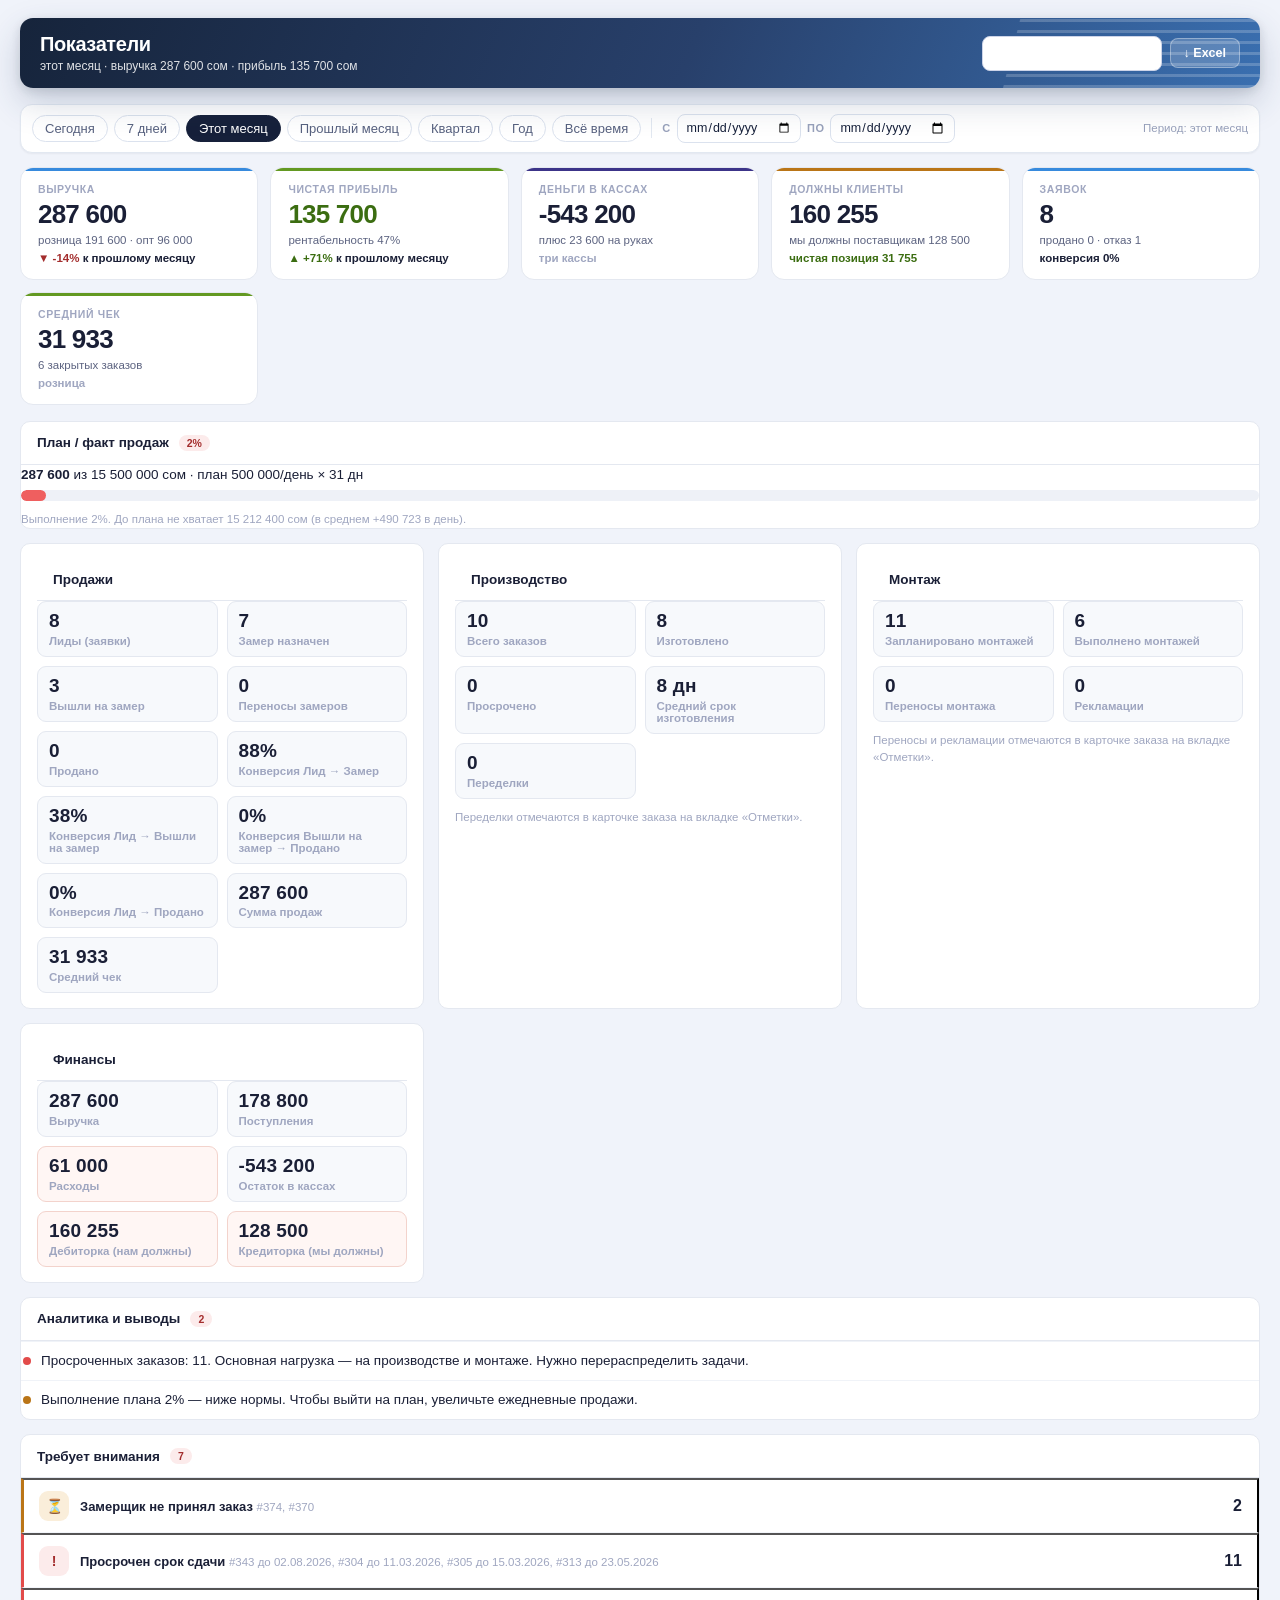
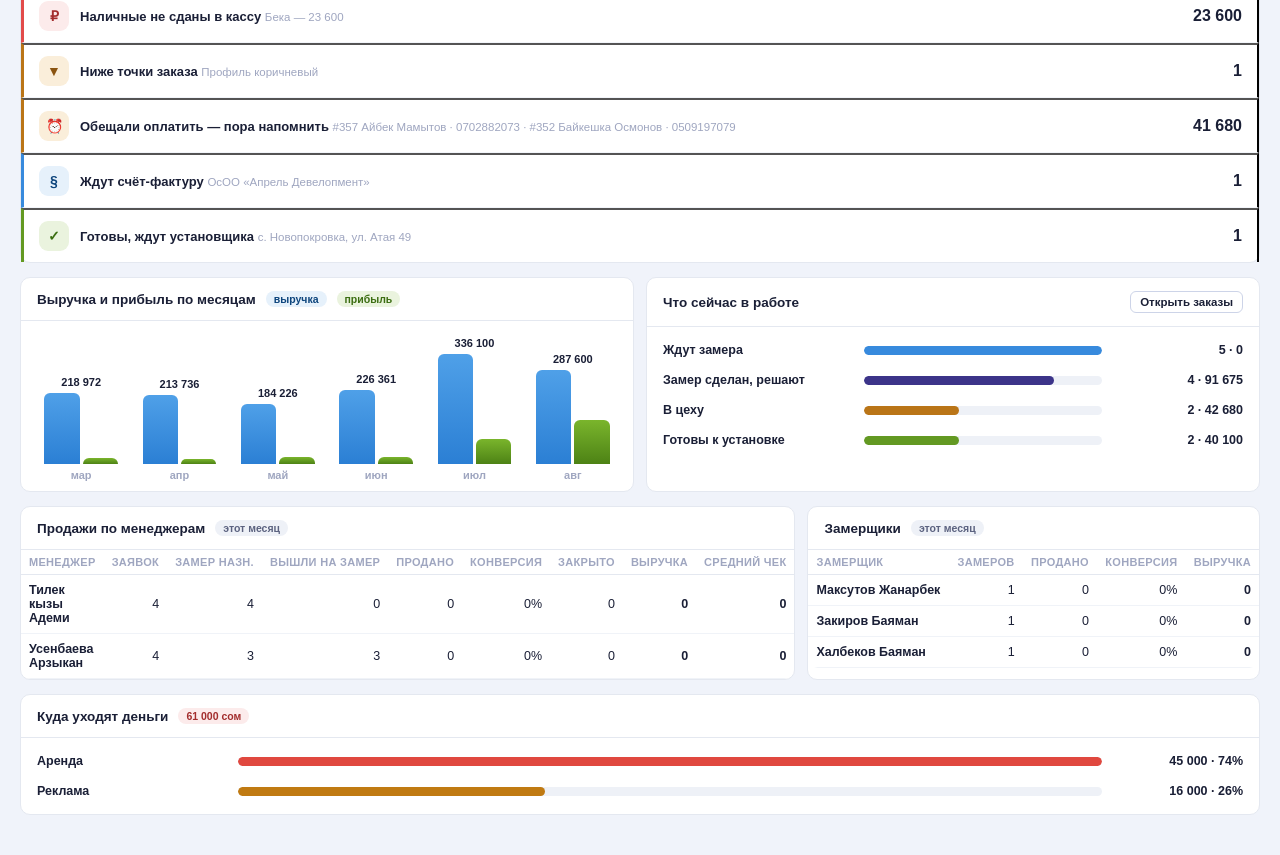
<file: kasymov-dashboard.html>
<!DOCTYPE html>
<html lang="ru">
<head>
<meta charset="UTF-8">
<meta name="viewport" content="width=device-width,initial-scale=1">
<title>Показатели — Kasymov ERP</title>
<link rel="stylesheet" href="kasymov-ui.css">
<style>
:root{--h1:#16243b;--h2:#28406b;--h3:#3a6fb0}
.phead{position:relative;overflow:hidden;align-items:center;padding:15px 20px;margin-bottom:16px;
  border-radius:13px;color:#fff;background:linear-gradient(112deg,var(--h1),var(--h2) 54%,var(--h3));
  box-shadow:0 3px 10px rgba(21,29,41,.12),0 14px 34px rgba(40,64,107,.22)}
.phead::after{content:'';position:absolute;right:-40px;top:-30%;width:290px;height:180%;
  background:repeating-linear-gradient(180deg,rgba(255,255,255,.2) 0 3px,transparent 3px 11px);
  transform:skewX(-14deg);pointer-events:none}
.ptitle{font-size:20px;font-weight:800;color:#fff;letter-spacing:-.02em}
.psub{font-size:12px;color:rgba(255,255,255,.86);margin-top:3px}
.pright{position:relative;z-index:1}
.phead .btn{background:rgba(255,255,255,.18);border-color:rgba(255,255,255,.35);color:#fff}
.phead .btn:hover{background:rgba(255,255,255,.3)}

.num{font-variant-numeric:tabular-nums;font-weight:700;white-space:nowrap}
.q0{color:var(--t3);font-weight:400}
.pos{color:var(--gn-d)} .neg{color:var(--rd-d)}
.money{font-variant-numeric:tabular-nums;font-weight:700;text-align:right;white-space:nowrap}
.tbl tfoot td{background:#f7f9fd;border-top:2px solid var(--bd);font-weight:800}
tr.lnk{cursor:pointer} tr.lnk:hover td{background:#f5f8ff}

/* крупные показатели */
.big{display:grid;grid-template-columns:repeat(auto-fit,minmax(215px,1fr));gap:12px;margin-bottom:16px}
.bg{background:#fff;border:1px solid var(--bd);border-radius:13px;padding:15px 17px;position:relative;overflow:hidden;
    text-align:left;font-family:inherit;cursor:pointer;transition:box-shadow .14s,border-color .14s}
.bg:hover{border-color:var(--line);box-shadow:0 4px 14px rgba(21,29,41,.08)}
.bg::before{content:'';position:absolute;left:0;right:0;top:0;height:3px;background:var(--bl)}
.bg.gn::before{background:var(--gn)} .bg.rd::before{background:var(--rd)}
.bg.am::before{background:var(--am)} .bg.vl::before{background:var(--vl)}
.bg-l{font-size:10.5px;font-weight:800;color:var(--t3);text-transform:uppercase;letter-spacing:.06em}
.bg-v{font-size:26px;font-weight:800;letter-spacing:-.03em;font-variant-numeric:tabular-nums;margin-top:6px;line-height:1}
.bg-s{font-size:11.5px;color:var(--t2);margin-top:5px;line-height:1.4}
.bg-d{font-size:11.5px;font-weight:800;margin-top:4px}

/* тревоги */
.alarm{display:flex;align-items:center;gap:11px;padding:11px 15px;border-bottom:1px solid #f2f5fa;
       cursor:pointer;font-family:inherit;width:100%;text-align:left;background:none;border-left:3px solid transparent}
.alarm:last-child{border-bottom:none}
.alarm:hover{background:#fbfcfe}
.alarm.rd{border-left-color:var(--rd)} .alarm.am{border-left-color:var(--am)}
.alarm.bl{border-left-color:var(--bl)} .alarm.gn{border-left-color:var(--gn)}
.al-ic{width:30px;height:30px;border-radius:9px;display:flex;align-items:center;justify-content:center;
       font-size:14px;font-weight:800;flex-shrink:0}
.al-t{font-size:13px;font-weight:600;line-height:1.35}
.al-s{font-size:11.5px;color:var(--t3);margin-top:2px}
.al-v{margin-left:auto;font-size:16px;font-weight:800;font-variant-numeric:tabular-nums;white-space:nowrap}

/* столбики */
.chart{display:flex;align-items:flex-end;gap:10px;height:170px;padding:16px 16px 10px}
.ch{flex:1;display:flex;flex-direction:column;align-items:center;justify-content:flex-end;gap:5px;height:100%}
.ch-v{font-size:11px;font-weight:800;font-variant-numeric:tabular-nums}
.ch-b{width:100%;max-width:46px;border-radius:6px 6px 0 0;background:linear-gradient(180deg,#4fa0e8,#2b7fd4)}
.ch-b.gn{background:linear-gradient(180deg,#7ab52c,#4d8215)}
.ch-l{font-size:11px;color:var(--t3);font-weight:700}

.prog{display:flex;align-items:center;gap:11px;padding:8px 16px}
.prog-n{width:190px;flex-shrink:0;font-size:12.5px;font-weight:600;min-width:0}
.prog-t{flex:1;height:9px;background:#eef1f7;border-radius:5px;overflow:hidden;min-width:50px}
.prog-t i{display:block;height:100%;border-radius:5px}
.prog-v{min-width:130px;text-align:right;font-variant-numeric:tabular-nums;font-weight:700;font-size:12.5px}
/* отчёт руководителя */
.rep-grid{display:grid;grid-template-columns:repeat(auto-fit,minmax(300px,1fr));gap:14px;margin-bottom:14px}
.card.rep{padding:15px 16px}
.kpi{display:grid;grid-template-columns:repeat(2,1fr);gap:9px}
.kpi-i{background:#f7f9fc;border:1px solid var(--bd);border-radius:9px;padding:9px 11px}
.kpi-i.warn{background:#fff6f4;border-color:#f3d3cc}
.kpi-v{font-size:19px;font-weight:800;letter-spacing:.2px;line-height:1.1}
.kpi-l{font-size:11.5px;color:var(--t3,#8a93a6);margin-top:3px;font-weight:600}
.rep-note{font-size:11.5px;color:var(--t3,#8a93a6);margin-top:10px;line-height:1.5}
.pf-row{font-size:13.5px;margin:2px 0 8px}
.pf-bar{height:11px;border-radius:7px;background:#eef1f7;overflow:hidden}
.pf-bar i{display:block;height:100%;border-radius:7px}
.pf-bar i.gn{background:#35c47a}.pf-bar i.am{background:#f2b23e}.pf-bar i.rd{background:#ef5f5f}
.an{display:flex;gap:10px;align-items:flex-start;font-size:13.5px;line-height:1.5;padding:9px 2px;border-top:1px solid #f0f3f8}
.an:first-of-type{border-top:0}
.an-d{width:8px;height:8px;border-radius:50%;margin-top:6px;flex:0 0 auto}
.tbl-wrap{overflow-x:auto}
.rtbl{width:100%;border-collapse:collapse;font-size:12.5px;white-space:nowrap}
.rtbl th{text-align:left;color:var(--t3,#8a93a6);font-weight:600;font-size:11px;text-transform:uppercase;letter-spacing:.3px;padding:6px 8px;border-bottom:1px solid var(--bd,#e6ebf2)}
.rtbl td{padding:8px 8px;border-bottom:1px solid #f0f3f8;font-variant-numeric:tabular-nums}
.rtbl td.strong{font-weight:600;white-space:normal}
.rtbl td.money{text-align:right;font-weight:600}
.rtbl th:not(:first-child){text-align:right}
.rtbl td:not(.strong){text-align:right}
.rtbl tr:hover td{background:#f7f9fc}
@media (max-width:1000px){ .hide-m{display:none} .prog-n{width:130px} }
@media (max-width:640px){ .hide-s{display:none} .kpi{grid-template-columns:repeat(2,1fr)} }
</style>
</head>
<body>

<div class="page">
  <div class="phead">
    <div>
      <div class="ptitle">Показатели</div>
      <div class="psub" id="sub">—</div>
    </div>
    <div class="pright">
      <select class="inp" id="branch" style="width:180px"></select>
      <button class="btn green" id="btn-primary">↓ Excel</button>
    </div>
  </div>

  <div id="dates"></div>
  <div id="view"></div>
</div>

<script>
/* сообщаем оболочке о сбое, чтобы он не превратился в пустой экран */
window.__errHook = true;
window.addEventListener('error', e => {
  try{ window.parent.postMessage({ ns:'kasymov', type:'moduleError',
       msg:(e.message||'') + ' · ' + (e.lineno||'') }, '*'); }catch(_){}
  const b = document.body;
  if(b) b.insertAdjacentHTML('afterbegin',
    '<div style="background:#7d211c;color:#fff;padding:12px 16px;font:13px/1.5 -apple-system,sans-serif">'
    + '<b>Сбой в разделе.</b> ' + (e.message||'') + '</div>');
});
</script>
<script>document.write('<script src="kasymov-data.js'+(location.search||'')+'"><\/script>');</script>
<script>
const K = window.KASYMOV;
let S = null, P = { preset:'month', from:'', to:'' }, branch = 'all';
const TODAY = '2026-08-03';
const MN = ['янв','фев','мар','апр','май','июн','июл','авг','сен','окт','ноя','дек'];
const CLOSED = ['installed','paid','done'];

K.connect(state => { S = state; render(); }, name => { if(name === 'primary') exportAll(); });

/* ═════════ РАСЧЁТЫ ═════════ */
const staff = id => K.staffName(id);
const R = () => K.rangeOf(P.preset, P.from, P.to);
const ok = (d,f,t) => { const x = (d||'').slice(0,10); return x >= f && x <= t; };
const inR = d => { const [f,t] = R(); return ok(d,f,t); };
const brOk = o => branch === 'all' || o.branch === branch;
const f0 = n => K.fmt(n);

function money(f, t){
  const ords = S.orders.filter(o => CLOSED.includes(o.status) && brOk(o) && ok(o.deadline,f,t));
  const opts = S.docs.filter(d => d.type === 'opt' && ok(d.date,f,t));
  const revR = ords.reduce((a,o) => a + K.orderTotal(o), 0);
  const revO = opts.reduce((a,d) => a + d.lines.reduce((x,l) => x + l.qty * l.price, 0), 0);
  const cost = ords.reduce((a,o) => a + K.orderCost(o, S.goods), 0) +
    opts.reduce((a,d) => a + d.lines.reduce((x,l) => {
      const g = S.goods.find(z => z.id === l.good); return x + l.qty * (g ? g.cost : 0); }, 0), 0);
  const exp = (S.expenses||[]).filter(e => ok(e.date,f,t) && e.cat !== 'Закуп материалов')
    .reduce((a,e) => a + e.sum, 0);
  const rev = revR + revO;
  return { ords, opts, revR, revO, rev, cost, gross:rev - cost, exp, profit:rev - cost - exp };
}
const leads = (f,t) => S.orders.filter(o => brOk(o) && ok(o.created,f,t));
const won = arr => arr.filter(o => !['new','assigned','measured','thinking','rejected'].includes(o.status));

/* ═════════ РЕНДЕР ═════════ */
function render(){
  if(!S) return;
  document.getElementById('branch').innerHTML =
    `<option value="all">Все филиалы</option>` +
    K.BRANCHES.map(b => `<option value="${b.id}" ${branch===b.id?'selected':''}>${b.name}</option>`).join('');
  document.getElementById('branch').onchange = e => { branch = e.target.value; render(); };

  document.getElementById('dates').innerHTML = K.dateBar(P.preset, P.from, P.to);
  K.bindDateBar(v => { P = v; render(); }, P);

  const [f,t] = R();
  const m = money(f,t);
  const l = leads(f,t), w = won(l);
  const st = staffTables(f,t);
  const prevR = K.rangeOf('prev');
  const pm = money(prevR[0], prevR[1]);
  const bal = K.balances(S);
  const cash = K.ACCOUNTS.reduce((a,x) => a + bal[x.id], 0);
  const hands = K.cashOnHand(S);
  const onH = hands.reduce((a,c) => a + c.sum, 0);
  const debt = S.orders.filter(o => brOk(o) && o.status !== 'rejected').reduce((a,o) => a + K.orderOwe(o), 0);
  const supDebt = S.suppliers.reduce((a,s) => a + s.debt, 0);

  document.getElementById('sub').textContent =
    `${K.rangeName(P.preset, P.from, P.to)} · выручка ${K.money(m.rev)} · прибыль ${K.money(m.profit)}`;

  const d = (a,b) => b ? Math.round((a - b) / Math.abs(b) * 100) : 0;
  const arrow = v => v > 0 ? `<span class="pos">▲ +${v}%</span>`
    : v < 0 ? `<span class="neg">▼ ${v}%</span>` : '<span class="q0">без изменений</span>';

  document.getElementById('view').innerHTML = `
    <div class="big">
      <button class="bg" data-go="reports"><div class="bg-l">Выручка</div>
        <div class="bg-v">${f0(m.rev)}</div>
        <div class="bg-s">розница ${f0(m.revR)} · опт ${f0(m.revO)}</div>
        <div class="bg-d">${arrow(d(m.rev, pm.rev))} к прошлому месяцу</div></button>
      <button class="bg ${m.profit>=0?'gn':'rd'}" data-go="finance"><div class="bg-l">Чистая прибыль</div>
        <div class="bg-v ${m.profit>=0?'pos':'neg'}">${f0(m.profit)}</div>
        <div class="bg-s">рентабельность ${m.rev?Math.round(m.profit/m.rev*100):0}%</div>
        <div class="bg-d">${arrow(d(m.profit, pm.profit))} к прошлому месяцу</div></button>
      <button class="bg vl" data-go="finance"><div class="bg-l">Деньги в кассах</div>
        <div class="bg-v">${f0(cash)}</div>
        <div class="bg-s">${onH ? 'плюс ' + f0(onH) + ' на руках' : 'на руках ничего нет'}</div>
        <div class="bg-d q0">три кассы</div></button>
      <button class="bg am" data-go="finance"><div class="bg-l">Должны клиенты</div>
        <div class="bg-v">${f0(debt)}</div>
        <div class="bg-s">мы должны поставщикам ${f0(supDebt)}</div>
        <div class="bg-d ${debt-supDebt>=0?'pos':'neg'}">чистая позиция ${f0(debt - supDebt)}</div></button>
      <button class="bg" data-go="orders"><div class="bg-l">Заявок</div>
        <div class="bg-v">${l.length}</div>
        <div class="bg-s">продано ${w.length} · отказ ${l.filter(o=>o.status==='rejected').length}</div>
        <div class="bg-d">конверсия ${l.length?Math.round(w.length/l.length*100):0}%</div></button>
      <button class="bg gn" data-go="orders"><div class="bg-l">Средний чек</div>
        <div class="bg-v">${m.ords.length?f0(m.revR/m.ords.length):0}</div>
        <div class="bg-s">${m.ords.length} закрытых заказов</div>
        <div class="bg-d q0">розница</div></button>
    </div>

    ${planFact(m)}
    ${reportBlocks(f,t,m)}
    ${analytics(f,t,m,pm)}
    ${alarms()}

    <div class="grid2" style="margin-bottom:14px">
      <div class="card">
        <div class="card-h"><div class="card-t">Выручка и прибыль по месяцам</div>
          <span class="chip bl">выручка</span><span class="chip gn">прибыль</span></div>
        ${monthChart()}
      </div>
      <div class="card">
        <div class="card-h"><div class="card-t">Что сейчас в работе</div>
          <span style="margin-left:auto"></span><button class="btn sm" data-go="orders">Открыть заказы</button></div>
        ${pipeline()}
      </div>
    </div>

    <div class="grid2">
      <div class="card">
        <div class="card-h"><div class="card-t">Продажи по менеджерам</div>
          <span class="chip gy">${K.rangeName(P.preset,P.from,P.to)}</span></div>
        ${st.mgTbl}
      </div>
      <div class="card">
        <div class="card-h"><div class="card-t">Замерщики</div>
          <span class="chip gy">${K.rangeName(P.preset,P.from,P.to)}</span></div>
        ${st.meTbl}
      </div>
    </div>
    <div class="card" style="margin-top:14px">
      <div class="card-h"><div class="card-t">Куда уходят деньги</div>
        <span class="chip rd">${K.money(m.exp)}</span></div>
      ${expenses(f,t,m)}
    </div>`;

  document.querySelectorAll('[data-go]').forEach(b => b.addEventListener('click', () => {
    if(window.parent !== window)
      window.parent.postMessage({ ns:'kasymov', type:'goto', page:b.dataset.go }, '*');
  }));
}

/* ═════════ ОТЧЁТ РУКОВОДИТЕЛЯ ═════════ */
const DAILY_PLAN = (S && S.plan && +S.plan.daily) || 500000;   /* план продаж в день, сом */
function periodDays(){ const [f,t] = R(); return Math.max(1, Math.round((new Date(t)-new Date(f))/864e5)+1); }
function planTarget(){ const s = (S && S.plan && +S.plan.daily) || DAILY_PLAN; return s * periodDays(); }

const ORD = s => ({new:0,assigned:1,measured:2,ordered:3,thinking:3,rejected:3,toShop:4,ready:5,toSenior:6,toInstall:7,installed:8,paid:9,done:9})[s] || 0;
const pc = (a,b) => b ? Math.round(a/b*100) : 0;
/* сумма отметок (переносы/переделки/рекламации) по всем заказам за период */
const markCount = (key,f,t) => S.orders.filter(brOk)
  .reduce((a,o) => a + ((o[key]||[]).filter(e => ok(e.at,f,t)).length), 0);

function salesStats(f,t){
  const l = leads(f,t);
  const assigned = l.filter(o => o.status !== 'new');       /* замер назначен */
  const went     = l.filter(o => ORD(o.status) >= 2);        /* вышли на замер (состоялся) */
  const contracts= won(l);                                   /* договоры (продано) */
  const m = money(f,t);
  return { leads:l.length, assigned:assigned.length, went:went.length, contracts:contracts.length,
    resched: markCount('reschedMeas',f,t),
    convLA:pc(assigned.length,l.length), convLW:pc(went.length,l.length),
    convWD:pc(contracts.length,went.length), convLD:pc(contracts.length,l.length),
    rev:m.rev, avg: m.ords.length ? Math.round(m.revR/m.ords.length) : 0 };
}
function prodStats(f,t){
  const cur = S.orders.filter(brOk);
  const total = S.orders.filter(o => brOk(o) && ORD(o.status) >= 4 && ok(o.deadline,f,t)).length;
  const made  = S.orders.filter(o => brOk(o) && ORD(o.status) >= 5 && ok(o.deadline,f,t)).length;
  const late  = cur.filter(o => ['toShop','ready'].includes(o.status) && o.deadline < TODAY).length;
  const doneP = S.orders.filter(o => brOk(o) && CLOSED.includes(o.status) && ok(o.deadline,f,t));
  const avg = doneP.length ? Math.round(doneP.reduce((a,o)=>a+Math.max(0,(new Date(o.deadline)-new Date((o.created||'').slice(0,10)))/864e5),0)/doneP.length) : 0;
  return { total, made, late, avg, rework: markCount('reworks',f,t) };
}
function instStats(f,t){
  const cur = S.orders.filter(brOk);
  const planned = cur.filter(o => ['toInstall','installed'].includes(o.status)).length;
  const done    = S.orders.filter(o => brOk(o) && ['installed','paid','done'].includes(o.status) && ok(o.deadline,f,t)).length;
  return { planned, done, resched: markCount('reschedInstall',f,t), claims: markCount('claims',f,t) };
}
function finStats(f,t,m){
  const income = (K.moneyIn(S)||[]).filter(x => ok(x.date,f,t)).reduce((a,x)=>a+x.sum,0);
  const bal = K.balances(S);
  const cash = K.ACCOUNTS.reduce((a,x)=>a+bal[x.id],0);
  const debt = S.orders.filter(o => brOk(o) && o.status !== 'rejected').reduce((a,o)=>a+K.orderOwe(o),0);
  const credit = (S.suppliers||[]).reduce((a,s)=>a+(s.debt||0),0);
  return { rev:m.rev, income, exp:m.exp, cash, debt, credit };
}
function mgrKPI(f,t){
  return K.byRole('manager').map(s => {
    const l = leads(f,t).filter(o => o.manager === s.id);
    const went = l.filter(o => ORD(o.status) >= 2);
    const sold = won(l);
    const closed = l.filter(o => CLOSED.includes(o.status));
    const rev = closed.reduce((a,o)=>a+K.orderTotal(o),0);
    return { name:s.name, leads:l.length, meas:l.filter(o=>o.status!=='new').length, went:went.length,
      sold:sold.length, conv:pc(sold.length,l.length), closed:closed.length, rev, avg: closed.length?Math.round(rev/closed.length):0 };
  }).filter(r => r.leads > 0).sort((a,b) => b.rev - a.rev);
}
function measKPI(f,t){
  return K.byRole('measurer').map(s => {
    const l = S.orders.filter(o => brOk(o) && o.measurer === s.id && ok(o.created,f,t));
    const went = l.filter(o => ORD(o.status) >= 2);
    const sold = won(l);
    const closed = l.filter(o => CLOSED.includes(o.status));
    const rev = closed.reduce((a,o)=>a+K.orderTotal(o),0);
    return { name:s.name, meas:went.length, sold:sold.length, conv:pc(sold.length,went.length), rev };
  }).filter(r => r.meas > 0).sort((a,b) => b.rev - a.rev);
}
function staffTables(f,t){
  const mg = mgrKPI(f,t), me = measKPI(f,t);
  const mgTbl = mg.length ? `<div class="tbl-wrap"><table class="rtbl">
    <thead><tr><th>Менеджер</th><th>Заявок</th><th>Замер назн.</th><th>Вышли на замер</th><th>Продано</th><th>Конверсия</th><th>Закрыто</th><th>Выручка</th><th>Средний чек</th></tr></thead>
    <tbody>${mg.map(r=>`<tr><td class="strong">${K.esc(r.name)}</td><td>${r.leads}</td><td>${r.meas}</td><td>${r.went}</td><td>${r.sold}</td><td>${r.conv}%</td><td>${r.closed}</td><td class="money">${f0(r.rev)}</td><td class="money">${f0(r.avg)}</td></tr>`).join('')}</tbody></table></div>`
    : '<div class="q0" style="padding:10px">Нет данных за период</div>';
  const meTbl = me.length ? `<div class="tbl-wrap"><table class="rtbl">
    <thead><tr><th>Замерщик</th><th>Замеров</th><th>Продано</th><th>Конверсия</th><th>Выручка</th></tr></thead>
    <tbody>${me.map(r=>`<tr><td class="strong">${K.esc(r.name)}</td><td>${r.meas}</td><td>${r.sold}</td><td>${r.conv}%</td><td class="money">${f0(r.rev)}</td></tr>`).join('')}</tbody></table></div>`
    : '<div class="q0" style="padding:10px">Нет данных за период</div>';
  return { mgTbl, meTbl };
}

function kpiCard(title, cls, rows, note){
  return `<div class="card rep">
    <div class="card-h"><div class="card-t">${title}</div></div>
    <div class="kpi">${rows.map(r => `<div class="kpi-i${r.warn?' warn':''}">
      <div class="kpi-v">${r.v}</div><div class="kpi-l">${r.l}</div></div>`).join('')}</div>
    ${note ? `<div class="rep-note">${note}</div>` : ''}</div>`;
}
function reportBlocks(f,t,m){
  const s = salesStats(f,t), p = prodStats(f,t), i = instStats(f,t), fin = finStats(f,t,m);
  return `<div class="rep-grid">
    ${kpiCard('Продажи','bl',[
      {v:s.leads,l:'Лиды (заявки)'},{v:s.assigned,l:'Замер назначен'},{v:s.went,l:'Вышли на замер'},
      {v:s.resched,l:'Переносы замеров',warn:s.resched>0},{v:s.contracts,l:'Продано'},
      {v:s.convLA+'%',l:'Конверсия Лид → Замер'},{v:s.convLW+'%',l:'Конверсия Лид → Вышли на замер'},
      {v:s.convWD+'%',l:'Конверсия Вышли на замер → Продано'},{v:s.convLD+'%',l:'Конверсия Лид → Продано'},
      {v:f0(s.rev),l:'Сумма продаж'},{v:f0(s.avg),l:'Средний чек'} ])}
    ${kpiCard('Производство','am',[
      {v:p.total,l:'Всего заказов'},{v:p.made,l:'Изготовлено'},{v:p.late,l:'Просрочено',warn:p.late>0},
      {v:p.avg+' дн',l:'Средний срок изготовления'},{v:p.rework,l:'Переделки',warn:p.rework>0} ],
      'Переделки отмечаются в карточке заказа на вкладке «Отметки».')}
    ${kpiCard('Монтаж','gn',[
      {v:i.planned,l:'Запланировано монтажей'},{v:i.done,l:'Выполнено монтажей'},
      {v:i.resched,l:'Переносы монтажа',warn:i.resched>0},{v:i.claims,l:'Рекламации',warn:i.claims>0} ],
      'Переносы и рекламации отмечаются в карточке заказа на вкладке «Отметки».')}
    ${kpiCard('Финансы','vl',[
      {v:f0(fin.rev),l:'Выручка'},{v:f0(fin.income),l:'Поступления'},{v:f0(fin.exp),l:'Расходы',warn:fin.exp>0},
      {v:f0(fin.cash),l:'Остаток в кассах'},{v:f0(fin.debt),l:'Дебиторка (нам должны)',warn:fin.debt>0},
      {v:f0(fin.credit),l:'Кредиторка (мы должны)',warn:fin.credit>0} ])}
  </div>`;
}

function planFact(m){
  const plan = planTarget(), fact = m.rev, pct = plan ? Math.round(fact/plan*100) : 0;
  const need = Math.max(0, plan - fact), days = periodDays();
  const perDay = (S && S.plan && +S.plan.daily) || DAILY_PLAN;
  const cls = pct>=100?'gn':pct>=80?'am':'rd';
  const verdict = pct>=100 ? 'План выполнен — отличная работа.'
    : `Выполнение ${pct}%. До плана не хватает ${f0(need)} сом` + (days>1?` (в среднем +${f0(Math.round(need/days))} в день)`:'') + '.';
  return `<div class="card" style="margin-bottom:14px">
    <div class="card-h"><div class="card-t">План / факт продаж</div>
      <span class="chip ${cls}">${pct}%</span></div>
    <div class="pf-row"><b>${f0(fact)}</b> из ${f0(plan)} сом · план ${f0(perDay)}/день × ${days} дн</div>
    <div class="pf-bar"><i class="${cls}" style="width:${Math.min(100,pct)}%"></i></div>
    <div class="rep-note">${verdict}</div></div>`;
}

function analytics(f,t,m,pm){
  const out = [];
  const cur = salesStats(f,t);
  const pr  = R.__prev || null;
  const prevR = K.rangeOf('prev'); const sp = salesStats(prevR[0], prevR[1]);
  const dRev = pm.rev ? Math.round((m.rev - pm.rev)/pm.rev*100) : 0;
  if(dRev <= -15) out.push({c:'rd',t:`Продажи снизились на ${Math.abs(dRev)}% относительно прошлого периода. Причина — меньше замеров/продаж. Усильте обзвон лидов и контроль менеджеров.`});
  else if(dRev >= 15) out.push({c:'gn',t:`Продажи выросли на ${dRev}%. Удержите темп и следите за загрузкой цеха, чтобы не появились просрочки.`});
  if(sp.convMD && cur.convMD && cur.convMD < sp.convMD - 10)
    out.push({c:'am',t:`Конверсия Замер→Продано упала с ${sp.convMD}% до ${cur.convMD}%. Проверьте работу замерщиков и качество коммерческих предложений.`});
  const late = S.orders.filter(o => brOk(o) && !['done','paid','rejected'].includes(o.status) && o.deadline < TODAY).length;
  if(late > 5) out.push({c:'rd',t:`Просроченных заказов: ${late}. Основная нагрузка — на производстве и монтаже. Нужно перераспределить задачи.`});
  const plan = planTarget(), pct = plan ? Math.round(m.rev/plan*100) : 0;
  if(pct < 80) out.push({c:'am',t:`Выполнение плана ${pct}% — ниже нормы. Чтобы выйти на план, увеличьте ежедневные продажи.`});
  const debt = S.orders.filter(o => brOk(o) && o.status !== 'rejected').reduce((a,o)=>a+K.orderOwe(o),0);
  if(debt > 1000000) out.push({c:'am',t:`Дебиторская задолженность ${f0(debt)} сом. Напомните клиентам об оплате, чтобы не замораживать деньги.`});
  if(!out.length) out.push({c:'gn',t:'Ключевые показатели в норме, критичных отклонений нет.'});
  return `<div class="card" style="margin-bottom:14px">
    <div class="card-h"><div class="card-t">Аналитика и выводы</div>
      <span class="chip ${out.some(x=>x.c==='rd')?'rd':out.some(x=>x.c==='am')?'am':'gn'}">${out.length}</span></div>
    ${out.map(x => `<div class="an ${x.c}"><span class="an-d" style="background:var(--${x.c})"></span>${x.t}</div>`).join('')}
  </div>`;
}

/* ── тревоги: что требует решения прямо сейчас ── */
function alarms(){
  const list = [];
  const wait = S.orders.filter(o => brOk(o) && o.status === 'assigned' && o.measurer && !o.accepted);
  if(wait.length) list.push({ c:'am', i:'⏳', t:'Замерщик не принял заказ',
    s:wait.map(o => '#' + o.num).join(', '), v:wait.length });

  const late = S.orders.filter(o => brOk(o) && !['done','paid','rejected'].includes(o.status)
    && o.deadline < TODAY);
  if(late.length) list.push({ c:'rd', i:'!', t:'Просрочен срок сдачи',
    s:late.map(o => '#' + o.num + ' до ' + K.dmy(o.deadline)).slice(0,4).join(', '), v:late.length });

  const hands = K.cashOnHand(S);
  const onH = hands.reduce((a,c) => a + c.sum, 0);
  if(onH) list.push({ c:'rd', i:'₽', t:'Наличные не сданы в кассу',
    s:hands.map(c => staff(c.who).split(' ')[0] + ' — ' + K.fmt(c.sum)).join(', '), v:K.fmt(onH) });

  const zero = S.goods.filter(g => K.total(g) <= 0);
  if(zero.length) list.push({ c:'rd', i:'□', t:'Нет на складе',
    s:zero.map(g => g.name).slice(0,3).join(', ') + (zero.length > 3 ? ' и ещё ' + (zero.length-3) : ''), v:zero.length });

  const low = S.goods.filter(g => { const q = K.total(g); return q > 0 && q < g.min; });
  if(low.length) list.push({ c:'am', i:'▼', t:'Ниже точки заказа',
    s:low.map(g => g.name).slice(0,3).join(', '), v:low.length });

  const due = K.dueToday(S).filter(brOk);
  if(due.length) list.push({ c:'am', i:'⏰', t:'Обещали оплатить — пора напомнить',
    s:due.map(o => '#' + o.num + ' ' + o.client + ' · ' + o.phone).slice(0,3).join(' · '),
    v:K.fmt(due.reduce((a2,o) => a2 + K.orderOwe(o), 0)) });

  const inv = (S.invoices||[]).filter(i => i.status === 'requested');
  if(inv.length) list.push({ c:'bl', i:'§', t:'Ждут счёт-фактуру',
    s:inv.map(i => i.company.name).join(', '), v:inv.length });

  const overLimit = S.buyers.filter(b => b.balance > b.limit);
  if(overLimit.length) list.push({ c:'rd', i:'!', t:'Оптовик превысил лимит долга',
    s:overLimit.map(b => b.name).join(', '), v:overLimit.length });

  const ready = S.orders.filter(o => brOk(o) && o.status === 'ready');
  if(ready.length) list.push({ c:'gn', i:'✓', t:'Готовы, ждут установщика',
    s:ready.map(o => o.addr).slice(0,3).join(' · '), v:ready.length });

  return `<div class="card" style="margin-bottom:14px">
    <div class="card-h"><div class="card-t">Требует внимания</div>
      <span class="chip ${list.some(x=>x.c==='rd')?'rd':list.length?'am':'gn'}">${list.length}</span></div>
    ${list.length ? list.map(x => `<button class="alarm ${x.c}">
      <span class="al-ic" style="background:var(--${x.c}-l);color:var(--${x.c}-d)">${x.i}</span>
      <span style="min-width:0"><span class="al-t">${x.t}</span>
        <span class="al-s">${K.esc(x.s)}</span></span>
      <span class="al-v">${x.v}</span></button>`).join('')
      : '<div class="empty"><div class="empty-t">Всё спокойно</div><div class="empty-s">Ничего не горит</div></div>'}
  </div>`;
}

/* ── столбики по месяцам ── */
function monthChart(){
  const data = MN.map((n,i) => {
    const mo = String(i+1).padStart(2,'0');
    const m = money(`2026-${mo}-01`, `2026-${mo}-31`);
    return { n, rev:m.rev, pr:m.profit };
  }).filter((x,i) => i >= 2 && i <= 7);
  const mx = Math.max(1, ...data.map(x => x.rev));
  const H = 110;
  return `<div class="chart">${data.map(x => `<div class="ch" title="${x.n}: выручка ${f0(x.rev)}, прибыль ${f0(x.pr)}">
    <div class="ch-v">${x.rev ? f0(x.rev) : ''}</div>
    <div style="width:100%;display:flex;gap:3px;align-items:flex-end;justify-content:center">
      <div class="ch-b" style="height:${Math.max(2, x.rev/mx*H)}px;width:40%"></div>
      <div class="ch-b gn" style="height:${Math.max(2, Math.abs(x.pr)/mx*H)}px;width:40%"></div>
    </div>
    <div class="ch-l">${x.n}</div></div>`).join('')}</div>`;
}

/* ── воронка текущей работы ── */
function pipeline(){
  const g = ks => S.orders.filter(o => brOk(o) && ks.includes(o.status));
  const rows = [
    ['Ждут замера', g(['new','assigned']), 'var(--bl)'],
    ['Замер сделан, решают', g(['measured','thinking']), 'var(--vl)'],
    ['В цеху', g(['toShop']), 'var(--am)'],
    ['Готовы к установке', g(['ready','toInstall']), 'var(--gn)'],
  ];
  const mx = Math.max(1, ...rows.map(r => r[1].length));
  return `<div style="padding:8px 0">${rows.map(([n,arr,c]) => `<div class="prog">
    <span class="prog-n">${n}</span>
    <span class="prog-t"><i style="width:${arr.length/mx*100}%;background:${c}"></i></span>
    <span class="prog-v">${arr.length} · ${f0(arr.reduce((a,o) => a + K.orderTotal(o), 0))}</span>
  </div>`).join('')}</div>`;
}

/* ── менеджеры ── */
function people(){
  const [f,t] = R();
  const l = leads(f,t);
  const rows = K.byRole('manager').map(s => {
    const my = l.filter(o => o.manager === s.id);
    const w = won(my);
    const closed = S.orders.filter(o => o.manager === s.id && brOk(o)
      && CLOSED.includes(o.status) && ok(o.deadline,f,t));
    return { s, cnt:my.length, won:w.length, sum:closed.reduce((a,o) => a + K.orderTotal(o), 0) };
  }).filter(x => x.cnt || x.sum).sort((a,b) => b.sum - a.sum);
  const mx = Math.max(1, ...rows.map(r => r.sum));
  return rows.length ? `<div style="padding:8px 0">${rows.map(x => `<div class="prog">
    <span class="prog-n">${K.esc(x.s.name)}
      <div class="q0" style="font-size:11px">${x.cnt} заявок · продал ${x.won}</div></span>
    <span class="prog-t"><i style="width:${x.sum/mx*100}%;background:linear-gradient(90deg,#5f9a1e,#8cc23f)"></i></span>
    <span class="prog-v">${f0(x.sum)}</span></div>`).join('')}</div>`
    : '<div class="empty"><div class="empty-t">За период нет данных</div></div>';
}

/* ── расходы ── */
function expenses(f, t, m){
  const by = {};
  (S.expenses||[]).filter(e => ok(e.date,f,t) && e.cat !== 'Закуп материалов')
    .forEach(e => by[e.cat] = (by[e.cat] || 0) + e.sum);
  const rows = Object.entries(by).sort((a,b) => b[1] - a[1]);
  const mx = Math.max(1, ...rows.map(r => r[1]));
  const COL = ['#e0483f','#c07a12','#2b7fd4','#5f9a1e','#4b3f9e','#8a5f42','#98a1bb'];
  return rows.length ? `<div style="padding:8px 0">${rows.map(([n,v],i) => `<div class="prog">
    <span class="prog-n">${n}</span>
    <span class="prog-t"><i style="width:${v/mx*100}%;background:${COL[i%COL.length]}"></i></span>
    <span class="prog-v">${f0(v)} · ${Math.round(v/m.exp*100)}%</span></div>`).join('')}</div>`
    : '<div class="empty"><div class="empty-t">За период расходов не было</div></div>';
}

/* ── выгрузка сводки ── */
function exportAll(){
  const [f,t] = R();
  const m = money(f,t), l = leads(f,t), w = won(l);
  K.toExcel('Сводка ' + K.rangeName(P.preset,P.from,P.to),
    ['Показатель','Значение'],
    [['Период', K.dmy(f) + ' — ' + K.dmy(t)],
     ['Филиал', branch === 'all' ? 'Все' : (K.BRANCHES.find(b => b.id === branch)||{}).name],
     ['Выручка всего', m.rev], ['Выручка розница', m.revR], ['Выручка опт', m.revO],
     ['Себестоимость', Math.round(m.cost)], ['Валовая прибыль', Math.round(m.gross)],
     ['Расходы', m.exp], ['Чистая прибыль', Math.round(m.profit)],
     ['Рентабельность, %', m.rev?Math.round(m.profit/m.rev*100):0],
     ['Заявок', l.length], ['Продано', w.length],
     ['Конверсия, %', l.length?Math.round(w.length/l.length*100):0],
     ['Закрыто заказов', m.ords.length],
     ['Средний чек', m.ords.length?Math.round(m.revR/m.ords.length):0]]);
}
</script>
</body>
</html>
</file>
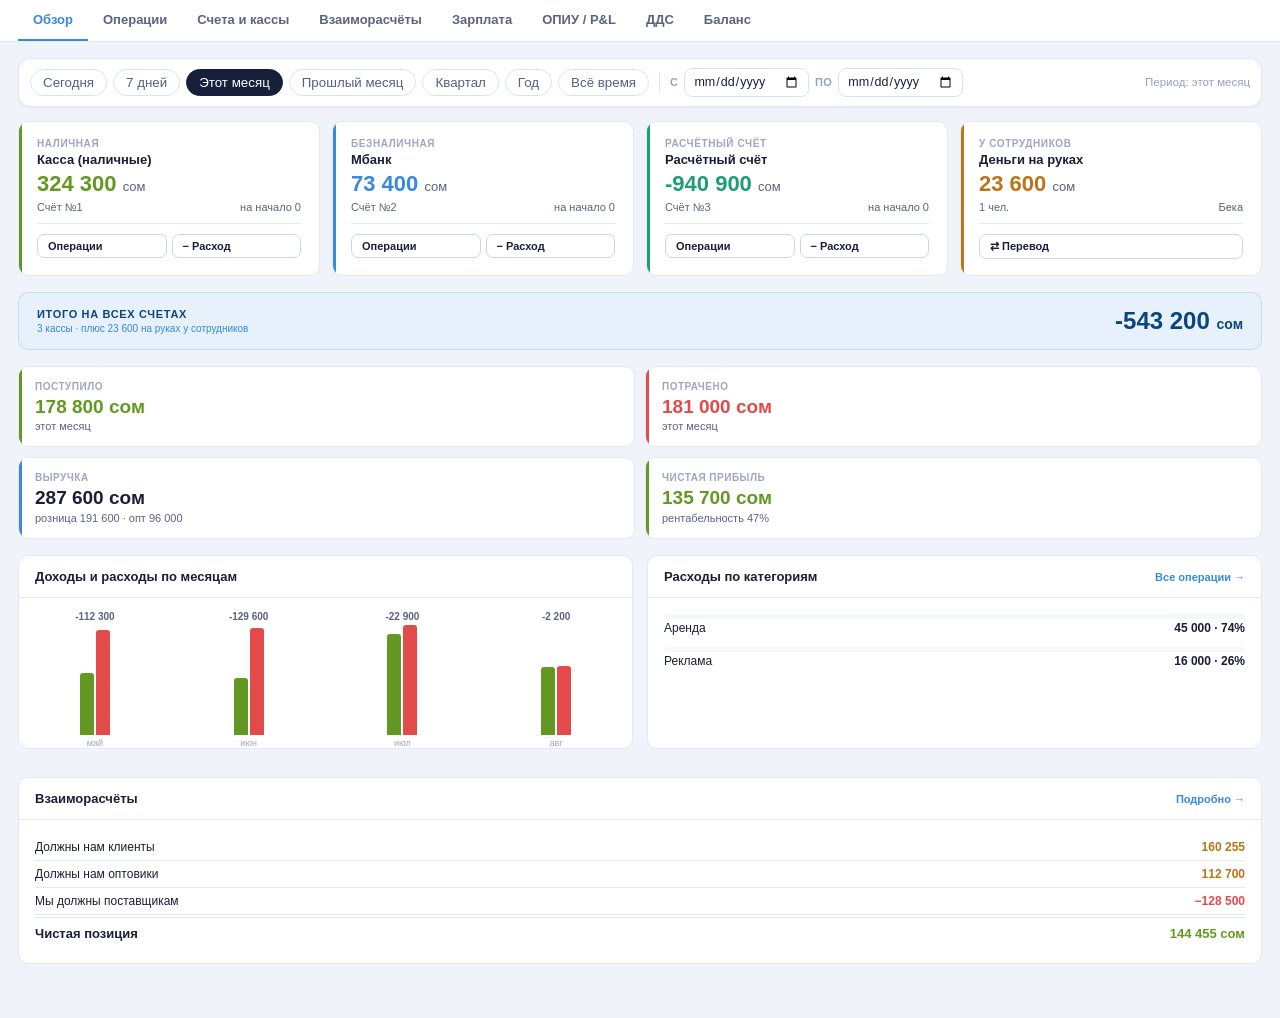
<file: kasymov-finance.html>
<!DOCTYPE html>
<html lang="ru">
<head>
<meta charset="UTF-8">
<meta name="viewport" content="width=device-width,initial-scale=1">
<title>Финансы — Kasymov ERP</title>
<style>

*{box-sizing:border-box;margin:0;padding:0}
:root{
  --bg:#f0f3fa;--w:#fff;--s2:#f5f7fb;--bd:#e4e8f0;--bd2:#cdd4e8;
  --tx:#1a1f36;--mu:#5c6380;--hi:#9fa6c0;
  --bl:#378add;--bl-l:#e6f1fb;--bl-d:#0c447c;
  --gn:#3b6d11;--gn-l:#eaf3de;--gn-d:#173404;--gn-m:#639922;
  --rd:#a32d2d;--rd-l:#fcebeb;--rd-d:#501313;--rd-m:#e24b4a;
  --am:#633806;--am-l:#faeeda;--am-d:#412402;--am-m:#ba7517;
  --pu:#3c3489;--pu-l:#eeedfe;--pu-d:#26215c;--pu-m:#7f77dd;
  --tl:#085041;--tl-l:#e1f5ee;--tl-d:#04342c;--tl-m:#1d9e75;
  --r:10px;--rs:7px;
}
body{font-family:-apple-system,BlinkMacSystemFont,'Segoe UI',sans-serif;background:var(--bg);color:var(--tx);display:flex;height:100vh;overflow:hidden;font-size:14px}
/* SIDEBAR */
.sb{width:56px;background:#0d1523;display:flex;flex-direction:column;align-items:center;padding:12px 0;gap:4px;flex-shrink:0}
.sb-logo{width:36px;height:36px;background:var(--bl);border-radius:9px;display:flex;align-items:center;justify-content:center;font-weight:900;font-size:16px;color:#fff;margin-bottom:10px;cursor:pointer}
.sb-ico{width:36px;height:36px;border-radius:8px;display:flex;align-items:center;justify-content:center;cursor:pointer;color:rgba(255,255,255,.35);transition:all .12s;position:relative}
.sb-ico:hover{background:rgba(255,255,255,.08);color:rgba(255,255,255,.8)}
.sb-ico.active{background:rgba(55,138,221,.25);color:#6ab0f5}
.sb-ico svg{width:18px;height:18px}
.sb-div{width:28px;height:1px;background:rgba(255,255,255,.07);margin:4px 0}
.sb-tip{position:absolute;left:46px;background:#1a2540;color:#fff;font-size:11px;font-weight:600;padding:4px 8px;border-radius:5px;white-space:nowrap;pointer-events:none;opacity:0;transition:opacity .12s;z-index:100}
.sb-ico:hover .sb-tip{opacity:1}
/* MAIN */
.main{flex:1;display:flex;flex-direction:column;overflow:hidden;min-width:0}
.topbar{height:52px;background:var(--w);border-bottom:1px solid var(--bd);display:flex;align-items:center;padding:0 18px;gap:10px;flex-shrink:0}
.tb-title{font-size:16px;font-weight:700}
.tb-right{margin-left:auto;display:flex;align-items:center;gap:7px}
.btn{display:inline-flex;align-items:center;gap:5px;padding:7px 13px;border-radius:var(--rs);font-size:12px;font-weight:600;cursor:pointer;border:1px solid var(--bd2);background:var(--w);color:var(--tx);transition:all .12s;white-space:nowrap}
.btn:hover{background:var(--s2)}
.btn-primary{background:var(--bl);color:#fff;border-color:var(--bl)}.btn-primary:hover{background:var(--bl-d)}
.btn-green{background:var(--gn-m);color:#fff;border-color:var(--gn-m)}.btn-green:hover{background:var(--gn)}
.btn-red{background:var(--rd-m);color:#fff;border-color:var(--rd-m)}.btn-red:hover{background:var(--rd)}
.btn-amber{background:var(--am-m);color:#fff;border-color:var(--am-m)}.btn-amber:hover{background:var(--am)}
.btn-sm{padding:5px 10px;font-size:11px}
/* SUBNAV */
.subnav{background:var(--w);border-bottom:1px solid var(--bd);padding:0 18px;display:flex;align-items:center;flex-shrink:0;overflow-x:auto}
.sn-tab{padding:12px 15px;font-size:13px;font-weight:600;color:var(--mu);border-bottom:2px solid transparent;cursor:pointer;transition:all .12s;display:flex;align-items:center;gap:6px;white-space:nowrap}
.sn-tab:hover{color:var(--tx)}
.sn-tab.active{color:var(--bl);border-bottom-color:var(--bl)}
/* CONTENT */
.content{flex:1;overflow-y:auto}
::-webkit-scrollbar{width:4px;height:4px}
::-webkit-scrollbar-thumb{background:var(--bd2);border-radius:4px}
.view{display:none;padding:16px 18px}
.view.active{display:block}
/* KPI */
.kpi-row{display:grid;gap:10px;margin-bottom:16px}
.k4{grid-template-columns:repeat(4,minmax(0,1fr))}
.k3{grid-template-columns:repeat(3,minmax(0,1fr))}
.k2{grid-template-columns:repeat(2,minmax(0,1fr))}
.kpi{background:var(--w);border:1px solid var(--bd);border-radius:var(--r);padding:14px 16px;position:relative;overflow:hidden;cursor:pointer;transition:border-color .12s}
.kpi:hover{border-color:var(--bd2)}
.kpi::before{content:'';position:absolute;left:0;top:0;bottom:0;width:3px}
.kpi.bl::before{background:var(--bl)}.kpi.gn::before{background:var(--gn-m)}.kpi.rd::before{background:var(--rd-m)}.kpi.am::before{background:var(--am-m)}.kpi.pu::before{background:var(--pu-m)}.kpi.tl::before{background:var(--tl-m)}
.kpi-l{font-size:10px;color:var(--hi);font-weight:600;text-transform:uppercase;letter-spacing:.05em;margin-bottom:4px}
.kpi-v{font-size:20px;font-weight:800;line-height:1;margin-bottom:3px}
.kpi-s{font-size:11px;color:var(--mu);display:flex;align-items:center;gap:4px}
.d{display:inline-flex;align-items:center;font-size:10px;font-weight:700;padding:1px 5px;border-radius:4px}
.d.up{background:var(--gn-l);color:var(--gn)}.d.dn{background:var(--rd-l);color:var(--rd)}
/* CARD */
.card{background:var(--w);border:1px solid var(--bd);border-radius:var(--r);overflow:hidden;margin-bottom:14px}
.card-head{padding:13px 16px;display:flex;align-items:center;justify-content:space-between;border-bottom:1px solid var(--bd)}
.ct{font-size:13px;font-weight:700}
.ca{font-size:11px;color:var(--bl);cursor:pointer;font-weight:600}
/* GRIDS */
.g2{display:grid;grid-template-columns:1fr 1fr;gap:14px;margin-bottom:14px}
.g3{display:grid;grid-template-columns:1fr 1fr 1fr;gap:14px;margin-bottom:14px}
.g13{display:grid;grid-template-columns:1.4fr 1fr;gap:14px;margin-bottom:14px}
.g31{display:grid;grid-template-columns:1fr 1.4fr;gap:14px;margin-bottom:14px}
.gcol{display:flex;flex-direction:column;gap:14px}
/* TABLES */
.tw{overflow-x:auto}
table{width:100%;border-collapse:collapse}
th{text-align:left;font-size:10px;font-weight:700;color:var(--hi);text-transform:uppercase;letter-spacing:.06em;padding:8px 12px;border-bottom:2px solid var(--bd);background:var(--s2);white-space:nowrap;cursor:pointer;user-select:none}
th:hover{color:var(--tx)}
td{padding:9px 12px;border-bottom:1px solid var(--bd);font-size:12px;vertical-align:middle}
tr:last-child td{border-bottom:none}
tbody tr:hover td{background:#f0f6ff;cursor:pointer}
.tr{text-align:right;font-variant-numeric:tabular-nums}
.tm{color:var(--mu)}
.tft td{background:var(--s2);font-weight:700;border-top:2px solid var(--bd)}
/* BADGES */
.b{display:inline-flex;align-items:center;padding:2px 8px;border-radius:20px;font-size:10px;font-weight:700;white-space:nowrap}
.b-green{background:var(--gn-l);color:var(--gn-d)}.b-red{background:var(--rd-l);color:var(--rd-d)}
.b-blue{background:var(--bl-l);color:var(--bl-d)}.b-amber{background:var(--am-l);color:var(--am-d)}
.b-purple{background:var(--pu-l);color:var(--pu-d)}.b-teal{background:var(--tl-l);color:var(--tl-d)}
.b-gray{background:var(--s2);color:var(--mu);border:1px solid var(--bd)}
/* FILTERS */
.fbar{background:var(--w);border:1px solid var(--bd);border-radius:var(--r);padding:11px 14px;margin-bottom:14px;display:flex;align-items:center;gap:8px;flex-wrap:wrap}
.inp{background:var(--s2);border:1px solid var(--bd);border-radius:var(--rs);color:var(--tx);padding:7px 10px;font-size:12px;outline:none;transition:border-color .12s}
.inp:focus{border-color:var(--bl);background:var(--w)}
.inp::placeholder{color:var(--hi)}
.sel{background:var(--s2);border:1px solid var(--bd);border-radius:var(--rs);color:var(--tx);padding:7px 10px;font-size:12px;outline:none;cursor:pointer}
/* ALERTS */
.alert{border-radius:var(--rs);padding:9px 13px;margin-bottom:12px;font-size:12px;font-weight:500;display:flex;align-items:center;gap:7px}
.al-r{background:var(--rd-l);color:var(--rd-d);border:1px solid rgba(226,75,74,.2)}
.al-w{background:var(--am-l);color:var(--am-d);border:1px solid rgba(186,117,23,.2)}
.al-g{background:var(--gn-l);color:var(--gn-d);border:1px solid rgba(59,109,17,.2)}
.al-b{background:var(--bl-l);color:var(--bl-d);border:1px solid rgba(55,138,221,.2)}
/* ACCOUNT CARDS */
.acc-grid{display:grid;grid-template-columns:repeat(4,minmax(0,1fr));gap:12px;margin-bottom:16px}
.acc{background:var(--w);border:1px solid var(--bd);border-radius:var(--r);padding:16px 18px;position:relative;overflow:hidden;transition:border-color .12s}
.acc:hover{border-color:var(--bd2)}
.acc::before{content:'';position:absolute;left:0;top:0;bottom:0;width:3px}
.acc.gn::before{background:var(--gn-m)}.acc.bl::before{background:var(--bl)}.acc.am::before{background:var(--am-m)}.acc.tl::before{background:var(--tl-m)}
.acc-type{font-size:10px;font-weight:600;color:var(--hi);text-transform:uppercase;letter-spacing:.06em;margin-bottom:3px}
.acc-name{font-size:13px;font-weight:700;margin-bottom:6px}
.acc-bal{font-size:22px;font-weight:800;line-height:1;margin-bottom:6px}
.acc-sub{font-size:11px;color:var(--mu);display:flex;justify-content:space-between}
.acc-actions{display:flex;gap:5px;margin-top:10px;padding-top:10px;border-top:1px solid var(--bd)}
.acc-total{background:var(--bl-l);border:1px solid rgba(55,138,221,.2);border-radius:var(--r);padding:14px 18px;display:flex;align-items:center;justify-content:space-between;margin-bottom:16px}
/* BAR CHART */
.bar-chart{display:flex;align-items:flex-end;gap:6px;height:100px;padding:0 2px}
.bc{flex:1;display:flex;flex-direction:column;align-items:center;gap:3px}
.bc-bars{display:flex;gap:2px;align-items:flex-end}
.bc-bar{border-radius:3px 3px 0 0;cursor:pointer;transition:opacity .12s}
.bc-bar:hover{opacity:.75}
.bc-lbl{font-size:9px;color:var(--hi)}
/* PNL / BS ROWS */
.pr{display:flex;justify-content:space-between;align-items:center;padding:6px 0;border-bottom:1px solid var(--bd);font-size:12px}
.pr:last-child{border-bottom:none}
.pr-indent{padding-left:14px}
.pt{display:flex;justify-content:space-between;align-items:center;padding:8px 0;font-size:13px;font-weight:700;border-top:1px solid var(--bd);margin-top:2px}
.ps{font-size:10px;font-weight:700;color:var(--hi);text-transform:uppercase;letter-spacing:.07em;padding:10px 0 4px}
.pgrand{display:flex;justify-content:space-between;align-items:center;padding:10px 12px;font-size:14px;font-weight:800;border-radius:var(--rs);margin-top:6px}
/* WATERFALL */
.wf{display:flex;align-items:center;gap:8px;margin-bottom:7px}
.wfl{font-size:11px;color:var(--mu);width:150px;flex-shrink:0;font-weight:500}
.wfw{flex:1;position:relative;height:20px;background:var(--s2);border-radius:4px;overflow:hidden}
.wfb{position:absolute;top:0;height:100%;border-radius:4px;display:flex;align-items:center;padding:0 8px;font-size:10px;font-weight:700;white-space:nowrap}
.wfamt{font-size:11px;font-weight:700;width:90px;text-align:right;flex-shrink:0}
/* BS */
.bs-head{font-size:10px;font-weight:700;color:var(--hi);text-transform:uppercase;letter-spacing:.06em;padding:7px 10px;background:var(--s2);border-radius:5px;margin-bottom:5px;margin-top:10px}
.bs-row{display:flex;justify-content:space-between;padding:6px 8px;border-bottom:1px solid var(--bd);font-size:12px}
.bs-row:last-child{border-bottom:none}
.bs-total{display:flex;justify-content:space-between;padding:7px 10px;font-weight:700;font-size:13px;background:var(--s2);border-radius:var(--rs);margin-top:5px}
/* MUTUAL */
.mut-bar{height:5px;background:var(--s2);border-radius:4px;overflow:hidden;margin-top:4px}
.mut-bar-fill{height:100%;border-radius:4px}
/* SALARY */
.emp-row{display:flex;align-items:center;gap:10px;padding:9px 12px;border-bottom:1px solid var(--bd)}
.emp-row:last-child{border-bottom:none}
.ava{width:30px;height:30px;border-radius:50%;display:flex;align-items:center;justify-content:center;font-size:10px;font-weight:800;color:#fff;flex-shrink:0}
.kpis{display:flex;gap:12px;flex-shrink:0}
.ki{text-align:center}
.kiv{font-size:12px;font-weight:800}
.kil{font-size:9px;color:var(--hi)}
/* MODAL */
.modal-bg{display:none;position:fixed;inset:0;background:rgba(13,21,35,.5);z-index:200;align-items:flex-start;justify-content:center;padding-top:5vh;overflow-y:auto}
.modal-bg.open{display:flex}
.modal{background:var(--w);border-radius:14px;padding:24px;width:520px;max-width:95vw;box-shadow:0 24px 64px rgba(0,0,0,.18);margin-bottom:20px}
.mh{display:flex;align-items:center;justify-content:space-between;margin-bottom:20px}
.mt{font-size:17px;font-weight:700}
.mc{width:28px;height:28px;border-radius:6px;display:flex;align-items:center;justify-content:center;cursor:pointer;color:var(--mu)}
.mc:hover{background:var(--s2)}
.mf{display:flex;justify-content:flex-end;gap:8px;margin-top:20px;padding-top:16px;border-top:1px solid var(--bd)}
.fr{margin-bottom:13px}
.fl{font-size:11px;color:var(--mu);margin-bottom:4px;display:block;font-weight:600}
.fi{width:100%;background:var(--s2);border:1px solid var(--bd);border-radius:var(--rs);color:var(--tx);padding:8px 11px;font-size:13px;outline:none;transition:border-color .12s}
.fi:focus{border-color:var(--bl);background:var(--w)}
.fg{display:grid;grid-template-columns:1fr 1fr;gap:10px}
.fg3{display:grid;grid-template-columns:1fr 1fr 1fr;gap:10px}
.msec{font-size:10px;font-weight:700;color:var(--hi);text-transform:uppercase;letter-spacing:.08em;padding:10px 0 5px;border-top:1px solid var(--bd);margin-top:5px}
/* PERIOD PILLS */
.pp-row{display:flex;gap:5px;margin-bottom:16px;align-items:center}
.pp{padding:4px 12px;border-radius:20px;font-size:11px;font-weight:600;cursor:pointer;border:1px solid var(--bd2);background:var(--w);color:var(--mu);transition:all .12s}
.pp:hover{background:var(--s2)}
.pp.active{background:var(--bl);color:#fff;border-color:var(--bl)}
/* TRANSFER */
.transfer-arrow{width:36px;height:36px;border-radius:50%;background:var(--bl-l);display:flex;align-items:center;justify-content:center;margin:0 auto 8px;color:var(--bl);font-size:18px}

/* модуль живёт внутри оболочки: свой сайдбар и топбар не нужны */
body{display:block;height:auto;overflow:visible;background:var(--bg)}
.main{display:block}
.content{overflow:visible}
.view{padding:16px 18px 40px}
.subnav{position:sticky;top:0;z-index:20}



/* ══════════════════════════════════════════════════
   Адаптив и защита от обрезания.
   В исходных стилях не было ни одного медиазапроса,
   а ширины подписей стояли в 80–120 px — длинные суммы
   и названия не помещались.
   ══════════════════════════════════════════════════ */

/* элементы сетки не должны распирать контейнер */
.kpi-row > *, .g2 > *, .g3 > *, .g13 > *, .g31 > *, .acc-grid > *, .metric-grid > *{min-width:0}
.kpi-v{font-size:19px;line-height:1.15;overflow-wrap:anywhere}
.kpi-l,.kpi-s{overflow-wrap:anywhere}

/* счета подстраиваются под ширину, а не по 4 в ряд всегда */
.acc-grid{grid-template-columns:repeat(auto-fit,minmax(208px,1fr))}

/* подписи и суммы в полосах: не режем длинные значения */
.prog-val{width:auto;min-width:120px;white-space:nowrap}
.prog-lbl{min-width:0;overflow-wrap:anywhere}
.prog-row{gap:10px}
.fn-lbl{width:auto;min-width:150px;max-width:210px}
.fn-cnt{white-space:nowrap}
.mut-bar{min-width:60px}
.pdiv{height:18px;width:1px;background:var(--bd);margin:0 4px}

/* строки отчётов: длинное название не наезжает на сумму */
.pr,.pt,.pgrand,.bs-row,.bs-total{gap:12px}
.pr > span:first-child,.bs-row > span:first-child{min-width:0;overflow-wrap:anywhere}
.pr > span:last-child,.pt > span:last-child,.pgrand > span:last-child,
.bs-row > span:last-child,.bs-total > span:last-child{white-space:nowrap;flex-shrink:0}

/* таблицы всегда с горизонтальной прокруткой, ничего не срезается */
.tw,.card > div[style*="overflow-x"]{overflow-x:auto;-webkit-overflow-scrolling:touch}
table{width:100%;min-width:620px}
.card{overflow:hidden}

@media (max-width:1400px){
  .k4{grid-template-columns:repeat(2,minmax(0,1fr))}
}
@media (max-width:1180px){
  .g2,.g13,.g31{grid-template-columns:1fr}
  .g3,.metric-grid{grid-template-columns:repeat(2,1fr)}
  .k3{grid-template-columns:repeat(2,minmax(0,1fr))}
}
@media (max-width:760px){
  .k4,.k3,.k2,.g3,.metric-grid{grid-template-columns:1fr}
  .view,.content{padding:12px 12px 32px}
  .fn-lbl{min-width:110px}
  .prog-val{min-width:96px;font-size:11.5px}
}

/* крупные метрики вместо мелких .ki */
.mgrid{display:grid;grid-template-columns:repeat(auto-fit,minmax(150px,1fr));gap:10px}
.mtile{background:var(--s2);border-radius:9px;padding:11px 13px;border-left:3px solid var(--bl)}
.mtl{font-size:10px;color:var(--hi);font-weight:700;text-transform:uppercase;letter-spacing:.05em;margin-bottom:4px}
.mtv{font-size:19px;font-weight:800;line-height:1.1;font-variant-numeric:tabular-nums}
.mts{font-size:11px;color:var(--mu);margin-top:3px}
.bc-val{font-size:10px;font-weight:700;color:var(--mu)}
.wfw{min-width:60px}
</style>
</head>
<body>

<div class="main">
  <div class="subnav" id="subnav"></div>
  <div class="content" id="content"></div>
</div>

<div class="modal-bg" id="ovl" hidden>
  <div class="modal" id="mdl">
    <div class="mh"><div class="mt" id="m-t"></div>
      <button class="btn btn-sm" data-close aria-label="Закрыть">✕</button></div>
    <div class="mc" id="m-b"></div>
    <div class="mf" id="m-f"></div>
  </div>
</div>

<script>
/* сообщаем оболочке о сбое, чтобы он не превратился в пустой экран */
window.__errHook = true;
window.addEventListener('error', e => {
  try{ window.parent.postMessage({ ns:'kasymov', type:'moduleError',
       msg:(e.message||'') + ' · ' + (e.lineno||'') }, '*'); }catch(_){}
  const b = document.body;
  if(b) b.insertAdjacentHTML('afterbegin',
    '<div style="background:#7d211c;color:#fff;padding:12px 16px;font:13px/1.5 -apple-system,sans-serif">'
    + '<b>Сбой в разделе.</b> ' + (e.message||'') + '</div>');
});
</script>
<script>document.write('<script src="kasymov-data.js'+(location.search||'')+'"><\/script>');</script>
<script>
const K = window.KASYMOV;
let S = null, view = 'dashboard', accSel = 'all', me = 'u14';
let P = { preset:'month', from:'', to:'' };
const TODAY = '2026-08-03';
const MN = ['янв','фев','мар','апр','май','июн','июл','авг','сен','окт','ноя','дек'];
const CLOSED = ['installed','paid','done'];

const VIEWS = [
  ['dashboard','Обзор'], ['operations','Операции'], ['accounts','Счета и кассы'],
  ['mutual','Взаиморасчёты'], ['salary','Зарплата'], ['pnl','ОПИУ / P&L'],
  ['dds','ДДС'], ['balance','Баланс'],
];

K.connect(state => {
  S = state;
  if(S.me) me = S.me.id;
  if(!S.expenses) S.expenses = [];
  if(!S.transfers) S.transfers = [];
  render();
}, name => { if(name === 'primary') mExpense(); });

/* ═════════ ПЕРИОД И РАСЧЁТЫ ═════════ */
function range(p){ return p ? K.rangeOf(p) : K.rangeOf(P.preset, P.from, P.to); }
const pName = p => p ? K.rangeName(p) : K.rangeName(P.preset, P.from, P.to);
const ok = (d,f,t) => { const x = (d||'').slice(0,10); return x >= f && x <= t; };
const inR = d => { const [f,t] = range(); return ok(d,f,t); };
const staff = id => K.staffName(id);
const accName = id => (K.ACCOUNTS.find(a => a.id === id) || {}).name || '—';
const accShort = id => (K.ACCOUNTS.find(a => a.id === id) || {}).short || '—';
const f0 = n => K.fmt(n);

function pl(p){
  const [f,t] = range(p);
  const ords = S.orders.filter(o => CLOSED.includes(o.status) && ok(o.deadline,f,t));
  const opts = S.docs.filter(d => d.type === 'opt' && ok(d.date,f,t));
  const revR = ords.reduce((a,o) => a + K.orderTotal(o), 0);
  const revO = opts.reduce((a,d) => a + d.lines.reduce((x,l) => x + l.qty * l.price, 0), 0);
  const cstR = ords.reduce((a,o) => a + K.orderCost(o, S.goods), 0);
  const cstO = opts.reduce((a,d) => a + d.lines.reduce((x,l) => {
    const g = S.goods.find(z => z.id === l.good); return x + l.qty * (g ? g.cost : 0); }, 0), 0);
  const exps = (S.expenses||[]).filter(e => ok(e.date,f,t) && e.cat !== 'Закуп материалов');
  const byCat = {}; exps.forEach(e => byCat[e.cat] = (byCat[e.cat] || 0) + e.sum);
  const expSum = exps.reduce((a,e) => a + e.sum, 0);
  const rev = revR + revO, cost = cstR + cstO;
  return { ords, opts, revR, revO, rev, cstR, cstO, cost, gross:rev - cost,
           byCat, expSum, profit:rev - cost - expSum };
}

/* ═════════ КАРКАС ═════════ */
function render(){
  if(!S) return;
  document.getElementById('subnav').innerHTML = VIEWS.map(([k,n]) =>
    `<div class="sn-tab ${view===k?'active':''}" data-v="${k}">${n}</div>`).join('');
  document.querySelectorAll('[data-v]').forEach(b =>
    b.addEventListener('click', () => { view = b.dataset.v; render(); }));
  document.getElementById('content').innerHTML =
    `<div class="view active">${({ dashboard:vDash, operations:vOps, accounts:vAccs,
       mutual:vMutual, salary:vSalary, pnl:vPnl, dds:vDds, balance:vBal })[view]()}</div>`;
  bind();
}

/* единая панель периода — одинаковая во всех разделах */
function ppRow(){ return K.dateBar(P.preset, P.from, P.to); }

function bind(){
  K.bindDateBar(v => { P = v; render(); }, P);
  document.querySelectorAll('[data-open]').forEach(b =>
    b.addEventListener('click', () => { accSel = b.dataset.open; view = 'operations'; render(); }));
  document.querySelectorAll('[data-m]').forEach(b =>
    b.addEventListener('click', () => ({ income:mIncome, expense:mExpense,
      transfer:mTransfer })[b.dataset.m]()));
  document.querySelectorAll('[data-acc]').forEach(b =>
    b.addEventListener('click', () => {
      accSel = b.dataset.acc === 'all' ? 'all' : (accSel === b.dataset.acc ? 'all' : b.dataset.acc);
      render();
    }));
  document.querySelectorAll('[data-due]').forEach(el => el.onchange = () => {
    const o = S.orders.find(x => x.id === +el.dataset.due);
    o.dueDate = el.value;
    save();
    K.toast(o.dueDate ? `Заказ #${o.num}: срок оплаты ${K.dmy(o.dueDate)}` : 'Срок снят');
  });
  document.querySelectorAll('[data-pay]').forEach(b =>
    b.addEventListener('click', () => mPaySupplier(S.suppliers.find(s => s.id === b.dataset.pay))));
  document.querySelectorAll('[data-xls]').forEach(b => b.addEventListener('click', () => {
    const [id, name] = b.dataset.xls.split('|');
    K.tableToExcel(document.getElementById(id), name + ' — ' + pName());
  }));
  const ps = document.getElementById('pay-salary');
  if(ps) ps.onclick = mAccrue;
  const ab = document.getElementById('add-bonus');
  if(ab) ab.onclick = () => mAdjust('bonus');
  const af = document.getElementById('add-fine');
  if(af) af.onclick = () => mAdjust('fine');
  document.querySelectorAll('[data-detail]').forEach(b2 =>
    b2.addEventListener('click', e => { e.stopPropagation(); mSalaryDetail(b2.dataset.detail); }));
  document.querySelectorAll('[data-who]').forEach(tr =>
    tr.addEventListener('click', () => mSalaryDetail(tr.dataset.who)));
}

/* ═════════ 1. ОБЗОР ═════════ */
function accCards(){
  const bal = K.balances(S);
  const hands = K.cashOnHand(S);
  const onH = hands.reduce((a,c) => a + c.sum, 0);
  const cls = { cash:'gn', mbank:'bl', bank:'tl' };
  const col = { cash:'var(--gn-m)', mbank:'var(--bl)', bank:'var(--tl-m)' };
  const type = { cash:'Наличная', mbank:'Безналичная', bank:'Расчётный счёт' };
  return `<div class="acc-grid">
    ${K.ACCOUNTS.map((a,i) => `<div class="acc ${cls[a.id]}">
      <div class="acc-type">${type[a.id]}</div>
      <div class="acc-name">${a.name}</div>
      <div class="acc-bal" style="color:${col[a.id]}">${f0(bal[a.id])}
        <span style="font-size:13px;font-weight:400;color:var(--mu)">сом</span></div>
      <div class="acc-sub"><span>Счёт №${i+1}</span><span>на начало ${f0(a.start)}</span></div>
      <div class="acc-actions">
        <button class="btn btn-sm" style="flex:1;font-size:11px" data-open="${a.id}">Операции</button>
        <button class="btn btn-sm" style="flex:1;font-size:11px" data-m="expense">− Расход</button>
      </div></div>`).join('')}
    <div class="acc am">
      <div class="acc-type">У сотрудников</div>
      <div class="acc-name">Деньги на руках</div>
      <div class="acc-bal" style="color:var(--am-m)">${f0(onH)}
        <span style="font-size:13px;font-weight:400;color:var(--mu)">сом</span></div>
      <div class="acc-sub"><span>${hands.length} чел.</span>
        <span>${hands.length ? hands.map(c => staff(c.who).split(' ')[0]).join(', ') : 'всё сдано'}</span></div>
      <div class="acc-actions">
        <button class="btn btn-sm" style="flex:1;font-size:11px" data-m="transfer">⇄ Перевод</button>
      </div></div>
  </div>`;
}

function vDash(){
  const bal = K.balances(S);
  const total = K.ACCOUNTS.reduce((a,x) => a + bal[x.id], 0);
  const hands = K.cashOnHand(S).reduce((a,c) => a + c.sum, 0);
  const p = pl();
  const inc = K.moneyIn(S).filter(x => inR(x.date)).reduce((a,x) => a + x.sum, 0);
  const out = K.moneyOut(S).filter(x => inR(x.date)).reduce((a,x) => a + x.sum, 0);
  const cats = Object.entries(p.byCat).sort((a,b) => b[1] - a[1]);
  const mxC = Math.max(1, ...cats.map(c => c[1]));
  const clients = S.orders.filter(o => o.status !== 'rejected').reduce((a,o) => a + K.orderOwe(o), 0);
  const buyers = S.buyers.reduce((a,b) => a + b.balance, 0);
  const sup = S.suppliers.reduce((a,s) => a + s.debt, 0);

  const bars = MN.map((n,i) => {
    const m = String(i+1).padStart(2,'0');
    const f = `2026-${m}-01`, t = `2026-${m}-31`;
    return { n, i:K.moneyIn(S).filter(x => ok(x.date,f,t)).reduce((a,x) => a + x.sum, 0),
                o:K.moneyOut(S).filter(x => ok(x.date,f,t)).reduce((a,x) => a + x.sum, 0) };
  }).filter((x,i) => i >= 4 && i <= 7);
  const mxB = Math.max(1, ...bars.flatMap(b => [b.i, b.o]));

  return `${ppRow()}
  ${accCards()}
  <div class="acc-total">
    <div>
      <div style="font-size:11px;font-weight:600;color:var(--bl-d);text-transform:uppercase;letter-spacing:.06em;margin-bottom:3px">Итого на всех счетах</div>
      <div style="font-size:10px;color:var(--bl)">${K.ACCOUNTS.length} кассы${hands ? ' · плюс ' + f0(hands) + ' на руках у сотрудников' : ''}</div>
    </div>
    <div style="margin-left:auto;font-size:24px;font-weight:800;color:var(--bl-d)">${f0(total)} <span style="font-size:14px;font-weight:600">сом</span></div>
  </div>

  <div class="kpi-row k4">
    <div class="kpi gn"><div class="kpi-l">Поступило</div>
      <div class="kpi-v" style="color:var(--gn-m)">${f0(inc)} сом</div>
      <div class="kpi-s">${pName()}</div></div>
    <div class="kpi rd"><div class="kpi-l">Потрачено</div>
      <div class="kpi-v" style="color:var(--rd-m)">${f0(out)} сом</div>
      <div class="kpi-s">${pName()}</div></div>
    <div class="kpi bl"><div class="kpi-l">Выручка</div>
      <div class="kpi-v">${f0(p.rev)} сом</div>
      <div class="kpi-s">розница ${f0(p.revR)} · опт ${f0(p.revO)}</div></div>
    <div class="kpi ${p.profit>=0?'gn':'rd'}"><div class="kpi-l">Чистая прибыль</div>
      <div class="kpi-v" style="color:var(--${p.profit>=0?'gn':'rd'}-m)">${f0(p.profit)} сом</div>
      <div class="kpi-s">рентабельность ${p.rev?Math.round(p.profit/p.rev*100):0}%</div></div>
  </div>

  <div class="g2">
    <div class="card">
      <div class="card-head"><div class="ct">Доходы и расходы по месяцам</div></div>
      <div class="bar-chart" style="height:150px;align-items:flex-end">
        ${bars.map(b => `<div class="bc" style="justify-content:flex-end">
          <div class="bc-val">${b.i||b.o ? f0(b.i - b.o) : ''}</div>
          <div class="bc-bars" style="height:110px;align-items:flex-end">
            <div class="bc-bar" style="width:14px;height:${Math.max(2, b.i/mxB*110)}px;background:var(--gn-m)" title="Приход ${f0(b.i)}"></div>
            <div class="bc-bar" style="width:14px;height:${Math.max(2, b.o/mxB*110)}px;background:var(--rd-m)" title="Расход ${f0(b.o)}"></div>
          </div>
          <div class="bc-lbl">${b.n}</div></div>`).join('')}
      </div>
    </div>
    <div class="card">
      <div class="card-head"><div class="ct">Расходы по категориям</div>
        <div class="ca" data-v2="operations">Все операции →</div></div>
      <div style="padding:12px 16px">
        ${cats.length ? cats.map(([c,v]) => `
          <div class="mut-bar"><div class="mut-bar-fill" style="width:${v/mxC*100}%"></div></div>
          <div class="pr" style="border:none;padding:2px 0 8px"><span>${c}</span>
            <span style="font-weight:700">${f0(v)} · ${Math.round(v/p.expSum*100)}%</span></div>`).join('')
          : '<div style="color:var(--hi);font-size:12px">За период расходов не было</div>'}
      </div>
    </div>
  </div>

  <div class="card">
    <div class="card-head"><div class="ct">Взаиморасчёты</div>
      <div class="ca" data-v2="mutual">Подробно →</div></div>
    <div style="padding:14px 16px">
      <div class="pr"><span>Должны нам клиенты</span><span style="color:var(--am-m);font-weight:700">${f0(clients)}</span></div>
      <div class="pr"><span>Должны нам оптовики</span><span style="color:var(--am-m);font-weight:700">${f0(buyers)}</span></div>
      <div class="pr"><span>Мы должны поставщикам</span><span style="color:var(--rd-m);font-weight:700">−${f0(sup)}</span></div>
      <div class="pt"><span>Чистая позиция</span>
        <span style="color:var(--${clients+buyers-sup>=0?'gn':'rd'}-m)">${f0(clients + buyers - sup)} сом</span></div>
    </div>
  </div>`;
}

/* ═════════ 2. ОПЕРАЦИИ ═════════ */
function vOps(){
  const okAcc = x => accSel === 'all' || x.acc === accSel;
  const inc = K.moneyIn(S).filter(x => inR(x.date) && okAcc(x)).map(x => ({ ...x, kind:'in' }));
  const out = K.moneyOut(S).filter(x => inR(x.date) && okAcc(x)).map(x => ({ ...x, kind:'out', src:x.cat }));
  const all = [...inc, ...out].sort((a,b) => b.date.localeCompare(a.date));
  const sIn = inc.reduce((a,x) => a + x.sum, 0), sOut = out.reduce((a,x) => a + x.sum, 0);

  const bal = K.balances(S);
  return `${ppRow()}
  <div class="fbar">
    <button class="btn btn-sm ${accSel==='all'?'btn-primary':''}" data-acc="all">Все кассы</button>
    ${K.ACCOUNTS.map(a => `<button class="btn btn-sm ${accSel===a.id?'btn-primary':''}" data-acc="${a.id}">
      ${a.name} · ${f0(bal[a.id])}</button>`).join('')}
  </div>
  <div class="kpi-row k3">
    <div class="kpi gn"><div class="kpi-l">Приход</div>
      <div class="kpi-v" style="color:var(--gn-m)">${f0(sIn)} сом</div>
      <div class="kpi-s">${inc.length} операций</div></div>
    <div class="kpi rd"><div class="kpi-l">Расход</div>
      <div class="kpi-v" style="color:var(--rd-m)">${f0(sOut)} сом</div>
      <div class="kpi-s">${out.length} операций</div></div>
    <div class="kpi ${sIn-sOut>=0?'gn':'rd'}"><div class="kpi-l">Разница</div>
      <div class="kpi-v" style="color:var(--${sIn-sOut>=0?'gn':'rd'}-m)">${sIn-sOut>=0?'+':''}${f0(sIn-sOut)} сом</div>
      <div class="kpi-s">${pName()}</div></div>
  </div>
  <div class="fbar">
    <div style="margin-left:auto;display:flex;gap:6px">
      <button class="btn btn-sm" data-xls="t-ops|Операции">↓ Excel</button>
      <button class="btn btn-sm" data-m="income">+ Приход</button>
      <button class="btn btn-green btn-sm" data-m="expense">− Расход</button>
    </div>
  </div>
  <div class="card"><div class="tw"><table id="t-ops">
    <thead><tr><th style="width:100px">Дата</th><th style="width:100px">Тип</th>
      <th style="width:160px">Статья</th><th>Назначение</th>
      <th style="width:110px">Касса</th><th style="width:150px">Кто</th>
      <th class="tr" style="width:130px">Сумма</th></tr></thead>
    <tbody>${all.length ? all.map(x => `<tr>
      <td>${K.dmy(x.date)}</td>
      <td><span class="b ${x.kind==='in'?'b-green':'b-red'}">${x.kind==='in'?'приход':'расход'}</span></td>
      <td style="font-weight:600">${K.esc(x.src)}</td>
      <td>${K.esc(x.note||'')}</td>
      <td>${accShort(x.acc)}</td>
      <td>${K.esc(staff(x.who))}</td>
      <td class="tr" style="font-weight:700;color:var(--${x.kind==='in'?'gn':'rd'}-m)">
        ${x.kind==='in'?'+':'−'}${f0(x.sum)}</td></tr>`).join('')
      : '<tr><td colspan="7" style="text-align:center;padding:30px;color:var(--hi)">Операций за период нет</td></tr>'}</tbody>
    ${all.length ? `<tfoot><tr style="background:var(--s2);font-weight:800">
      <td colspan="6">Итого ${pName()}</td>
      <td class="tr">${sIn-sOut>=0?'+':''}${f0(sIn-sOut)}</td></tr></tfoot>` : ''}
  </table></div></div>`;
}

/* ═════════ 3. СЧЕТА И КАССЫ ═════════ */
function vAccs(){
  const inc = K.moneyIn(S).filter(x => inR(x.date) && (accSel==='all' || x.acc===accSel)).map(x => ({...x, kind:'in'}));
  const out = K.moneyOut(S).filter(x => inR(x.date) && (accSel==='all' || x.acc===accSel)).map(x => ({...x, kind:'out', src:x.cat}));
  const hist = [...inc, ...out].sort((a,b) => b.date.localeCompare(a.date));

  return `${ppRow()}
  ${accCards()}
  <div class="g2">
    <div class="card">
      <div class="card-head"><div class="ct">История ${accSel==='all'?'по всем кассам':'— '+accName(accSel)}</div>
        ${accSel!=='all'?'<div class="ca" data-acc="'+accSel+'">Показать все →</div>':''}</div>
      <div class="tw"><table>
        <thead><tr><th style="width:100px">Дата</th><th>Операция</th>
          <th class="tr" style="width:120px">Сумма</th></tr></thead>
        <tbody>${hist.length ? hist.slice(0,20).map(x => `<tr>
          <td>${K.dmy(x.date)}</td>
          <td><b>${K.esc(x.src)}</b><div style="font-size:11px;color:var(--hi)">${K.esc(x.note||'')}</div></td>
          <td class="tr" style="font-weight:700;color:var(--${x.kind==='in'?'gn':'rd'}-m)">
            ${x.kind==='in'?'+':'−'}${f0(x.sum)}</td></tr>`).join('')
          : '<tr><td colspan="3" style="text-align:center;padding:26px;color:var(--hi)">Движений нет</td></tr>'}</tbody>
      </table></div>
    </div>
    <div class="card">
      <div class="card-head"><div class="ct">Переводы между кассами</div>
        <div class="ca" data-m="transfer">+ Перевод</div></div>
      <div class="tw"><table>
        <thead><tr><th style="width:100px">Дата</th><th>Откуда → куда</th>
          <th class="tr" style="width:120px">Сумма</th></tr></thead>
        <tbody>${(S.transfers||[]).slice().sort((a,b)=>b.date.localeCompare(a.date)).map(t => `<tr>
          <td>${K.dmy(t.date)}</td>
          <td><b>${accShort(t.from)}</b> <span class="transfer-arrow">→</span> <b>${accShort(t.to)}</b>
            <div style="font-size:11px;color:var(--hi)">${K.esc(t.note||'')}</div></td>
          <td class="tr" style="font-weight:700">${f0(t.sum)}</td></tr>`).join('')
          || '<tr><td colspan="3" style="text-align:center;padding:26px;color:var(--hi)">Переводов не было</td></tr>'}</tbody>
      </table></div>
    </div>
  </div>`;
}

/* ═════════ 4. ВЗАИМОРАСЧЁТЫ ═════════ */
function vMutual(){
  const cd = S.orders.filter(o => o.status !== 'rejected')
    .map(o => ({ o, owe:K.orderOwe(o), due:o.dueDate || '' }))
    .filter(x => x.owe > 0)
    .sort((a,b) => (a.due || '9999').localeCompare(b.due || '9999') || b.owe - a.owe);
  const overdue = cd.filter(x => x.due && x.due < TODAY);
  const dueToday = cd.filter(x => x.due === TODAY);
  const bd = S.buyers.filter(b => b.balance > 0).sort((a,b) => b.balance - a.balance);
  const sd = S.suppliers.filter(s => s.debt > 0).sort((a,b) => b.debt - a.debt);
  const weOwe = sd.reduce((a,s) => a + s.debt, 0);
  const owedUs = cd.reduce((a,x) => a + x.owe, 0) + bd.reduce((a,b) => a + b.balance, 0);
  const net = owedUs - weOwe;
  const mx = Math.max(1, ...cd.map(x => x.owe), ...bd.map(b => b.balance), ...sd.map(s => s.debt));

  return `<div class="alert ${net>=0?'al-g':'al-r'}">${net>=0
    ? `✓ Нам должны больше, чем должны мы. Чистая позиция <strong>+${f0(net)} сом</strong>.`
    : `⚠ Мы должны больше, чем нам. Чистая позиция <strong>${f0(net)} сом</strong>.`}</div>
  <div class="kpi-row k3">
    <div class="kpi rd"><div class="kpi-l">Мы должны</div>
      <div class="kpi-v" style="color:var(--rd-m)">${f0(weOwe)} сом</div>
      <div class="kpi-s">${sd.length} поставщиков</div></div>
    <div class="kpi gn"><div class="kpi-l">Нам должны</div>
      <div class="kpi-v" style="color:var(--gn-m)">${f0(owedUs)} сом</div>
      <div class="kpi-s">${cd.length} заказов · ${bd.length} оптовиков</div></div>
    <div class="kpi ${net>=0?'gn':'am'}"><div class="kpi-l">Чистая позиция</div>
      <div class="kpi-v" style="color:var(--${net>=0?'gn':'rd'}-m)">${f0(net)} сом</div>
      <div class="kpi-s">${net>=0?'актив':'пассив'}</div></div>
  </div>

  ${overdue.length || dueToday.length ? `<div class="alert al-r">
    ⚠ ${overdue.length ? `Просрочено платежей: <strong>${overdue.length}</strong> на ${f0(overdue.reduce((a,x)=>a+x.owe,0))} сом. ` : ''}
    ${dueToday.length ? `Сегодня обещали заплатить: <strong>${dueToday.length}</strong> на ${f0(dueToday.reduce((a,x)=>a+x.owe,0))} сом.` : ''}
  </div>` : ''}
  <div class="card" style="margin-bottom:14px">
    <div class="card-head"><div class="ct">Должны нам клиенты</div>
      <div class="ca">${f0(cd.reduce((a,x)=>a+x.owe,0))} сом</div></div>
    <div class="tw"><table>
      <thead><tr><th style="width:80px">Заказ</th><th>Адрес и клиент</th>
        <th style="width:150px">Менеджер</th><th style="width:170px">Статус</th>
        <th class="tr" style="width:110px">Сумма</th><th class="tr" style="width:120px">Долг</th>
        <th style="width:160px">Обещал оплатить</th></tr></thead>
      <tbody>${cd.length ? cd.map(x => `<tr>
        <td style="font-weight:700">#${x.o.num}</td>
        <td>${K.esc(x.o.addr)}<div style="font-size:11px;color:var(--hi)">${K.esc(x.o.client)} · ${K.esc(x.o.phone)}</div></td>
        <td>${K.esc(staff(x.o.manager))}</td>
        <td><span class="b b-blue">${K.STATUS[x.o.status].label}</span></td>
        <td class="tr">${f0(K.orderTotal(x.o))}</td>
        <td class="tr" style="font-weight:700;color:var(--rd-m)">${f0(x.owe)}</td>
        <td><input class="inp" type="date" value="${x.due}" data-due="${x.o.id}" style="width:135px;padding:5px 8px">
          ${x.due ? `<div style="font-size:10.5px;margin-top:3px;color:var(--${x.due<TODAY?'rd':x.due===TODAY?'am':'hi'}-m,var(--hi))">
            ${x.due < TODAY ? 'просрочено на ' + Math.round((new Date(TODAY)-new Date(x.due))/864e5) + ' дн.'
              : x.due === TODAY ? 'срок сегодня' : 'через ' + Math.round((new Date(x.due)-new Date(TODAY))/864e5) + ' дн.'}</div>` : ''}</td>
      </tr>`).join('') : '<tr><td colspan="7" style="text-align:center;padding:30px;color:var(--hi)">Все заказы оплачены</td></tr>'}</tbody>
    </table></div>
  </div>

  <div class="g2">
    <div class="card">
      <div class="card-head"><div class="ct">Должны оптовики</div></div>
      <div class="tw"><table>
        <thead><tr><th>Покупатель</th><th class="tr" style="width:110px">Долг</th>
          <th class="tr" style="width:100px">Лимит</th></tr></thead>
        <tbody>${bd.length ? bd.map(b => `<tr>
          <td><b>${K.esc(b.name)}</b><div style="font-size:11px;color:var(--hi)">${b.city} · ${b.phone}</div></td>
          <td class="tr" style="font-weight:700;color:var(--rd-m)">${f0(b.balance)}</td>
          <td class="tr" style="color:var(--${b.balance>b.limit?'rd-m':'hi'})">${f0(b.limit)}</td></tr>`).join('')
          : '<tr><td colspan="3" style="text-align:center;padding:26px;color:var(--hi)">Долгов нет</td></tr>'}</tbody>
      </table></div>
    </div>
    <div class="card">
      <div class="card-head"><div class="ct">Мы должны поставщикам</div></div>
      <div class="tw"><table>
        <thead><tr><th>Поставщик</th><th class="tr" style="width:110px">Долг</th>
          <th style="width:110px"></th></tr></thead>
        <tbody>${sd.length ? sd.map(s => `<tr>
          <td><b>${K.esc(s.name)}</b><div style="font-size:11px;color:var(--hi)">${K.esc(s.cats)}</div></td>
          <td class="tr" style="font-weight:700;color:var(--rd-m)">${f0(s.debt)}</td>
          <td><button class="btn btn-green btn-sm" data-pay="${s.id}">Оплатить</button></td></tr>`).join('')
          : '<tr><td colspan="3" style="text-align:center;padding:26px;color:var(--hi)">Долгов нет</td></tr>'}</tbody>
      </table></div>
    </div>
  </div>`;
}

/* ═════════ 5. ЗАРПЛАТА ═════════ */
function vSalary(){
  const [f,t] = range();
  const rows = K.payroll(S, f, t);
  const T = k => rows.reduce((a,r) => a + r[k], 0);
  const nach = T('total'), paid = T('paid'), left = nach - paid;

  return `${ppRow()}
  <div class="kpi-row k4">
    <div class="kpi bl"><div class="kpi-l">Начислено</div>
      <div class="kpi-v">${f0(nach)} сом</div>
      <div class="kpi-s">${rows.length} человек</div></div>
    <div class="kpi gn"><div class="kpi-l">Выплачено</div>
      <div class="kpi-v" style="color:var(--gn-m)">${f0(paid)} сом</div>
      <div class="kpi-s">авансы и расчёты</div></div>
    <div class="kpi ${left>0?'rd':'gn'}"><div class="kpi-l">Осталось выплатить</div>
      <div class="kpi-v" style="color:var(--${left>0?'rd':'gn'}-m)">${f0(Math.max(0,left))} сом</div>
      <div class="kpi-s">${pName()}</div></div>
    <div class="kpi am"><div class="kpi-l">Премии минус штрафы</div>
      <div class="kpi-v" style="color:var(--am-m)">${T('bonus')-T('fine')>=0?'+':''}${f0(T('bonus')-T('fine'))} сом</div>
      <div class="kpi-s">премии ${f0(T('bonus'))} · штрафы ${f0(T('fine'))}</div></div>
  </div>

  <div class="fbar">
    <div style="margin-left:auto;display:flex;gap:6px">
      <button class="btn btn-sm" data-xls="t-sal|Зарплатная ведомость">↓ Excel</button>
      <button class="btn btn-sm" id="add-bonus">+ Премия</button>
      <button class="btn btn-sm" id="add-fine">− Штраф</button>
      <button class="btn btn-green" id="pay-salary" ${left>0?'':'disabled'}>💰 Выплатить</button>
    </div>
  </div>

  <div class="card">
    <div class="card-head"><div class="ct">Расчёт зарплаты — ${pName()}</div>
      <div class="ca">${rows.length} человек</div></div>
    <div class="tw"><table id="t-sal">
      <thead><tr><th>Сотрудник</th><th style="width:150px">Роль</th>
        <th class="tr" style="width:100px">Оклад</th>
        <th class="tr" style="width:110px">Сдельно</th>
        <th class="tr" style="width:100px">Премия</th>
        <th class="tr" style="width:100px">Штраф</th>
        <th class="tr" style="width:120px">Начислено</th>
        <th class="tr" style="width:120px">Выплачено</th>
        <th class="tr" style="width:120px">К выдаче</th>
        <th style="width:44px"></th></tr></thead>
      <tbody>${rows.length ? rows.map(r => `<tr class="lnk" data-who="${r.id}">
        <td><b>${K.esc(r.name)}</b></td>
        <td><span class="b b-${r.role==='manager'?'blue':r.role==='measurer'?'purple':r.role==='installer'?'green':'gray'}">${r.roleName}</span></td>
        <td class="tr" style="color:${r.salary?'var(--tx)':'var(--hi)'}">${r.salary?f0(r.salary):'—'}</td>
        <td class="tr" style="color:${r.piece?'var(--tx)':'var(--hi)'}">${r.piece?f0(r.piece):'—'}</td>
        <td class="tr" style="color:var(--gn-m)">${r.bonus?'+'+f0(r.bonus):'—'}</td>
        <td class="tr" style="color:var(--rd-m)">${r.fine?'−'+f0(r.fine):'—'}</td>
        <td class="tr" style="font-weight:700">${f0(r.total)}</td>
        <td class="tr" style="color:var(--gn-m)">${r.paid?f0(r.paid):'—'}</td>
        <td class="tr" style="font-weight:800;color:var(--${r.left>0?'rd':'gn'}-m)">${f0(r.left)}</td>
        <td><button class="btn btn-sm" data-detail="${r.id}" title="Из чего складывается">?</button></td>
      </tr>`).join('') : '<tr><td colspan="10" style="text-align:center;padding:30px;color:var(--hi)">За период начислений нет</td></tr>'}</tbody>
      ${rows.length ? `<tfoot><tr style="background:var(--s2);font-weight:800">
        <td colspan="2">Итого</td>
        <td class="tr">${f0(T('salary'))}</td><td class="tr">${f0(T('piece'))}</td>
        <td class="tr">${f0(T('bonus'))}</td><td class="tr">${f0(T('fine'))}</td>
        <td class="tr">${f0(nach)}</td><td class="tr">${f0(paid)}</td>
        <td class="tr">${f0(left)}</td><td></td></tr></tfoot>` : ''}
    </table></div>
    <div style="padding:11px 16px;font-size:11px;color:var(--hi)">
      Оклад считается пропорционально длине периода. Цех — сдельно по галочкам в производстве.
      Замерщик ${K.PAY.measurer.trip} за выезд + ${K.PAY.measurer.m2} за м².
      Менеджер ${K.PAY.manager.pct}% от заказа. Установщик ${K.PAY.installer.piece} за изделие +
      ${K.PAY.installer.trip} за адрес. Нажмите «?», чтобы увидеть расшифровку по человеку.</div>
  </div>`;
}

/* расшифровка по одному человеку */
function mSalaryDetail(id){
  const [f,t] = range();
  const r = K.payroll(S, f, t).find(x => x.id === id);
  if(!r) return;
  const L = { salary:'Оклад', piece:'Сдельно', bonus:'Премия', fine:'Штраф', paid:'Выплачено' };
  openM(`${r.name} — ${pName()}`);
  document.getElementById('m-b').innerHTML = `
    <div class="pr"><span>Роль</span><span>${r.roleName}</span></div>
    ${r.parts.map(p => `<div class="pr"><span>${L[p.part]} · ${K.esc(p.note || '')}</span>
      <span style="font-weight:700;color:var(--${p.part==='fine'?'rd':p.part==='bonus'?'gn':'tx'}-m,var(--tx))">
        ${p.part==='fine'?'−':p.part==='bonus'?'+':''}${f0(p.sum)}</span></div>`).join('')}
    ${r.per ? `<div class="ps">Операции в цеху</div>` +
      K.OPS.filter(o => r.per[o.key]).map(o => `<div class="pr"><span>${o.label}</span>
        <span>${r.per[o.key]} шт × ${o.rate} = ${f0(r.per[o.key]*o.rate)}</span></div>`).join('') : ''}
    <div class="pt"><span>Начислено</span><span>${f0(r.total)} сом</span></div>
    <div class="pr"><span>Уже выплачено</span><span style="color:var(--gn-m)">${f0(r.paid)}</span></div>
    <div class="pgrand"><span>К выдаче</span>
      <span style="color:var(--${r.left>0?'rd':'gn'}-m)">${f0(r.left)} сом</span></div>`;
  document.getElementById('m-f').innerHTML = `
    <button class="btn" data-close>Закрыть</button>
    ${r.left > 0 ? `<button class="btn btn-green" id="d-pay">Выплатить ${f0(r.left)}</button>` : ''}`;
  const b = document.getElementById('d-pay');
  if(b) b.onclick = () => mPayout(id, r.left);
  bindClose();
}

/* премия, штраф, выплата */
function mAdjust(kind, who, sum){
  const T = { bonus:['Премия','bonuses','За что премия'],
              fine:['Штраф','fines','За что штраф'],
              payout:['Выплата','payouts','Комментарий'] }[kind];
  openM(T[0]);
  const people = K.STAFF.filter(s => s.role !== 'director');
  document.getElementById('m-b').innerHTML = `
    <div class="fg"><div class="fi"><div class="fl">Сотрудник</div>
      <select class="sel" id="j-who" style="width:100%">${people.map(s =>
        `<option value="${s.id}" ${who===s.id?'selected':''}>${K.esc(s.name)} — ${K.ROLES[s.role].label}</option>`).join('')}</select></div>
      <div class="fi"><div class="fl">Сумма, сом</div>
        <input class="inp" id="j-sum" type="number" min="0" value="${sum||0}"></div></div>
    <div class="fg"><div class="fi"><div class="fl">Дата</div>
      <input class="inp" id="j-date" type="date" value="${TODAY}"></div>
      ${kind==='payout' ? `<div class="fi"><div class="fl">Из какой кассы</div>
        <select class="sel" id="j-acc" style="width:100%">${K.ACCOUNTS.map(a =>
          `<option value="${a.id}" ${a.id==='cash'?'selected':''}>${a.name}</option>`).join('')}</select></div>` : '<div class="fi"></div>'}</div>
    <div class="fi"><div class="fl">${T[2]}</div><input class="inp" id="j-note"></div>`;
  document.getElementById('m-f').innerHTML = `
    <button class="btn" data-close>Отмена</button>
    <button class="btn btn-green" id="j-ok">Сохранить</button>`;
  document.getElementById('j-ok').onclick = () => {
    const v = +document.getElementById('j-sum').value || 0;
    if(v <= 0){ K.toast('Укажите сумму', 'bad'); return; }
    const rec = { id:uid(), date:document.getElementById('j-date').value,
                  who:document.getElementById('j-who').value, sum:v,
                  note:document.getElementById('j-note').value.trim() };
    S[T[1]] = S[T[1]] || [];
    S[T[1]].push(rec);
    if(kind === 'payout'){
      /* выплата — это ещё и расход из кассы */
      S.expenses.push({ id:uid(), date:rec.date, cat:'Зарплата',
        acc:document.getElementById('j-acc').value, sum:v, who:me,
        note:'Зарплата · ' + K.staffName(rec.who) + (rec.note ? ' · ' + rec.note : '') });
    }
    closeM(); save();
    K.toast(`${T[0]}: ${K.money(v)} · ${K.staffName(rec.who)}`);
  };
  bindClose();
}
const mPayout = (who, sum) => mAdjust('payout', who, sum);

/* ═════════ 6. ОПИУ ═════════ */
function vPnl(){
  const p = pl(), prev = pl('prev');
  const cats = Object.entries(p.byCat).sort((a,b) => b[1] - a[1]);
  const wf = [
    { n:'Выручка', v:p.rev, c:'var(--bl)' },
    { n:'Материалы', v:-p.cost, c:'var(--am-m)' },
    { n:'Расходы', v:-p.expSum, c:'var(--rd-m)' },
    { n:'Прибыль', v:p.profit, c:p.profit>=0?'var(--gn-m)':'var(--rd-m)' },
  ];
  const mx = Math.max(...wf.map(x => Math.abs(x.v)), 1);

  return `${ppRow()}
  <div class="al-b alert">ℹ Отчёт о прибылях и убытках — финансовый результат за ${pName()}.</div>
  <div class="g2">
    <div class="card">
      <div class="card-head"><div class="ct">ОПИУ — ${pName()}</div></div>
      <div style="padding:14px 16px">
        <div class="ps">Доходы</div>
        <div class="pr"><span>Розничные заказы (${p.ords.length})</span>
          <span style="color:var(--gn-m);font-weight:600">${f0(p.revR)}</span></div>
        <div class="pr"><span>Оптовые продажи (${p.opts.length})</span>
          <span style="color:var(--gn-m);font-weight:600">${f0(p.revO)}</span></div>
        <div class="pt"><span>Итого доходов</span><span style="color:var(--gn-m)">${f0(p.rev)} сом</span></div>

        <div class="ps">Себестоимость</div>
        <div class="pr"><span>Материалы на заказы</span>
          <span style="color:var(--rd-m);font-weight:600">−${f0(p.cstR)}</span></div>
        <div class="pr"><span>Материалы на опт</span>
          <span style="color:var(--rd-m);font-weight:600">−${f0(p.cstO)}</span></div>
        <div class="pt"><span>Валовая прибыль</span>
          <span style="color:var(--gn-m)">${f0(p.gross)} сом</span></div>

        <div class="ps">Операционные расходы</div>
        ${cats.map(([c,v]) => `<div class="pr pr-indent"><span>${c}</span>
          <span style="color:var(--rd-m);font-weight:600">−${f0(v)}</span></div>`).join('')
          || '<div class="pr"><span style="color:var(--hi)">Расходов не было</span><span>0</span></div>'}
        <div class="pt"><span>Итого расходов</span><span style="color:var(--rd-m)">−${f0(p.expSum)} сом</span></div>

        <div class="pgrand"><span>Чистая прибыль</span>
          <span style="color:var(--${p.profit>=0?'gn':'rd'}-m)">${f0(p.profit)} сом</span></div>
      </div>
      <div style="padding:0 16px 14px;font-size:11px;color:var(--hi)">
        Закуп материалов не показан отдельной строкой расходов — он уже в себестоимости,
        иначе деньги посчитались бы дважды.</div>
    </div>

    <div class="gcol">
      <div class="card">
        <div class="card-head"><div class="ct">Из чего складывается прибыль</div></div>
        <div style="padding:14px 16px">${wf.map(x => `<div class="wf">
          <div class="wfl">${x.n}</div>
          <div class="wfw"><div class="wfb" style="width:${Math.max(3, Math.abs(x.v)/mx*100)}%;background:${x.c}"></div></div>
          <div class="wfamt" style="color:${x.v<0?'var(--rd-m)':'var(--gn-m)'}">${x.v<0?'−':''}${f0(Math.abs(x.v))}</div>
        </div>`).join('')}</div>
      </div>
      <div class="card">
        <div class="card-head"><div class="ct">Ключевые метрики</div></div>
        <div class="mgrid">
          <div class="mtile"><div class="mtl">Валовая маржа</div>
            <div class="mtv">${p.rev?Math.round(p.gross/p.rev*100):0}%</div></div>
          <div class="mtile"><div class="mtl">Чистая рентабельность</div>
            <div class="mtv" style="color:var(--${p.profit>=0?'gn':'rd'}-m)">${p.rev?Math.round(p.profit/p.rev*100):0}%</div></div>
          <div class="mtile"><div class="mtl">Средний чек</div>
            <div class="mtv">${p.ords.length?f0(p.revR/p.ords.length):0}</div>
            <div class="mts">розница, ${p.ords.length} заказов</div></div>
          <div class="mtile"><div class="mtl">Доля опта в выручке</div>
            <div class="mtv">${p.rev?Math.round(p.revO/p.rev*100):0}%</div></div>
          <div class="mtile"><div class="mtl">Точка безубыточности</div>
            <div class="mtv">${p.gross>0?f0(p.expSum/(p.gross/p.rev)):'—'}</div>
            <div class="mts">выручки, чтобы выйти в ноль</div></div>
          <div class="mtile"><div class="mtl">К прошлому месяцу</div>
            <div class="mtv" style="color:var(--${p.profit>=prev.profit?'gn':'rd'}-m)">${prev.profit?
              (p.profit>=prev.profit?'+':'')+Math.round((p.profit-prev.profit)/Math.abs(prev.profit)*100)+'%':'—'}</div></div>
        </div>
      </div>
    </div>
  </div>`;
}

/* ═════════ 7. ДДС ═════════ */
function vDds(){
  const [f,t] = range();
  const cf = K.cashflow(S, f, t);
  const src = Object.entries(cf.bySrc).sort((a,b) => b[1] - a[1]);
  const cat = Object.entries(cf.byCat).sort((a,b) => b[1] - a[1]);
  const mxS = Math.max(1, ...src.map(x => x[1]));

  return `${ppRow()}
  <div class="alert ${cf.op>=0?'al-g':'al-r'}">${cf.op>=0
    ? `✓ Денежный поток положительный: <strong>+${f0(cf.op)} сом</strong>. Компания зарабатывает наличность.`
    : `⚠ Денежный поток отрицательный: <strong>${f0(cf.op)} сом</strong>. Тратим больше, чем получаем.`}</div>
  <div class="kpi-row k3">
    <div class="kpi ${cf.op>=0?'gn':'rd'}"><div class="kpi-l">Операционный CF</div>
      <div class="kpi-v" style="color:var(--${cf.op>=0?'gn':'rd'}-m)">${cf.op>=0?'+':''}${f0(cf.op)} сом</div>
      <div class="kpi-s">основная деятельность</div></div>
    <div class="kpi bl"><div class="kpi-l">Остаток на начало</div>
      <div class="kpi-v">${f0(cf.start)} сом</div><div class="kpi-s">${K.dmy(f)}</div></div>
    <div class="kpi tl"><div class="kpi-l">Остаток на конец</div>
      <div class="kpi-v" style="color:var(--tl-m)">${f0(cf.end)} сом</div><div class="kpi-s">${K.dmy(t)}</div></div>
  </div>

  <div class="g2">
    <div class="card">
      <div class="card-head"><div class="ct">Отчёт ДДС — ${pName()}</div></div>
      <div style="padding:14px 16px">
        <div class="bs-head" style="margin-top:0">Остаток на начало периода</div>
        <div class="bs-row"><span>Все кассы и счета</span><span>${f0(cf.start)}</span></div>

        <div class="bs-head">I. Поступления</div>
        ${src.map(([n,v]) => `<div class="bs-row"><span>${n}</span>
          <span style="color:var(--gn-m)">+${f0(v)}</span></div>`).join('')
          || '<div class="bs-row"><span style="color:var(--hi)">Поступлений не было</span><span>0</span></div>'}
        <div class="bs-total"><span>Итого поступило</span>
          <span style="color:var(--gn-m)">+${f0(cf.opIn)}</span></div>

        <div class="bs-head">II. Выплаты</div>
        ${cat.map(([n,v]) => `<div class="bs-row"><span>${n}</span>
          <span style="color:var(--rd-m)">−${f0(v)}</span></div>`).join('')
          || '<div class="bs-row"><span style="color:var(--hi)">Выплат не было</span><span>0</span></div>'}
        <div class="bs-total"><span>Итого выплачено</span>
          <span style="color:var(--rd-m)">−${f0(cf.opOut)}</span></div>

        <div class="bs-head">III. Результат</div>
        <div class="bs-row"><span>Чистый денежный поток</span>
          <span style="color:var(--${cf.op>=0?'gn':'rd'}-m)">${cf.op>=0?'+':''}${f0(cf.op)}</span></div>
        <div class="bs-total"><span>Остаток на конец периода</span><span>${f0(cf.end)}</span></div>
      </div>
      <div style="padding:0 16px 14px;font-size:11px;color:var(--hi)">
        Переводы между своими кассами в ДДС не входят — общая сумма денег от них не меняется.
        Наличные у сотрудников попадают сюда только после сдачи в кассу.</div>
    </div>

    <div class="gcol">
      <div class="card">
        <div class="card-head"><div class="ct">Структура поступлений</div>
          <div class="ca">${f0(cf.opIn)} сом</div></div>
        <div style="padding:12px 16px">
          ${src.length ? src.map(([n,v]) => `
            <div class="mut-bar"><div class="mut-bar-fill" style="width:${v/mxS*100}%;background:var(--gn-m)"></div></div>
            <div class="pr" style="border:none;padding:2px 0 8px"><span>${n}</span>
              <span style="font-weight:700">${f0(v)} · ${Math.round(v/cf.opIn*100)}%</span></div>`).join('')
            : '<div style="color:var(--hi);font-size:12px">Поступлений нет</div>'}
        </div>
      </div>
      <div class="card">
        <div class="card-head"><div class="ct">Структура выплат</div>
          <div class="ca">${f0(cf.opOut)} сом</div></div>
        <div style="padding:12px 16px">
          ${cat.length ? cat.map(([n,v]) => `
            <div class="mut-bar"><div class="mut-bar-fill" style="width:${v/Math.max(1,cf.opOut)*100}%;background:var(--rd-m)"></div></div>
            <div class="pr" style="border:none;padding:2px 0 8px"><span>${n}</span>
              <span style="font-weight:700">${f0(v)} · ${Math.round(v/cf.opOut*100)}%</span></div>`).join('')
            : '<div style="color:var(--hi);font-size:12px">Выплат нет</div>'}
        </div>
      </div>
    </div>
  </div>`;
}

/* ═════════ 8. БАЛАНС ═════════ */
function vBal(){
  const b = K.balanceSheet(S);
  const bal = K.balances(S);
  const sheetOk = Math.round(b.assets) === Math.round(b.liab + b.capital);

  return `<div class="al-b alert">ℹ Баланс на ${K.dmy(TODAY)}. Активы ${sheetOk?'= Пассивы ✓':'≠ Пассивы'}</div>
  <div class="g2">
    <div class="card">
      <div class="card-head"><div class="ct" style="color:var(--gn-m)">АКТИВЫ</div>
        <div class="ca">${f0(b.assets)} сом</div></div>
      <div style="padding:14px 16px">
        <div class="bs-head" style="margin-top:0">Денежные средства</div>
        ${K.ACCOUNTS.map(a => `<div class="bs-row"><span>${a.name}</span><span>${f0(bal[a.id])}</span></div>`).join('')}
        <div class="bs-row"><span>Деньги у сотрудников</span><span>${f0(b.hands)}</span></div>
        <div class="bs-total"><span>Итого денег</span>
          <span style="color:var(--gn-m)">${f0(b.money + b.hands)}</span></div>

        <div class="bs-head">Запасы</div>
        <div class="bs-row"><span>Материалы на складах</span><span>${f0(b.stock)}</span></div>

        <div class="bs-head">Дебиторская задолженность</div>
        <div class="bs-row"><span>Клиенты по заказам</span><span>${f0(b.clients)}</span></div>
        <div class="bs-row"><span>Оптовые покупатели</span><span>${f0(b.buyers)}</span></div>
        <div class="bs-total"><span>Итого нам должны</span>
          <span style="color:var(--gn-m)">${f0(b.clients + b.buyers)}</span></div>

        <div class="pgrand"><span>Баланс актива</span>
          <span style="color:var(--gn-m)">${f0(b.assets)} сом</span></div>
      </div>
    </div>

    <div class="card">
      <div class="card-head"><div class="ct" style="color:var(--rd-m)">ПАССИВЫ</div>
        <div class="ca">${f0(b.liab + b.capital)} сом</div></div>
      <div style="padding:14px 16px">
        <div class="bs-head" style="margin-top:0">Обязательства</div>
        ${S.suppliers.filter(s => s.debt > 0).map(s => `<div class="bs-row">
          <span>${K.esc(s.name)}</span><span>${f0(s.debt)}</span></div>`).join('')
          || '<div class="bs-row"><span style="color:var(--hi)">Долгов перед поставщиками нет</span><span>0</span></div>'}
        <div class="bs-total"><span>Итого обязательств</span>
          <span style="color:var(--rd-m)">${f0(b.liab)}</span></div>

        <div class="bs-head">Собственный капитал</div>
        <div class="bs-row"><span>Чистые активы</span><span>${f0(b.capital)}</span></div>
        <div class="bs-total"><span>Итого капитал</span>
          <span style="color:var(--bl)">${f0(b.capital)}</span></div>

        <div class="pgrand"><span>Баланс пассива</span>
          <span style="color:var(--bl)">${f0(b.liab + b.capital)} сом</span></div>
      </div>
      <div style="padding:0 16px 16px">
        <div class="mgrid">
          <div class="mtile"><div class="mtl">Живых денег в активах</div>
            <div class="mtv" style="color:var(--${b.money/b.assets>=.3?'gn':'am'}-m)">${Math.round(b.money/b.assets*100)}%</div>
            <div class="mts">${f0(b.money)} сом</div></div>
          <div class="mtile"><div class="mtl">Заморожено в складе</div>
            <div class="mtv">${Math.round(b.stock/b.assets*100)}%</div>
            <div class="mts">${f0(b.stock)} сом</div></div>
          <div class="mtile"><div class="mtl">Заморожено в долгах</div>
            <div class="mtv">${Math.round((b.clients+b.buyers)/b.assets*100)}%</div>
            <div class="mts">${f0(b.clients+b.buyers)} сом</div></div>
        </div>
      </div>
    </div>
  </div>`;
}

/* ═════════ МОДАЛКИ ═════════ */
function openM(title){
  document.getElementById('m-t').textContent = title;
  document.getElementById('ovl').hidden = false;
}
function closeM(){ document.getElementById('ovl').hidden = true; }
function bindClose(){ document.querySelectorAll('#ovl [data-close]').forEach(b => b.onclick = closeM); }
const uid = () => 'f' + Date.now().toString(36) + Math.random().toString(36).slice(2,4);

function mExpense(){
  const bal = K.balances(S);
  openM('Новый расход');
  document.getElementById('m-b').innerHTML = `
    <div class="fg"><div class="fi"><div class="fl">Статья</div>
      <select class="sel" id="x-cat" style="width:100%">${K.EXP_CATS.map(c => `<option>${c}</option>`).join('')}</select></div>
      <div class="fi"><div class="fl">Сумма, сом</div>
        <input class="inp" id="x-sum" type="number" min="0" value="0"></div></div>
    <div class="fg"><div class="fi"><div class="fl">Из какой кассы</div>
      <select class="sel" id="x-acc" style="width:100%">${K.ACCOUNTS.map(a =>
        `<option value="${a.id}">${a.name} — ${f0(bal[a.id])}</option>`).join('')}</select></div>
      <div class="fi"><div class="fl">Дата</div>
        <input class="inp" id="x-date" type="date" value="${TODAY}"></div></div>
    <div class="fi"><div class="fl">Назначение</div>
      <input class="inp" id="x-note" placeholder="За что платим"></div>
    <div class="pr"><span>Останется в кассе</span><span id="x-rest" style="font-weight:700">—</span></div>`;
  document.getElementById('m-f').innerHTML = `
    <button class="btn" data-close>Отмена</button>
    <button class="btn btn-green" id="x-ok">Провести расход</button>`;
  const upd = () => {
    const r = bal[document.getElementById('x-acc').value] - (+document.getElementById('x-sum').value || 0);
    const el = document.getElementById('x-rest');
    el.textContent = f0(r) + ' сом';
    el.style.color = r < 0 ? 'var(--rd-m)' : 'var(--tx)';
  };
  document.getElementById('x-sum').oninput = upd;
  document.getElementById('x-acc').onchange = upd; upd();
  document.getElementById('x-ok').onclick = () => {
    const sum = +document.getElementById('x-sum').value || 0;
    const acc = document.getElementById('x-acc').value;
    if(sum <= 0){ K.toast('Укажите сумму', 'bad'); return; }
    if(bal[acc] - sum < 0){ K.toast(`В «${accName(acc)}» только ${f0(bal[acc])}`, 'bad'); return; }
    S.expenses.push({ id:uid(), date:document.getElementById('x-date').value,
      cat:document.getElementById('x-cat').value, acc, sum, who:me,
      note:document.getElementById('x-note').value.trim() });
    view = 'operations'; closeM(); save(); K.toast(`Расход ${K.money(sum)} проведён`);
  };
  bindClose();
}

function mIncome(){
  openM('Приход не заводится вручную');
  document.getElementById('m-b').innerHTML = `
    <div class="al-b alert" style="margin:0">ℹ Поступления собираются автоматически: из оплат по заказам
      в разделе «Заказы» и из оптовых продаж. Так цифры всегда сходятся с документами.</div>
    <div class="pr"><span>Оплата от клиента</span><span>Заказы → карточка → Оплата</span></div>
    <div class="pr"><span>Оплата от оптовика</span><span>Опт → Покупатели → Принять оплату</span></div>
    <div class="pr"><span>Наличные от установщика</span><span>Заказы → Деньги у сотрудников</span></div>`;
  document.getElementById('m-f').innerHTML = `<button class="btn" data-close>Понятно</button>`;
  bindClose();
}

function mTransfer(){
  const bal = K.balances(S);
  openM('Перевод между кассами');
  document.getElementById('m-b').innerHTML = `
    <div class="al-b alert" style="margin:0 0 12px">ℹ Снять с расчётного счёта в кассу или сдать наличную
      выручку на счёт. В ДДС перевод не попадает — общая сумма денег не меняется.</div>
    <div class="fg"><div class="fi"><div class="fl">Откуда</div>
      <select class="sel" id="t-from" style="width:100%">${K.ACCOUNTS.map(a =>
        `<option value="${a.id}">${a.name} — ${f0(bal[a.id])}</option>`).join('')}</select></div>
      <div class="fi"><div class="fl">Куда</div>
        <select class="sel" id="t-to" style="width:100%">${K.ACCOUNTS.map((a,i) =>
          `<option value="${a.id}" ${i===1?'selected':''}>${a.name}</option>`).join('')}</select></div></div>
    <div class="fg"><div class="fi"><div class="fl">Сумма, сом</div>
      <input class="inp" id="t-sum" type="number" min="0" value="0"></div>
      <div class="fi"><div class="fl">Дата</div>
        <input class="inp" id="t-date" type="date" value="${TODAY}"></div></div>
    <div class="fi"><div class="fl">Комментарий</div>
      <input class="inp" id="t-note" placeholder="Например: снятие на зарплату"></div>`;
  document.getElementById('m-f').innerHTML = `
    <button class="btn" data-close>Отмена</button>
    <button class="btn btn-green" id="t-ok">Перевести</button>`;
  document.getElementById('t-ok').onclick = () => {
    const from = document.getElementById('t-from').value, to = document.getElementById('t-to').value;
    const sum = +document.getElementById('t-sum').value || 0;
    if(from === to){ K.toast('Откуда и куда — одна касса', 'bad'); return; }
    if(sum <= 0){ K.toast('Укажите сумму', 'bad'); return; }
    if(bal[from] - sum < 0){ K.toast(`В «${accName(from)}» только ${f0(bal[from])}`, 'bad'); return; }
    S.transfers.push({ id:uid(), date:document.getElementById('t-date').value, from, to, sum, who:me,
      note:document.getElementById('t-note').value.trim() });
    view = 'accounts'; closeM(); save();
    K.toast(`Переведено ${K.money(sum)}: ${accShort(from)} → ${accShort(to)}`);
  };
  bindClose();
}

function mPaySupplier(s){
  const bal = K.balances(S);
  openM(`Оплата поставщику — ${s.name}`);
  document.getElementById('m-b').innerHTML = `
    <div class="pr"><span>Наш долг</span><span style="color:var(--rd-m);font-weight:700">${f0(s.debt)} сом</span></div>
    <div class="fg"><div class="fi"><div class="fl">Сколько платим</div>
      <input class="inp" id="s-sum" type="number" min="0" value="${s.debt}"></div>
      <div class="fi"><div class="fl">Из какой кассы</div>
        <select class="sel" id="s-acc" style="width:100%">${K.ACCOUNTS.map(a =>
          `<option value="${a.id}" ${a.id==='bank'?'selected':''}>${a.name} — ${f0(bal[a.id])}</option>`).join('')}</select></div></div>
    <div class="fi"><div class="fl">Дата</div><input class="inp" id="s-date" type="date" value="${TODAY}"></div>
    <div class="pr"><span>Останется долга</span><span id="s-rest" style="font-weight:700">0</span></div>`;
  document.getElementById('m-f').innerHTML = `
    <button class="btn" data-close>Отмена</button>
    <button class="btn btn-green" id="s-ok">Оплатить</button>`;
  const upd = () => {
    const v = +document.getElementById('s-sum').value || 0;
    document.getElementById('s-rest').textContent = f0(Math.max(0, s.debt - v)) + ' сом';
  };
  document.getElementById('s-sum').oninput = upd; upd();
  document.getElementById('s-ok').onclick = () => {
    const sum = +document.getElementById('s-sum').value || 0;
    const acc = document.getElementById('s-acc').value;
    if(sum <= 0 || sum > s.debt){ K.toast(`Сумма от 1 до ${f0(s.debt)}`, 'bad'); return; }
    if(bal[acc] - sum < 0){ K.toast(`В «${accName(acc)}» только ${f0(bal[acc])}`, 'bad'); return; }
    S.expenses.push({ id:uid(), date:document.getElementById('s-date').value, cat:'Закуп материалов',
      acc, sum, who:me, party:s.id, note:`Оплата поставщику ${s.name}` });
    s.debt -= sum;
    closeM(); save(); K.toast(`Оплачено ${K.money(sum)} · остаток ${K.money(s.debt)}`);
  };
  bindClose();
}

/* премия или штраф сотруднику */
function mAdjust(kind){
  const isB = kind === 'bonus';
  openM(isB ? 'Премия сотруднику' : 'Штраф сотруднику');
  document.getElementById('m-b').innerHTML = `
    <div class="al-${isB?'g':'r'} alert" style="margin:0 0 12px">${isB
      ? 'Премия добавится к начислению за период и попадёт в ведомость.'
      : 'Штраф вычтется из начисления. Сотрудник увидит его в своей строке ведомости.'}</div>
    <div class="fg"><div class="fi"><div class="fl">Сотрудник</div>
      <select class="sel" id="j-who" style="width:100%">${K.STAFF.map(s =>
        `<option value="${s.id}">${K.esc(s.name)} — ${K.ROLES[s.role].label}</option>`).join('')}</select></div>
      <div class="fi"><div class="fl">Сумма, сом</div>
        <input class="inp" id="j-sum" type="number" min="0" value="0"></div></div>
    <div class="fg"><div class="fi"><div class="fl">Дата</div>
      <input class="inp" id="j-date" type="date" value="${TODAY}"></div>
      <div class="fi"><div class="fl">За что</div>
        <input class="inp" id="j-note" placeholder="${isB?'например: закрыл срочный заказ':'например: не сдал деньги вовремя'}"></div></div>`;
  document.getElementById('m-f').innerHTML = `
    <button class="btn" data-close>Отмена</button>
    <button class="btn btn-green" id="j-ok">${isB?'Начислить премию':'Записать штраф'}</button>`;
  document.getElementById('j-ok').onclick = () => {
    const sum = +document.getElementById('j-sum').value || 0;
    const note = document.getElementById('j-note').value.trim();
    if(sum <= 0){ K.toast('Укажите сумму', 'bad'); return; }
    if(!note){ K.toast('Напишите, за что — иначе потом не разобраться', 'bad'); return; }
    const rec = { id:uid(), date:document.getElementById('j-date').value,
      who:document.getElementById('j-who').value, sum, note };
    if(isB) (S.bonuses = S.bonuses || []).push(rec); else (S.fines = S.fines || []).push(rec);
    closeM(); save();
    K.toast(`${isB?'Премия':'Штраф'} ${K.money(sum)} · ${staff(rec.who)}`);
  };
  bindClose();
}

function mAccrue(){
  const [f,t] = range();
  const rows = K.payroll(S, f, t);
  const total = rows.reduce((a,r) => a + r.total, 0);
  const paid = rows.reduce((a,r) => a + r.paid, 0);
  const left = Math.round(total - paid);
  const bal = K.balances(S);
  openM(`Выплата зарплаты — ${pName()}`);
  document.getElementById('m-b').innerHTML = `
    <div class="al-b alert" style="margin:0 0 12px">ℹ Начислено ${f0(total)}, уже выплачено ${f0(paid)}.
      К выплате ${f0(left)} сом на ${rows.length} человек.</div>
    <div class="fi"><div class="fl">Из какой кассы</div>
      <select class="sel" id="a-acc" style="width:100%">${K.ACCOUNTS.map(a =>
        `<option value="${a.id}" ${a.id==='cash'?'selected':''}>${a.name} — ${f0(bal[a.id])}</option>`).join('')}</select></div>
    <div class="tw" style="max-height:260px;overflow-y:auto"><table>
      <thead><tr><th>Сотрудник</th><th class="tr" style="width:120px">Сумма</th></tr></thead>
      <tbody>${rows.filter(r => r.left > 0).map(r => `<tr><td>${K.esc(r.name)}
        <div style="font-size:11px;color:var(--hi)">${r.roleName}</div></td>
        <td class="tr" style="font-weight:700">${f0(r.left)}</td></tr>`).join('')}</tbody>
    </table></div>`;
  document.getElementById('m-f').innerHTML = `
    <button class="btn" data-close>Отмена</button>
    <button class="btn btn-green" id="a-ok">Выплатить ${f0(left)} сом</button>`;
  document.getElementById('a-ok').onclick = () => {
    const acc = document.getElementById('a-acc').value;
    if(bal[acc] - left < 0){ K.toast(`В «${accName(acc)}» только ${f0(bal[acc])}`, 'bad'); return; }
    S.expenses.push({ id:uid(), date:TODAY, cat:'Зарплата', acc, sum:left, who:me,
      note:`Зарплата за ${pName()} · ${rows.length} человек` });
    /* пишем каждому персонально, чтобы в ведомости был остаток */
    rows.forEach(r => { if(r.left > 0)
      (S.payouts = S.payouts || []).push({ id:uid(), date:TODAY, who:r.id,
        sum:Math.round(r.left), note:`Зарплата за ${pName()}` }); });
    view = 'salary'; closeM(); save();
    K.toast(`Выплачено ${K.money(left)} на ${rows.filter(r => r.left > 0).length} человек`);
  };
  bindClose();
}

/* ═════════ ОБЩЕЕ ═════════ */
function save(){ K.commit(S); render(); }
document.getElementById('ovl').addEventListener('mousedown', e => { if(e.target.id === 'ovl') closeM(); });
document.addEventListener('keydown', e => { if(e.key === 'Escape') closeM(); });
document.addEventListener('click', e => {
  const t = e.target.closest('[data-v2]');
  if(t){ view = t.dataset.v2; render(); }
});
</script>

</body>
</html>
</file>
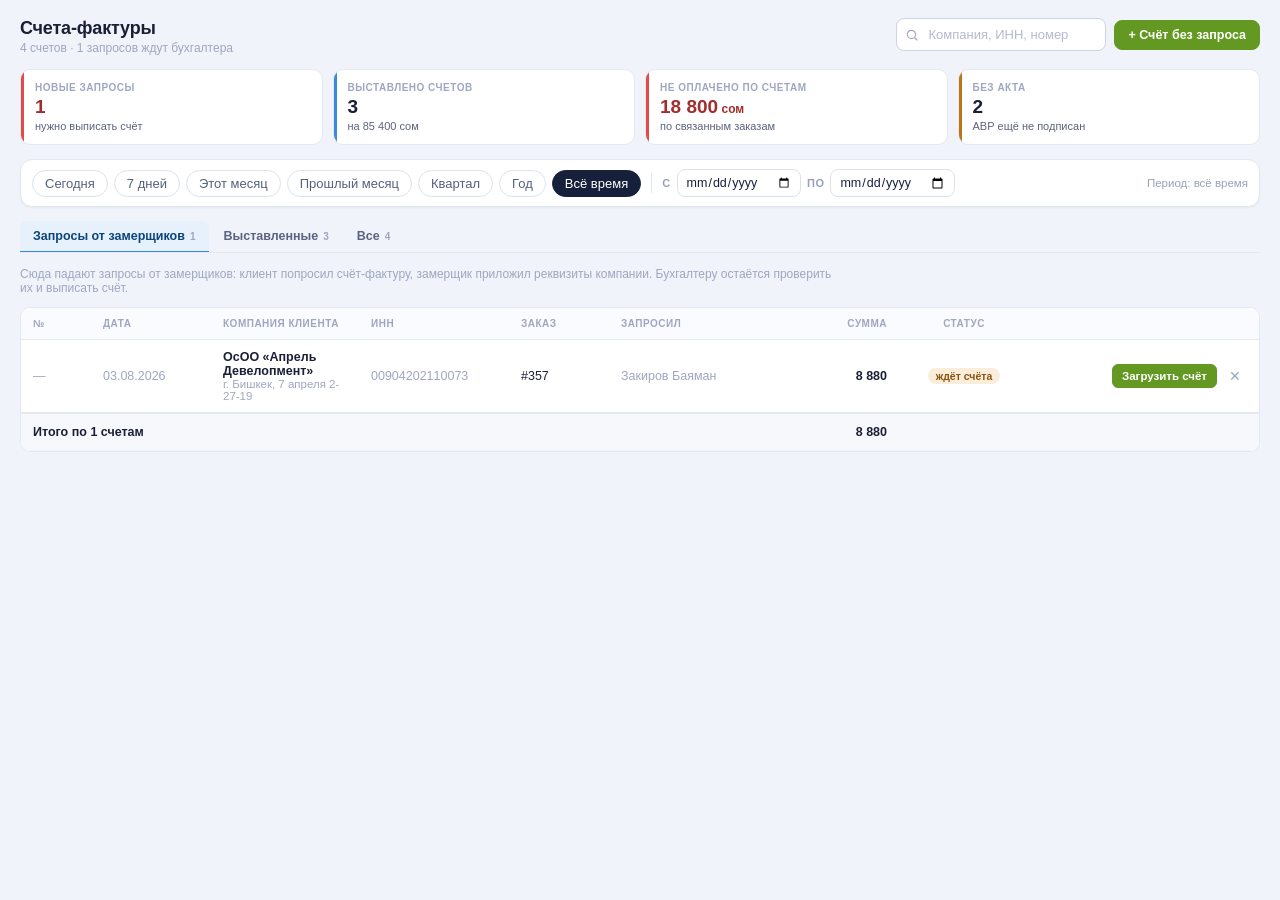
<file: kasymov-invoices.html>
<!DOCTYPE html>
<html lang="ru">
<head>
<meta charset="UTF-8">
<meta name="viewport" content="width=device-width,initial-scale=1">
<title>Счета-фактуры — Kasymov ERP</title>
<link rel="stylesheet" href="kasymov-ui.css">
<style>
.modal.xwide{max-width:920px}
button.stat{text-align:left;font-family:inherit;cursor:pointer;width:100%;transition:border-color .12s,box-shadow .12s}
button.stat:hover{border-color:var(--line);box-shadow:0 3px 10px rgba(21,29,41,.07)}
.subtabs{display:flex;gap:2px;overflow-x:auto;border-bottom:1px solid var(--bd);margin-bottom:14px}
.subtab{padding:8px 13px;font-size:12.5px;font-weight:600;color:var(--t2);white-space:nowrap;
        border:none;background:none;cursor:pointer;border-bottom:2px solid transparent;margin-bottom:-1px;border-radius:7px 7px 0 0}
.subtab:hover{background:#eef2f9;color:var(--t1)}
.subtab.on{color:var(--bl-d);border-bottom-color:var(--bl);background:var(--bl-l)}
.subtab .n{font-size:10px;font-weight:800;color:var(--t3);margin-left:5px}

.num{font-variant-numeric:tabular-nums;font-weight:700;white-space:nowrap}
.q0{color:var(--t3);font-weight:400}
.pos{color:var(--gn-d)} .neg{color:var(--rd-d)}
.money{font-variant-numeric:tabular-nums;font-weight:600;text-align:right;white-space:nowrap}
tr.lnk{cursor:pointer} tr.lnk:hover td{background:#f5f8ff}
.tbl tfoot td{background:#f6f8fc;border-top:2px solid var(--bd);font-weight:800;padding:11px 12px}
.invnum{font-weight:800;font-variant-numeric:tabular-nums;color:var(--bl-d)}
.acts{display:flex;gap:6px;justify-content:flex-end}

.kv{display:flex;justify-content:space-between;gap:14px;padding:7px 0;border-bottom:1px solid #f5f7fc;font-size:12.5px}
.kv:last-child{border-bottom:none}
.kv span:first-child{color:var(--t2);flex-shrink:0}
.kv b{text-align:right}
.sec{font-size:10px;font-weight:800;color:var(--t3);text-transform:uppercase;letter-spacing:.06em;margin:18px 0 4px}
.sec:first-child{margin-top:0}
.rows{border:1px solid var(--bd);border-radius:10px;overflow:hidden;margin-bottom:10px}
.rows .tbl td{padding:6px 8px}
.ri{width:100%;padding:5px 8px;border:1px solid transparent;border-radius:6px;background:transparent;
    font-family:inherit;font-size:12.5px;color:inherit}
.ri:hover{border-color:var(--bd)}
.ri:focus{outline:none;border-color:var(--bl);background:#fff;box-shadow:0 0 0 3px rgba(55,138,221,.14)}
.ri.r{text-align:right;font-variant-numeric:tabular-nums;font-weight:600}
.del{width:24px;height:24px;border-radius:6px;border:none;background:none;color:var(--t3);cursor:pointer;font-size:14px}
.del:hover{background:var(--rd-l);color:var(--rd-d)}
.filebox{display:flex;gap:9px;flex-wrap:wrap;margin-top:6px}
.fileitem{display:flex;align-items:center;gap:9px;border:1px solid var(--bd);border-radius:9px;
          padding:8px 11px;background:#fff;min-width:230px}
.fileitem .ic{width:30px;height:30px;border-radius:7px;background:var(--rd-l);color:var(--rd-d);
              display:flex;align-items:center;justify-content:center;font-size:14px;flex-shrink:0}
.fileitem .ic.akt{background:var(--gn-l);color:var(--gn-d)}
.fileitem .nm{font-size:12px;font-weight:600;line-height:1.3;word-break:break-all}
.fileitem .mt{font-size:10.5px;color:var(--t3)}
.attach{display:inline-flex;align-items:center;gap:6px;padding:7px 12px;border:1px dashed var(--line);
        border-radius:9px;font-size:12px;font-weight:600;color:var(--t2);cursor:pointer;background:#fff}
.attach:hover{border-color:var(--bl);color:var(--bl-d);background:var(--bl-l)}
.attach input{display:none}
.nofile{font-size:11.5px;color:var(--t3)}
.wsum{background:linear-gradient(150deg,#f4f7fd,#eef3fa);border:1px solid #dde6f2;border-radius:10px;
      padding:10px 13px;font-size:12.5px;line-height:1.5}
@media (max-width:900px){ .hide-m{display:none} }
@media (max-width:640px){ .hide-s{display:none} }
</style>
</head>
<body>

<div class="page">
  <div class="phead">
    <div>
      <div class="ptitle">Счета-фактуры</div>
      <div class="psub" id="sub">—</div>
    </div>
    <div class="pright">
      <div class="search">
        <svg viewBox="0 0 24 24" fill="none" stroke="currentColor" stroke-width="2"><circle cx="11" cy="11" r="7"/><path d="M21 21l-4.3-4.3"/></svg>
        <input class="inp" id="q" placeholder="Компания, ИНН, номер" style="width:210px">
      </div>
      <button class="btn green" id="btn-primary">+ Счёт без запроса</button>
    </div>
  </div>

  <div class="stats" id="stats"></div>
  <div id="dates"></div>
  <div class="subtabs" id="subtabs"></div>
  <div id="view"></div>
</div>

<div class="ovl" id="ovl" hidden>
  <div class="modal" id="mdl">
    <div class="modal-h"><div class="modal-t" id="m-t"></div><button class="modal-x" data-close aria-label="Закрыть">✕</button></div>
    <div class="modal-b" id="m-b"></div>
    <div class="modal-f" id="m-f"></div>
  </div>
</div>

<script>
/* сообщаем оболочке о сбое, чтобы он не превратился в пустой экран */
window.__errHook = true;
window.addEventListener('error', e => {
  try{ window.parent.postMessage({ ns:'kasymov', type:'moduleError',
       msg:(e.message||'') + ' · ' + (e.lineno||'') }, '*'); }catch(_){}
  const b = document.body;
  if(b) b.insertAdjacentHTML('afterbegin',
    '<div style="background:#7d211c;color:#fff;padding:12px 16px;font:13px/1.5 -apple-system,sans-serif">'
    + '<b>Сбой в разделе.</b> ' + (e.message||'') + '</div>');
});
</script>
<script>document.write('<script src="kasymov-data.js'+(location.search||'')+'"><\/script>');</script>
<script>
const K = window.KASYMOV;
let S = null, tab = 'requested', role = 'accountant', openId = null;
let P = { preset:'all', from:'', to:'' };

const TABS = [
  { id:'requested', name:'Запросы от замерщиков' },
  { id:'issued',    name:'Выставленные' },
  { id:'all',       name:'Все' },
];

K.connect(state => { S = state; if(!S.invoices) S.invoices = [];
  if(S.me){ if(K.ROLES[S.me.role]) role = ['accountant','director'].includes(S.me.role) ? S.me.role : role; }
  render(); },
          name  => { if(name === 'primary') newInvoice(); });

/* ═══════════ ХЕЛПЕРЫ ═══════════ */
const staff = id => K.staffName(id);
const inv   = id => S.invoices.find(x => x.id === id);
const order = id => S.orders.find(o => o.id === id);
const C = K.COMPANY;
const canIssue = () => ['accountant','director'].includes(role);
const me = () => (K.byRole(role)[0] || {}).id;
const nextNum = () => String(Math.max(0, ...S.invoices.map(i => +i.num || 0)) + 1);

function filtered(){
  const t = document.getElementById('q').value.trim().toLowerCase();
  const [pf,pt] = K.rangeOf(P.preset, P.from, P.to);
  return S.invoices.filter(i => {
    const d = (i.date || i.requestedAt || '').slice(0,10);
    if(d < pf || d > pt) return false;
    if(tab !== 'all' && i.status !== tab) return false;
    if(t && !(i.company.name.toLowerCase().includes(t) || (i.company.inn||'').includes(t) ||
              String(i.num||'').includes(t))) return false;
    return true;
  }).sort((a,b) => (b.issuedAt || b.requestedAt).localeCompare(a.issuedAt || a.requestedAt));
}

/* оплачен ли счёт — смотрим оплаты связанного заказа */
function payState(i){
  const o = order(i.order);
  if(!o) return null;
  const paid = K.orderPaid(o), total = K.invSum(i);
  return { paid, total, owe: Math.max(0, total - paid) };
}

/* ═══════════ РЕНДЕР ═══════════ */
function render(){
  if(!S) return;
  const req = S.invoices.filter(i => i.status === 'requested');
  const iss = S.invoices.filter(i => i.status === 'issued');
  const sum = iss.reduce((a,i) => a + K.invSum(i), 0);
  const noAkt = iss.filter(i => !i.aktAt).length;
  const owe = iss.reduce((a,i) => { const p = payState(i); return a + (p ? p.owe : 0); }, 0);

  document.getElementById('sub').textContent =
    `${S.invoices.length} счетов · ${req.length} запросов ждут бухгалтера`;

  document.getElementById('stats').innerHTML = `
    <button class="stat ${req.length?'rd':'gn'}" data-go="requested">
      <div class="stat-l">Новые запросы</div>
      <div class="stat-v ${req.length?'neg':''}">${req.length}</div>
      <div class="stat-s">${req.length ? 'нужно выписать счёт' : 'всё выписано'}</div></button>
    <button class="stat bl" data-go="issued"><div class="stat-l">Выставлено счетов</div>
      <div class="stat-v">${iss.length}</div>
      <div class="stat-s">на ${K.fmt(sum)} сом</div></button>
    <div class="stat rd"><div class="stat-l">Не оплачено по счетам</div>
      <div class="stat-v ${owe?'neg':''}">${K.fmt(owe)}<span style="font-size:12px"> сом</span></div>
      <div class="stat-s">по связанным заказам</div></div>
    <button class="stat ${noAkt?'am':'gn'}" data-go="issued"><div class="stat-l">Без акта</div>
      <div class="stat-v">${noAkt}</div>
      <div class="stat-s">АВР ещё не подписан</div></button>`;

  document.querySelectorAll('[data-go]').forEach(b =>
    b.addEventListener('click', () => { tab = b.dataset.go; render(); }));

  const n = { requested:req.length, issued:iss.length, all:S.invoices.length };
  document.getElementById('subtabs').innerHTML = TABS.map(t =>
    `<button class="subtab ${tab===t.id?'on':''}" data-t="${t.id}">${t.name}<span class="n">${n[t.id]}</span></button>`).join('');
  document.querySelectorAll('.subtab').forEach(b =>
    b.addEventListener('click', () => { tab = b.dataset.t; render(); }));

  document.getElementById('dates').innerHTML = K.dateBar(P.preset, P.from, P.to);
  K.bindDateBar(v => { P = v; render(); }, P);
  document.getElementById('btn-primary').style.display = canIssue() ? '' : 'none';
  renderList();
}
document.getElementById('q').addEventListener('input', render);

function renderList(){
  const list = filtered();
  const total = list.reduce((a,i) => a + K.invSum(i), 0);

  document.getElementById('view').innerHTML = `
    ${tab === 'requested' ? `<div class="bar" style="margin-bottom:12px">
      <span class="dim" style="font-size:12px;max-width:820px">
        Сюда падают запросы от замерщиков: клиент попросил счёт-фактуру, замерщик приложил реквизиты компании.
        Бухгалтеру остаётся проверить их и выписать счёт.</span></div>` : ''}
    <div class="card"><div class="tbl-wrap"><table class="tbl">
      <thead><tr>
        <th style="width:70px">№</th>
        <th style="width:120px">Дата</th>
        <th>Компания клиента</th>
        <th class="hide-s" style="width:150px">ИНН</th>
        <th class="hide-m" style="width:100px">Заказ</th>
        <th class="hide-m" style="width:170px">Запросил</th>
        <th style="text-align:right;width:120px">Сумма</th>
        <th style="text-align:center;width:130px">Статус</th>
        <th style="width:230px"></th>
      </tr></thead>
      <tbody>${list.length ? list.map(i => {
        const p = payState(i);
        return `<tr class="lnk" data-i="${i.id}" tabindex="0" role="button">
          <td>${i.num ? `<span class="invnum">${i.num}</span>` : '<span class="q0">—</span>'}</td>
          <td class="dim">${i.date ? K.dmy(i.date) : K.dmy(i.requestedAt.slice(0,10))}</td>
          <td><div class="strong">${K.esc(i.company.name)}</div>
            <div class="q0" style="font-size:11.5px">${K.esc(i.company.addr)}</div></td>
          <td class="dim hide-s" style="font-variant-numeric:tabular-nums">${K.esc(i.company.inn||'—')}</td>
          <td class="hide-m">${i.order ? '#' + i.order : '<span class="q0">—</span>'}</td>
          <td class="dim hide-m">${K.esc(staff(i.requestedBy))}</td>
          <td class="money">${K.fmt(K.invSum(i))}</td>
          <td style="text-align:center">${i.status === 'requested'
            ? '<span class="chip am">ждёт счёта</span>'
            : p && p.owe > 0 ? '<span class="chip rd">не оплачен</span>'
            : '<span class="chip gn">оплачен</span>'}</td>
          <td><div class="acts" data-stop>
            ${i.status === 'requested'
              ? (canIssue() ? `<button class="btn green sm" data-issue="${i.id}">Загрузить счёт</button>`
                            : '<span class="q0" style="font-size:11.5px">ждёт бухгалтера</span>')
              : `${fileOf(i,'inv') ? `<button class="btn sm" data-open="${i.id}|inv">Открыть счёт</button>`
                                   : '<span class="chip rd">файл не загружен</span>'}
                 ${fileOf(i,'akt') ? `<button class="btn sm" data-open="${i.id}|akt">АВР</button>`
                   : (canIssue() ? `<button class="btn sm" data-akt="${i.id}">+ АВР</button>` : '')}`}
            ${canIssue() ? `<button class="del" data-del="${i.id}" title="Удалить">✕</button>` : ''}
          </div></td>
        </tr>`;
      }).join('') : `<tr><td colspan="9"><div class="empty">
        <div class="empty-t">${tab === 'requested' ? 'Новых запросов нет' : 'Счетов не найдено'}</div>
        <div class="empty-s">${tab === 'requested'
          ? 'Замерщик запрашивает счёт из карточки заказа'
          : 'Измените поиск или откройте вкладку «Все»'}</div></div></td></tr>`}</tbody>
      ${list.length ? `<tfoot><tr><td colspan="6">Итого по ${list.length} счетам</td>
        <td class="money">${K.fmt(total)}</td><td colspan="2"></td></tr></tfoot>` : ''}
    </table></div></div>`;

  document.querySelectorAll('tr[data-i]').forEach(tr => {
    const go = e => { if(e.target.closest('[data-stop]')) return; openInv(tr.dataset.i); };
    tr.addEventListener('click', go);
    tr.addEventListener('keydown', e => { if(e.key === 'Enter'){ e.preventDefault(); openInv(tr.dataset.i); } });
  });
  document.querySelectorAll('[data-issue]').forEach(b =>
    b.addEventListener('click', () => uploadForm(inv(b.dataset.issue))));
  document.querySelectorAll('[data-open]').forEach(b => b.addEventListener('click', () => {
    const [id, kind] = b.dataset.open.split('|'); openFile(inv(id), kind);
  }));
  document.querySelectorAll('[data-akt]').forEach(b =>
    b.addEventListener('click', () => attachAkt(inv(b.dataset.akt))));
  document.querySelectorAll('[data-del]').forEach(b =>
    b.addEventListener('click', () => delInv(b.dataset.del)));
}

/* ═══════════ ОКНА ═══════════ */
function showModal(t, size){
  document.getElementById('m-t').textContent = t;
  document.getElementById('mdl').className = 'modal' + (size ? ' ' + size : '');
  document.getElementById('ovl').hidden = false;
}
function closeModal(){ document.getElementById('ovl').hidden = true; openId = null; }
function bindClose(){ document.querySelectorAll('#ovl [data-close]').forEach(b => b.onclick = closeModal); }

/* ── карточка счёта ── */
function openInv(id){
  const i = inv(id); if(!i) return;
  openId = id;
  const sum = K.invSum(i), p = payState(i), o = order(i.order);

  showModal(i.num ? `Счёт №${i.num} от ${K.dmy(i.date)}` : `Запрос на счёт от ${K.dmy(i.requestedAt.slice(0,10))}`, 'xwide');
  document.getElementById('m-b').innerHTML = `
    <div class="grid2">
      <div><div class="sec">Плательщик</div>
        <div class="kv"><span>Организация</span><b>${K.esc(i.company.name)}</b></div>
        <div class="kv"><span>ИНН</span><b>${K.esc(i.company.inn||'—')}</b></div>
        <div class="kv"><span>Адрес</span><b>${K.esc(i.company.addr||'—')}</b></div>
        <div class="kv"><span>Банк</span><b>${K.esc(i.company.bank||'—')}</b></div>
        <div class="kv"><span>Расчётный счёт</span><b>${K.esc(i.company.acc||'—')}</b></div>
        <div class="kv"><span>Руководитель</span><b>${K.esc(i.company.dir||'—')}</b></div>
        <div class="kv"><span>Телефон</span><b>${K.esc(i.company.phone||'—')}</b></div>
      </div>
      <div><div class="sec">Движение документа</div>
        <div class="kv"><span>Запросил</span><b>${K.esc(staff(i.requestedBy))}</b></div>
        <div class="kv"><span>Когда</span><b>${i.requestedAt}</b></div>
        <div class="kv"><span>Выписал</span><b>${i.issuedBy ? K.esc(staff(i.issuedBy)) : '<span class="q0">ещё нет</span>'}</b></div>
        <div class="kv"><span>Когда выписан</span><b>${i.issuedAt || '—'}</b></div>
        <div class="kv"><span>Акт подписан</span><b class="${i.aktAt?'pos':''}">${i.aktAt || 'нет'}</b></div>
        <div class="kv"><span>Заказ</span><b>${o ? `#${o.num} · ${K.esc(o.addr)}` : '—'}</b></div>
        ${p ? `<div class="kv"><span>Оплачено по заказу</span>
          <b class="${p.owe?'neg':'pos'}">${K.fmt(p.paid)} из ${K.fmt(p.total)}</b></div>` : ''}
      </div>
    </div>

    <div class="sec">Позиции</div>
    <div class="rows"><table class="tbl">
      <thead><tr><th>Наименование</th><th style="text-align:right;width:90px">Кол-во</th>
        <th style="text-align:right;width:120px">Цена</th><th style="text-align:right;width:130px">Сумма</th></tr></thead>
      <tbody>${i.lines.map(l => `<tr><td>${K.esc(l.name)}</td>
        <td class="money">${l.qty}</td><td class="money">${K.fmt(l.price)}</td>
        <td class="money">${K.fmt(l.qty*l.price)}</td></tr>`).join('')}</tbody>
      <tfoot><tr><td colspan="3">Итого</td><td class="money">${K.fmt(sum)}</td></tr></tfoot>
    </table></div>
    <div class="wsum"><b>Сумма прописью:</b> ${K.words(sum)}</div>

    <div class="sec">Файлы из налоговой</div>
    ${(i.files||[]).length ? `<div class="filebox">${i.files.map(f => `
      <div class="fileitem">
        <span class="ic ${f.kind==='akt'?'akt':''}">${f.kind==='akt'?'✓':'PDF'}</span>
        <div style="min-width:0"><div class="nm">${K.esc(f.name)}</div>
          <div class="mt">${f.kind==='akt'?'Акт':'Счёт-фактура'} · ${f.at} · ${K.esc(staff(f.by))}</div></div>
      </div>`).join('')}</div>`
      : '<div class="nofile">Файлов пока нет. Счёт выписывается на сайте налоговой, потом загружается сюда.</div>'}`;

  document.getElementById('m-f').innerHTML = `
    <button class="btn" data-close>Закрыть</button><span style="margin-left:auto"></span>
    ${i.status === 'requested'
      ? (canIssue() ? '<button class="btn green" id="f-issue">Загрузить счёт из налоговой</button>' : '')
      : `${fileOf(i,'inv') ? '<button class="btn" id="f-inv">Открыть счёт</button>' : ''}
         ${fileOf(i,'akt') ? '<button class="btn" id="f-akt">Открыть АВР</button>'
           : (canIssue() ? '<button class="btn primary" id="f-addakt">Загрузить АВР</button>' : '')}`}`;
  const on = (id2, fn) => { const el = document.getElementById(id2); if(el) el.onclick = fn; };
  on('f-issue', () => uploadForm(i));
  on('f-inv', () => openFile(i, 'inv'));
  on('f-akt', () => openFile(i, 'akt'));
  on('f-addakt', () => attachAkt(i));
  bindClose();
}

/* ── загрузка выписанного счёта ── */
const fileOf = (i, kind) => (i.files || []).find(f => f.kind === kind);

function readFile(file, cb){
  if(!file) return;
  if(file.size > 6e6){ K.toast('Файл больше 6 МБ — сожмите или пришлите PDF', 'bad'); return; }
  const r = new FileReader();
  r.onload = () => cb({ name:file.name, at:'2026-08-03 ' + new Date().toTimeString().slice(0,5),
                        by:me(), url:r.result });
  r.readAsDataURL(file);
}

function openFile(i, kind){
  const f = fileOf(i, kind);
  if(!f){ K.toast('Файл не загружен', 'bad'); return; }
  if(!f.url){ K.toast(`«${f.name}» загружен до переноса в систему — файла нет на диске`, 'bad'); return; }
  const a = document.createElement('a');
  a.href = f.url; a.download = f.name; a.click();
  K.toast(`Скачивается ${f.name}`);
}

function uploadForm(i){
  showModal(`Счёт по запросу от ${K.esc(staff(i.requestedBy))}`, 'xwide');
  const draft = JSON.parse(JSON.stringify(i.lines));
  let picked = null;

  document.getElementById('m-b').innerHTML = `
    <div class="hint">Счёт-фактура выписывается на сайте налоговой. Выпишите её там, скачайте файл
      и загрузите сюда — после этого счёт увидят замерщик, установщик и менеджер в карточке заказа.</div>
    <div class="grid3">
      <div class="fld"><label for="v-num">Номер ЭСФ</label><input class="inp" id="v-num" value="${nextNum()}"></div>
      <div class="fld"><label for="v-date">Дата выписки</label><input class="inp" id="v-date" type="date" value="${K.todayISO()}"></div>
      <div class="fld"><label>Заказ</label><div class="inp" style="background:#f7f9fd">${i.order ? '#' + i.order : 'не привязан'}</div></div>
    </div>

    <div class="sec">Файл счёта-фактуры *</div>
    <label class="attach">Выбрать файл из налоговой<input type="file" accept=".pdf,image/*" id="v-file"></label>
    <div class="filebox" id="v-prev"></div>

    <div class="sec">Реквизиты плательщика — как их прислал замерщик</div>
    <div class="grid2">
      <div class="fld"><label for="v-name">Организация</label><input class="inp" id="v-name" value="${K.esc(i.company.name)}"></div>
      <div class="fld"><label for="v-inn">ИНН</label><input class="inp" id="v-inn" value="${K.esc(i.company.inn||'')}"></div>
    </div>
    <div class="fld"><label for="v-addr">Адрес</label><input class="inp" id="v-addr" value="${K.esc(i.company.addr||'')}"></div>
    <div class="grid3">
      <div class="fld"><label for="v-bank">Банк</label><input class="inp" id="v-bank" value="${K.esc(i.company.bank||'')}"></div>
      <div class="fld"><label for="v-acc">Расчётный счёт</label><input class="inp" id="v-acc" value="${K.esc(i.company.acc||'')}"></div>
      <div class="fld"><label for="v-dir">Руководитель</label><input class="inp" id="v-dir" value="${K.esc(i.company.dir||'')}"></div>
    </div>

    <div class="sec">Позиции — должны совпасть с тем, что выписали в налоговой</div>
    <div class="rows"><table class="tbl">
      <thead><tr><th>Наименование</th><th style="text-align:right;width:90px">Кол-во</th>
        <th style="text-align:right;width:120px">Цена</th><th style="text-align:right;width:120px">Сумма</th>
        <th style="width:32px"></th></tr></thead>
      <tbody id="v-rows"></tbody>
    </table></div>
    <button class="btn sm" id="v-add">+ Строка</button>`;

  document.getElementById('m-f').innerHTML = `
    <button class="btn" data-close>Отмена</button>
    <div style="margin-left:auto;text-align:right;margin-right:16px">
      <div style="font-size:10px;font-weight:800;color:var(--t3);text-transform:uppercase;letter-spacing:.05em">Итого</div>
      <div style="font-size:17px;font-weight:800" id="v-total"></div></div>
    <button class="btn green" id="v-ok">Сохранить счёт</button>`;

  function drawRows(){
    document.getElementById('v-rows').innerHTML = draft.map((l,ix) => `<tr>
      <td><input class="ri" value="${K.esc(l.name)}" data-n="${ix}"></td>
      <td><input class="ri r" type="number" min="0" step="0.01" value="${l.qty}" data-q="${ix}"></td>
      <td><input class="ri r" type="number" min="0" value="${l.price}" data-p="${ix}"></td>
      <td class="money" data-s="${ix}">${K.fmt(l.qty*l.price)}</td>
      <td><button class="del" data-d="${ix}" aria-label="Удалить">✕</button></td></tr>`).join('');
    document.querySelectorAll('[data-n]').forEach(el => el.oninput = () => draft[+el.dataset.n].name = el.value);
    ['q','p'].forEach(k => document.querySelectorAll(`[data-${k}]`).forEach(el => el.oninput = () => {
      const ix = +el.dataset[k];
      draft[ix][k === 'q' ? 'qty' : 'price'] = +el.value || 0;
      document.querySelector(`[data-s="${ix}"]`).textContent = K.fmt(draft[ix].qty * draft[ix].price);
      upd();
    }));
    document.querySelectorAll('[data-d]').forEach(el => el.onclick = () => {
      draft.splice(+el.dataset.d, 1);
      if(!draft.length) draft.push({ name:'', qty:1, price:0 });
      drawRows(); upd();
    });
    upd();
  }
  const upd = () => document.getElementById('v-total').textContent =
    K.money(draft.reduce((a,l) => a + l.qty * l.price, 0));
  drawRows();

  document.getElementById('v-file').onchange = e => readFile(e.target.files[0], f => {
    picked = { ...f, kind:'inv' };
    document.getElementById('v-prev').innerHTML = `<div class="fileitem">
      <span class="ic">PDF</span><div style="min-width:0"><div class="nm">${K.esc(f.name)}</div>
      <div class="mt">готов к сохранению</div></div></div>`;
  });
  document.getElementById('v-add').onclick = () => { draft.push({ name:'', qty:1, price:0 }); drawRows(); };

  document.getElementById('v-ok').onclick = () => {
    const v = id => document.getElementById(id).value.trim();
    if(!picked){ K.toast('Загрузите файл счёта из налоговой', 'bad'); return; }
    if(!v('v-name') || !v('v-inn')){ K.toast('Организация и ИНН обязательны', 'bad'); return; }
    const lines = draft.filter(l => l.name && l.qty > 0);
    if(!lines.length){ K.toast('Добавьте хотя бы одну позицию', 'bad'); return; }
    Object.assign(i, {
      num:v('v-num'), date:v('v-date'), status:'issued',
      issuedBy:me(), issuedAt:picked.at, lines,
      files:[...(i.files || []), picked],
      company:{ ...i.company, name:v('v-name'), inn:v('v-inn'), addr:v('v-addr'),
                bank:v('v-bank'), acc:v('v-acc'), dir:v('v-dir') },
    });
    const o = order(i.order);
    if(o) o.history.push({ at:picked.at, who:me(),
      what:`Загружен счёт-фактура №${i.num} для ${i.company.name}` });
    tab = 'issued'; closeModal(); save();
    K.toast(`Счёт №${i.num} загружен — виден в карточке заказа`);
  };
  bindClose();
}

/* ── загрузка акта ── */
function attachAkt(i){
  showModal(`Акт по счёту №${K.esc(i.num)}`, 'wide');
  let picked = null;
  document.getElementById('m-b').innerHTML = `
    <div class="hint">Загрузите подписанный акт выполненных работ. Он появится в карточке заказа
      вместе со счётом.</div>
    <label class="attach">Выбрать файл акта<input type="file" accept=".pdf,image/*" id="a-file"></label>
    <div class="filebox" id="a-prev"></div>`;
  document.getElementById('m-f').innerHTML = `
    <button class="btn" data-close>Отмена</button><span style="margin-left:auto"></span>
    <button class="btn green" id="a-ok">Сохранить акт</button>`;
  document.getElementById('a-file').onchange = e => readFile(e.target.files[0], f => {
    picked = { ...f, kind:'akt' };
    document.getElementById('a-prev').innerHTML = `<div class="fileitem">
      <span class="ic akt">✓</span><div style="min-width:0"><div class="nm">${K.esc(f.name)}</div>
      <div class="mt">готов к сохранению</div></div></div>`;
  });
  document.getElementById('a-ok').onclick = () => {
    if(!picked){ K.toast('Выберите файл акта', 'bad'); return; }
    i.files = [...(i.files || []), picked];
    i.aktAt = picked.at;
    const o = order(i.order);
    if(o) o.history.push({ at:picked.at, who:me(), what:`Загружен акт по счёту №${i.num}` });
    closeModal(); save(); K.toast('Акт загружен');
  };
  bindClose();
}

/* ── счёт вручную, без запроса ── */
function newInvoice(){
  const id = 'inv' + Date.now().toString(36);
  const draft = { id, num:null, date:null, order:null, status:'requested',
    requestedBy:me(), requestedAt:'2026-08-03 ' + new Date().toTimeString().slice(0,5),
    issuedBy:null, issuedAt:null, aktAt:null,
    company:{ name:'', inn:'', addr:'', bank:'', acc:'', dir:'', phone:'' },
    files:[], lines:[{ name:'Рулонные шторы', qty:1, price:0 }] };
  S.invoices.push(draft);
  uploadForm(draft);
}

function delInv(id){
  const i = inv(id); if(!i) return;
  showModal('Удалить счёт');
  document.getElementById('m-b').innerHTML = `
    <div class="hint" style="background:var(--rd-l)">
      ${i.num ? `Счёт №${i.num} на ${K.money(K.invSum(i))} для «${K.esc(i.company.name)}»` :
                `Запрос на счёт для «${K.esc(i.company.name)}»`} будет удалён без возможности вернуть.</div>`;
  document.getElementById('m-f').innerHTML = `
    <button class="btn" data-close>Отмена</button><span style="margin-left:auto"></span>
    <button class="btn danger" id="d-ok">Удалить</button>`;
  document.getElementById('d-ok').onclick = () => {
    S.invoices = S.invoices.filter(x => x.id !== id);
    closeModal(); save(); K.toast('Удалено');
  };
  bindClose();
}

/* ═══════════ ОБЩЕЕ ═══════════ */
function save(){ K.commit(S); render(); }
document.getElementById('ovl').addEventListener('mousedown', e => { if(e.target.id === 'ovl') closeModal(); });
document.addEventListener('keydown', e => {
  if(e.key === 'Escape' && !document.getElementById('ovl').hidden) closeModal();
});
</script>
</body>
</html>
</file>
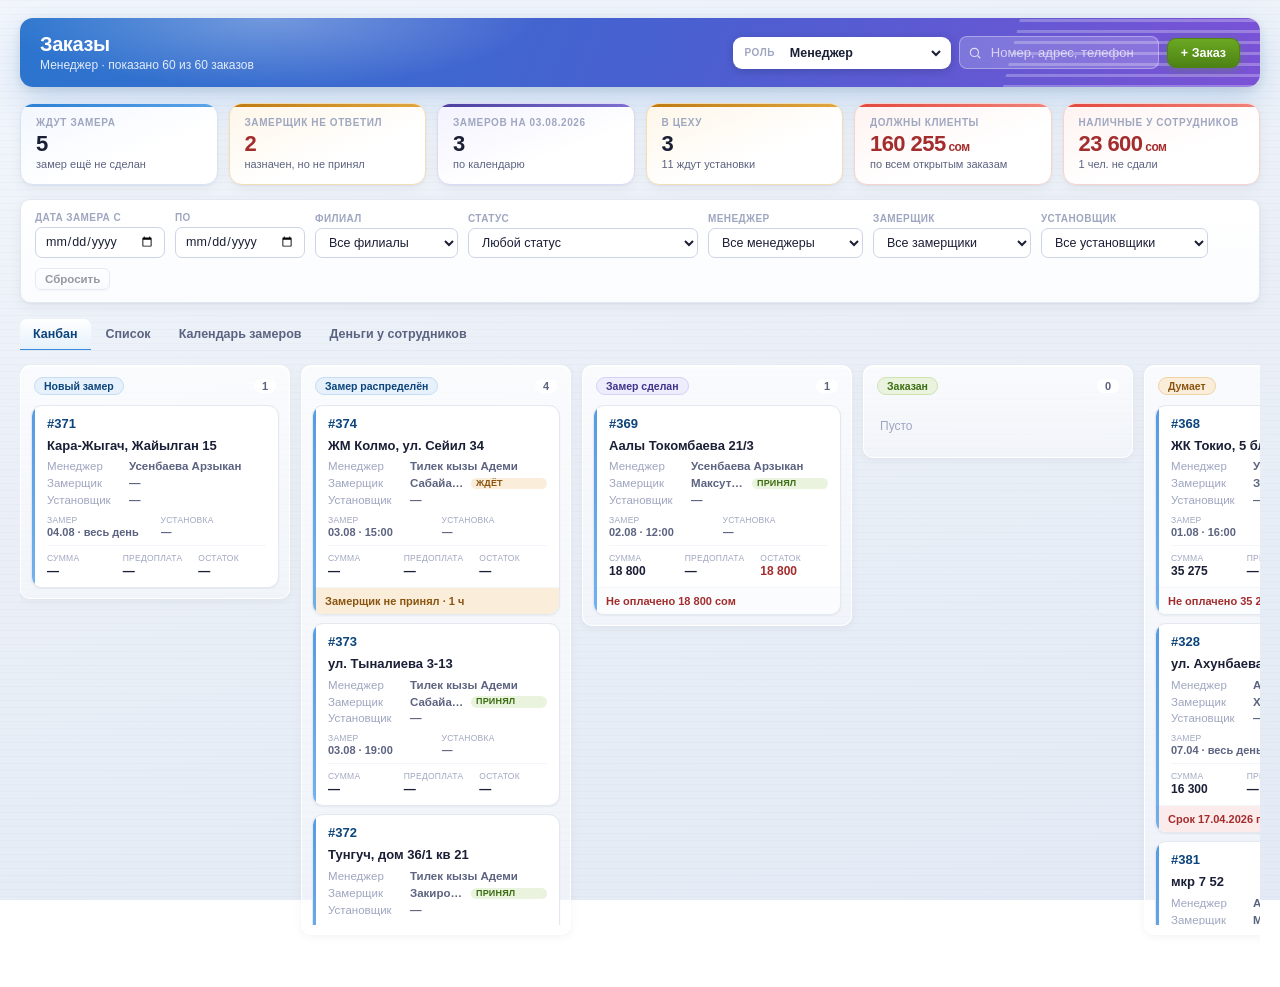
<file: kasymov-orders.html>
<!DOCTYPE html>
<html lang="ru">
<head>
<meta charset="UTF-8">
<meta name="viewport" content="width=device-width,initial-scale=1">
<title>Заказы — Kasymov ERP</title>
<link rel="stylesheet" href="kasymov-ui.css">
<style>
/* ══════════════════════════════════════════════════════
   Оформление ТОЛЬКО раздела «Заказы».
   Остальные разделы остаются в общем стиле kasymov-ui.css.
   Мотив взят из продукта: рольштора — тёмный профиль сверху
   и горизонтальные ламели ткани под ним.
   ══════════════════════════════════════════════════════ */
:root{
  --h1:#2b75ce; --h2:#4a5fd0; --h3:#7b52d6;
  --ink:#151d29; --ink-3:#2b3b52;
  --sh:0 1px 2px rgba(21,29,41,.05), 0 4px 14px rgba(21,29,41,.05);
}
body{
  background:
    repeating-linear-gradient(180deg, rgba(21,29,41,.018) 0 1px, transparent 1px 7px),
    linear-gradient(168deg,#f2f6fc 0%,#eaeff7 46%,#e3eaf5 100%);
  background-attachment:fixed;
}
/* шапка-«карниз» */
.phead{
  position:relative;overflow:hidden;align-items:center;
  padding:15px 20px;margin-bottom:16px;border-radius:13px;color:#fff;
  background:linear-gradient(112deg,var(--h1) 0%,var(--h2) 54%,var(--h3) 100%);
  box-shadow:0 3px 10px rgba(21,29,41,.10), 0 14px 34px rgba(43,117,206,.22);
}
.phead::before{content:'';position:absolute;left:-10%;top:-140%;width:60%;height:280%;
  background:radial-gradient(closest-side, rgba(255,255,255,.30), transparent 72%);pointer-events:none}
.phead::after{content:'';position:absolute;right:-40px;top:-30%;width:290px;height:180%;
  background:repeating-linear-gradient(180deg, rgba(255,255,255,.26) 0 3px, transparent 3px 11px);
  transform:skewX(-14deg);pointer-events:none}
.ptitle{font-size:20px;font-weight:800;letter-spacing:-.02em;color:#fff}
.psub{font-size:12px;color:rgba(255,255,255,.86);font-weight:500}
.pright{position:relative;z-index:1}
.phead .inp{background:rgba(255,255,255,.18);border-color:rgba(255,255,255,.34);color:#fff}
.phead .inp::placeholder{color:rgba(255,255,255,.68)}
.phead .inp:focus{background:rgba(255,255,255,.26);border-color:#fff;box-shadow:0 0 0 3px rgba(255,255,255,.25)}
.phead .search svg{color:rgba(255,255,255,.75)}
.phead .btn{background:rgba(255,255,255,.18);border-color:rgba(255,255,255,.36);color:#fff;box-shadow:none}
.phead .btn:hover{background:rgba(255,255,255,.3);border-color:rgba(255,255,255,.5)}
.phead .btn.green{background:linear-gradient(180deg,#6ba823,#4d8215);border-color:#4d8215}

/* кнопки с объёмом */
.btn{border-radius:9px;background:linear-gradient(#fff,#f7f9fd);box-shadow:0 1px 2px rgba(21,29,41,.05);
     transition:transform .1s, box-shadow .14s, background .14s, border-color .14s}
.btn:hover{background:linear-gradient(#fff,#eef3fa);border-color:#aeb9d1;box-shadow:0 3px 8px rgba(21,29,41,.09)}
.btn:active{transform:translateY(1px);box-shadow:none}
.btn.primary{background:linear-gradient(180deg,#3b8ade,#1c62b4);border-color:#1c62b4;
             box-shadow:0 2px 8px rgba(43,127,212,.35)}
.btn.primary:hover{background:linear-gradient(180deg,#4a95e4,#1a5aa8)}
.btn.green{background:linear-gradient(180deg,#6ba823,#4d8215);border-color:#4d8215;
           box-shadow:0 2px 8px rgba(95,154,30,.34)}
.btn.green:hover{background:linear-gradient(180deg,#78b52a,#456f12)}

/* счётчики с заливкой */
.stats{gap:11px}
.stat{padding:13px 15px 14px;border-radius:13px;box-shadow:var(--sh);overflow:hidden}
.stat::before{left:0;right:0;top:0;bottom:auto;width:auto;height:3px}
.stat.bl{background:linear-gradient(160deg,#f2f7fe,#fff 62%);border-color:#d5e4f7}
.stat.bl::before{background:linear-gradient(90deg,#2b7fd4,#5aa4ea)}
.stat.gn{background:linear-gradient(160deg,#f2f9e9,#fff 62%);border-color:#d9e9c4}
.stat.gn::before{background:linear-gradient(90deg,#5f9a1e,#8cc23f)}
.stat.rd{background:linear-gradient(160deg,#fef3f1,#fff 62%);border-color:#f6d3ce}
.stat.rd::before{background:linear-gradient(90deg,#e0483f,#f0837a)}
.stat.am{background:linear-gradient(160deg,#fef6e8,#fff 62%);border-color:#f3ddb6}
.stat.am::before{background:linear-gradient(90deg,#c07a12,#e0a63f)}
.stat.vl{background:linear-gradient(160deg,#f3f2fe,#fff 62%);border-color:#dcd9f6}
.stat.vl::before{background:linear-gradient(90deg,#4b3f9e,#7d70d2)}
.stat-v{font-size:22px;letter-spacing:-.025em;font-variant-numeric:tabular-nums}
.stat-l{letter-spacing:.06em}

/* карточки и таблицы */
.card{border-radius:13px;box-shadow:var(--sh)}
.card-h{background:linear-gradient(180deg,#fbfcfe,#f6f8fc);border-radius:13px 13px 0 0}
.tbl th{background:linear-gradient(180deg,#f4f7fc,#eef2f9);color:var(--t2);
        letter-spacing:.07em;border-bottom-color:var(--line)}
.tbl tbody tr:hover{background:#f5f9ff}
.chip{padding:2px 9px;font-weight:800;border:1px solid transparent}
.chip.bl{border-color:#c7dcf5} .chip.gn{border-color:#cee3b4} .chip.rd{border-color:#f7cbc6}
.chip.am{border-color:#f0d3a4} .chip.vl{border-color:#d6d2f6} .chip.gy{border-color:#dfe4ee}

/* модалка */
.modal{border-radius:16px;overflow:hidden;box-shadow:0 28px 70px rgba(13,19,30,.4)}
.modal-h{background:linear-gradient(112deg,var(--h1),var(--h3));color:#fff;border-bottom:none}
.modal-x{background:rgba(255,255,255,.12);color:rgba(255,255,255,.85)}
.modal-x:hover{background:rgba(255,255,255,.24);color:#fff}
.modal-f{background:linear-gradient(180deg,#f9fbfe,#f4f7fc)}
.toast{background:linear-gradient(115deg,var(--ink),var(--ink-3));border-left:3px solid #e9dfc9;border-radius:11px}
.toast.bad{background:linear-gradient(115deg,#7d211c,#a83229);border-left-color:#ffb3ac}
.hint{background:var(--bl-l);border:1px solid rgba(21,29,41,.07);border-radius:10px;padding:9px 12px;color:var(--t2)}
/* строка цены: расчёт, ввод и скидка в один ряд */
/* крупные кнопки действий в подвале карточки */
.acts{display:flex;gap:8px;flex-wrap:wrap;justify-content:flex-end}
.btn.big{padding:11px 18px;font-size:13.5px;font-weight:700;border-radius:10px}
.btn.big .arr{opacity:.7;margin-right:2px}
.statusnow{display:flex;align-items:center;gap:7px;margin-left:10px;padding-left:12px;border-left:1px solid var(--bd)}
.statusnow > span:first-child{font-size:10px;font-weight:800;color:var(--t3);text-transform:uppercase;letter-spacing:.05em}
.pricebar{display:flex;align-items:flex-end;gap:14px;flex-wrap:wrap;background:linear-gradient(150deg,#f4f8fd,#eef3fa);
          border:1px solid #dde6f2;border-radius:12px;padding:12px 15px;margin-top:10px}
.pb-i{display:flex;flex-direction:column;gap:4px;min-width:120px}
.pb-i > span{font-size:10px;font-weight:800;color:var(--t3);text-transform:uppercase;letter-spacing:.05em}
.pb-i > b{font-size:19px;font-weight:800;font-variant-numeric:tabular-nums}
.pb-in{width:130px;padding:7px 10px;border:1px solid var(--bd2,#cdd4e8);border-radius:8px;
       font-family:inherit;font-size:17px;font-weight:700;font-variant-numeric:tabular-nums;background:#fff}
.pb-in.strong{border-color:var(--gn);box-shadow:0 0 0 3px var(--gn-l)}
.pb-in:focus{outline:none;border-color:var(--bl);box-shadow:0 0 0 3px var(--bl-l)}
.pricebar .btn{margin-left:auto}
.invfiles{display:flex;gap:9px;flex-wrap:wrap;margin-top:8px}
.invfile{display:flex;align-items:center;gap:9px;border:1px solid var(--bd);border-radius:9px;
         padding:8px 11px;background:#fff;min-width:250px;cursor:pointer;font-family:inherit;text-align:left;
         transition:border-color .12s, box-shadow .12s}
.invfile:hover{border-color:var(--bl);box-shadow:0 3px 10px rgba(43,117,206,.14)}
.invfile .ic{width:30px;height:30px;border-radius:7px;background:var(--rd-l);color:var(--rd-d);
             display:flex;align-items:center;justify-content:center;font-size:11px;font-weight:800;flex-shrink:0}
.invfile .ic.akt{background:var(--gn-l);color:var(--gn-d);font-size:14px}
.invfile .nm{display:block;font-size:12px;font-weight:600;line-height:1.3;word-break:break-all}
.invfile .mt{display:block;font-size:10.5px;color:var(--t3);margin-top:1px}
/* цвет раздела (заказы — синий → индиго → фиолет) */
:root{--h1:#2b75ce;--h2:#4a5fd0;--h3:#7b52d6}
.modal.xwide{max-width:1000px}
.toast.bad{background:var(--rd-d)}
button.stat{text-align:left;font-family:inherit;cursor:pointer;width:100%;transition:border-color .12s,box-shadow .12s}
button.stat:hover{border-color:var(--line);box-shadow:0 3px 10px rgba(0,0,0,.06)}

.subtabs{display:flex;gap:2px;overflow-x:auto;border-bottom:1px solid var(--bd);margin-bottom:14px}
.subtab{padding:8px 13px;font-size:12.5px;font-weight:600;color:var(--t2);white-space:nowrap;
        border:none;background:none;cursor:pointer;border-bottom:2px solid transparent;margin-bottom:-1px;border-radius:7px 7px 0 0}
.subtab:hover{background:#eef2f9;color:var(--t1)}
.subtab.on{color:var(--bl-d);border-bottom-color:var(--bl);
            background:linear-gradient(180deg,#fff,var(--bl-l))}

.role{display:flex;align-items:center;gap:7px;background:#fff;border:1px solid rgba(255,255,255,.25);
      border-radius:9px;padding:4px 6px 4px 11px;box-shadow:0 2px 8px rgba(0,0,0,.18)}
.role-l{font-size:10px;font-weight:800;color:var(--t3);text-transform:uppercase;letter-spacing:.05em}
.role select{border:none;background:none;font-family:inherit;font-size:12.5px;font-weight:700;color:var(--t1);cursor:pointer;padding:3px 4px}
.role select:focus{outline:none}

/* ── панель фильтров ── */
.filters{background:linear-gradient(180deg,#fff,#fbfcfe);border:1px solid var(--bd);border-radius:var(--r);
         padding:12px 14px;margin-bottom:16px;box-shadow:var(--sh);
         display:flex;gap:10px;align-items:flex-end;flex-wrap:wrap}
.f{display:flex;flex-direction:column;gap:4px}
.f label{font-size:10px;font-weight:700;color:var(--t3);text-transform:uppercase;letter-spacing:.04em}
.f select,.f input{padding:6px 9px;border:1px solid var(--bd2,#cdd4e8);border-radius:7px;background:#fff;
                   font-family:inherit;font-size:12.5px;color:var(--t1);min-width:130px}
.f select:focus,.f input:focus{outline:none;border-color:var(--bl);box-shadow:0 0 0 3px var(--bl-l)}
.f-on select,.f-on input{border-color:var(--bl);background:var(--bl-l);font-weight:600}

/* ── канбан ── */
.board{display:flex;gap:11px;overflow-x:auto;padding-bottom:12px;align-items:flex-start}
.col{background:linear-gradient(180deg,rgba(255,255,255,.72),rgba(255,255,255,.4));
     border:1px solid rgba(255,255,255,.9);border-radius:var(--r);padding:9px;width:270px;flex-shrink:0;
     max-height:calc(100vh - 330px);display:flex;flex-direction:column;
     box-shadow:inset 0 1px 0 #fff, 0 2px 10px rgba(21,29,41,.05)}
.col-h{display:flex;align-items:center;gap:8px;padding:2px 4px 9px;flex-shrink:0}
.col-n{margin-left:auto;font-size:11px;font-weight:800;color:var(--t2);background:#fff;border-radius:20px;padding:1px 8px}
.col-b{overflow-y:auto;display:flex;flex-direction:column;gap:8px;padding:1px}

.oc{background:#fff;border:1px solid var(--bd);border-radius:11px;padding:0;cursor:pointer;
    text-align:left;width:100%;flex-shrink:0;font-family:inherit;overflow:hidden;position:relative;
    box-shadow:0 1px 2px rgba(21,29,41,.06);
    transition:transform .12s, box-shadow .16s, border-color .16s}
.oc::before{content:'';position:absolute;left:0;top:0;bottom:0;width:3px;
    background:linear-gradient(180deg,var(--bl),#5aa4ea);opacity:.85}
.oc:hover{transform:translateY(-2px);border-color:#bcd3ee;box-shadow:0 8px 22px rgba(21,29,41,.13)}
.oc-top{padding-left:15px!important}
.oc-top{padding:10px 12px 9px}
.oc-h{display:flex;align-items:baseline;gap:8px;margin-bottom:6px}
.oc-num{font-size:13px;font-weight:800;color:var(--bl-d)}
.oc-sum{margin-left:auto;font-size:13px;font-weight:800;font-variant-numeric:tabular-nums}
.oc-addr{font-size:13px;font-weight:600;line-height:1.35;margin-bottom:5px}
.oc-meta{font-size:11.5px;color:var(--t3);line-height:1.5}
.oc-meta b{color:var(--t2);font-weight:600}
/* новые строки карточки: люди + деньги */
.oc-urg{margin-left:auto;font-size:9px;font-weight:800;background:var(--rd-l);color:var(--rd-d);
        padding:1px 6px;border-radius:10px;text-transform:uppercase;letter-spacing:.03em}
.oc-people{display:flex;flex-direction:column;gap:2px;margin:1px 0 7px}
.ocr{display:flex;align-items:center;gap:6px;font-size:11.5px;line-height:1.3}
.ocr>span{color:var(--t3);width:76px;flex:none}
.ocr>b{color:var(--t2);font-weight:600;min-width:0;overflow:hidden;text-overflow:ellipsis;white-space:nowrap}
.ocr .acc{font-size:9px;font-weight:800;padding:0 5px;border-radius:10px;margin-left:auto;flex:none;
          text-transform:uppercase;letter-spacing:.02em}
.acc.ok{background:var(--gn-l);color:var(--gn-d)}
.acc.wt{background:var(--am-l);color:var(--am-d)}
.oc-money{display:flex;gap:8px;border-top:1px solid #f2f5fa;padding-top:7px}
.oc-money>div{display:flex;flex-direction:column;gap:1px;flex:1;min-width:0}
.oc-money>div>span{font-size:8.5px;text-transform:uppercase;letter-spacing:.03em;color:var(--t3)}
.oc-money>div>b{font-size:12px;font-weight:800;font-variant-numeric:tabular-nums}
.oc-money .pos{color:var(--gn-d)}
.oc-money .neg{color:var(--rd-d)}
.oc-dates{display:flex;gap:8px;margin:0 0 7px}
.oc-dates>div{flex:1;min-width:0;display:flex;flex-direction:column;gap:1px}
.oc-dates>div>span{font-size:8.5px;text-transform:uppercase;letter-spacing:.03em;color:var(--t3)}
.oc-dates>div>b{font-size:11px;font-weight:700;color:var(--t2);white-space:nowrap;overflow:hidden;text-overflow:ellipsis}
.oc-foot{padding:7px 12px;border-top:1px solid #f2f5fa;font-size:11px;font-weight:700;
         display:flex;align-items:center;gap:6px}
.oc-foot.wait{background:var(--am-l);color:var(--am-d)}
.oc-foot.late{background:var(--rd-l);color:var(--rd-d)}
.oc-foot.ok{background:var(--gn-l);color:var(--gn-d)}
.oc-foot.owe{background:#fbfcfe;color:var(--rd-d)}
/* перетаскивание */
.oc[draggable]{cursor:grab}
.oc.dragging{opacity:.45;cursor:grabbing;transform:rotate(-1.5deg)}
/* фильтры по колонкам */
.tbl thead th.fh{cursor:pointer;user-select:none;white-space:nowrap}
.tbl thead th.fh:hover{color:var(--bl-d,#1c6fd0)}
.tbl thead th.fh .fi{font-size:9px;opacity:.45;margin-left:3px}
.tbl thead th.fh.active{color:var(--bl-d,#1c6fd0)}
.tbl thead th.fh .fdot{display:inline-block;width:6px;height:6px;border-radius:50%;background:var(--bl,#2f80ed);margin-left:5px;vertical-align:middle}
.hf-pop{position:fixed;z-index:3000;background:#fff;border:1px solid var(--bd,#e2e8f0);border-radius:11px;box-shadow:0 14px 38px rgba(21,29,41,.24);padding:11px;width:252px;font-size:13px}
.hf-pop .hf-in{width:100%;box-sizing:border-box;padding:8px 9px;border:1px solid var(--bd,#e2e8f0);border-radius:8px;font-size:13px;margin-bottom:7px;font-family:inherit}
.hf-list{max-height:220px;overflow-y:auto;margin:0 0 7px}
.hf-opt{display:flex;align-items:center;gap:9px;padding:6px 6px;border-radius:7px;cursor:pointer}
.hf-opt:hover{background:#f5f7fb}
.hf-opt input{margin:0;width:15px;height:15px}
.hf-row{display:flex;gap:7px}
.hf-row .hf-in{width:50%}
.hf-quick{display:flex;flex-wrap:wrap;gap:5px;margin-bottom:8px}
.hf-quick button{font-size:11.5px;padding:5px 9px;border:1px solid var(--bd,#e2e8f0);border-radius:20px;background:#fff;cursor:pointer;font-family:inherit}
.hf-quick button.on{background:var(--bl,#2f80ed);color:#fff;border-color:var(--bl,#2f80ed)}
.hf-sort{display:flex;gap:6px;margin-bottom:9px;border-bottom:1px solid var(--bd,#eef2f7);padding-bottom:9px}
.hf-sort button{flex:1;font-size:11.5px;padding:6px;border:1px solid var(--bd,#e2e8f0);border-radius:7px;background:#fff;cursor:pointer;font-family:inherit}
.hf-sort button.on{background:var(--bl,#2f80ed);color:#fff;border-color:var(--bl,#2f80ed)}
.hf-foot{display:flex;gap:7px;margin-top:3px}
.hf-foot button{flex:1;padding:8px;border-radius:8px;font-size:12.5px;font-weight:600;cursor:pointer;border:1px solid var(--bd,#e2e8f0);background:#fff;font-family:inherit}
.hf-foot .hf-apply{background:var(--bl,#2f80ed);color:#fff;border-color:var(--bl,#2f80ed)}
.col.can{outline:2px dashed rgba(95,154,30,.5);outline-offset:-4px}
.col.cant{opacity:.45}
.col.over{outline:2px solid var(--gn);outline-offset:-4px;background:linear-gradient(180deg,#eef7e4,#f6faf0)}

/* ── календарь ── */
.cal{background:#fff;border:1px solid var(--bd);border-radius:12px;overflow:auto}
.cal table{border-collapse:collapse;width:100%;min-width:720px}
.cal th{position:sticky;top:0;background:#f7f9fd;z-index:2;padding:10px 8px;font-size:11.5px;
        font-weight:700;border-bottom:1px solid var(--bd);text-align:center}
.cal th.tcol{width:64px;text-align:right;font-size:10px;color:var(--t3)}
.cal td{border-bottom:1px solid #f2f5fa;border-left:1px solid #f2f5fa;padding:3px;vertical-align:top;height:46px}
.cal td.tcol{border-left:none;text-align:right;padding:5px 8px;font-size:11px;color:var(--t3);
             font-variant-numeric:tabular-nums;background:#fbfcfe}
.slot{border-radius:7px;padding:5px 7px;font-size:11px;line-height:1.3;cursor:pointer;height:100%;
      border:1px solid transparent;width:100%;text-align:left;font-family:inherit}
.slot.busy{background:var(--bl-l);border-color:rgba(55,138,221,.3);color:var(--bl-d)}
.slot.wait{background:var(--am-l);border-color:rgba(186,117,23,.3);color:var(--am-d)}
.slot-n{font-weight:800}
.slot-a{opacity:.85;overflow:hidden;text-overflow:ellipsis;white-space:nowrap;display:block}
.free{color:#d2d9e6;font-size:11px;text-align:center;line-height:40px}
.cal-free{background:#fafcff}

/* ── карточка заказа ── */
.ohead{display:flex;gap:16px;align-items:flex-start;padding:14px 16px;margin-bottom:14px;
       border-radius:var(--r);background:linear-gradient(150deg,#f4f8fd,#eef3fa);
       border:1px solid #dde6f2}
.ohead-main{min-width:0;flex:1}
.ohead-addr{font-size:19px;font-weight:800;line-height:1.25;letter-spacing:-.01em}
.ohead-sub b{color:var(--t1);font-weight:700}
.ohead-sub{font-size:12.5px;color:var(--t2);margin-top:4px;line-height:1.5}
.ohead-money{display:flex;gap:18px;flex-shrink:0;text-align:right}
.ohead-money>div{background:#fff;border:1px solid var(--bd);border-radius:10px;padding:8px 13px;min-width:104px;
                 box-shadow:0 1px 2px rgba(21,29,41,.05)}
.mm-l{font-size:10px;font-weight:700;color:var(--t3);text-transform:uppercase;letter-spacing:.04em}
.mm-v{font-size:17px;font-weight:800;font-variant-numeric:tabular-nums;margin-top:2px}
.iconbtn{width:32px;height:32px;border-radius:8px;border:1px solid var(--bd);background:#fff;
         cursor:pointer;display:inline-flex;align-items:center;justify-content:center;flex-shrink:0}
.iconbtn:hover{border-color:var(--bl);background:var(--bl-l)}
.iconbtn svg{width:15px;height:15px;stroke:var(--t2);fill:none;stroke-width:2}
.iconbtn:hover svg{stroke:var(--bl-d)}

.kv{display:flex;justify-content:space-between;gap:12px;padding:8px 0;border-bottom:1px solid #f5f7fc;font-size:12.5px}
.kv:last-child{border-bottom:none}
.kv span:first-child{color:var(--t2)}
.sec{font-size:10px;font-weight:800;color:var(--t3);text-transform:uppercase;letter-spacing:.06em;margin:18px 0 4px}
.sec:first-child{margin-top:0}

/* история — вертикальная линия */
.tl{position:relative;padding-left:22px}
.tl::before{content:'';position:absolute;left:5px;top:6px;bottom:6px;width:2px;background:#e7ecf6}
.tl-i{position:relative;padding:9px 0}
.tl-i::before{content:'';position:absolute;left:-21px;top:14px;width:10px;height:10px;border-radius:50%;
              background:#fff;border:2px solid var(--bl)}
.tl-i:first-child::before{border-color:var(--gn);background:var(--gn)}
.tl-w{font-size:12.5px;font-weight:600;line-height:1.4}
.tl-m{font-size:11px;color:var(--t3);margin-top:2px}

/* файлы */
.files{display:flex;gap:8px;flex-wrap:wrap;margin-top:6px}
.file{width:64px;border-radius:8px;overflow:hidden;border:1px solid var(--bd);background:#fff;cursor:pointer}
.file img{width:100%;height:48px;object-fit:cover;display:block}
.file span{display:block;font-size:9.5px;color:var(--t3);padding:3px 4px;overflow:hidden;
           text-overflow:ellipsis;white-space:nowrap}
.file-doc{height:48px;display:flex;align-items:center;justify-content:center;background:#f2f5fa;font-size:18px}
.attach{display:inline-flex;align-items:center;gap:5px;padding:5px 10px;border:1px dashed var(--bd2,#cdd4e8);
        border-radius:7px;font-size:11.5px;font-weight:600;color:var(--t2);cursor:pointer;background:#fff}
.attach:hover{border-color:var(--bl);color:var(--bl-d)}
.attach input{display:none}

.num{font-variant-numeric:tabular-nums;font-weight:700;white-space:nowrap}
.q0{color:var(--t3);font-weight:400}
.pos{color:var(--gn-d)} .neg{color:var(--rd-d)}
.money{font-variant-numeric:tabular-nums;font-weight:600;text-align:right;white-space:nowrap}
tr.lnk{cursor:pointer} tr.lnk:hover td{background:#f4f7fd}
.tbl tfoot td{background:#f7f9fd;border-top:2px solid var(--bd);font-weight:800;padding:11px 12px}
.rows{border:1px solid var(--bd);border-radius:10px;overflow:hidden;margin-bottom:10px}
.rows .tbl td{padding:6px 8px}
.ri{width:100%;padding:5px 8px;border:1px solid transparent;border-radius:6px;background:transparent;
    font-family:inherit;font-size:12.5px;color:inherit}
.ri:hover{border-color:var(--bd)}
.ri:focus{outline:none;border-color:var(--bl);background:#fff;box-shadow:0 0 0 3px var(--bl-l)}
.ri.r{text-align:right;font-variant-numeric:tabular-nums;font-weight:600}
.del{width:24px;height:24px;border-radius:6px;border:none;background:none;color:var(--t3);cursor:pointer;font-size:14px}
.del:hover{background:var(--rd-l);color:var(--rd-d)}
@media (max-width:900px){ .hide-m{display:none} .ohead{flex-direction:column} }
@media (max-width:640px){ .hide-s{display:none} }
</style>
</head>
<body>

<div class="page">
  <div class="phead">
    <div>
      <div class="ptitle">Заказы</div>
      <div class="psub" id="sub">—</div>
    </div>
    <div class="pright">
      <div class="role" id="role-box"><span class="role-l">Роль</span><select id="role"></select></div>
      <div class="search">
        <svg viewBox="0 0 24 24" fill="none" stroke="currentColor" stroke-width="2"><circle cx="11" cy="11" r="7"/><path d="M21 21l-4.3-4.3"/></svg>
        <input class="inp" id="q" placeholder="Номер, адрес, телефон" style="width:200px">
      </div>
      <button class="btn green" id="btn-primary">+ Заказ</button>
    </div>
  </div>

  <div class="stats" id="stats"></div>
  <div class="filters" id="filters"></div>
  <div class="subtabs" id="subtabs"></div>
  <div id="view"></div>
</div>

<div class="ovl" id="ovl" hidden>
  <div class="modal" id="mdl">
    <div class="modal-h"><div class="modal-t" id="m-t"></div><button class="modal-x" data-close aria-label="Закрыть">✕</button></div>
    <div class="modal-b" id="m-b"></div>
    <div class="modal-f" id="m-f"></div>
  </div>
</div>

<script>
/* сообщаем оболочке о сбое, чтобы он не превратился в пустой экран */
window.__errHook = true;
window.addEventListener('error', e => {
  try{ window.parent.postMessage({ ns:'kasymov', type:'moduleError',
       msg:(e.message||'') + ' · ' + (e.lineno||'') }, '*'); }catch(_){}
  const b = document.body;
  if(b) b.insertAdjacentHTML('afterbegin',
    '<div style="background:#7d211c;color:#fff;padding:12px 16px;font:13px/1.5 -apple-system,sans-serif">'
    + '<b>Сбой в разделе.</b> ' + (e.message||'') + '</div>');
});
</script>
<script>document.write('<script src="kasymov-data.js'+(location.search||'')+'"><\/script>');</script>
<script>
const K = window.KASYMOV;
let S = null, tab = 'board', role = 'manager', openId = null, cardTab = 'info', calDate = '2026-08-03';
let MEID = null;   /* кто вошёл в систему */
const F = { from:'', to:'', branch:'', status:'', manager:'', measurer:'', installer:'' };

const COLS = {
  manager:   ['new','assigned','measured','ordered','thinking','rejected','toShop'],
  measurer:  ['assigned','measured','ordered','thinking','rejected','toShop'],
  shop:      ['toShop','ready','toSenior'],
  senior:    ['ready','toSenior','toInstall','installed'],
  installer: ['toInstall','installed','done'],
  accountant:['toShop','ready','toSenior','toInstall','installed','done'],
  director:  ['new','assigned','measured','ordered','thinking','rejected','toShop','ready','toSenior','toInstall','installed','done'],
};
const TABS = [
  { id:'board', name:'Канбан' }, { id:'list', name:'Список' },
  { id:'cal', name:'Календарь замеров' }, { id:'cash', name:'Деньги у сотрудников' },
  { id:'senior', name:'Готовые к монтажу', roles:['senior','director'] },
];
const SOURCES = ['WhatsApp','Instagram','2ГИС','Рекомендация','Звонок','Партнёр'];
const METHODS = ['Наличные','Мбанк','О!Деньги','Банковский перевод'];
const KINDS   = ['Предоплата','Доплата при установке','Полная оплата'];
const TYPES   = ['Рулонная','Плиссе','День-ночь','Вертикальная'];
const NOW = () => '2026-08-03 ' + new Date().toTimeString().slice(0,5);

K.connect(state => {
  S = state;
  S.orders.forEach(o => { if(!o.files) o.files = []; });
  if(S.me){ MEID = S.me.id; role = S.me.role; }
  render();
}, name => { if(name === 'primary') openNew(); });

/* ═══════════ ХЕЛПЕРЫ ═══════════ */
const staff  = id => K.staffName(id);
const brName = id => (K.BRANCHES.find(b => b.id === id) || {}).name || '—';
const order  = id => S.orders.find(o => o.id === id);
const me = () => MEID || (K.byRole(role)[0] || {}).id;
const canMove = (o, st) => (K.NEXT[o.status] || []).includes(st) && K.STATUS[st].can.includes(role);
/* ткани/профили под выбранный тип изделия. Непомеченные (без forType) показываем для всех типов. */
const fabricsFor  = t => S.goods.filter(g => g.cat === 'Ткань'   && (!t || !g.forType || g.forType === t));
const profilesFor = t => S.goods.filter(g => g.cat === 'Профиль' && (!t || !g.forType || g.forType === t));
const waitingAccept = o => o.status === 'assigned' && o.measurer && !o.accepted;
const hoursSince = ts => Math.round((new Date('2026-08-03T14:00:00') - new Date(ts.replace(' ','T'))) / 36e5);

function filtered(){
  const t = document.getElementById('q').value.trim().toLowerCase();
  return S.orders.filter(o => {
    if(role === 'installer' && o.installer !== me()) return false;
    if(F.branch    && o.branch    !== F.branch)    return false;
    if(F.status    && o.status    !== F.status)    return false;
    if(F.manager   && o.manager   !== F.manager)   return false;
    if(F.measurer  && o.measurer  !== F.measurer)  return false;
    if(F.installer && o.installer !== F.installer) return false;
    if(F.from && o.measureAt < F.from) return false;
    if(F.to   && o.measureAt > F.to)   return false;
    if(t && !(String(o.num).includes(t) || o.addr.toLowerCase().includes(t) ||
              (o.phone||'').includes(t) || o.client.toLowerCase().includes(t))) return false;
    return true;
  });
}

/* ═══════════ РЕНДЕР ═══════════ */
function render(){
  if(!S) return;
  /* вошли по логину — роль фиксирована, переключатель не нужен */
  document.getElementById('role-box').style.display = S.me ? 'none' : '';
  document.getElementById('role').innerHTML = Object.entries(K.ROLES)
    .map(([k,v]) => `<option value="${k}" ${role===k?'selected':''}>${v.label}</option>`).join('');

  renderFilters();
  const list = filtered();

  const toMeasure = list.filter(o => ['new','assigned'].includes(o.status));
  const wait   = list.filter(waitingAccept);
  const inShop = list.filter(o => ['toShop','ready'].includes(o.status));
  const toInst = list.filter(o => ['toInstall','installed'].includes(o.status));
  const dayM   = list.filter(o => o.measureAt === calDate && ['new','assigned'].includes(o.status));
  const owe    = list.filter(o => !['rejected','done'].includes(o.status))
                     .reduce((a,o) => a + K.orderOwe(o), 0);
  const hands  = K.cashOnHand(S);
  const cash   = hands.reduce((a,c) => a + c.sum, 0);

  document.getElementById('sub').textContent =
    `${K.ROLES[role].label} · показано ${list.length} из ${S.orders.length} заказов`;

  document.getElementById('stats').innerHTML = `
    <button class="stat bl" data-st="new,assigned"><div class="stat-l">Ждут замера</div>
      <div class="stat-v">${toMeasure.length}</div>
      <div class="stat-s">замер ещё не сделан</div></button>
    <button class="stat ${wait.length?'am':'gn'}" data-st="assigned"><div class="stat-l">Замерщик не ответил</div>
      <div class="stat-v ${wait.length?'neg':''}">${wait.length}</div>
      <div class="stat-s">${wait.length ? 'назначен, но не принял' : 'все приняли'}</div></button>
    <button class="stat vl" data-go="cal"><div class="stat-l">Замеров на ${K.dmy(calDate)}</div>
      <div class="stat-v">${dayM.length}</div>
      <div class="stat-s">по календарю</div></button>
    <button class="stat am" data-st="toShop,ready"><div class="stat-l">В цеху</div>
      <div class="stat-v">${inShop.length}</div>
      <div class="stat-s">${toInst.length} ждут установки</div></button>
    <div class="stat rd"><div class="stat-l">Должны клиенты</div>
      <div class="stat-v ${owe?'neg':''}">${K.fmt(owe)}<span style="font-size:12px"> сом</span></div>
      <div class="stat-s">по всем открытым заказам</div></div>
    <button class="stat ${cash?'rd':'gy'}" data-go="cash"><div class="stat-l">Наличные у сотрудников</div>
      <div class="stat-v ${cash?'neg':''}">${K.fmt(cash)}<span style="font-size:12px"> сом</span></div>
      <div class="stat-s">${cash ? hands.length + ' чел. не сдали' : 'всё сдано в кассу'}</div></button>`;

  document.querySelectorAll('[data-go]').forEach(b =>
    b.addEventListener('click', () => { tab = b.dataset.go; render(); }));
  document.querySelectorAll('[data-st]').forEach(b => b.addEventListener('click', () => {
    const sts = b.dataset.st.split(',');
    F.status = F.status === sts[0] ? '' : sts[0];
    tab = 'list'; render();
  }));

  const tabs = TABS.filter(t => !t.roles || t.roles.includes(role));
  if(!tabs.some(t => t.id === tab)) tab = 'board';
  document.getElementById('subtabs').innerHTML = tabs.map(t =>
    `<button class="subtab ${tab===t.id?'on':''}" data-t="${t.id}">${t.name}</button>`).join('');
  document.querySelectorAll('.subtab').forEach(b =>
    b.addEventListener('click', () => { tab = b.dataset.t; render(); }));

  const pb = document.getElementById('btn-primary');
  pb.style.display = ['manager','director'].includes(role) ? '' : 'none';
  pb.onclick = openNew;

  ({ board:renderBoard, list:renderList, cal:renderCal, cash:renderCash, senior:renderSenior })[tab]();
}

/* ── ФИЛЬТРЫ ── */
function renderFilters(){
  const opts = (arr, val, blank) =>
    `<option value="">${blank}</option>` + arr.map(x =>
      `<option value="${x.id}" ${val===x.id?'selected':''}>${K.esc(x.name || x.label)}</option>`).join('');
  const active = Object.values(F).filter(Boolean).length;

  document.getElementById('filters').innerHTML = `
    <div class="f ${F.from||F.to?'f-on':''}"><label>Дата замера с</label>
      <input type="date" id="f-from" value="${F.from}"></div>
    <div class="f ${F.from||F.to?'f-on':''}"><label>по</label>
      <input type="date" id="f-to" value="${F.to}"></div>
    <div class="f ${F.branch?'f-on':''}"><label>Филиал</label>
      <select id="f-branch">${opts(K.BRANCHES, F.branch, 'Все филиалы')}</select></div>
    <div class="f ${F.status?'f-on':''}"><label>Статус</label>
      <select id="f-status"><option value="">Любой статус</option>${K.FLOW.map(s =>
        `<option value="${s}" ${F.status===s?'selected':''}>${K.STATUS[s].label}</option>`).join('')}</select></div>
    <div class="f ${F.manager?'f-on':''}"><label>Менеджер</label>
      <select id="f-manager">${opts(K.byRole('manager'), F.manager, 'Все менеджеры')}</select></div>
    <div class="f ${F.measurer?'f-on':''}"><label>Замерщик</label>
      <select id="f-measurer">${opts(K.byRole('measurer'), F.measurer, 'Все замерщики')}</select></div>
    <div class="f ${F.installer?'f-on':''}"><label>Установщик</label>
      <select id="f-installer">${opts(K.byRole('installer'), F.installer, 'Все установщики')}</select></div>
    <button class="btn sm" id="f-clear" ${active?'':'disabled'}>Сбросить${active?` (${active})`:''}</button>`;

  ['from','to','branch','status','manager','measurer','installer'].forEach(k => {
    document.getElementById('f-' + k).onchange = e => { F[k] = e.target.value; render(); };
  });
  document.getElementById('f-clear').onclick = () => {
    Object.keys(F).forEach(k => F[k] = ''); render();
  };
}

document.getElementById('role').addEventListener('change', e => { role = e.target.value; render(); });
document.getElementById('q').addEventListener('input', render);

/* ── КАНБАН ── */
function card(o){
  const total = K.orderTotal(o), paid = K.orderPaid(o), owe = K.orderOwe(o);
  const late = new Date(o.deadline) < new Date('2026-08-03') && !['done','paid','rejected'].includes(o.status);
  const urgent = (o.items || []).some(i => i.urgent);
  let foot = '';
  if(waitingAccept(o)){
    const h = hoursSince(o.created);
    foot = `<div class="oc-foot ${h>=6?'late':'wait'}">Замерщик не принял${h>0?` · ${h} ч`:''}</div>`;
  } else if(late){
    foot = `<div class="oc-foot late">Срок ${K.dmy(o.deadline)} прошёл</div>`;
  } else if(owe > 0 && total){
    foot = `<div class="oc-foot owe">Не оплачено ${K.fmt(owe)} сом</div>`;
  }
  /* статус приёмки замерщиком */
  const accM = o.accepted ? '<span class="acc ok">принял</span>'
             : waitingAccept(o) ? '<span class="acc wt">ждёт</span>' : '';
  const row = (lbl, val, extra='') => `<div class="ocr"><span>${lbl}</span><b>${val}</b>${extra}</div>`;
  const md  = o.measureAt ? K.dmy(o.measureAt).slice(0,5) + ' · ' + (o.timeless ? 'весь день' : (o.measureTime || '—')) : '—';
  const idt = o.installAt ? K.dmy(o.installAt).slice(0,5) + (o.installTime ? ' · ' + o.installTime : '') : '—';
  return `<button class="oc" data-o="${o.id}" draggable="true">
    <div class="oc-top">
      <div class="oc-h"><span class="oc-num">#${o.num}</span>
        ${urgent ? '<span class="oc-urg">срочно</span>' : ''}</div>
      <div class="oc-addr">${K.esc(o.addr)}</div>
      <div class="oc-people">
        ${row('Менеджер', K.esc(staff(o.manager)))}
        ${row('Замерщик', o.measurer ? K.esc(staff(o.measurer)) : '—', accM)}
        ${row('Установщик', o.installer ? K.esc(staff(o.installer)) : '—')}
      </div>
      <div class="oc-dates">
        <div><span>Замер</span><b>${md}</b></div>
        <div><span>Установка</span><b>${idt}</b></div>
      </div>
      <div class="oc-money">
        <div><span>Сумма</span><b>${total ? K.fmt(total) : '—'}</b></div>
        <div><span>Предоплата</span><b class="${paid?'pos':''}">${paid ? K.fmt(paid) : '—'}</b></div>
        <div><span>Остаток</span><b class="${owe?'neg':(total?'pos':'')}">${total ? K.fmt(owe) : '—'}</b></div>
      </div>
    </div>${foot}</button>`;
}

function renderBoard(){
  const list = filtered();
  document.getElementById('view').innerHTML = `<div class="board">${COLS[role].map(st => {
    const items = list.filter(o => o.status === st);
    const show = items.slice(0, 20);
    return `<div class="col" data-st="${st}">
      <div class="col-h"><span class="chip ${K.STATUS[st].cls}">${K.STATUS[st].label}</span>
        <span class="col-n">${items.length}</span></div>
      <div class="col-b">${show.map(card).join('') ||
        '<div style="padding:14px 6px;color:var(--t3);font-size:12px">Пусто</div>'}
        ${items.length > show.length ? `<div style="padding:8px;color:var(--t3);font-size:11.5px">
          и ещё ${items.length - show.length} — смотрите в списке</div>` : ''}</div></div>`;
  }).join('')}</div>`;
  document.querySelectorAll('[data-o]').forEach(b =>
    b.addEventListener('click', () => openOrder(+b.dataset.o)));
  enableDrag();
}

/* ── перетаскивание между статусами, как в Trello ── */
let DRAG = null;
function enableDrag(){
  document.querySelectorAll('.oc[draggable]').forEach(card => {
    card.addEventListener('dragstart', e => {
      DRAG = +card.dataset.o;
      card.classList.add('dragging');
      e.dataTransfer.effectAllowed = 'move';
      try{ e.dataTransfer.setData('text/plain', String(DRAG)); }catch(_){}
      /* подсвечиваем колонки, куда этот заказ можно бросить */
      const o = order(DRAG);
      document.querySelectorAll('.col').forEach(c => {
        const st = c.dataset.st;
        if(st && st !== o.status) c.classList.add(canMove(o, st) ? 'can' : 'cant');
      });
    });
    card.addEventListener('dragend', () => {
      card.classList.remove('dragging');
      document.querySelectorAll('.col').forEach(c => c.classList.remove('can','cant','over'));
      DRAG = null;
    });
  });

  document.querySelectorAll('.col').forEach(col => {
    const st = col.dataset.st;
    col.addEventListener('dragover', e => {
      if(DRAG === null) return;
      const o = order(DRAG);
      if(!o || o.status === st || !canMove(o, st)) return;
      e.preventDefault();
      e.dataTransfer.dropEffect = 'move';
      col.classList.add('over');
    });
    col.addEventListener('dragleave', () => col.classList.remove('over'));
    col.addEventListener('drop', e => {
      e.preventDefault();
      col.classList.remove('over');
      const id = DRAG !== null ? DRAG : +e.dataTransfer.getData('text/plain');
      const o = order(id);
      DRAG = null;
      if(!o || o.status === st) return;
      if(!canMove(o, st)){
        K.toast(`Из «${K.STATUS[o.status].label}» нельзя сразу в «${K.STATUS[st].label}»`, 'bad');
        return;
      }
      moveTo(o, st);
    });
  });
}

/* ── СПИСОК с фильтрами по колонкам ── */
let CF = { num:'', addr:'', mFrom:'', mTo:'', manager:[], measurer:[], installer:[],
           status:[], sumMin:null, sumMax:null, oweMode:'', oweMin:null, oweMax:null };
let CSort = { key:'id', dir:'desc' };

const COLS_F = [
  { key:'num',       label:'Номер',      type:'search', sort:'num',       w:'74px'  },
  { key:'measure',   label:'Замер',      type:'date',   sort:'measureAt', w:'150px' },
  { key:'addr',      label:'Адрес',      type:'search', sort:'addr'                 },
  { key:'manager',   label:'Менеджер',   type:'people', role:'manager',   sort:'manager',   w:'160px', cls:'hide-s' },
  { key:'measurer',  label:'Замерщик',   type:'people', role:'measurer',  sort:'measurer',  w:'170px', cls:'hide-s' },
  { key:'installer', label:'Установщик', type:'people', role:'installer', sort:'installer', w:'170px', cls:'hide-m' },
  { key:'status',    label:'Статус',     type:'status', sort:'status',    w:'180px' },
  { key:'sum',       label:'Сумма',      type:'sum',    sort:'sum',       w:'115px', right:true },
  { key:'owe',       label:'Не оплачено',type:'owe',    sort:'owe',       w:'130px', right:true },
];

function peopleOpts(roleKey){ return (K.byRole(roleKey) || []).map(s => ({ id:s.id, name:s.name })); }

function applyCF(list){
  const low = s => String(s||'').toLowerCase();
  return list.filter(o => {
    const total = K.orderTotal(o), owe = K.orderOwe(o);
    if(CF.num  && !String(o.num).toLowerCase().includes(low(CF.num))) return false;
    if(CF.addr && !low(o.addr).includes(low(CF.addr))) return false;
    if(CF.mFrom && (!o.measureAt || o.measureAt < CF.mFrom)) return false;
    if(CF.mTo   && (!o.measureAt || o.measureAt > CF.mTo))   return false;
    if(CF.manager.length   && !CF.manager.includes(o.manager))     return false;
    if(CF.measurer.length  && !CF.measurer.includes(o.measurer))   return false;
    if(CF.installer.length && !CF.installer.includes(o.installer)) return false;
    if(CF.status.length    && !CF.status.includes(o.status))       return false;
    if(CF.sumMin != null && total < CF.sumMin) return false;
    if(CF.sumMax != null && total > CF.sumMax) return false;
    if(CF.oweMode === 'has'  && !(owe > 0)) return false;
    if(CF.oweMode === 'none' && owe > 0)    return false;
    if(CF.oweMin != null && owe < CF.oweMin) return false;
    if(CF.oweMax != null && owe > CF.oweMax) return false;
    return true;
  });
}
function sortList(list){
  const k = CSort.key, dir = CSort.dir === 'asc' ? 1 : -1;
  const val = o => k==='num' ? Number(String(o.num).replace(/\D/g,''))||0
    : k==='sum' ? K.orderTotal(o) : k==='owe' ? K.orderOwe(o)
    : k==='addr' ? low(o.addr) : k==='measureAt' ? (o.measureAt||'')
    : k==='status' ? (K.STATUS[o.status]||{}).order
    : k==='manager' ? low(staff(o.manager)) : k==='measurer' ? low(staff(o.measurer))
    : k==='installer' ? low(staff(o.installer)) : o.id;
  function low(s){ return String(s||'').toLowerCase(); }
  return list.slice().sort((a,b) => { const va=val(a), vb=val(b); return (va>vb?1:va<vb?-1:0)*dir; });
}
function cfActive(key){
  if(key==='num') return !!CF.num; if(key==='addr') return !!CF.addr;
  if(key==='measure') return !!(CF.mFrom||CF.mTo);
  if(key==='manager') return CF.manager.length>0;
  if(key==='measurer') return CF.measurer.length>0;
  if(key==='installer') return CF.installer.length>0;
  if(key==='status') return CF.status.length>0;
  if(key==='sum') return CF.sumMin!=null||CF.sumMax!=null;
  if(key==='owe') return !!CF.oweMode || CF.oweMin!=null || CF.oweMax!=null;
  return false;
}
function cfCount(){ return COLS_F.filter(c => cfActive(c.key)).length; }
function resetCF(){ CF = { num:'', addr:'', mFrom:'', mTo:'', manager:[], measurer:[], installer:[], status:[], sumMin:null, sumMax:null, oweMode:'', oweMin:null, oweMax:null }; renderList(); }

function closeHF(){ const p=document.getElementById('hf-pop'); if(p) p.remove(); }
function openHF(col, th){
  closeHF();
  const p = document.createElement('div'); p.id='hf-pop'; p.className='hf-pop';
  const num = n => n==null?'':n;
  const sortRow = col.sort ? `<div class="hf-sort">
      <button data-sort="asc" class="${CSort.key===col.sort&&CSort.dir==='asc'?'on':''}">↑ по возр.</button>
      <button data-sort="desc" class="${CSort.key===col.sort&&CSort.dir==='desc'?'on':''}">↓ по убыв.</button></div>` : '';
  let body='';
  if(col.type==='search'){
    const v = col.key==='num'?CF.num:CF.addr;
    body = `<input class="hf-in" data-txt placeholder="${col.key==='num'?'Введите номер...':'Введите адрес...'}" value="${K.esc(v)}">`;
  } else if(col.type==='date'){
    body = `<div class="dim" style="font-size:11px;margin-bottom:4px">Дата замера</div>
      <div class="hf-row"><input class="hf-in" type="date" data-from value="${CF.mFrom}"><input class="hf-in" type="date" data-to value="${CF.mTo}"></div>`;
  } else if(col.type==='people'){
    const sel = CF[col.key], opts = peopleOpts(col.role);
    body = `<input class="hf-in" data-search placeholder="Поиск сотрудника...">
      <div class="hf-list">${opts.map(o=>`<label class="hf-opt" data-name="${K.esc(o.name).toLowerCase()}">
        <input type="checkbox" value="${o.id}" ${sel.includes(o.id)?'checked':''}><span>${K.esc(o.name)}</span></label>`).join('')||'<div class="dim" style="padding:6px">нет сотрудников</div>'}</div>`;
  } else if(col.type==='status'){
    body = `<input class="hf-in" data-search placeholder="Поиск статуса...">
      <div class="hf-list">${K.FLOW.map(s=>`<label class="hf-opt" data-name="${K.STATUS[s].label.toLowerCase()}">
        <input type="checkbox" value="${s}" ${CF.status.includes(s)?'checked':''}><span>${K.STATUS[s].label}</span></label>`).join('')}</div>`;
  } else if(col.type==='sum'){
    const q=(a,b,lbl)=>`<button data-q="${a}_${b}">${lbl}</button>`;
    body = `<div class="hf-quick">${q('','10000','до 10к')}${q('10000','30000','10–30к')}${q('30000','50000','30–50к')}${q('50000','','>50к')}</div>
      <div class="hf-row"><input class="hf-in" type="number" data-min placeholder="от" value="${num(CF.sumMin)}"><input class="hf-in" type="number" data-max placeholder="до" value="${num(CF.sumMax)}"></div>`;
  } else if(col.type==='owe'){
    const b=(m,l)=>`<button data-mode="${m}" class="${CF.oweMode===m?'on':''}">${l}</button>`;
    body = `<div class="hf-quick">${b('has','Есть долг')}${b('none','Нет долга')}</div>
      <div class="hf-row"><input class="hf-in" type="number" data-min placeholder="от" value="${num(CF.oweMin)}"><input class="hf-in" type="number" data-max placeholder="до" value="${num(CF.oweMax)}"></div>`;
  }
  p.innerHTML = sortRow + body + `<div class="hf-foot"><button class="hf-reset">Сбросить</button><button class="hf-apply">Применить</button></div>`;
  document.body.appendChild(p);
  const r = th.getBoundingClientRect();
  p.style.left = Math.min(r.left, window.innerWidth - p.offsetWidth - 10) + 'px';
  p.style.top  = (r.bottom + 4) + 'px';

  /* сортировка */
  p.querySelectorAll('[data-sort]').forEach(b => b.onclick = () => { CSort={key:col.sort,dir:b.dataset.sort}; renderList(); });
  /* поиск внутри списка */
  const sb = p.querySelector('[data-search]');
  if(sb) sb.oninput = () => { const q=sb.value.toLowerCase(); p.querySelectorAll('.hf-opt').forEach(l=>{ l.style.display = l.dataset.name.includes(q)?'':'none'; }); };
  /* быстрые кнопки суммы */
  p.querySelectorAll('[data-q]').forEach(b => b.onclick = () => { const [a,c]=b.dataset.q.split('_'); p.querySelector('[data-min]').value=a; p.querySelector('[data-max]').value=c; });
  /* режим долга */
  p.querySelectorAll('[data-mode]').forEach(b => b.onclick = () => { const on=b.classList.contains('on'); p.querySelectorAll('[data-mode]').forEach(x=>x.classList.remove('on')); if(!on)b.classList.add('on'); });
  const apply = () => {
    if(col.type==='search'){ const v=p.querySelector('[data-txt]').value.trim(); if(col.key==='num')CF.num=v; else CF.addr=v; }
    else if(col.type==='date'){ CF.mFrom=p.querySelector('[data-from]').value; CF.mTo=p.querySelector('[data-to]').value; }
    else if(col.type==='people'){ CF[col.key]=[...p.querySelectorAll('input[type=checkbox]:checked')].map(c=>c.value); }
    else if(col.type==='status'){ CF.status=[...p.querySelectorAll('input[type=checkbox]:checked')].map(c=>c.value); }
    else if(col.type==='sum'){ const mn=p.querySelector('[data-min]').value, mx=p.querySelector('[data-max]').value; CF.sumMin=mn===''?null:+mn; CF.sumMax=mx===''?null:+mx; }
    else if(col.type==='owe'){ const md=p.querySelector('[data-mode].on'); CF.oweMode=md?md.dataset.mode:''; const mn=p.querySelector('[data-min]').value, mx=p.querySelector('[data-max]').value; CF.oweMin=mn===''?null:+mn; CF.oweMax=mx===''?null:+mx; }
    closeHF(); renderList();
  };
  p.querySelector('.hf-apply').onclick = apply;
  if(sb===null){ const txt=p.querySelector('[data-txt]'); if(txt) txt.onkeydown=e=>{ if(e.key==='Enter')apply(); }; }
  p.querySelector('.hf-reset').onclick = () => {
    if(col.type==='search'){ if(col.key==='num')CF.num=''; else CF.addr=''; }
    else if(col.type==='date'){ CF.mFrom=''; CF.mTo=''; }
    else if(col.type==='people'){ CF[col.key]=[]; }
    else if(col.type==='status'){ CF.status=[]; }
    else if(col.type==='sum'){ CF.sumMin=null; CF.sumMax=null; }
    else if(col.type==='owe'){ CF.oweMode=''; CF.oweMin=null; CF.oweMax=null; }
    closeHF(); renderList();
  };
  setTimeout(() => document.addEventListener('mousedown', function h(e){ if(!p.contains(e.target)){ closeHF(); document.removeEventListener('mousedown',h); } }), 0);
}

function renderList(){
  const list = sortList(applyCF(filtered()));
  window._xlsList = list;
  const TS = list.reduce((a,o) => a + K.orderTotal(o), 0);
  const TO = list.reduce((a,o) => a + K.orderOwe(o), 0);
  const arrow = c => CSort.key===c.sort ? (CSort.dir==='asc'?' ↑':' ↓') : '';
  const th = c => `<th class="fh${cfActive(c.key)?' active':''} ${c.cls||''}" data-fc="${c.key}"
      style="${c.w?`width:${c.w};`:''}${c.right?'text-align:right;':''}">${c.label}<span class="fi">▾</span>${cfActive(c.key)?'<span class="fdot"></span>':''}<span class="dim" style="font-size:10px">${arrow(c)}</span></th>`;

  document.getElementById('view').innerHTML = `
    <div class="bar" style="margin-bottom:12px">
      <span class="dim" style="font-size:12px">Показано ${list.length} заказов</span>
      ${cfCount() ? `<button class="btn sm" id="cf-reset" style="margin-left:10px;color:var(--rd-d)">✕ Сбросить фильтры (${cfCount()})</button>` : ''}
      <span style="margin-left:auto"></span>
      <button class="btn sm" id="xls">↓ Выгрузить в Excel</button>
    </div>
    <div class="card"><div class="tbl-wrap"><table class="tbl" id="t-list">
      <thead><tr>${COLS_F.map(th).join('')}</tr></thead>
      <tbody>${list.length ? list.map(o => {
        const total = K.orderTotal(o), owe = K.orderOwe(o);
        return `<tr class="lnk" data-o="${o.id}" tabindex="0" role="button">
          <td class="strong">#${o.num}</td>
          <td class="dim">${K.dmy(o.measureAt)}<br>
            <span style="font-size:11px">${o.timeless ? 'в течение дня' : o.measureTime}</span></td>
          <td class="strong">${K.esc(o.addr)}</td>
          <td class="dim hide-s">${K.esc(staff(o.manager))}</td>
          <td class="hide-s">${o.measurer
            ? K.esc(staff(o.measurer)) + (waitingAccept(o)
              ? ' <span class="chip am">не принял</span>' : ' <span class="chip gn">принял</span>')
            : '<span class="q0">не назначен</span>'}</td>
          <td class="hide-m">${o.installer ? K.esc(staff(o.installer)) : '<span class="q0">—</span>'}</td>
          <td><span class="chip ${K.STATUS[o.status].cls}">${K.STATUS[o.status].label}</span></td>
          <td class="money">${total ? K.fmt(total) : '—'}</td>
          <td class="money ${owe?'neg':'q0'}">${owe ? K.fmt(owe) : '—'}</td>
        </tr>`;
      }).join('') : `<tr><td colspan="9"><div class="empty">
        <div class="empty-t">Заказов не найдено</div>
        <div class="empty-s">Снимите фильтры или измените поиск</div></div></td></tr>`}</tbody>
      ${list.length ? `<tfoot><tr>
        <td colspan="7">Итого по ${list.length} заказам</td>
        <td class="money">${K.fmt(TS)}</td>
        <td class="money ${TO?'neg':''}">${K.fmt(TO)}</td></tr></tfoot>` : ''}
    </table></div></div>`;

  document.getElementById('xls').onclick = () =>
    K.tableToExcel(document.getElementById('t-list'), 'Заказы ' + K.dmy(K.todayISO()));
  document.querySelectorAll('tr[data-o]').forEach(tr => {
    tr.addEventListener('click', () => openOrder(+tr.dataset.o));
    tr.addEventListener('keydown', e => { if(e.key === 'Enter'){ e.preventDefault(); openOrder(+tr.dataset.o); } });
  });
  document.querySelectorAll('th.fh').forEach(h => h.addEventListener('click', e => {
    e.stopPropagation(); const col = COLS_F.find(c => c.key === h.dataset.fc); if(col) openHF(col, h);
  }));
  const rb = document.getElementById('cf-reset'); if(rb) rb.onclick = resetCF;
}

/* ── КАЛЕНДАРЬ ── */
function renderCal(){
  const br = F.branch || null;
  const ms = K.byRole('measurer', br);
  const day = filtered().filter(o => o.measureAt === calDate && ['new','assigned','measured'].includes(o.status));
  const hours = []; for(let h = 9; h <= 20; h++) hours.push(String(h).padStart(2,'0') + ':00');
  const at = (mid, hh) => day.find(o => o.measurer === mid && !o.timeless && o.measureTime === hh);
  const loose = day.filter(o => o.timeless || !o.measurer);
  const busy = day.filter(o => o.measurer && !o.timeless).length;
  const cap = ms.length * hours.length;

  document.getElementById('view').innerHTML = `
    <div class="bar" style="margin-bottom:12px">
      <input class="inp" id="cal-date" type="date" value="${calDate}" style="width:170px">
      <span class="chip bl">${day.length} замеров</span>
      <span class="chip gy">свободно ${cap - busy} слотов из ${cap}</span>
      <span style="margin-left:auto"></span>
      <span class="dim" style="font-size:12px">Жёлтым — замерщик ещё не подтвердил выезд</span>
    </div>
    ${loose.length ? `<div class="card" style="margin-bottom:12px">
      <div class="card-h"><div class="card-t">Назначить замерщика и время</div>
        <span class="chip am">${loose.length}</span></div>
      <div style="padding:10px 14px;display:flex;flex-direction:column;gap:8px">
        ${loose.map(o => `<div style="display:flex;align-items:center;gap:10px;flex-wrap:wrap;border-bottom:1px solid #f2f5fa;padding-bottom:8px">
          <button class="oc" data-o="${o.id}" style="width:230px;flex:none">
            <div class="oc-top" style="padding:8px 10px"><div class="oc-h"><span class="oc-num">#${o.num}</span></div>
              <div class="oc-addr" style="margin:0">${K.esc(o.addr)}</div></div></button>
          <select class="inp" data-cm="${o.id}" style="width:180px">
            <option value="">— замерщик —</option>
            ${ms.map(m => `<option value="${m.id}" ${o.measurer===m.id?'selected':''}>${K.esc(m.name)}</option>`).join('')}
          </select>
          <input class="inp" type="time" data-ctime="${o.id}" value="${o.timeless?'':(o.measureTime||'')}" style="width:120px">
          <button class="btn green sm" data-cset="${o.id}">Поставить</button>
        </div>`).join('')}
      </div></div>` : ''}
    <div class="cal"><table>
      <thead><tr><th class="tcol">Время</th>
        ${ms.map(m => `<th>${K.esc(m.name)}<div class="q0" style="font-weight:600;font-size:10.5px">
          ${day.filter(o => o.measurer === m.id).length} замеров</div></th>`).join('')}
      </tr></thead>
      <tbody>${hours.map(hh => `<tr><td class="tcol">${hh}</td>
        ${ms.map(m => {
          const o = at(m.id, hh);
          if(!o) return '<td class="cal-free"><div class="free">—</div></td>';
          const w = waitingAccept(o);
          return `<td><button class="slot ${w?'wait':'busy'}" data-o="${o.id}">
            <span class="slot-n">#${o.num}${w?' ·  ждёт':''}</span>
            <span class="slot-a">${K.esc(o.addr)}</span></button></td>`;
        }).join('')}</tr>`).join('')}</tbody>
    </table></div>`;
  document.getElementById('cal-date').onchange = e => { calDate = e.target.value; render(); };
  document.querySelectorAll('[data-cset]').forEach(b => b.onclick = () => {
    const id = +b.dataset.cset, o = order(id); if(!o) return;
    const mid = document.querySelector(`[data-cm="${id}"]`).value;
    const tm  = document.querySelector(`[data-ctime="${id}"]`).value;
    if(!mid){ K.toast('Выберите замерщика', 'bad'); return; }
    if(!tm){ K.toast('Укажите время замера', 'bad'); return; }
    o.measurer = mid; o.measureTime = tm; o.timeless = false;
    if(o.status === 'new'){ o.status = 'assigned'; o.accepted = null; }
    log(o, `Назначен замерщик ${staff(mid)} на ${tm}`);
    save();
    K.toast(`#${o.num}: ${staff(mid)} в ${tm}`);
  });
  document.querySelectorAll('[data-o]').forEach(b =>
    b.addEventListener('click', () => openOrder(+b.dataset.o)));
}

/* ── ГОТОВЫЕ К МОНТАЖУ (для старшего установщика) ── */
function renderSenior(){
  const list = filtered().filter(o => ['ready','toSenior','toInstall','installed'].includes(o.status));
  const groups = [['ready','Готов в цеху'],['toSenior','Передан старшему установщику'],
                  ['toInstall','Отправлен на установку'],['installed','Установлен']];
  document.getElementById('view').innerHTML = `
    <div class="bar" style="margin-bottom:12px">
      <span class="dim" style="font-size:12.5px">Заказы, готовые к монтажу и в работе у установщиков. Назначайте установщика на переданные вам заказы.</span></div>
    ${groups.map(([st,label]) => {
      const items = list.filter(o => o.status === st);
      return `<div class="card" style="margin-bottom:12px">
        <div class="card-h"><div class="card-t"><span class="chip ${K.STATUS[st].cls}">${label}</span></div>
          <span class="chip gy">${items.length}</span></div>
        <div class="rows"><table class="tbl">
          <thead><tr><th style="width:80px">Заказ</th><th>Адрес</th><th style="width:150px">Установщик</th>
            <th style="width:130px">Установка</th><th style="text-align:right;width:110px">Сумма</th><th style="width:180px"></th></tr></thead>
          <tbody>${items.length ? items.map(o => `<tr>
            <td class="strong">#${o.num}</td><td>${K.esc(o.addr)}</td>
            <td>${o.installer ? K.esc(staff(o.installer)) : '—'}</td>
            <td>${o.installAt ? K.dmy(o.installAt) + (o.installTime ? ' ' + o.installTime : '') : '—'}</td>
            <td class="money">${K.fmt(K.orderTotal(o))}</td>
            <td>${st==='toSenior' ? `<button class="btn sm primary" data-si="${o.id}">Назначить установщика</button>`
                : st==='ready' ? `<button class="btn sm" data-mv2="${o.id}">→ Принять (передан мне)</button>` : ''}</td>
          </tr>`).join('') : `<tr><td colspan="6" style="text-align:center;padding:20px" class="dim">Пусто</td></tr>`}</tbody>
        </table></div></div>`;
    }).join('')}`;
  document.querySelectorAll('[data-si]').forEach(b => b.onclick = () => pickStaff(order(+b.dataset.si), 'installer'));
  document.querySelectorAll('[data-mv2]').forEach(b => b.onclick = () => moveTo(order(+b.dataset.mv2), 'toSenior'));
}

/* ── ДЕНЬГИ У СОТРУДНИКОВ ── */
function renderCash(){
  const hands = K.cashOnHand(S);
  const total = hands.reduce((a,c) => a + c.sum, 0);
  const canTake = ['senior','director'].includes(role);
  const handed = [];
  S.orders.forEach(o => (o.payments || []).forEach(p => {
    if(p.cash && p.handedAt) handed.push({ o, p });
  }));
  handed.sort((a,b) => b.p.handedAt.localeCompare(a.p.handedAt));

  document.getElementById('view').innerHTML = `
    <div class="bar" style="margin-bottom:12px">
      <span class="dim" style="font-size:12px;max-width:840px">
        Наличные, принятые у клиента, числятся на том, кто их взял — менеджер, замерщик, установщик, кто угодно.
        В кассу они попадают только после подтверждения приёма. Безналичные платежи сюда не попадают.</span>
    </div>
    <div class="card" style="margin-bottom:14px">
      <div class="card-h"><div class="card-t">На руках сейчас</div>
        <span class="chip ${total?'rd':'gn'}">${K.money(total)}</span></div>
      <div class="tbl-wrap"><table class="tbl">
        <thead><tr><th>Сотрудник</th><th style="width:170px">Роль</th>
          <th class="hide-s">Заказы</th><th style="text-align:right;width:130px">Сумма</th>
          <th style="text-align:center;width:140px">Дней на руках</th><th style="width:150px"></th></tr></thead>
        <tbody>${hands.length ? hands.map(c => {
          const days = Math.max(0, Math.round((new Date('2026-08-03') -
            new Date(c.items[0].pay.at.slice(0,10))) / 864e5));
          return `<tr>
            <td class="strong">${K.esc(staff(c.who))}</td>
            <td class="dim">${K.ROLES[K.staffRole(c.who)].label}</td>
            <td class="dim hide-s">${c.items.map(i => '#' + i.order.num).join(', ')}</td>
            <td class="money neg">${K.fmt(c.sum)}</td>
            <td style="text-align:center">${days
              ? `<span class="chip ${days>=2?'rd':'am'}">${days} дн.</span>`
              : '<span class="chip gn">сегодня</span>'}</td>
            <td>${canTake ? `<button class="btn green sm" data-take="${c.who}">Принять деньги</button>`
              : '<span class="q0" style="font-size:11.5px">принимает старший</span>'}</td></tr>`;
        }).join('') : `<tr><td colspan="6"><div class="empty">
          <div class="empty-t">Все деньги сданы</div>
          <div class="empty-s">Ни на ком ничего не числится</div></div></td></tr>`}</tbody>
      </table></div></div>
    <div class="card">
      <div class="card-h"><div class="card-t">Сдано в кассу</div></div>
      <div class="tbl-wrap"><table class="tbl">
        <thead><tr><th style="width:160px">Когда сдал</th><th>Сотрудник</th>
          <th class="hide-s">Заказ</th><th style="width:160px">Принял у клиента</th>
          <th style="text-align:right;width:130px">Сумма</th></tr></thead>
        <tbody>${handed.length ? handed.map(x => `<tr>
          <td class="dim">${x.p.handedAt}</td><td class="strong">${K.esc(staff(x.p.who))}</td>
          <td class="hide-s">#${x.o.num} · ${K.esc(x.o.addr)}</td>
          <td class="dim">${x.p.at}</td><td class="money pos">${K.fmt(x.p.sum)}</td></tr>`).join('')
          : '<tr><td colspan="5"><div class="empty"><div class="empty-t">Пока ничего не сдавали</div></div></td></tr>'}</tbody>
      </table></div></div>`;

  document.querySelectorAll('[data-take]').forEach(b =>
    b.addEventListener('click', () => takeCash(b.dataset.take)));
}

function takeCash(who){
  const c = K.cashOnHand(S).find(x => x.who === who);
  if(!c) return;
  showModal(`Приём денег от ${staff(who)}`);
  document.getElementById('m-b').innerHTML = `
    <div class="hint">Подтвердите, что деньги действительно получены. После подтверждения они уйдут в кассу,
      а с сотрудника снимется задолженность.</div>
    <div class="rows"><table class="tbl">
      <thead><tr><th>Заказ</th><th>Адрес</th><th style="width:160px">Принял у клиента</th>
        <th style="text-align:right;width:120px">Сумма</th></tr></thead>
      <tbody>${c.items.map(i => `<tr><td class="strong">#${i.order.num}</td>
        <td>${K.esc(i.order.addr)}</td><td class="dim">${i.pay.at}</td>
        <td class="money">${K.fmt(i.pay.sum)}</td></tr>`).join('')}</tbody>
      <tfoot><tr><td colspan="3">Итого к сдаче</td><td class="money">${K.fmt(c.sum)}</td></tr></tfoot>
    </table></div>`;
  document.getElementById('m-f').innerHTML = `
    <button class="btn" data-close>Отмена</button><span style="margin-left:auto"></span>
    <button class="btn green" id="take-ok">Принять ${K.money(c.sum)}</button>`;
  document.getElementById('take-ok').onclick = () => {
    const stamp = NOW();
    c.items.forEach(i => {
      i.pay.handedAt = stamp;
      order(i.order.id).history.push({ at:stamp, who:me(), what:`Деньги ${K.fmt(i.pay.sum)} сданы в кассу` });
    });
    closeModal(); save(); K.toast(`Принято ${K.money(c.sum)} от ${staff(who)}`);
  };
  bindClose();
}

/* ═══════════ КАРТОЧКА ЗАКАЗА ═══════════ */
function showModal(t, size){
  document.getElementById('m-t').textContent = t;
  document.getElementById('mdl').className = 'modal' + (size ? ' ' + size : '');
  document.getElementById('ovl').hidden = false;
}
function closeModal(){ document.getElementById('ovl').hidden = true; openId = null; }
function bindClose(){ document.querySelectorAll('#ovl [data-close]').forEach(b => b.onclick = closeModal); }
function openOrder(id, t){ openId = id; cardTab = t || 'info'; drawOrder(); }
function log(o, what){ o.history.push({ at:NOW(), who:me(), what }); }

/* отметки сбоев по заказу — попадают в «Показатели» и отчёты */
const MARKS = [
  {key:'reschedMeas',    t:'Переносы замера',  hint:'Клиент перенёс дату или время замера.', bad:false},
  {key:'reschedInstall', t:'Переносы монтажа', hint:'Перенесли дату установки.', bad:false},
  {key:'reworks',        t:'Переделки',        hint:'Изделие пришлось переделать — брак или ошибка в размерах.', bad:true},
  {key:'claims',         t:'Рекламации',       hint:'Жалоба клиента после установки.', bad:true},
];
const MARK_LABEL = {reschedMeas:'Перенос замера', reschedInstall:'Перенос монтажа', reworks:'Переделка', claims:'Рекламация'};

const PENCIL = '<svg viewBox="0 0 24 24"><path d="M12 20h9"/><path d="M16.5 3.5a2.12 2.12 0 013 3L7 19l-4 1 1-4z"/></svg>';

function drawOrder(){
  const o = order(openId); if(!o) return;
  const total = K.orderTotal(o), paid = K.orderPaid(o), owe = K.orderOwe(o), disc = K.orderDisc(o);
  const CT = [['info','Заказ'],['items','Изделия'],['mat','Материалы'],
              ['pay','Оплата'],['files','Файлы'],['flags','Проблемы'],['hist','История']];
  showModal(`Заказ #${o.num}`, 'xwide');

  const head = `<div class="ohead">
    <div class="ohead-main">
      <div class="ohead-addr">${K.esc(o.addr)}</div>
      <div class="ohead-sub"><b>${K.esc(o.client)}</b> · ${K.esc(o.phone)}<br>
        ${brName(o.branch)} · замер ${K.dmy(o.measureAt)}${o.timeless?', в течение дня':', '+o.measureTime}</div>
    </div>
    <div class="ohead-money">
      <div><div class="mm-l">Сумма</div><div class="mm-v">${K.fmt(total)}</div></div>
      <div><div class="mm-l">Оплачено</div><div class="mm-v pos">${K.fmt(paid)}</div></div>
      <div><div class="mm-l">Остаток</div><div class="mm-v ${owe?'neg':'pos'}">${K.fmt(owe)}</div></div>
    </div>
    <button class="iconbtn" id="a-edit" title="Редактировать заказ" aria-label="Редактировать">${PENCIL}</button>
  </div>
  <div class="subtabs" style="margin-bottom:14px">${CT.map(([k,n]) =>
    `<button class="subtab ${cardTab===k?'on':''}" data-ct="${k}">${n}</button>`).join('')}</div>`;

  let body = '';

  if(cardTab === 'info'){
    body = `<div class="grid2">
      <div><div class="sec">Клиент</div>
        <div class="kv"><span>Имя</span><b>${K.esc(o.client)}</b></div>
        <div class="kv"><span>Телефон</span><b>${K.esc(o.phone)}</b></div>
        <div class="kv"><span>Адрес</span><b>${K.esc(o.addr)}</b></div>
        <div class="kv"><span>Источник</span><b>${K.esc(o.source)}</b></div>
        <div class="kv"><span>Филиал</span><b>${brName(o.branch)}</b></div>
      </div>
      <div><div class="sec">Кто ведёт заказ</div>
        <div class="kv"><span>Менеджер</span><b>${K.esc(staff(o.manager))}</b></div>
        <div class="kv"><span>Замерщик</span><b>${o.measurer ? K.esc(staff(o.measurer)) : '—'}</b></div>
        <div class="kv"><span>Подтвердил выезд</span>
          <b class="${o.accepted?'pos':'neg'}">${o.accepted || (o.measurer ? 'ещё нет' : '—')}</b></div>
        <div class="kv"><span>Установщик</span><b>${o.installer ? K.esc(staff(o.installer)) : '—'}</b></div>
        <div class="kv"><span>Замер</span><b>${o.measureAt ? K.dmy(o.measureAt) + (o.timeless ? ', весь день' : (o.measureTime ? ', ' + o.measureTime : '')) : '—'}</b></div>
        <div class="kv"><span>Установка</span><b>${o.installAt ? K.dmy(o.installAt) + (o.installTime ? ', ' + o.installTime : '') : '—'}</b></div>
        <div class="kv"><span>Срок сдачи</span><b>${K.dmy(o.deadline)}</b></div>
      </div></div>
      ${o.comment ? `<div class="sec">Комментарий</div><div class="hint">${K.esc(o.comment)}</div>` : ''}
      <div class="sec">Счёт-фактура</div>${invBlock(o)}`;
  }

  if(cardTab === 'items'){
    const canEdit = !['ready','toSenior','toInstall','installed','paid','done'].includes(o.status);
    body = `<div class="bar" style="margin-bottom:10px">
        <span class="dim" style="font-size:12px">Размеры в метрах, каждая строка — одно окно.</span>
        <span style="margin-left:auto"></span>
        ${canEdit ? '<button class="btn green sm" id="it-add">+ Добавить изделие</button>' : ''}</div>
      <div class="rows"><table class="tbl">
        <thead><tr><th style="width:130px">Тип</th><th>Ткань</th><th style="width:165px">Профиль</th>
          <th style="width:80px">Ширина</th><th style="width:80px">Высота</th><th style="width:66px">Кол-во</th>
          <th style="text-align:right;width:66px">м²</th><th style="text-align:right;width:100px">Сумма</th>
          ${canEdit?'<th style="width:32px"></th>':''}</tr></thead>
        <tbody>${o.items.length ? o.items.map((it,i) => `<tr>
          <td>${canEdit?`<select class="ri ${it.type?'':'err'}" data-f="type" data-i="${i}">
            <option value="">— тип —</option>${TYPES
            .map(t=>`<option ${it.type===t?'selected':''}>${t}</option>`).join('')}</select>`:K.esc(it.type)}</td>
          <td>${canEdit?`<select class="ri ${it.fabric?'':'err'}" data-f="fabric" data-i="${i}">
            <option value="">— ткань —</option>${fabricsFor(it.type)
            .map(g=>`<option ${it.fabric===g.name?'selected':''}>${K.esc(g.name)}</option>`).join('')}</select>`:K.esc(it.fabric)}</td>
          <td>${canEdit?`<select class="ri ${it.profile?'':'err'}" data-f="profile" data-i="${i}">
            <option value="">— профиль —</option>${profilesFor(it.type)
            .map(g=>`<option ${it.profile===g.name?'selected':''}>${K.esc(g.name)}</option>`).join('')}</select>`:K.esc(it.profile)}</td>
          <td>${canEdit?`<input class="ri r" type="number" step="0.001" value="${it.w}" data-f="w" data-i="${i}">`:K.qfmt(it.w)}</td>
          <td>${canEdit?`<input class="ri r" type="number" step="0.001" value="${it.h}" data-f="h" data-i="${i}">`:K.qfmt(it.h)}</td>
          <td>${canEdit?`<input class="ri r" type="number" min="1" value="${it.qty}" data-f="qty" data-i="${i}">`:it.qty}</td>
          <td class="money">${K.qfmt(it.w*it.h*it.qty)}</td>
          <td class="money">${K.fmt(K.priceItem(it))}</td>
          ${canEdit?`<td><button class="del" data-del="${i}" aria-label="Удалить">✕</button></td>`:''}</tr>`).join('')
          : `<tr><td colspan="9"><div class="empty"><div class="empty-t">Размеры ещё не внесены</div>
            <div class="empty-s">Их вносит замерщик после выезда</div></div></td></tr>`}</tbody>
        ${o.items.length ? `<tfoot><tr><td colspan="6">Итого</td>
          <td class="money">${K.qfmt(o.items.reduce((a,i)=>a+i.w*i.h*i.qty,0))}</td>
          <td class="money">${K.fmt(o.items.reduce((a,it)=>a+K.priceItem(it),0))}</td>
          ${canEdit?'<td></td>':''}</tr></tfoot>` : ''}
      </table></div>
      <div class="hint" style="margin-top:8px;font-size:11.5px">М² для цены считается минимум 1 м² на изделие; со склада материал списывается по фактическим размерам.</div>
      ${canEdit ? priceBlock(o) : ''}`;
  }

  if(cardTab === 'mat'){
    const need = K.checkStock(o, S.goods);
    const cost = need.reduce((a,n) => {
      const g = S.goods.find(x => x.name === n.name); return a + n.qty * (g ? g.cost : 0);
    }, 0);
    const short = need.filter(n => !n.ok);
    body = `<div class="hint">Считается по нормам из размеров, ткань с запасом 5% на подгиб.
        Это же спишется со склада при отправке в цех.</div>
      ${short.length ? `<div class="hint" style="background:var(--rd-l);color:var(--rd-d)">
        Не хватает ${short.length} позиций — в цех отправить нельзя.</div>` : ''}
      <div class="rows"><table class="tbl">
        <thead><tr><th>Материал</th><th style="text-align:right;width:115px">Нужно</th>
          <th style="text-align:right;width:110px">На складе</th><th style="text-align:right;width:105px">Себест.</th>
          <th style="text-align:right;width:115px">Сумма</th><th style="text-align:center;width:105px">Хватает</th></tr></thead>
        <tbody>${need.map(n => {
          const g = S.goods.find(x => x.name === n.name);
          return `<tr><td class="strong">${K.esc(n.name)}</td>
            <td class="money">${K.qfmt(n.qty)} ${n.unit}</td>
            <td class="money ${n.ok?'q0':'neg'}">${K.qfmt(n.have)}</td>
            <td class="money q0">${g?K.fmt(g.cost):'—'}</td>
            <td class="money">${g?K.fmt(n.qty*g.cost):'—'}</td>
            <td style="text-align:center">${n.ok?'<span class="chip gn">да</span>':'<span class="chip rd">нет</span>'}</td></tr>`;
        }).join('')}</tbody>
        <tfoot><tr><td colspan="4">Себестоимость материалов</td>
          <td class="money">${K.fmt(cost)}</td><td></td></tr></tfoot>
      </table></div>
      <div class="grid3">
        <div class="stat bl"><div class="stat-l">Сумма заказа</div><div class="stat-v">${K.fmt(total)}</div></div>
        <div class="stat am"><div class="stat-l">Материалы</div><div class="stat-v">${K.fmt(cost)}</div></div>
        <div class="stat ${total-cost>0?'gn':'rd'}"><div class="stat-l">Валовая прибыль</div>
          <div class="stat-v ${total-cost>0?'pos':'neg'}">${K.fmt(total-cost)}</div>
          <div class="stat-s">${total?Math.round((total-cost)/total*100):0}% от суммы</div></div>
      </div>`;
  }

  if(cardTab === 'pay'){
    body = `<div class="bar" style="margin-bottom:10px">
        <span class="dim" style="font-size:12px">К каждой оплате можно приложить фото или скрин чека.</span>
        <span style="margin-left:auto"></span>
        ${owe > 0 ? '<button class="btn green sm" id="pay-add">+ Внести оплату</button>' : '<span class="chip gn">Оплачено полностью</span>'}</div>
      <div class="rows"><table class="tbl">
        <thead><tr><th style="width:150px">Дата</th><th style="width:110px">Сумма</th>
          <th style="width:180px">Тип</th><th style="width:140px">Метод</th>
          <th style="width:170px">Кто принял</th><th style="width:160px">В кассе</th><th>Чек</th></tr></thead>
        <tbody>${o.payments.length ? o.payments.map((p,i) => `<tr>
          <td class="dim">${p.at}</td><td class="money">${K.fmt(p.sum)}</td>
          <td>${K.esc(p.kind)}</td><td>${K.esc(p.method)}</td>
          <td>${K.esc(staff(p.who))}</td>
          <td>${!p.cash ? '<span class="chip gn">да</span>'
            : p.handedAt ? `<span class="chip gn">сдано ${p.handedAt.slice(5,10)}</span>`
            : '<span class="chip rd">на руках</span>'}</td>
          <td><div class="files">${(p.files||[]).map((f,fi) =>
              fileTile(f, `p${i}-${fi}`)).join('')}
            <label class="attach">+ чек<input type="file" accept="image/*,.pdf" data-pf="${i}"></label></div></td>
        </tr>`).join('') : `<tr><td colspan="7"><div class="empty">
          <div class="empty-t">Оплат ещё не было</div>
          <div class="empty-s">Внести оплату может любой сотрудник</div></div></td></tr>`}</tbody>
        ${o.payments.length ? `<tfoot><tr><td>Итого</td><td class="money">${K.fmt(paid)}</td>
          <td colspan="4">Остаток по заказу</td><td class="money ${owe?'neg':''}">${K.fmt(owe)}</td></tr></tfoot>` : ''}
      </table></div>
      ${earningsBlock(o)}`;
  }

  if(cardTab === 'files'){
    const all = [...(o.files||[]).map(f => ({ f, from:'Заказ' })),
      ...o.payments.flatMap((p,i) => (p.files||[]).map(f => ({ f, from:`Оплата ${K.fmt(p.sum)} от ${p.at.slice(0,10)}` })))];
    body = `<div class="bar" style="margin-bottom:10px">
        <span class="dim" style="font-size:12px">Замеры, эскизы, чеки, договоры — всё по заказу в одном месте.</span>
        <span style="margin-left:auto"></span>
        <label class="attach">+ Загрузить файл<input type="file" accept="image/*,.pdf" id="of"></label></div>
      ${all.length ? `<div class="files" style="gap:12px">${all.map((x,i) => `
        <div style="width:130px">${fileTile(x.f, 'o' + i, 130)}
          <div class="q0" style="font-size:10.5px;margin-top:4px">${K.esc(x.from)}</div></div>`).join('')}</div>`
      : `<div class="empty"><div class="empty-t">Файлов пока нет</div>
         <div class="empty-s">Загрузите фото замера или скрин оплаты</div></div>`}`;
  }

  if(cardTab === 'flags'){
    body = `<div class="hint">Здесь отмечают проблемы по заказу — чтобы они считались в «Показателях» и отчётах.
        <b>Перенос замера</b> — клиент передвинул дату/время замера. <b>Перенос монтажа</b> — передвинули установку.
        <b>Переделка</b> — изделие пришлось переделать (брак/ошибка размера). <b>Рекламация</b> — жалоба клиента после установки.
        Если проблем не было — просто ничего не нажимайте.</div>
      <div class="grid2">${MARKS.map(m => {
        const arr = o[m.key] || [];
        return `<div><div class="sec">${m.t}
            <span class="chip ${arr.length?(m.bad?'rd':'am'):'gn'}">${arr.length}</span></div>
          <div class="hint" style="margin-bottom:8px">${m.hint}</div>
          <div class="bar" style="margin-bottom:8px;gap:6px">
            <input class="ri" id="fl-note-${m.key}" placeholder="Причина (необязательно)" style="flex:1;min-width:0">
            <button class="btn ${m.bad?'danger':'green'} sm" data-flag="${m.key}">+ Отметить</button></div>
          ${arr.length ? `<div class="tl">${arr.slice().reverse().map((e,ri) => {
            const idx = arr.length - 1 - ri;
            return `<div class="tl-i"><div class="tl-w">${e.note ? K.esc(e.note) : '<span class="q0">без комментария</span>'}</div>
              <div class="tl-m">${e.at} · ${K.esc(staff(e.by))}
                <button class="del" data-unflag="${m.key}:${idx}" style="margin-left:8px" title="Убрать отметку" aria-label="Убрать">✕</button></div></div>`;
          }).join('')}</div>` : '<div class="q0" style="font-size:11.5px">Пока отметок нет</div>'}
        </div>`;
      }).join('')}</div>`;
  }

  if(cardTab === 'hist'){
    body = `<div class="sec">Что происходило с заказом</div>
      <div class="tl">${o.history.slice().reverse().map(h => `<div class="tl-i">
        <div class="tl-w">${K.esc(h.what)}</div>
        <div class="tl-m">${h.at} · ${K.esc(staff(h.who))}</div></div>`).join('')}</div>`;
  }

  document.getElementById('m-b').innerHTML = head + body;

  /* ── подвал ── */
  const acts = [];
  if(waitingAccept(o) && role === 'measurer' && o.measurer === me())
    acts.push('<button class="btn big green" id="a-accept">Принять заказ</button>');
  if(['new','assigned'].includes(o.status) && ['manager','director'].includes(role))
    acts.push(`<button class="btn big primary" id="a-assign">${o.measurer?'Сменить':'Назначить'} замерщика</button>`);
  if(o.status === 'toSenior' && ['senior','director'].includes(role))
    acts.push('<button class="btn big primary" id="a-installer">Назначить установщика</button>');
  if(o.status === 'toInstall' && ['installer','senior','director'].includes(role))
    acts.push('<button class="btn big green" id="a-install">Установлено и оплачено</button>');
  if(o.items.length && !invOf(o) && ['measurer','manager','director','accountant'].includes(role))
    acts.push('<button class="btn" id="a-inv">Запросить счёт</button>');
  (K.NEXT[o.status] || []).forEach(st => {
    /* 'assigned' убрали: заказ переходит в «Замер распределён» сам при назначении замерщика.
       'installed' — своя кнопка «Установлено и оплачено». */
    if(!canMove(o, st) || st === 'installed' || st === 'assigned') return;
    const cls = st === 'rejected' ? 'danger' : st === 'toShop' || st === 'ordered' ? 'green' : 'primary';
    acts.push(`<button class="btn big ${cls}" data-mv="${st}">
      <span class="arr">→</span>${K.STATUS[st].label}</button>`);
  });

  document.getElementById('m-f').innerHTML = `
    <button class="btn" data-close>Закрыть</button>
    <div class="statusnow"><span>Сейчас</span>
      <span class="chip ${K.STATUS[o.status].cls}">${K.STATUS[o.status].label}</span></div>
    <span style="margin-left:auto"></span>
    <div class="acts">${acts.join('') ||
      `<span class="q0" style="font-size:11.5px">Роль «${K.ROLES[role].label}» на этом этапе статус не меняет</span>`}</div>`;

  /* ── обработчики ── */
  document.querySelectorAll('[data-ct]').forEach(b =>
    b.addEventListener('click', () => { cardTab = b.dataset.ct; drawOrder(); }));
  document.querySelectorAll('[data-mv]').forEach(b =>
    b.addEventListener('click', () => moveTo(o, b.dataset.mv)));
  const on = (id, fn) => { const el = document.getElementById(id); if(el) el.onclick = fn; };

  on('a-edit', () => editOrder(o));
  on('a-accept', () => {
    o.accepted = NOW(); log(o, 'Замерщик принял заказ');
    save(); drawOrder(); K.toast('Заказ принят — менеджер это увидит');
  });
  on('a-assign', () => pickStaff(o, 'measurer'));
  on('a-installer', () => pickStaff(o, 'installer'));
  on('a-install', () => installForm(o));
  on('a-inv', () => askInvoice(o));
  document.querySelectorAll('[data-invf]').forEach(b =>
    b.onclick = () => openInvFile(o, +b.dataset.invf));
  on('pay-add', () => payForm(o));
  document.querySelectorAll('[data-flag]').forEach(b => b.onclick = () => {
    const key = b.dataset.flag;
    const inp = document.getElementById('fl-note-' + key);
    const note = (inp && inp.value.trim()) || '';
    (o[key] = o[key] || []).push({ at:NOW(), by:me(), note });
    log(o, note ? `${MARK_LABEL[key]}: ${note}` : MARK_LABEL[key]);
    save(); drawOrder();
    K.toast(MARK_LABEL[key] + ' — отметка добавлена');
  });
  document.querySelectorAll('[data-unflag]').forEach(b => b.onclick = () => {
    const [key, idx] = b.dataset.unflag.split(':');
    if(o[key]) o[key].splice(+idx, 1);
    save(); drawOrder();
  });
  on('it-add', () => {
    o.items.push({ w:0, h:0, qty:1, fabric:'', profile:'', type:'',
                   urgent:false, marks:[{}] });
    save(); drawOrder();
    setTimeout(() => { const el = document.querySelector('[data-f="w"][data-i="' + (o.items.length-1) + '"]');
      if(el){ el.focus(); el.select(); } }, 40);
  });
  document.querySelectorAll('[data-del]').forEach(b => b.onclick = () => {
    o.items.splice(+b.dataset.del, 1); save(); drawOrder();
  });
  document.querySelectorAll('[data-f]').forEach(el => el.onchange = () => {
    const i = +el.dataset.i, f = el.dataset.f;
    o.items[i][f] = ['w','h','qty'].includes(f) ? (+el.value || 0) : el.value;
    save(); drawOrder();
  });
  const fEl = document.getElementById('o-final');
  if(fEl) fEl.onchange = () => {
    const v = +fEl.value || 0;
    if(v > o.sum){ K.toast('Сумма после скидки больше цены по прайсу', 'bad'); return; }
    o.final = v; save(); drawOrder();
  };
  document.querySelectorAll('[data-pf]').forEach(inp => inp.onchange = e =>
    readFile(e.target.files[0], f => {
      const p = o.payments[+inp.dataset.pf];
      (p.files = p.files || []).push(f);
      log(o, `Приложен чек к оплате ${K.fmt(p.sum)}`); save(); drawOrder();
    }));
  const of = document.getElementById('of');
  if(of) of.onchange = e => readFile(e.target.files[0], f => {
    (o.files = o.files || []).push(f); log(o, `Загружен файл «${f.name}»`); save(); drawOrder();
  });
  document.querySelectorAll('[data-view]').forEach(b => b.onclick = () => {
    const src = b.dataset.view;
    if(src.startsWith('data:image')) window.open()?.document.write(`<img src="${src}" style="max-width:100%">`);
  });
  bindClose();
}

function fileTile(f, key, w){
  const img = f.url && f.url.startsWith('data:image');
  return `<button class="file" style="${w?`width:${w}px`:''}" data-view="${f.url||''}" title="${K.esc(f.name)}">
    ${img ? `<img src="${f.url}" alt="${K.esc(f.name)}">` : '<div class="file-doc">📄</div>'}
    <span>${K.esc(f.name)}</span></button>`;
}
function readFile(file, cb){
  if(!file) return;
  if(file.size > 3e6){ K.toast('Файл больше 3 МБ — сожмите фото', 'bad'); return; }
  const r = new FileReader();
  r.onload = () => cb({ name:file.name, at:NOW(), url:r.result });
  r.readAsDataURL(file);
}

/* ── цена ────────────────────────────
   «Посчитали клиенту» = сумма по прайсу (считается сама).
   «После скидки» вписывают вручную, процент скидки система считает сама. */
function priceBlock(o){
  const c = K.priceOrder(o);
  o.sum = c.total;                                   /* по прайсу — авто */
  if(o.final == null || o.final > c.total) o.final = c.total;
  const disc = o.sum ? Math.round((o.sum - o.final) / o.sum * 100) : 0;
  return `<div class="pricebar">
      <div class="pb-i"><span>Посчитали клиенту (по прайсу)</span><b>${K.fmt(c.total)}</b></div>
      <span style="font-size:18px;color:var(--t3);align-self:center">→</span>
      <div class="pb-i"><span>После скидки — итог</span>
        <input class="pb-in strong" id="o-final" type="number" min="0" value="${o.final}"></div>
      <div class="pb-i"><span>Скидка</span>
        <b class="${disc>0?'pos':'q0'}">${disc>0 ? disc + '% · ' + K.fmt(o.sum - o.final) : 'нет'}</b></div>
    </div>`;
}

/* ── начисления сотрудникам с заказа ── */
function earningsBlock(o){
  const e = K.orderEarnings(o);
  const rows = [];
  if(o.manager)   rows.push(['Менеджер', staff(o.manager), e.manager, '4% от суммы заказа']);
  if(o.measurer)  rows.push(['Замерщик', staff(o.measurer), e.measurer, `выезд ${K.PAY.measurer.trip} + ${K.qfmt(e.area)} м² × ${e.rate} (скидка ${e.disc}%)`]);
  if(o.installer) rows.push(['Установщик', staff(o.installer), e.installer, 'по изделиям + выезд']);
  if(!rows.length) return '';
  return `<div class="sec">Начисления сотрудникам с этого заказа</div>
    <div class="hint" style="font-size:11.5px;margin-bottom:8px">Ставки настраиваются в Админ-панели. Бонус менеджеру начисляется отдельно.</div>
    <div class="rows"><table class="tbl">
      <thead><tr><th style="width:130px">Роль</th><th>Сотрудник</th>
        <th style="text-align:right;width:120px">Начислено</th><th>Как посчитано</th></tr></thead>
      <tbody>${rows.map(r => `<tr><td class="strong">${r[0]}</td><td>${K.esc(r[1])}</td>
        <td class="money">${K.fmt(r[2])} сом</td><td class="dim" style="font-size:11.5px">${r[3]}</td></tr>`).join('')}</tbody>
    </table></div>`;
}

/* ── счёт-фактура: запрос от замерщика ── */
const invOf = o => (S.invoices || []).find(i => i.order === o.id);

function invBlock(o){
  const i = invOf(o);
  if(!i) return `<div class="hint">Клиенту нужен счёт-фактура? Нажмите «Запросить счёт» и внесите
    реквизиты его компании — запрос уйдёт бухгалтеру.</div>`;
  if(i.status === 'requested') return `<div class="hint" style="background:var(--am-l)">
    Запрос отправлен ${i.requestedAt} для «${K.esc(i.company.name)}».
    Бухгалтер ещё не выписал счёт в налоговой.</div>`;
  const files = i.files || [];
  return `<div class="hint" style="background:var(--gn-l)">
      Счёт №${K.esc(i.num)} от ${K.dmy(i.date)} для «${K.esc(i.company.name)}» на ${K.money(K.invSum(i))}.
    </div>
    ${files.length ? `<div class="invfiles">${files.map((f,ix) => `
      <button class="invfile" data-invf="${ix}">
        <span class="ic ${f.kind==='akt'?'akt':''}">${f.kind==='akt'?'✓':'PDF'}</span>
        <span style="min-width:0"><span class="nm">${K.esc(f.name)}</span>
          <span class="mt">${f.kind==='akt'?'Акт выполненных работ':'Счёт-фактура'} · ${f.at}</span></span>
      </button>`).join('')}</div>`
    : '<div class="q0" style="font-size:11.5px;margin-top:6px">Файл счёта ещё не загружен бухгалтером.</div>'}`;
}

/* открыть файл счёта — доступно всем, кто видит заказ */
function openInvFile(o, ix){
  const i = invOf(o); if(!i) return;
  const f = (i.files || [])[ix]; if(!f) return;
  if(!f.url){ K.toast(`«${f.name}» загружен до переноса в систему — файла нет на диске`, 'bad'); return; }
  const a = document.createElement('a'); a.href = f.url; a.download = f.name; a.click();
  K.toast(`Скачивается ${f.name}`);
}

function askInvoice(o){
  const i = invOf(o);
  if(i){ K.toast(i.status === 'requested' ? 'Запрос уже отправлен бухгалтеру' : `Счёт №${i.num} уже выписан`, 'bad'); return; }
  if(!o.items.length){ K.toast('Сначала внесите размеры — из них соберутся позиции счёта', 'bad'); return; }

  showModal(`Запрос счёта-фактуры по заказу #${o.num}`, 'wide');
  document.getElementById('m-b').innerHTML = `
    <div class="hint">Без реквизитов компании бухгалтер не выпишет счёт. Спросите их у клиента на замере
      и заполните все поля, отмеченные звёздочкой.</div>
    <div class="grid2">
      <div class="fld"><label for="c-name">Организация *</label>
        <input class="inp" id="c-name" placeholder="ОсОО «...» или ИП Фамилия И. О."></div>
      <div class="fld"><label for="c-inn">ИНН *</label>
        <input class="inp" id="c-inn" placeholder="14 цифр" inputmode="numeric"></div>
    </div>
    <div class="fld"><label for="c-addr">Юридический адрес *</label>
      <input class="inp" id="c-addr" value="${K.esc(o.addr)}"></div>
    <div class="grid3">
      <div class="fld"><label for="c-bank">Банк</label><input class="inp" id="c-bank" placeholder="ОАО «...»"></div>
      <div class="fld"><label for="c-acc">Расчётный счёт</label><input class="inp" id="c-acc"></div>
      <div class="fld"><label for="c-dir">Руководитель</label><input class="inp" id="c-dir" placeholder="Фамилия И. О."></div>
    </div>
    <div class="fld"><label for="c-phone">Контактный телефон</label>
      <input class="inp" id="c-phone" value="${K.esc(o.phone)}"></div>
    <div class="sec">Что попадёт в счёт</div>
    <div class="rows"><table class="tbl">
      <thead><tr><th>Наименование</th><th style="text-align:right;width:80px">Кол-во</th>
        <th style="text-align:right;width:110px">Цена</th><th style="text-align:right;width:120px">Сумма</th></tr></thead>
      <tbody>${invLines(o).map(l => `<tr><td>${K.esc(l.name)}</td>
        <td class="money">${l.qty}</td><td class="money">${K.fmt(l.price)}</td>
        <td class="money">${K.fmt(l.qty*l.price)}</td></tr>`).join('')}</tbody>
      <tfoot><tr><td colspan="3">Итого</td><td class="money">${K.fmt(K.orderTotal(o))}</td></tr></tfoot>
    </table></div>`;
  document.getElementById('m-f').innerHTML = `
    <button class="btn" data-close>Отмена</button><span style="margin-left:auto"></span>
    <button class="btn green" id="c-ok">Отправить бухгалтеру</button>`;
  document.getElementById('c-ok').onclick = () => {
    const v = id => document.getElementById(id).value.trim();
    if(!v('c-name') || !v('c-inn') || !v('c-addr')){
      K.toast('Организация, ИНН и адрес обязательны', 'bad'); return;
    }
    if(!/^\d{10,14}$/.test(v('c-inn'))){ K.toast('ИНН — это 14 цифр без пробелов', 'bad');
      document.getElementById('c-inn').focus(); return; }
    const at = NOW();
    (S.invoices = S.invoices || []).push({
      id:'inv' + Date.now().toString(36), num:null, date:null, order:o.id, status:'requested',
      requestedBy:me(), requestedAt:at, issuedBy:null, issuedAt:null, aktAt:null,
      company:{ name:v('c-name'), inn:v('c-inn'), addr:v('c-addr'), bank:v('c-bank'),
                acc:v('c-acc'), dir:v('c-dir'), phone:v('c-phone') },
      lines:invLines(o),
    });
    log(o, `Запрошен счёт-фактура для «${v('c-name')}»`);
    save(); openOrder(o.id, 'info');
    K.toast('Запрос ушёл бухгалтеру — он увидит его в разделе «Счета»');
  };
  bindClose();
}

/* позиции счёта собираются из изделий заказа */
function invLines(o){
  const total = K.orderTotal(o);
  const area = o.items.reduce((a,i) => a + i.w * i.h * i.qty, 0) || 1;
  return o.items.map(i => {
    const share = (i.w * i.h * i.qty) / area;
    const price = Math.round(total * share / i.qty);
    return { name:`${i.type} ${i.fabric}, ${K.qfmt(i.w)}×${K.qfmt(i.h)} м`, qty:i.qty, price };
  });
}

/* ── редактирование заказа ── */
function editOrder(o){
  showModal(`Редактировать заказ #${o.num}`, 'wide');
  document.getElementById('m-b').innerHTML = `
    <div class="grid2">
      <div class="fld"><label for="e-client">Имя клиента</label><input class="inp" id="e-client" value="${K.esc(o.client)}"></div>
      <div class="fld"><label for="e-phone">Телефон</label><input class="inp" id="e-phone" value="${K.esc(o.phone)}"></div>
    </div>
    <div class="fld"><label for="e-addr">Адрес</label><input class="inp" id="e-addr" value="${K.esc(o.addr)}"></div>
    <div class="grid3">
      <div class="fld"><label for="e-branch">Филиал</label>
        <select class="inp" id="e-branch">${K.BRANCHES.map(b =>
          `<option value="${b.id}" ${o.branch===b.id?'selected':''}>${b.name}</option>`).join('')}</select></div>
      <div class="fld"><label for="e-src">Источник</label>
        <select class="inp" id="e-src">${SOURCES.map(s => `<option ${o.source===s?'selected':''}>${s}</option>`).join('')}</select></div>
      <div class="fld"><label for="e-dl">Срок сдачи</label><input class="inp" id="e-dl" type="date" value="${o.deadline}"></div>
      <div class="fld"><label for="e-date">Дата замера</label><input class="inp" id="e-date" type="date" value="${o.measureAt}"></div>
      <div class="fld"><label for="e-time">Время замера</label>
        <input class="inp" id="e-time" type="time" value="${o.measureTime}" ${o.timeless?'disabled':''}></div>
      <div class="fld"><label style="display:flex;align-items:center;gap:7px;margin-top:22px;font-weight:600;color:var(--t1)">
        <input type="checkbox" id="e-tl" ${o.timeless?'checked':''} style="width:16px;height:16px">
        Без точного времени</label></div>
      <div class="fld"><label for="e-idate">Дата установки</label><input class="inp" id="e-idate" type="date" value="${o.installAt||''}"></div>
      <div class="fld"><label for="e-itime">Время установки</label><input class="inp" id="e-itime" type="time" value="${o.installTime||''}"></div>
    </div>
    <div class="fld"><label for="e-comment">Комментарий</label><input class="inp" id="e-comment" value="${K.esc(o.comment||'')}"></div>`;
  document.getElementById('m-f').innerHTML = `
    <button class="btn" data-close>Отмена</button><span style="margin-left:auto"></span>
    <button class="btn green" id="e-ok">Сохранить</button>`;
  document.getElementById('e-tl').onchange = e =>
    document.getElementById('e-time').disabled = e.target.checked;
  document.getElementById('e-ok').onclick = () => {
    const v = id => document.getElementById(id).value.trim();
    if(!v('e-client') || !v('e-phone') || !v('e-addr')){
      K.toast('Имя, телефон и адрес обязательны', 'bad'); return;
    }
    const oldBranch = o.branch;
    Object.assign(o, {
      client:v('e-client'), phone:v('e-phone'), addr:v('e-addr'),
      branch:document.getElementById('e-branch').value, source:document.getElementById('e-src').value,
      deadline:v('e-dl'), measureAt:v('e-date'),
      timeless:document.getElementById('e-tl').checked,
      measureTime:document.getElementById('e-tl').checked ? '' : v('e-time'),
      installAt:v('e-idate'), installTime:v('e-itime'),
      comment:v('e-comment'),
    });
    /* сменили филиал — замерщик другого филиала больше не подходит */
    if(oldBranch !== o.branch && o.measurer &&
       !K.byRole('measurer', o.branch).some(m => m.id === o.measurer)){
      o.measurer = null; o.accepted = null; o.status = 'new';
      log(o, `Филиал изменён на ${brName(o.branch)}, замерщик сброшен`);
    } else log(o, 'Данные заказа изменены');
    save(); openOrder(o.id, 'info'); K.toast('Сохранено');
  };
  bindClose();
}

/* ── смена статуса ── */
function moveTo(o, st){
  if(st === 'rejected'){ rejectForm(o); return; }   /* отказ — только с причиной */
  if(st === 'toShop'){
    if(!o.items.length){ K.toast('Сначала внесите размеры изделий', 'bad'); cardTab='items'; drawOrder(); return; }
    if(!K.orderTotal(o)){ K.toast('Укажите сумму заказа', 'bad'); cardTab='items'; drawOrder(); return; }
    const need = K.checkStock(o, S.goods);
    const short = need.filter(n => !n.ok);
    if(short.length){
      K.toast(`Не хватает: ${short.map(s => s.name).join(', ')}`, 'bad');
      cardTab = 'mat'; drawOrder(); return;
    }
    const lines = need.map(n => {
      const g = S.goods.find(x => x.name === n.name);
      return g ? { good:g.id, qty:n.qty } : null;
    }).filter(Boolean);
    lines.forEach(l => {
      const g = S.goods.find(x => x.id === l.good);
      g.q.tunguch = +(g.q.tunguch - l.qty).toFixed(2);
    });
    S.docs.push({ id:'o' + Date.now().toString(36), type:'writeoff',
      num:(() => {   /* от максимума: после удалений количество даёт повторы */
        const ns = S.docs.filter(d => d.type === 'writeoff').map(d => +d.num).filter(Number.isFinite);
        return String((ns.length ? Math.max(...ns) : 0) + 1).padStart(5,'0');
      })(),
      date:K.todayISO(), from:'tunguch', who:staff(me()), status:'posted',
      reason:`В производство по заказу №${o.num}`, order:o.id, lines });
    log(o, 'Отправлен в цех, материалы списаны со склада');
    o.status = st; save(); drawOrder();
    K.toast(`Заказ #${o.num} в цеху · со склада списано ${lines.length} позиций`);
    return;
  }
  if(st === 'done' && K.orderOwe(o) > 0){
    K.toast('В «Выполнен» можно перевести только после полной оплаты. Остаток ' + K.fmt(K.orderOwe(o)) + ' сом', 'bad');
    cardTab = 'pay'; drawOrder(); return;
  }
  o.status = st; log(o, `Статус: ${K.STATUS[st].label}`);
  save(); drawOrder(); K.toast(`Заказ #${o.num}: ${K.STATUS[st].label}`);
}

/* ── отказ: обязательно указать причину ── */
function rejectForm(o){
  showModal(`Отказ по заказу #${o.num}`);
  document.getElementById('m-b').innerHTML = `
    <div class="hint">Без причины отказ поставить нельзя — это нужно для аналитики (почему клиенты уходят).</div>
    <div class="fld"><label for="rj-reason">Причина отказа</label>
      <textarea class="inp" id="rj-reason" rows="3" placeholder="Например: дорого, выбрал другого, передумал…"></textarea></div>`;
  document.getElementById('m-f').innerHTML = `
    <button class="btn" data-close>Отмена</button><span style="margin-left:auto"></span>
    <button class="btn danger" id="rj-ok">Оформить отказ</button>`;
  document.getElementById('rj-ok').onclick = () => {
    const reason = document.getElementById('rj-reason').value.trim();
    if(!reason){ K.toast('Укажите причину отказа', 'bad'); document.getElementById('rj-reason').focus(); return; }
    o.comment = (o.comment ? o.comment + ' · ' : '') + 'Отказ: ' + reason;
    o.status = 'rejected';
    log(o, `Отказ — ${reason}`);
    save(); openOrder(o.id, 'info');
    K.toast(`Заказ #${o.num} — отказ оформлен`);
  };
  bindClose();
}

/* ── назначение сотрудника ── */
function pickStaff(o, kind){
  const isM = kind === 'measurer';
  const people = K.byRole(isM ? 'measurer' : 'installer', isM ? o.branch : null);
  const load = p => S.orders.filter(x => (isM ? x.measurer : x.installer) === p.id &&
    (isM ? x.measureAt === o.measureAt : x.status === 'toInstall')).length;

  showModal(isM ? `Замерщики филиала «${brName(o.branch)}»` : 'Назначить установщика', 'wide');
  document.getElementById('m-b').innerHTML = `
    <div class="hint">${isM
      ? `Показаны замерщики этого филиала и их загрузка на ${K.dmy(o.measureAt)}. После назначения замерщик должен подтвердить, что берёт заказ.`
      : 'Показано, сколько заказов уже на установщике.'}</div>
    ${people.length ? `<div class="rows"><table class="tbl">
      <thead><tr><th>Сотрудник</th><th style="text-align:center;width:170px">${isM?'Замеров в этот день':'Заказов в работе'}</th>
        <th style="width:140px"></th></tr></thead>
      <tbody>${people.map(p => `<tr><td class="strong">${K.esc(p.name)}</td>
        <td style="text-align:center"><span class="chip ${load(p)>=4?'rd':load(p)>=2?'am':'gn'}">${load(p)}</span></td>
        <td><button class="btn sm" data-pick="${p.id}">Назначить</button></td></tr>`).join('')}</tbody>
    </table></div>` : `<div class="empty"><div class="empty-t">В этом филиале нет замерщиков</div>
      <div class="empty-s">Смените филиал в карточке заказа или добавьте сотрудника</div></div>`}`;
  document.getElementById('m-f').innerHTML = `<button class="btn" data-close>Отмена</button>`;
  document.querySelectorAll('[data-pick]').forEach(b => b.onclick = () => {
    const id = b.dataset.pick;
    if(isM){ o.measurer = id; o.accepted = null; o.status = 'assigned';
             log(o, `Назначен замерщик — ${staff(id)}`); }
    else   { o.installer = id; o.senior = me(); o.status = 'toInstall';
             log(o, `Назначен установщик — ${staff(id)}`); }
    save(); openOrder(o.id, 'info');
    K.toast(isM ? `Назначен ${staff(id)} — ждём подтверждения` : `Заказ передан ${staff(id)}`);
  });
  bindClose();
}

/* ── установка ── */
function installForm(o){
  const owe = K.orderOwe(o);
  showModal(`Установка заказа #${o.num}`, 'wide');
  document.getElementById('m-b').innerHTML = `
    <div class="hint">Сумма к доплате подставлена из заказа. Если клиент отдал другую — исправьте
      и напишите причину: расхождение увидит директор.</div>
    <div class="grid2">
      <div class="fld"><label for="i-sum">Принято от клиента, сом</label>
        <input class="inp" id="i-sum" type="number" min="0" value="${owe}"></div>
      <div class="fld"><label for="i-method">Метод</label>
        <select class="inp" id="i-method">${METHODS.map(m => `<option>${m}</option>`).join('')}</select></div>
    </div>
    <div class="fld"><label for="i-note">Комментарий</label>
      <input class="inp" id="i-note" placeholder="Например: остаток клиент отдаст завтра"></div>
    <div class="kv"><span>Должно быть по заказу</span><b>${K.money(owe)}</b></div>
    <div class="kv"><span>Расхождение</span><b id="i-diff" class="pos">0 сом</b></div>
    <div class="fld"><label>Чек или фото оплаты — обязательно</label>
      <label class="attach">+ Приложить файл<input type="file" accept="image/*,.pdf" id="i-file"></label>
      <div class="invfiles" id="i-prev"></div></div>
    <div class="hint" id="i-cash">Наличные встанут на вас в разделе «Деньги у сотрудников»
      и спишутся только после того, как старший подтвердит приём.</div>`;
  document.getElementById('m-f').innerHTML = `
    <button class="btn" data-close>Отмена</button><span style="margin-left:auto"></span>
    <button class="btn green" id="i-ok">Провести установку</button>`;
  const upd = () => {
    const v = +document.getElementById('i-sum').value || 0, d = v - owe;
    const el = document.getElementById('i-diff');
    el.textContent = (d > 0 ? '+' : '') + K.money(d);
    el.className = d === 0 ? 'pos' : 'neg';
    document.getElementById('i-cash').style.display =
      document.getElementById('i-method').value === 'Наличные' ? '' : 'none';
  };
  let iPend = null;
  document.getElementById('i-file').onchange = e => readFile(e.target.files[0], fl => {
    iPend = fl;
    document.getElementById('i-prev').innerHTML =
      `<div class="invfile"><span class="ic">PDF</span><span><span class="nm">${K.esc(fl.name)}</span>
       <span class="mt">готов к сохранению</span></span></div>`;
  });
  document.getElementById('i-sum').oninput = upd;
  document.getElementById('i-method').onchange = upd;
  upd();
  document.getElementById('i-ok').onclick = () => {
    const sum = +document.getElementById('i-sum').value || 0;
    const method = document.getElementById('i-method').value;
    const note = document.getElementById('i-note').value.trim();
    if(sum !== owe && !note){
      K.toast('Сумма не совпадает — напишите комментарий', 'bad');
      document.getElementById('i-note').focus(); return;
    }
    if(sum > 0 && !iPend){ K.toast('Приложите чек или фото оплаты', 'bad'); return; }
    const cash = method === 'Наличные', at = NOW();
    if(sum > 0) o.payments.push({ at, sum, kind:'Доплата при установке', method, who:me(),
                                  note, cash, handedAt:cash ? null : at, files:iPend ? [iPend] : [] });
    o.status = K.orderOwe(o) <= 0 ? 'done' : 'installed';
    log(o, `Установлено, принято ${K.fmt(sum)} (${method})${note ? ' — ' + note : ''}`);
    save(); openOrder(o.id, 'pay');
    K.toast(cash ? `Принято ${K.money(sum)} наличными — числится на вас`
                 : `Принято ${K.money(sum)} безналично — сразу в кассе`);
  };
  bindClose();
}

/* ── оплата: доступна всем ролям ── */
function payForm(o){
  const owe = K.orderOwe(o);
  showModal(`Оплата по заказу #${o.num}`);
  document.getElementById('m-b').innerHTML = `
    <div class="grid2">
      <div class="fld"><label for="p-sum">Сумма, сом</label>
        <input class="inp" id="p-sum" type="number" min="0" value="${owe}"></div>
      <div class="fld"><label for="p-kind">Тип</label>
        <select class="inp" id="p-kind">${KINDS.map(k => `<option>${k}</option>`).join('')}</select></div>
      <div class="fld"><label for="p-method">Метод</label>
        <select class="inp" id="p-method">${METHODS.map(m => `<option>${m}</option>`).join('')}</select></div>
      <div class="fld"><label for="p-note">Комментарий</label><input class="inp" id="p-note"></div>
    </div>
    <div class="fld"><label>Чек или скрин оплаты — без него не сохранить</label>
      <label class="attach">+ Приложить файл<input type="file" accept="image/*,.pdf" id="p-file"></label>
      <div class="files" id="p-prev"></div></div>
    <div class="kv"><span>Остаток по заказу</span><b>${K.money(owe)}</b></div>
    <div class="kv"><span>Принимает</span><b>${K.esc(staff(me()))} · ${K.ROLES[role].label}</b></div>`;
  document.getElementById('m-f').innerHTML = `
    <button class="btn" data-close>Отмена</button><span style="margin-left:auto"></span>
    <button class="btn green" id="p-ok">Внести оплату</button>`;

  let pending = null;
  document.getElementById('p-file').onchange = e => readFile(e.target.files[0], f => {
    pending = f;
    document.getElementById('p-prev').innerHTML = fileTile(f, 'pv');
  });
  document.getElementById('p-ok').onclick = () => {
    const sum = +document.getElementById('p-sum').value || 0;
    if(sum <= 0){ K.toast('Укажите сумму', 'bad'); return; }
    if(sum > owe){ K.toast(`Больше остатка. Остаток ${K.fmt(owe)}`, 'bad'); return; }
    if(!pending){ K.toast('Без чека оплату провести нельзя — приложите фото или скрин', 'bad'); return; }
    const method = document.getElementById('p-method').value;
    const cash = method === 'Наличные', at = NOW();
    o.payments.push({ at, sum, kind:document.getElementById('p-kind').value, method, who:me(),
      note:document.getElementById('p-note').value.trim(),
      cash, handedAt:cash ? null : at, files:pending ? [pending] : [] });
    if(K.orderOwe(o) <= 0 && o.status === 'installed') o.status = 'done';
    log(o, `Оплата ${K.fmt(sum)} (${method})`);
    save(); openOrder(o.id, 'pay');
    K.toast(cash ? `${K.money(sum)} наличными — числится на вас` : `Внесено ${K.money(sum)}`);
  };
  bindClose();
}

/* ── новый заказ ── */
function openNew(){
  showModal('Новый заказ на замер', 'wide');
  const drawMeas = br => K.byRole('measurer', br)
    .map(m => `<option value="${m.id}">${K.esc(m.name)}</option>`).join('');
  document.getElementById('m-b').innerHTML = `
    <div class="hint">Менеджер вносит клиента и время замера. Размеры и сумму внесёт замерщик после выезда.</div>
    <div class="grid2">
      <div class="fld"><label for="n-client">Имя клиента</label><input class="inp" id="n-client"></div>
      <div class="fld"><label for="n-phone">Телефон</label><input class="inp" id="n-phone" placeholder="0700 12 34 56"></div>
    </div>
    <div class="fld"><label for="n-addr">Адрес</label><input class="inp" id="n-addr" placeholder="Улица, дом, квартира"></div>
    <div class="grid3">
      <div class="fld"><label for="n-branch">Филиал</label>
        <select class="inp" id="n-branch">${K.BRANCHES.map(b => `<option value="${b.id}">${b.name}</option>`).join('')}</select></div>
      <div class="fld"><label for="n-src">Источник</label>
        <select class="inp" id="n-src">${SOURCES.map(s => `<option>${s}</option>`).join('')}</select></div>
      <div class="fld"><label for="n-meas">Замерщик</label>
        <select class="inp" id="n-meas"><option value="">Назначу позже</option>${drawMeas('bishkek')}</select></div>
      <div class="fld"><label for="n-date">Дата замера</label>
        <input class="inp" id="n-date" type="date" value="${K.todayISO()}"></div>
      <div class="fld"><label for="n-time">Время</label><input class="inp" id="n-time" type="time" disabled></div>
      <div class="fld"><label style="display:flex;align-items:center;gap:7px;margin-top:22px;font-weight:600;color:var(--t1)">
        <input type="checkbox" id="n-tl" checked style="width:16px;height:16px">Без точного времени</label></div>
    </div>
    <div class="fld"><label for="n-comment">Комментарий</label><input class="inp" id="n-comment"></div>`;
  document.getElementById('m-f').innerHTML = `
    <button class="btn" data-close>Отмена</button><span style="margin-left:auto"></span>
    <button class="btn green" id="n-ok">Создать заказ</button>`;

  document.getElementById('n-branch').onchange = e => {
    document.getElementById('n-meas').innerHTML =
      '<option value="">Назначу позже</option>' + drawMeas(e.target.value);
  };
  document.getElementById('n-tl').onchange = e =>
    document.getElementById('n-time').disabled = e.target.checked;
  document.getElementById('n-ok').onclick = () => {
    const v = id => document.getElementById(id).value.trim();
    if(!v('n-client') || !v('n-phone') || !v('n-addr')){
      K.toast('Имя, телефон и адрес обязательны — без них замерщик не доедет', 'bad'); return;
    }
    const tl = document.getElementById('n-tl').checked;
    const meas = document.getElementById('n-meas').value;
    /* при пустой базе Math.max даёт -Infinity, поэтому считаем безопасно */
    const ids = S.orders.map(o => +o.id).filter(n => Number.isFinite(n));
    const id = (ids.length ? Math.max(...ids) : 0) + 1, at = NOW();
    const o = { id, num:String(id), branch:document.getElementById('n-branch').value, channel:'retail',
      client:v('n-client'), phone:v('n-phone'), addr:v('n-addr'),
      source:document.getElementById('n-src').value,
      status:meas ? 'assigned' : 'new', manager:me(), measurer:meas || null, accepted:null,
      measureAt:v('n-date'), measureTime:tl ? '' : v('n-time'), timeless:tl,
      created:at, deadline:'2026-08-17', color:'белый',
      items:[], sum:0, final:0, payments:[], files:[], comment:v('n-comment'),
      history:[{ at, who:me(), what:'Создан заказ' }] };
    if(meas) o.history.push({ at, who:me(), what:`Назначен замерщик — ${staff(meas)}` });
    S.orders.push(o); closeModal(); save();
    K.toast(meas ? `Заказ #${id} создан, ждём подтверждения замерщика` : `Заказ #${id} создан`);
  };
  bindClose();
}

/* ═══════════ ОБЩЕЕ ═══════════ */
function save(){ K.commit(S); render(); }
document.getElementById('ovl').addEventListener('mousedown', e => { if(e.target.id === 'ovl') closeModal(); });
document.addEventListener('keydown', e => {
  if(e.key === 'Escape' && !document.getElementById('ovl').hidden) closeModal();
  if((e.ctrlKey || e.metaKey) && e.key.toLowerCase() === 'k'){
    e.preventDefault(); const el = document.getElementById('q'); el.focus(); el.select();
  }
});
</script>
</body>
</html>
</file>
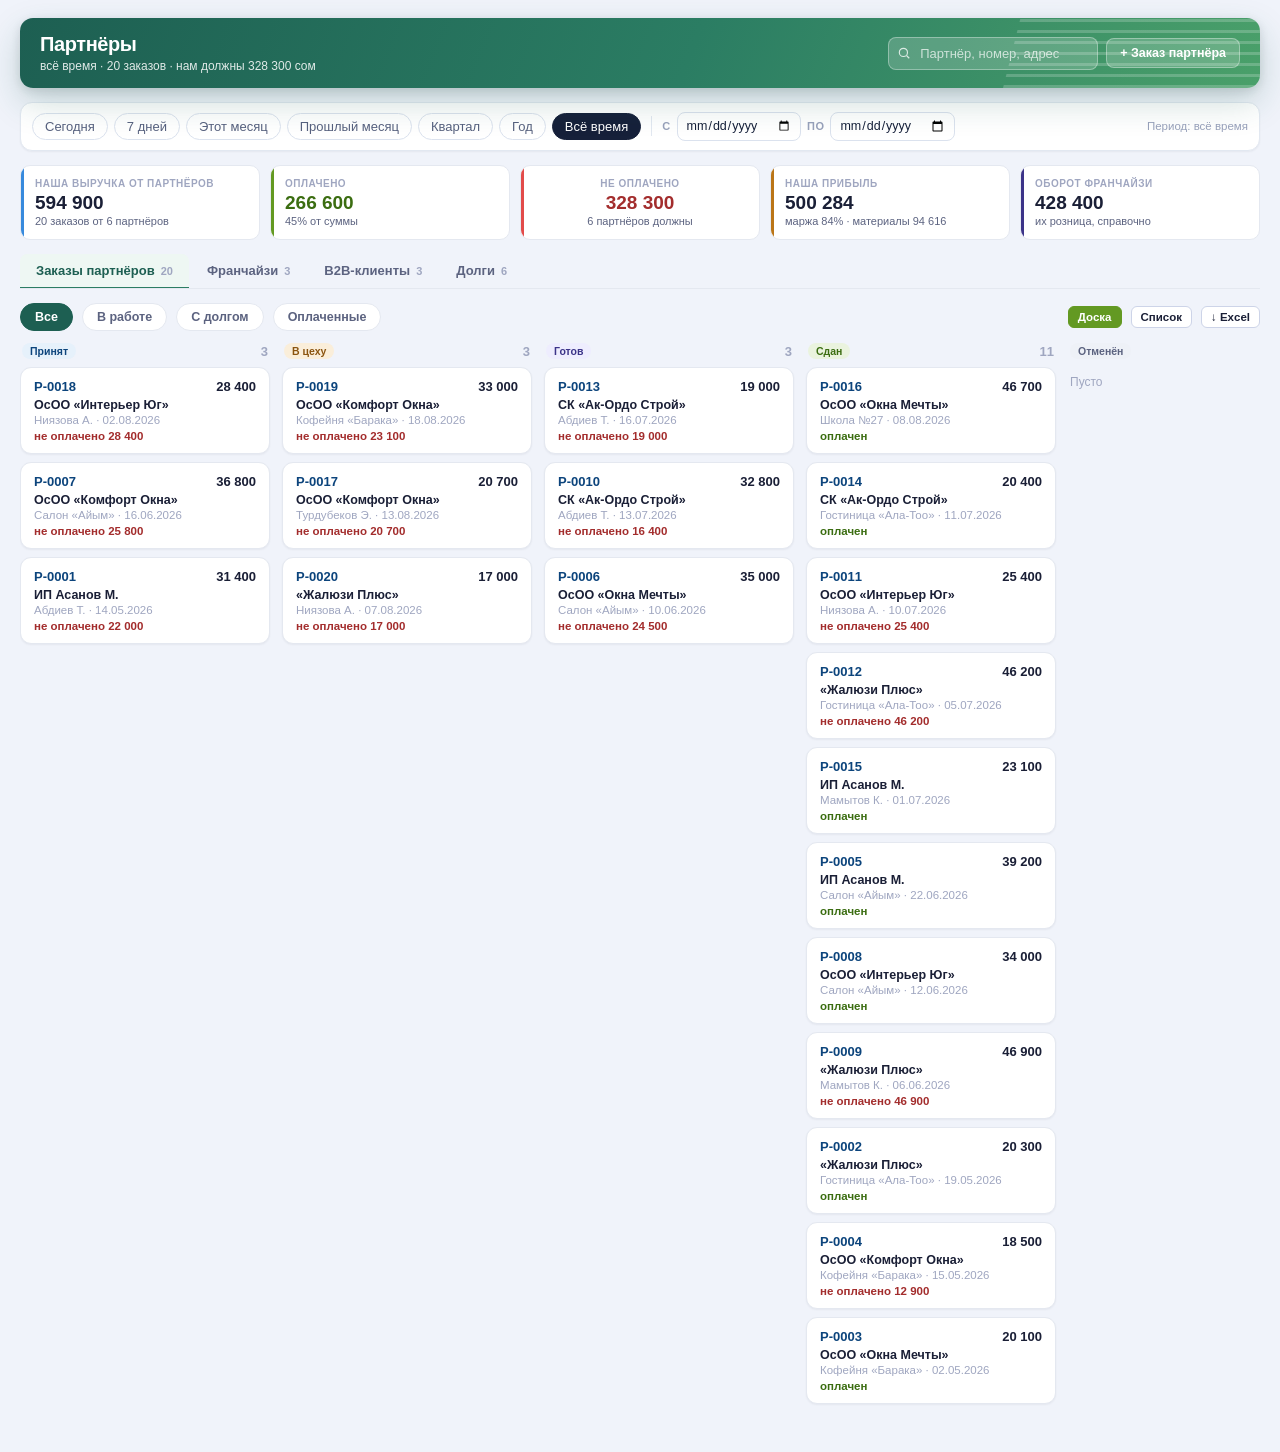
<file: kasymov-partners.html>
<!DOCTYPE html>
<html lang="ru">
<head>
<meta charset="UTF-8">
<meta name="viewport" content="width=device-width,initial-scale=1">
<title>Партнёры — Kasymov ERP</title>
<link rel="stylesheet" href="kasymov-ui.css">
<style>
:root{--h1:#1d5f52;--h2:#2b7d63;--h3:#4aa06a}
.phead{position:relative;overflow:hidden;align-items:center;padding:15px 20px;margin-bottom:14px;
  border-radius:13px;color:#fff;background:linear-gradient(112deg,var(--h1),var(--h2) 54%,var(--h3));
  box-shadow:0 3px 10px rgba(21,29,41,.12),0 14px 34px rgba(29,95,82,.22)}
.phead::after{content:'';position:absolute;right:-40px;top:-30%;width:290px;height:180%;
  background:repeating-linear-gradient(180deg,rgba(255,255,255,.2) 0 3px,transparent 3px 11px);
  transform:skewX(-14deg);pointer-events:none}
.ptitle{font-size:20px;font-weight:800;color:#fff;letter-spacing:-.02em}
.psub{font-size:12px;color:rgba(255,255,255,.86);margin-top:3px}
.pright{position:relative;z-index:1}
.phead .btn{background:rgba(255,255,255,.18);border-color:rgba(255,255,255,.35);color:#fff}
.phead .btn:hover{background:rgba(255,255,255,.3)}
.phead .inp{background:rgba(255,255,255,.18);border-color:rgba(255,255,255,.34);color:#fff}
.phead .inp::placeholder{color:rgba(255,255,255,.7)}
.phead .search svg{color:rgba(255,255,255,.78)}

.subtabs{display:flex;gap:2px;overflow-x:auto;border-bottom:1px solid var(--bd);margin-bottom:14px}
.subtab{padding:9px 16px;font-size:13px;font-weight:700;color:var(--t2);white-space:nowrap;
        border:none;background:none;cursor:pointer;border-bottom:2px solid transparent;margin-bottom:-1px;border-radius:7px 7px 0 0}
.subtab:hover{background:#eef2f9;color:var(--t1)}
.subtab.on{color:var(--h1);border-bottom-color:var(--h2);background:#eef7f3}
.subtab .n{font-size:11px;font-weight:800;color:var(--t3);margin-left:6px}

.num{font-variant-numeric:tabular-nums;font-weight:700;white-space:nowrap}
.q0{color:var(--t3);font-weight:400}
.pos{color:var(--gn-d)} .neg{color:var(--rd-d)}
.money{font-variant-numeric:tabular-nums;font-weight:700;text-align:right;white-space:nowrap}
.tbl tfoot td{background:#f7f9fd;border-top:2px solid var(--bd);font-weight:800}
tr.lnk{cursor:pointer} tr.lnk:hover td{background:#f4faf7}
.chipbtn{border:1px solid var(--bd);background:#fff;border-radius:20px;padding:6px 14px;
         font-size:12.5px;font-weight:600;color:var(--t2);cursor:pointer}
.chipbtn.on{background:var(--h1);border-color:var(--h1);color:#fff}

/* карточки партнёров */
.pgrid{display:grid;grid-template-columns:repeat(auto-fill,minmax(330px,1fr));gap:13px}
.pc{background:#fff;border:1px solid var(--bd);border-radius:13px;overflow:hidden;
    box-shadow:0 1px 2px rgba(21,29,41,.05);display:flex;flex-direction:column}
.pc.debt{border-color:#f0c0bc;box-shadow:0 0 0 2px var(--rd-l)}
.pc-h{padding:13px 15px;background:linear-gradient(150deg,#f2f9f5,#f6f9fd 70%);border-bottom:1px solid var(--bd)}
.pc-n{font-size:15px;font-weight:800;line-height:1.25}
.pc-m{font-size:11.5px;color:var(--t3);margin-top:3px;line-height:1.5}
.pc-b{padding:12px 15px;display:grid;grid-template-columns:1fr 1fr;gap:10px}
.pc-i{min-width:0}
.pc-l{font-size:10px;font-weight:800;color:var(--t3);text-transform:uppercase;letter-spacing:.05em}
.pc-v{font-size:17px;font-weight:800;font-variant-numeric:tabular-nums;margin-top:2px}
.pc-f{padding:10px 15px;border-top:1px solid var(--bd);background:#fbfcfe;display:flex;align-items:center;gap:9px}
.bar{--h:7px}
.trk{height:7px;background:#eef1f7;border-radius:5px;overflow:hidden;flex:1;min-width:60px}
.trk i{display:block;height:100%;border-radius:5px;background:linear-gradient(90deg,#5f9a1e,#8cc23f)}
.kv{display:flex;justify-content:space-between;gap:12px;padding:7px 0;border-bottom:1px solid #f5f7fc;font-size:12.5px}
.kv:last-child{border-bottom:none}
.sec{font-size:10px;font-weight:800;color:var(--t3);text-transform:uppercase;letter-spacing:.06em;margin:16px 0 6px}
.rows{border:1px solid var(--bd);border-radius:10px;overflow:hidden;margin-bottom:10px}
@media (max-width:900px){ .hide-m{display:none} }
@media (max-width:640px){ .hide-s{display:none} }
</style>
</head>
<body>

<div class="page">
  <div class="phead">
    <div>
      <div class="ptitle">Партнёры</div>
      <div class="psub" id="sub">—</div>
    </div>
    <div class="pright">
      <div class="search">
        <svg viewBox="0 0 24 24" fill="none" stroke="currentColor" stroke-width="2"><circle cx="11" cy="11" r="7"/><path d="M21 21l-4.3-4.3"/></svg>
        <input class="inp" id="q" placeholder="Партнёр, номер, адрес" style="width:210px">
      </div>
      <button class="btn green" id="btn-primary">+ Заказ партнёра</button>
    </div>
  </div>

  <div id="dates"></div>
  <div class="stats" id="stats"></div>
  <div class="subtabs" id="subtabs"></div>
  <div id="view"></div>
</div>

<div class="ovl" id="ovl" hidden>
  <div class="modal" id="mdl">
    <div class="modal-h"><div class="modal-t" id="m-t"></div><button class="modal-x" data-close aria-label="Закрыть">✕</button></div>
    <div class="modal-b" id="m-b"></div>
    <div class="modal-f" id="m-f"></div>
  </div>
</div>

<script>
/* сообщаем оболочке о сбое, чтобы он не превратился в пустой экран */
window.__errHook = true;
window.addEventListener('error', e => {
  try{ window.parent.postMessage({ ns:'kasymov', type:'moduleError',
       msg:(e.message||'') + ' · ' + (e.lineno||'') }, '*'); }catch(_){}
  const b = document.body;
  if(b) b.insertAdjacentHTML('afterbegin',
    '<div style="background:#7d211c;color:#fff;padding:12px 16px;font:13px/1.5 -apple-system,sans-serif">'
    + '<b>Сбой в разделе.</b> ' + (e.message||'') + '</div>');
});
</script>
<script>document.write('<script src="kasymov-data.js'+(location.search||'')+'"><\/script>');</script>
<script>
const K = window.KASYMOV;
let S = null, tab = 'orders', P = { preset:'all', from:'', to:'' }, payFlt = 'all', who = 'p1', poView = 'board';
let pRange = { from:'', to:'' };   /* фильтр диапазона внутри окна партнёра */
const TODAY = '2026-08-03';
const TABS = [
  { id:'orders',    name:'Заказы партнёров' },
  { id:'franchise', name:'Франчайзи' },
  { id:'b2b',       name:'B2B-клиенты' },
  { id:'debts',     name:'Долги' },
];
const PST = { new:['Принят','bl'], toShop:['В цеху','am'], ready:['Готов','vl'],
              done:['Сдан','gn'], cancel:['Отменён','gy'] };

K.connect(state => {
  S = state;
  if(!S.porders) S.porders = [];
  render();
}, name => { if(name === 'primary') newOrder(); });

/* ═════════ РАСЧЁТЫ ═════════ */
const P_ = id => S.partners.find(x => x.id === id) || {};
const pName = id => P_(id).name || '—';
const R = () => K.rangeOf(P.preset, P.from, P.to);
const inR = d => { const [f,t] = R(); const x = (d||'').slice(0,10); return x >= f && x <= t; };
const f0 = n => K.fmt(n);
const owe = o => Math.max(0, o.sum - (o.paid || 0));

function list(){
  const q = document.getElementById('q').value.trim().toLowerCase();
  return S.porders.filter(o => {
    if(!inR(o.date)) return false;
    if(payFlt === 'debt' && owe(o) <= 0) return false;
    if(payFlt === 'paid' && owe(o) > 0) return false;
    if(payFlt === 'work' && ['done','cancel'].includes(o.status)) return false;
    if(q && !(String(o.num).toLowerCase().includes(q) || pName(o.partner).toLowerCase().includes(q) ||
              (o.addr||'').toLowerCase().includes(q) || (o.client||'').toLowerCase().includes(q))) return false;
    return true;
  }).sort((a,b) => b.date.localeCompare(a.date));
}

/* ═════════ РЕНДЕР ═════════ */
function render(){
  if(!S) return;
  document.getElementById('dates').innerHTML = K.dateBar(P.preset, P.from, P.to);
  K.bindDateBar(v => { P = v; render(); }, P);

  const [f,t] = R();
  const all = S.porders.filter(o => inR(o.date));
  const sum = all.reduce((a,o) => a + o.sum, 0);
  const paid = all.reduce((a,o) => a + (o.paid || 0), 0);
  const cost = all.reduce((a,o) => a + K.poCost(o, S.goods), 0);
  const retail = all.filter(o => P_(o.partner).type === 'franchise')
    .reduce((a,o) => a + (o.retail || 0), 0);
  const debtors = S.partners.filter(p => K.partnerStats(S, p.id, f, t).owe > 0);

  document.getElementById('sub').textContent =
    `${K.rangeName(P.preset,P.from,P.to)} · ${all.length} заказов · нам должны ${K.money(sum - paid)}`;

  document.getElementById('stats').innerHTML = `
    <div class="stat bl"><div class="stat-l">Наша выручка от партнёров</div>
      <div class="stat-v">${f0(sum)}</div>
      <div class="stat-s">${all.length} заказов от ${new Set(all.map(o=>o.partner)).size} партнёров</div></div>
    <div class="stat gn"><div class="stat-l">Оплачено</div>
      <div class="stat-v pos">${f0(paid)}</div>
      <div class="stat-s">${sum?Math.round(paid/sum*100):0}% от суммы</div></div>
    <button class="stat rd" data-go="debts"><div class="stat-l">Не оплачено</div>
      <div class="stat-v ${sum-paid?'neg':''}">${f0(sum - paid)}</div>
      <div class="stat-s">${debtors.length} партнёров должны</div></button>
    <div class="stat am"><div class="stat-l">Наша прибыль</div>
      <div class="stat-v">${f0(sum - cost)}</div>
      <div class="stat-s">маржа ${sum?Math.round((sum-cost)/sum*100):0}% · материалы ${f0(cost)}</div></div>
    <div class="stat vl"><div class="stat-l">Оборот франчайзи</div>
      <div class="stat-v">${f0(retail)}</div>
      <div class="stat-s">их розница, справочно</div></div>`;
  document.querySelectorAll('[data-go]').forEach(b =>
    b.addEventListener('click', () => { tab = b.dataset.go; render(); }));

  const n = { orders:S.porders.filter(o => inR(o.date)).length,
              franchise:S.partners.filter(p => p.type === 'franchise').length,
              b2b:S.partners.filter(p => p.type === 'b2b').length,
              debts:debtors.length };
  document.getElementById('subtabs').innerHTML = TABS.map(x =>
    `<button class="subtab ${tab===x.id?'on':''}" data-t="${x.id}">${x.name}<span class="n">${n[x.id]}</span></button>`).join('');
  document.querySelectorAll('.subtab').forEach(b =>
    b.addEventListener('click', () => { tab = b.dataset.t; render(); }));

  ({ orders:vOrders, franchise:() => vPartners('franchise'),
     b2b:() => vPartners('b2b'), debts:vDebts })[tab]();
}
document.getElementById('q').addEventListener('input', render);

/* ── 1. ЗАКАЗЫ ПАРТНЁРОВ ── */
function vOrders(){
  const L = list();
  const sum = L.reduce((a,o) => a + o.sum, 0);
  const paid = L.reduce((a,o) => a + (o.paid || 0), 0);

  document.getElementById('view').innerHTML = `
    <div class="bar" style="margin-bottom:12px">
      ${[['all','Все'],['work','В работе'],['debt','С долгом'],['paid','Оплаченные']].map(([k,n]) =>
        `<button class="chipbtn ${payFlt===k?'on':''}" data-f="${k}">${n}</button>`).join('')}
      <span style="margin-left:auto"></span>
      <button class="btn sm ${poView==='board'?'green':''}" id="v-board">Доска</button>
      <button class="btn sm ${poView==='list'?'green':''}" id="v-list">Список</button>
      <button class="btn sm" id="xls">↓ Excel</button>
    </div>
    ${poView==='board' ? poBoard(L) : ''}
    <div class="card" style="${poView==='board'?'display:none':''}"><div class="tbl-wrap"><table class="tbl" id="t-po">
      <thead><tr>
        <th style="width:92px">Номер</th><th style="width:110px">Дата</th>
        <th>Партнёр</th>
        <th class="hide-s">Заказ и адрес</th>
        <th class="hide-m" style="width:80px">Изделий</th>
        <th style="width:120px">Статус</th>
        <th style="text-align:right;width:120px">Сумма нам</th>
        <th style="text-align:right;width:120px">Оплачено</th>
        <th style="text-align:right;width:120px">Остаток</th>
      </tr></thead>
      <tbody>${L.length ? L.map(o => {
        const st = PST[o.status] || PST.new, ow = owe(o);
        return `<tr class="lnk" data-o="${o.id}" tabindex="0">
          <td class="strong">${o.num}</td>
          <td class="dim">${K.dmy(o.date)}</td>
          <td><div class="strong">${K.esc(pName(o.partner))}</div>
            <div class="q0" style="font-size:11.5px">${P_(o.partner).type==='franchise'?'франчайзи':'B2B'} · скидка ${o.disc}%</div></td>
          <td class="hide-s">${K.esc(o.client)}<div class="q0" style="font-size:11.5px">${K.esc(o.addr)}</div></td>
          <td class="hide-m num" style="text-align:center">${o.items.reduce((a,i)=>a+i.qty,0)}</td>
          <td><span class="chip ${st[1]}">${st[0]}</span></td>
          <td class="money">${f0(o.sum)}</td>
          <td class="money ${o.paid?'pos':'q0'}">${o.paid?f0(o.paid):'—'}</td>
          <td class="money ${ow?'neg':'pos'}">${ow?f0(ow):'закрыт'}</td>
        </tr>`;
      }).join('') : `<tr><td colspan="9"><div class="empty">
        <div class="empty-t">Заказов нет</div>
        <div class="empty-s">Смените период или фильтр</div></div></td></tr>`}</tbody>
      ${L.length ? `<tfoot><tr><td colspan="6">Итого по ${L.length} заказам</td>
        <td class="money">${f0(sum)}</td><td class="money pos">${f0(paid)}</td>
        <td class="money neg">${f0(sum - paid)}</td></tr></tfoot>` : ''}
    </table></div></div>`;

  document.querySelectorAll('[data-f]').forEach(b =>
    b.addEventListener('click', () => { payFlt = b.dataset.f; render(); }));
  document.getElementById('v-board').onclick = () => { poView = 'board'; render(); };
  document.getElementById('v-list').onclick  = () => { poView = 'list';  render(); };
  document.getElementById('xls').onclick = () =>
    K.tableToExcel(document.getElementById('t-po'), 'Заказы партнёров ' + K.rangeName(P.preset,P.from,P.to));
  document.querySelectorAll('[data-o]').forEach(el => {
    el.addEventListener('click', () => openOrder(el.dataset.o));
    el.addEventListener('keydown', e => { if(e.key === 'Enter') openOrder(el.dataset.o); });
  });
}

/* канбан-доска заказов партнёров по статусам */
function poBoard(L){
  const cols = [['new','bl'],['toShop','am'],['ready','vl'],['done','gn'],['cancel','gy']];
  return `<div style="display:flex;gap:12px;overflow-x:auto;padding-bottom:8px">
    ${cols.map(([st,cls]) => {
      const items = L.filter(o => o.status === st), pst = PST[st] || [st,'gy'];
      return `<div style="min-width:250px;flex:1 0 250px">
        <div style="display:flex;justify-content:space-between;align-items:center;margin-bottom:8px;padding:0 2px">
          <span class="chip ${pst[1]}">${pst[0]}</span>
          <span class="q0" style="font-weight:800">${items.length}</span></div>
        <div style="display:flex;flex-direction:column;gap:8px">
        ${items.length ? items.map(o => { const ow = owe(o);
          return `<button class="lnk" data-o="${o.id}" tabindex="0" style="text-align:left;background:#fff;border:1px solid var(--bd);border-radius:11px;padding:11px 13px;cursor:pointer;font-family:inherit;box-shadow:0 1px 2px rgba(21,29,41,.05)">
            <div style="display:flex;justify-content:space-between;align-items:baseline;gap:8px;margin-bottom:4px">
              <b style="color:var(--bl-d)">${o.num}</b><b style="font-variant-numeric:tabular-nums">${f0(o.sum)}</b></div>
            <div style="font-weight:600;font-size:12.5px">${K.esc(pName(o.partner))}</div>
            <div class="q0" style="font-size:11.5px;margin-top:2px">${K.esc(o.client||'')} · ${K.dmy(o.date)}</div>
            <div style="font-size:11.5px;font-weight:700;margin-top:4px" class="${ow?'neg':'pos'}">${ow?'не оплачено '+f0(ow):'оплачен'}</div>
          </button>`; }).join('')
          : '<div class="q0" style="font-size:12px;padding:8px 2px">Пусто</div>'}
        </div></div>`;
    }).join('')}</div>`;
}

/* ── 2 и 3. КАРТОЧКИ ПАРТНЁРОВ ── */
function vPartners(type){
  const [f,t] = R();
  const rows = S.partners.filter(p => p.type === type)
    .map(p => ({ p, s:K.partnerStats(S, p.id, f, t) }))
    .sort((a,b) => b.s.sum - a.s.sum);

  document.getElementById('view').innerHTML = `
    <div class="bar" style="margin-bottom:12px">
      <span class="dim" style="font-size:12.5px;max-width:860px">${type === 'franchise'
        ? 'Франчайзи работают под нашим брендом и платят нам оптовую цену за готовые заказы. Их розничный оборот показан справочно — эти деньги не наши.'
        : 'B2B-клиенты заказывают готовую продукцию под себя. Платят оптовую цену со своей скидкой.'}</span>
    </div>
    <div class="pgrid">${rows.map(({p,s}) => `
      <div class="pc ${s.owe>0?'debt':''}">
        <div class="pc-h">
          <div class="pc-n">${K.esc(p.name)}</div>
          <div class="pc-m">${p.city} · ${K.esc(p.person)} · ${p.phone}<br>
            скидка ${p.disc}% · с нами с ${K.dmy(p.since)}</div>
        </div>
        <div class="pc-b">
          <div class="pc-i"><div class="pc-l">Заказал у нас</div>
            <div class="pc-v">${f0(s.sum)}</div>
            <div class="q0" style="font-size:11.5px">${s.list.length} заказов · ${s.pcs} изделий</div></div>
          <div class="pc-i"><div class="pc-l">Не оплачено</div>
            <div class="pc-v ${s.owe?'neg':'pos'}">${s.owe?f0(s.owe):'0'}</div>
            <div class="q0" style="font-size:11.5px">оплатил ${f0(s.paid)}</div></div>
          ${type === 'franchise' ? `
          <div class="pc-i"><div class="pc-l">Их розничный оборот</div>
            <div class="pc-v" style="color:var(--vl-d)">${f0(s.retail)}</div>
            <div class="q0" style="font-size:11.5px">справочно, не наши деньги</div></div>` : `
          <div class="pc-i"><div class="pc-l">Наша прибыль</div>
            <div class="pc-v pos">${f0(s.profit)}</div>
            <div class="q0" style="font-size:11.5px">маржа ${s.sum?Math.round(s.profit/s.sum*100):0}%</div></div>`}
          <div class="pc-i"><div class="pc-l">${type==='franchise'?'Наша прибыль':'Средний заказ'}</div>
            <div class="pc-v">${type==='franchise' ? f0(s.profit) : (s.list.length?f0(s.sum/s.list.length):0)}</div>
            <div class="q0" style="font-size:11.5px">${type==='franchise'
              ? 'маржа ' + (s.sum?Math.round(s.profit/s.sum*100):0) + '%' : 'за один заказ'}</div></div>
        </div>
        <div class="pc-f">
          <span class="q0" style="font-size:11.5px;white-space:nowrap">оплачено ${s.sum?Math.round(s.paid/s.sum*100):0}%</span>
          <span class="trk"><i style="width:${s.sum?Math.min(100,s.paid/s.sum*100):0}%"></i></span>
          <button class="btn sm" data-card="${p.id}">Открыть</button>
        </div>
      </div>`).join('') || `<div class="card" style="grid-column:1/-1"><div class="empty">
        <div class="empty-t">Партнёров этого типа нет</div></div></div>`}</div>`;

  document.querySelectorAll('[data-card]').forEach(b =>
    b.addEventListener('click', () => { pRange = { from:'', to:'' }; openPartner(b.dataset.card); }));
}

/* ── 4. ДОЛГИ ── */
function vDebts(){
  const [f,t] = R();
  const rows = S.partners.map(p => ({ p, s:K.partnerStats(S, p.id, f, t) }))
    .filter(x => x.s.owe > 0).sort((a,b) => b.s.owe - a.s.owe);
  const total = rows.reduce((a,x) => a + x.s.owe, 0);
  const overdue = S.porders.filter(o => owe(o) > 0 && o.deadline < TODAY);

  document.getElementById('view').innerHTML = `
    <div class="card" style="margin-bottom:14px">
      <div class="card-h"><div class="card-t">Кто и сколько нам должен</div>
        <span class="chip ${total?'rd':'gn'}">${K.money(total)}</span></div>
      <div class="tbl-wrap"><table class="tbl" id="t-debt">
        <thead><tr><th>Партнёр</th><th style="width:120px">Тип</th>
          <th class="hide-s" style="width:130px">Город</th>
          <th style="text-align:center;width:100px">Заказов</th>
          <th style="text-align:right;width:130px">Заказал</th>
          <th style="text-align:right;width:130px">Оплатил</th>
          <th style="text-align:right;width:130px">Должен</th>
          <th style="width:150px"></th></tr></thead>
        <tbody>${rows.length ? rows.map(({p,s}) => `<tr class="lnk" data-card="${p.id}">
          <td class="strong">${K.esc(p.name)}
            <div class="q0" style="font-size:11.5px">${K.esc(p.person)} · ${p.phone}</div></td>
          <td><span class="chip ${p.type==='franchise'?'vl':'bl'}">${p.type==='franchise'?'франчайзи':'B2B'}</span></td>
          <td class="dim hide-s">${p.city}</td>
          <td style="text-align:center" class="num">${s.list.length}</td>
          <td class="money">${f0(s.sum)}</td>
          <td class="money pos">${f0(s.paid)}</td>
          <td class="money neg">${f0(s.owe)}</td>
          <td><button class="btn green sm" data-pay="${p.id}">Принять оплату</button></td>
        </tr>`).join('') : `<tr><td colspan="8"><div class="empty">
          <div class="empty-t">Все партнёры рассчитались</div></div></td></tr>`}</tbody>
        ${rows.length ? `<tfoot><tr><td colspan="6">Итого долг партнёров</td>
          <td class="money neg">${f0(total)}</td><td></td></tr></tfoot>` : ''}
      </table></div>
    </div>

    <div class="card">
      <div class="card-h"><div class="card-t">Просрочено по сроку сдачи</div>
        <span class="chip ${overdue.length?'rd':'gn'}">${overdue.length}</span></div>
      <div class="tbl-wrap"><table class="tbl">
        <thead><tr><th style="width:92px">Номер</th><th>Партнёр</th>
          <th class="hide-s">Заказ</th><th style="width:120px">Срок был</th>
          <th style="text-align:right;width:130px">Не оплачено</th></tr></thead>
        <tbody>${overdue.length ? overdue.map(o => `<tr class="lnk" data-o="${o.id}">
          <td class="strong">${o.num}</td><td>${K.esc(pName(o.partner))}</td>
          <td class="hide-s">${K.esc(o.client)} · ${K.esc(o.addr)}</td>
          <td class="neg">${K.dmy(o.deadline)}</td>
          <td class="money neg">${f0(owe(o))}</td></tr>`).join('')
          : '<tr><td colspan="5"><div class="empty"><div class="empty-t">Просрочек нет</div></div></td></tr>'}</tbody>
      </table></div>
    </div>`;

  document.querySelectorAll('[data-card]').forEach(b =>
    b.addEventListener('click', e => { if(!e.target.closest('[data-pay]')){ pRange = { from:'', to:'' }; openPartner(b.dataset.card); } }));
  document.querySelectorAll('[data-pay]').forEach(b =>
    b.addEventListener('click', e => { e.stopPropagation(); payForm(b.dataset.pay); }));
  document.querySelectorAll('[data-o]').forEach(b =>
    b.addEventListener('click', () => openOrder(b.dataset.o)));
}

/* ═════════ КАРТОЧКИ ═════════ */
function showModal(t, size){
  document.getElementById('m-t').textContent = t;
  document.getElementById('mdl').className = 'modal' + (size ? ' ' + size : '');
  document.getElementById('ovl').hidden = false;
}
function closeModal(){ document.getElementById('ovl').hidden = true; }
function bindClose(){ document.querySelectorAll('#ovl [data-close]').forEach(b => b.onclick = closeModal); }
const uid = () => 'po' + Date.now().toString(36);

function openPartner(id){
  const p = P_(id);
  const inPR = d => { const x = (d||'').slice(0,10);
    return (!pRange.from || x >= pRange.from) && (!pRange.to || x <= pRange.to); };
  const L = S.porders.filter(o => o.partner === id && inPR(o.date)).sort((a,b) => b.date.localeCompare(a.date));
  const sum = L.reduce((a,o) => a + o.sum, 0);
  const paid = L.reduce((a,o) => a + (o.paid||0), 0);
  const oweTot = Math.max(0, sum - paid);
  const cost = L.reduce((a,o) => a + K.poCost(o, S.goods), 0);
  const retail = L.reduce((a,o) => a + (o.retail||0), 0);
  const profit = sum - cost;
  const pcs = L.reduce((a,o) => a + o.items.reduce((x,i)=>x+i.qty,0), 0);
  showModal(p.name, 'xwide');
  document.getElementById('m-b').innerHTML = `
    <div class="bar" style="margin-bottom:12px;gap:8px;align-items:center;flex-wrap:wrap">
      <span class="dim" style="font-size:12px">Диапазон дат:</span>
      <input class="inp" id="pr-from" type="date" value="${pRange.from}" style="width:150px">
      <span class="dim">—</span>
      <input class="inp" id="pr-to" type="date" value="${pRange.to}" style="width:150px">
      <button class="btn sm" id="pr-clear">Сбросить</button>
      <span style="margin-left:auto"></span>
      <span class="chip bl">${L.length} заказов · ${pcs} изделий</span>
    </div>
    <div class="grid2">
      <div><div class="sec">Партнёр</div>
        <div class="kv"><span>Тип</span><b>${p.type==='franchise'?'Франчайзи — работает под нашим брендом':'B2B-клиент'}</b></div>
        <div class="kv"><span>Город</span><b>${p.city||'—'}</b></div>
        <div class="kv"><span>Телефон</span><b>${p.phone||'—'}</b></div>
        <div class="kv"><span>Скидка от розницы</span><b>${p.disc}%</b></div>
      </div>
      <div><div class="sec">Деньги за выбранный диапазон</div>
        <div class="kv"><span>Заказал у нас</span><b>${K.money(sum)}</b></div>
        <div class="kv"><span>Оплатил</span><b class="pos">${K.money(paid)}</b></div>
        <div class="kv"><span>Должен</span><b class="${oweTot?'neg':'pos'}">${K.money(oweTot)}</b></div>
        <div class="kv"><span>Наша прибыль</span><b class="pos">${K.money(profit)}</b></div>
        ${p.type==='franchise' ? `<div class="kv"><span>Их розничный оборот</span>
          <b style="color:var(--vl-d)">${K.money(retail)}</b></div>` : ''}
      </div>
    </div>
    <div class="sec">Все заказы партнёра</div>
    <div class="rows"><table class="tbl">
      <thead><tr><th style="width:92px">Номер</th><th style="width:100px">Дата</th>
        <th>Заказ</th><th style="width:110px">Статус</th>
        <th style="text-align:right;width:110px">Сумма</th>
        <th style="text-align:right;width:110px">Остаток</th></tr></thead>
      <tbody>${L.length ? L.map(o => {
        const st = PST[o.status] || PST.new;
        return `<tr class="lnk" data-po="${o.id}"><td class="strong">${o.num}</td><td class="dim">${K.dmy(o.date)}</td>
          <td>${K.esc(o.client)}<div class="q0" style="font-size:11px">${K.esc(o.addr)}</div></td>
          <td><span class="chip ${st[1]}">${st[0]}</span></td>
          <td class="money">${f0(o.sum)}</td>
          <td class="money ${owe(o)?'neg':'pos'}">${owe(o)?f0(owe(o)):'закрыт'}</td></tr>`;
      }).join('') : '<tr><td colspan="6"><div class="empty"><div class="empty-t">В этом диапазоне заказов нет</div></div></td></tr>'}</tbody>
      ${L.length ? `<tfoot><tr><td colspan="4">Итого</td><td class="money">${f0(sum)}</td>
        <td class="money ${oweTot?'neg':'pos'}">${f0(oweTot)}</td></tr></tfoot>` : ''}
    </table></div>`;
  document.getElementById('m-f').innerHTML = `
    <button class="btn" data-close>Закрыть</button><span style="margin-left:auto"></span>
    ${oweTot > 0 ? `<button class="btn green" id="p-pay">Принять оплату ${K.money(oweTot)}</button>` : ''}`;
  document.getElementById('pr-from').onchange = e => { pRange.from = e.target.value; openPartner(id); };
  document.getElementById('pr-to').onchange   = e => { pRange.to   = e.target.value; openPartner(id); };
  document.getElementById('pr-clear').onclick = () => { pRange = { from:'', to:'' }; openPartner(id); };
  document.querySelectorAll('[data-po]').forEach(tr => tr.onclick = () => openOrder(tr.dataset.po));
  const b = document.getElementById('p-pay');
  if(b) b.onclick = () => payForm(id);
  bindClose();
}

function openOrder(id){
  const o = S.porders.find(x => x.id === id); if(!o) return;
  const p = P_(o.partner), st = PST[o.status] || PST.new;
  const cost = K.poCost(o, S.goods);
  showModal(`Заказ ${o.num} · ${p.name}`, 'wide');
  document.getElementById('m-b').innerHTML = `
    <div class="grid2">
      <div><div class="sec">Заказ</div>
        <div class="kv"><span>Партнёр</span><b>${K.esc(p.name)}</b></div>
        <div class="kv"><span>Клиент партнёра</span><b>${K.esc(o.client)}</b></div>
        <div class="kv"><span>Адрес</span><b>${K.esc(o.addr)}</b></div>
        <div class="kv"><span>Принят</span><b>${K.dmy(o.date)}</b></div>
        <div class="kv"><span>Срок сдачи</span><b>${K.dmy(o.deadline)}</b></div>
        <div class="kv"><span>Статус</span><b><span class="chip ${st[1]}">${st[0]}</span></b></div>
      </div>
      <div><div class="sec">Деньги</div>
        ${o.retail ? `<div class="kv"><span>Партнёр взял со своего клиента</span>
          <b style="color:var(--vl-d)">${K.money(o.retail)}</b></div>` : ''}
        <div class="kv"><span>Скидка партнёра</span><b>${o.disc}%</b></div>
        <div class="kv"><span>Партнёр платит нам</span><b>${K.money(o.sum)}</b></div>
        <div class="kv"><span>Оплачено</span><b class="pos">${K.money(o.paid||0)}</b></div>
        <div class="kv"><span>Остаток</span><b class="${owe(o)?'neg':'pos'}">${K.money(owe(o))}</b></div>
        <div class="kv"><span>Материалы</span><b>${K.money(cost)}</b></div>
        <div class="kv"><span>Наша прибыль</span><b class="pos">${K.money(o.sum - cost)}</b></div>
      </div>
    </div>
    <div class="sec">Изделия</div>
    <div class="rows"><table class="tbl">
      <thead><tr><th style="width:90px">Ширина</th><th style="width:90px">Высота</th>
        <th>Ткань</th><th style="width:150px">Профиль</th><th style="width:110px">Тип</th>
        <th style="text-align:center;width:70px">Шт</th>
        <th style="text-align:right;width:80px">м²</th></tr></thead>
      <tbody>${o.items.map(i => `<tr><td class="num">${K.qfmt(i.w)}</td><td class="num">${K.qfmt(i.h)}</td>
        <td>${K.esc(i.fabric)}</td><td class="dim">${K.esc(i.profile)}</td><td>${K.esc(i.type)}</td>
        <td style="text-align:center" class="num">${i.qty}</td>
        <td class="money">${K.qfmt(i.w*i.h*i.qty)}</td></tr>`).join('')}</tbody>
    </table></div>`;
  document.getElementById('m-f').innerHTML = `
    <button class="btn" data-close>Закрыть</button><span style="margin-left:auto"></span>
    ${o.status !== 'done' ? `<button class="btn" id="o-next">${
      o.status==='new'?'В цех':o.status==='toShop'?'Готов':'Сдан партнёру'}</button>` : ''}
    ${owe(o) > 0 ? `<button class="btn green" id="o-pay">Принять оплату</button>` : ''}`;
  const nx = document.getElementById('o-next');
  if(nx) nx.onclick = () => {
    o.status = { new:'toShop', toShop:'ready', ready:'done' }[o.status] || 'done';
    o.history.push({ at:TODAY + ' 12:00', who:'u14', what:'Статус: ' + PST[o.status][0] });
    save(); openOrder(id); K.toast(`${o.num}: ${PST[o.status][0]}`);
  };
  const pb = document.getElementById('o-pay');
  if(pb) pb.onclick = () => payForm(o.partner, id);
  bindClose();
}

/* ── приём оплаты ── */
function payForm(pid, orderId){
  const p = P_(pid);
  const open = S.porders.filter(o => o.partner === pid && owe(o) > 0)
    .sort((a,b) => a.date.localeCompare(b.date));
  const total = orderId ? owe(S.porders.find(o => o.id === orderId))
                        : open.reduce((a,o) => a + owe(o), 0);
  showModal(`Оплата от ${p.name}`, 'wide');
  document.getElementById('m-b').innerHTML = `
    <div class="hint">Оплата закрывает заказы по очереди, начиная с самого старого.</div>
    <div class="grid2">
      <div class="fld"><label for="y-sum">Сумма, сом</label>
        <input class="inp" id="y-sum" type="number" min="0" value="${total}"></div>
      <div class="fld"><label for="y-date">Дата</label>
        <input class="inp" id="y-date" type="date" value="${TODAY}"></div>
    </div>
    <div class="sec">Что закроется</div>
    <div class="rows"><table class="tbl">
      <thead><tr><th style="width:92px">Номер</th><th style="width:100px">Дата</th>
        <th>Заказ</th><th style="text-align:right;width:110px">Остаток</th>
        <th style="text-align:right;width:120px">Спишется</th></tr></thead>
      <tbody id="y-plan"></tbody>
    </table></div>`;
  document.getElementById('m-f').innerHTML = `
    <button class="btn" data-close>Отмена</button><span style="margin-left:auto"></span>
    <button class="btn green" id="y-ok">Принять оплату</button>`;

  const plan = () => {
    let left = +document.getElementById('y-sum').value || 0;
    const src = orderId ? open.filter(o => o.id === orderId) : open;
    return src.map(o => { const take = Math.min(left, owe(o)); left -= take; return { o, take }; })
              .filter(x => x.take > 0);
  };
  const draw = () => {
    document.getElementById('y-plan').innerHTML = plan().map(({o,take}) => `<tr>
      <td class="strong">${o.num}</td><td class="dim">${K.dmy(o.date)}</td>
      <td>${K.esc(o.client)}</td><td class="money">${f0(owe(o))}</td>
      <td class="money pos">${f0(take)}</td></tr>`).join('') ||
      '<tr><td colspan="5" style="text-align:center;padding:20px" class="q0">Укажите сумму</td></tr>';
  };
  document.getElementById('y-sum').oninput = draw; draw();
  document.getElementById('y-ok').onclick = () => {
    const pl = plan();
    if(!pl.length){ K.toast('Укажите сумму', 'bad'); return; }
    const d = document.getElementById('y-date').value;
    pl.forEach(({o,take}) => {
      o.paid = (o.paid || 0) + take;
      o.history.push({ at:d + ' 12:00', who:'u14', what:`Оплата ${K.fmt(take)} сом` });
    });
    const s = pl.reduce((a,x) => a + x.take, 0);
    closeModal(); save();
    K.toast(`Принято ${K.money(s)} от ${p.name} · закрыто заказов: ${pl.filter(x => owe(x.o) === 0).length}`);
  };
  bindClose();
}

/* ── новый заказ от партнёра ── */
function newOrder(){
  showModal('Заказ от партнёра', 'wide');
  const g = c => S.goods.filter(x => x.cat === c);
  document.getElementById('m-b').innerHTML = `
    <div class="hint">Так заказ попадает к нам, когда партнёр присылает его со своей стороны.
      Сумма считается по нашему прайсу минус скидка партнёра.</div>
    <div class="grid3">
      <div class="fld"><label for="n-p">Партнёр</label>
        <select class="inp" id="n-p">${S.partners.map(p =>
          `<option value="${p.id}">${K.esc(p.name)} — скидка ${p.disc}%</option>`).join('')}</select></div>
      <div class="fld"><label for="n-date">Дата</label><input class="inp" id="n-date" type="date" value="${TODAY}"></div>
      <div class="fld"><label for="n-dl">Срок сдачи</label><input class="inp" id="n-dl" type="date" value="2026-08-17"></div>
    </div>
    <div class="grid2">
      <div class="fld"><label for="n-cl">Клиент партнёра</label><input class="inp" id="n-cl" placeholder="Кому ставим"></div>
      <div class="fld"><label for="n-ad">Адрес</label><input class="inp" id="n-ad" placeholder="Улица, дом"></div>
    </div>
    <div class="sec">Изделие</div>
    <div class="grid3">
      <div class="fld"><label for="n-w">Ширина, м</label><input class="inp" id="n-w" type="number" step="0.001" value="1.5"></div>
      <div class="fld"><label for="n-h">Высота, м</label><input class="inp" id="n-h" type="number" step="0.001" value="2"></div>
      <div class="fld"><label for="n-q">Количество</label><input class="inp" id="n-q" type="number" min="1" value="2"></div>
      <div class="fld"><label for="n-t">Тип</label>
        <select class="inp" id="n-t">${Object.keys(K.PRICE.perM2).map(t => `<option>${t}</option>`).join('')}</select></div>
      <div class="fld"><label for="n-f">Ткань</label>
        <select class="inp" id="n-f">${g('Ткань').map(x => `<option>${K.esc(x.name)}</option>`).join('')}</select></div>
      <div class="fld"><label for="n-pr">Профиль</label>
        <select class="inp" id="n-pr">${g('Профиль').map(x => `<option>${K.esc(x.name)}</option>`).join('')}</select></div>
    </div>
    <div class="kv"><span>По нашему прайсу</span><b id="n-r">—</b></div>
    <div class="kv"><span>Партнёр платит нам после скидки</span><b id="n-s">—</b></div>`;
  document.getElementById('m-f').innerHTML = `
    <button class="btn" data-close>Отмена</button><span style="margin-left:auto"></span>
    <button class="btn green" id="n-ok">Принять заказ</button>`;

  const calc = () => {
    const it = { w:+document.getElementById('n-w').value || 0,
                 h:+document.getElementById('n-h').value || 0,
                 qty:+document.getElementById('n-q').value || 1,
                 type:document.getElementById('n-t').value };
    const retail = K.priceItem(it);
    const disc = P_(document.getElementById('n-p').value).disc || 0;
    const sum = Math.round(retail * (1 - disc/100));
    document.getElementById('n-r').textContent = K.money(retail);
    document.getElementById('n-s').textContent = K.money(sum);
    return { it, retail, sum, disc };
  };
  ['n-w','n-h','n-q','n-t','n-p'].forEach(id => {
    const el = document.getElementById(id);
    el.oninput = calc; el.onchange = calc;
  });
  calc();

  document.getElementById('n-ok').onclick = () => {
    const v = id => document.getElementById(id).value.trim();
    if(!v('n-cl') || !v('n-ad')){ K.toast('Заполните клиента и адрес', 'bad'); return; }
    const c = calc(), pid = document.getElementById('n-p').value;
    const n = (() => {
      const ns = S.porders.map(o => +String(o.num).replace(/\D/g,'')).filter(Number.isFinite);
      return (ns.length ? Math.max(...ns) : 0) + 1;
    })();
    S.porders.push({ id:uid(), num:`P-${String(n).padStart(4,'0')}`, partner:pid,
      date:v('n-date'), deadline:v('n-dl'), client:v('n-cl'), addr:v('n-ad'),
      status:'new', disc:c.disc,
      items:[{ ...c.it, fabric:document.getElementById('n-f').value,
               profile:document.getElementById('n-pr').value }],
      retail:P_(pid).type === 'franchise' ? c.retail : 0, sum:c.sum, paid:0, comment:'',
      history:[{ at:v('n-date') + ' 09:00', who:pid, what:'Заказ принят от партнёра' }] });
    tab = 'orders'; closeModal(); save();
    K.toast(`Заказ принят · партнёр заплатит ${K.money(c.sum)}`);
  };
  bindClose();
}

function save(){ K.commit(S); render(); }
document.getElementById('ovl').addEventListener('mousedown', e => { if(e.target.id === 'ovl') closeModal(); });
document.addEventListener('keydown', e => { if(e.key === 'Escape') closeModal(); });
</script>
</body>
</html>
</file>
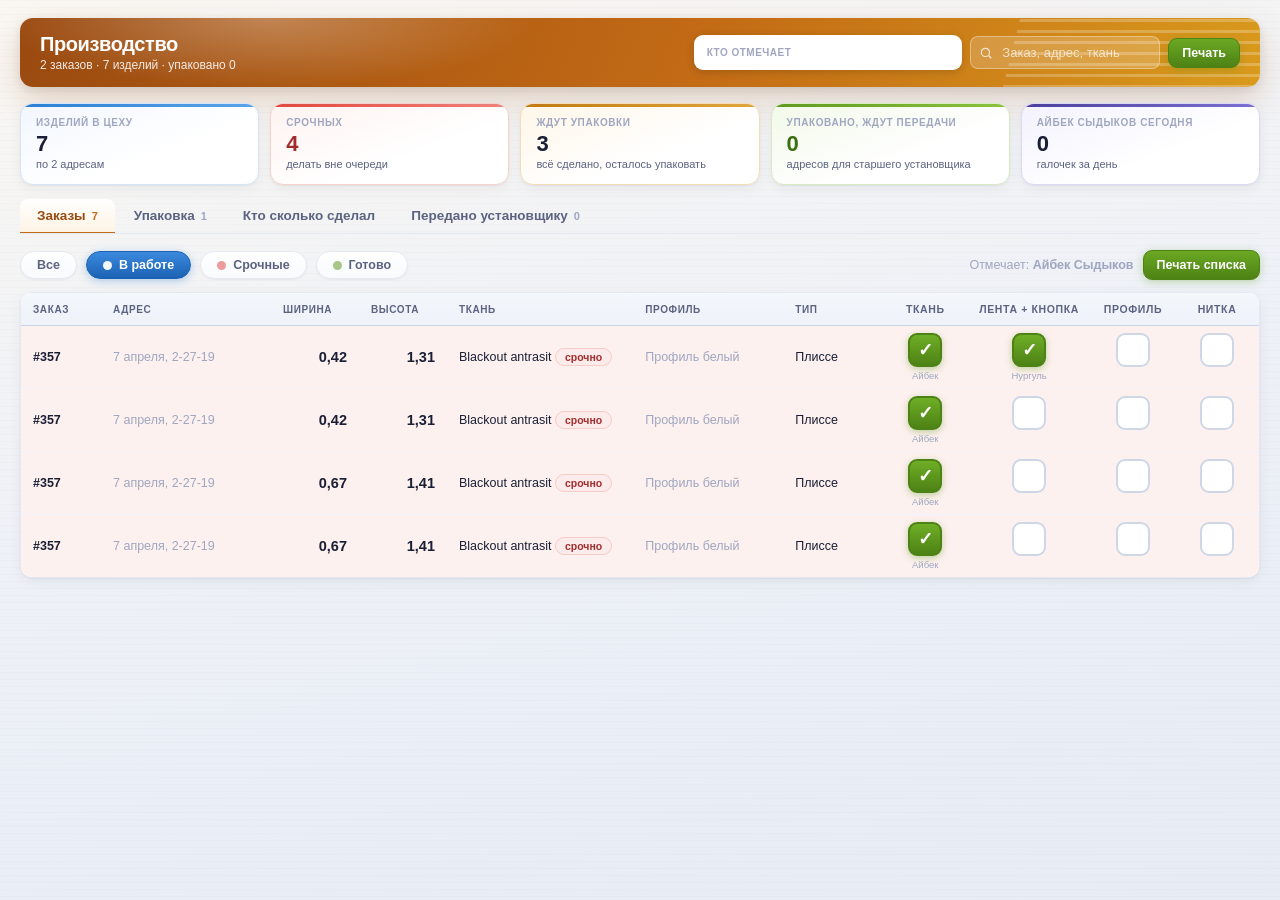
<file: kasymov-production.html>
<!DOCTYPE html>
<html lang="ru">
<head>
<meta charset="UTF-8">
<meta name="viewport" content="width=device-width,initial-scale=1">
<title>Производство — Kasymov ERP</title>
<link rel="stylesheet" href="kasymov-ui.css">
<style>
/* ══════════════════════════════════════════════════════
   Оформление раздела «Производство».
   Тёплая палитра цеха: профиль, дерево, свет из окна.
   ══════════════════════════════════════════════════════ */
:root{
  --h1:#9a4a10; --h2:#c26a15; --h3:#d99a1c;
  --ink:#151d29; --ink-3:#2b3b52;
  --sh:0 1px 2px rgba(21,29,41,.05), 0 4px 14px rgba(21,29,41,.05);
}
body{
  background:
    repeating-linear-gradient(180deg, rgba(21,29,41,.016) 0 1px, transparent 1px 7px),
    linear-gradient(168deg,#faf7f2 0%,#eef1f7 46%,#e6ebf4 100%);
  background-attachment:fixed;
}
.phead{
  position:relative;overflow:hidden;align-items:center;
  padding:15px 20px;margin-bottom:16px;border-radius:13px;color:#fff;
  background:linear-gradient(112deg,var(--h1) 0%,var(--h2) 54%,var(--h3) 100%);
  box-shadow:0 3px 10px rgba(21,29,41,.10), 0 14px 34px rgba(154,74,16,.20);
}
.phead::before{content:'';position:absolute;left:-10%;top:-140%;width:60%;height:280%;
  background:radial-gradient(closest-side, rgba(255,255,255,.28), transparent 72%);pointer-events:none}
.phead::after{content:'';position:absolute;right:-40px;top:-30%;width:290px;height:180%;
  background:repeating-linear-gradient(180deg, rgba(255,255,255,.24) 0 3px, transparent 3px 11px);
  transform:skewX(-14deg);pointer-events:none}
.ptitle{font-size:20px;font-weight:800;letter-spacing:-.02em;color:#fff}
.psub{font-size:12px;color:rgba(255,255,255,.88);font-weight:500}
.pright{position:relative;z-index:1}
.phead .inp{background:rgba(255,255,255,.18);border-color:rgba(255,255,255,.34);color:#fff}
.phead .inp::placeholder{color:rgba(255,255,255,.7)}
.phead .inp:focus{background:rgba(255,255,255,.26);border-color:#fff;box-shadow:0 0 0 3px rgba(255,255,255,.25)}
.phead .search svg{color:rgba(255,255,255,.78)}
.phead .btn{background:rgba(255,255,255,.18);border-color:rgba(255,255,255,.36);color:#fff}
.phead .btn:hover{background:rgba(255,255,255,.3)}
.phead .btn.green{background:linear-gradient(180deg,#6ba823,#4d8215);border-color:#4d8215}

.btn{border-radius:9px;background:linear-gradient(#fff,#f7f9fd);box-shadow:0 1px 2px rgba(21,29,41,.05);
     transition:transform .1s, box-shadow .14s, background .14s, border-color .14s}
.btn:hover{background:linear-gradient(#fff,#eef3fa);border-color:#aeb9d1;box-shadow:0 3px 8px rgba(21,29,41,.09)}
.btn:active{transform:translateY(1px);box-shadow:none}
.btn.green{background:linear-gradient(180deg,#6ba823,#4d8215);border-color:#4d8215;color:#fff;
           box-shadow:0 2px 8px rgba(95,154,30,.34)}
.btn.green:hover{background:linear-gradient(180deg,#78b52a,#456f12)}

.stats{gap:11px}
.stat{padding:13px 15px 14px;border-radius:13px;box-shadow:var(--sh);overflow:hidden}
.stat::before{left:0;right:0;top:0;bottom:auto;width:auto;height:3px}
.stat.bl{background:linear-gradient(160deg,#f2f7fe,#fff 62%);border-color:#d5e4f7}
.stat.bl::before{background:linear-gradient(90deg,#2b7fd4,#5aa4ea)}
.stat.gn{background:linear-gradient(160deg,#f2f9e9,#fff 62%);border-color:#d9e9c4}
.stat.gn::before{background:linear-gradient(90deg,#5f9a1e,#8cc23f)}
.stat.rd{background:linear-gradient(160deg,#fef3f1,#fff 62%);border-color:#f6d3ce}
.stat.rd::before{background:linear-gradient(90deg,#e0483f,#f0837a)}
.stat.am{background:linear-gradient(160deg,#fef6e8,#fff 62%);border-color:#f3ddb6}
.stat.am::before{background:linear-gradient(90deg,#c07a12,#e0a63f)}
.stat.vl{background:linear-gradient(160deg,#f3f2fe,#fff 62%);border-color:#dcd9f6}
.stat.vl::before{background:linear-gradient(90deg,#4b3f9e,#7d70d2)}
.stat-v{font-size:22px;letter-spacing:-.025em;font-variant-numeric:tabular-nums}
.stat-l{letter-spacing:.06em}

.card{border-radius:13px;box-shadow:var(--sh)}
.card-h{background:linear-gradient(180deg,#fbfcfe,#f6f8fc);border-radius:13px 13px 0 0}
.tbl th{background:linear-gradient(180deg,#f4f7fc,#eef2f9);color:var(--t2);letter-spacing:.06em;
        border-bottom-color:var(--line)}
.tbl td{padding:9px 12px}
.tbl tbody tr:hover{background:#fbfaf5}
.chip{padding:2px 9px;font-weight:800;border:1px solid transparent}
.chip.bl{border-color:#c7dcf5} .chip.gn{border-color:#cee3b4} .chip.rd{border-color:#f7cbc6}
.chip.am{border-color:#f0d3a4} .chip.vl{border-color:#d6d2f6} .chip.gy{border-color:#dfe4ee}
.modal{border-radius:16px;overflow:hidden}
.modal-h{background:linear-gradient(112deg,var(--h1),var(--h3));color:#fff;border-bottom:none}
.modal-x{background:rgba(255,255,255,.14);color:rgba(255,255,255,.9)}
.toast{background:linear-gradient(115deg,var(--ink),var(--ink-3));border-left:3px solid #e9dfc9;border-radius:11px}
.toast.bad{background:linear-gradient(115deg,#7d211c,#a83229);border-left-color:#ffb3ac}
.hint{background:var(--bl-l);border:1px solid rgba(21,29,41,.07);border-radius:10px;padding:9px 12px;color:var(--t2)}

.subtabs{display:flex;gap:2px;overflow-x:auto;border-bottom:1px solid var(--bd);margin-bottom:16px}
.subtab{padding:9px 17px;font-size:13.5px;font-weight:700;color:var(--t2);white-space:nowrap;
        border:none;background:none;cursor:pointer;border-bottom:2px solid transparent;margin-bottom:-1px;border-radius:8px 8px 0 0}
.subtab:hover{background:#f2f0ea;color:var(--t1)}
.subtab.on{color:var(--h1);border-bottom-color:var(--h2);background:linear-gradient(180deg,#fff,#fdf3e3)}
.subtab .n{font-size:11px;font-weight:800;color:var(--t3);margin-left:6px}
.subtab.on .n{color:var(--h2)}

.who{display:flex;align-items:center;gap:8px;background:#fff;border:1px solid rgba(255,255,255,.3);
     border-radius:9px;padding:5px 8px 5px 12px;box-shadow:0 2px 8px rgba(0,0,0,.16)}
.who-l{font-size:10px;font-weight:800;color:var(--t3);text-transform:uppercase;letter-spacing:.05em}
.who select{border:none;background:none;font-family:inherit;font-size:13px;font-weight:700;cursor:pointer;padding:3px 4px}
.who select:focus{outline:none}

/* ── галочки ── */
.tick{
  width:34px;height:34px;border-radius:9px;border:2px solid #cfd7e6;background:#fff;
  cursor:pointer;display:inline-flex;align-items:center;justify-content:center;
  font-size:18px;font-weight:800;color:transparent;padding:0;
  transition:transform .1s, background .14s, border-color .14s, box-shadow .14s;
}
.tick:hover{border-color:var(--gn);background:var(--gn-l);transform:scale(1.06)}
.tick.on{background:linear-gradient(180deg,#6fae26,#4d8215);border-color:#4d8215;color:#fff;
         box-shadow:0 2px 7px rgba(95,154,30,.4)}
.tick.on:hover{background:linear-gradient(180deg,#7dbd2c,#456f12)}
.tick.lock{opacity:.35;cursor:not-allowed;border-style:dashed;border-color:#c3cbdb}
.tick.lock:hover{background:#fff;transform:none;border-color:#c3cbdb}
.tickcell{text-align:center;padding:7px 4px!important}
.tickwho{font-size:9.5px;color:var(--t3);margin-top:3px;line-height:1.2;height:11px;overflow:hidden}
.tbl th.tickhead{text-align:center;font-size:10.5px;width:84px}

.held{font-size:10.5px;font-weight:700;color:var(--gn-d);margin-top:3px;
       animation:blink 1s ease-in-out infinite alternate}
@keyframes blink{from{opacity:.55}to{opacity:1}}
tr.urg td{background:#fdf1ef}
tr.urg:hover td{background:#fbe8e5}
tr.allok td{background:#f4faec}
.big{font-size:14.5px;font-weight:700}
.num{font-variant-numeric:tabular-nums;font-weight:700;white-space:nowrap}
.q0{color:var(--t3);font-weight:400}
.pos{color:var(--gn-d)} .neg{color:var(--rd-d)}
.money{font-variant-numeric:tabular-nums;font-weight:700;text-align:right;white-space:nowrap}
.tbl tfoot td{background:#f7f9fd;border-top:2px solid var(--bd);font-weight:800;padding:11px 12px}
.chipbtn{border:1px solid var(--bd);background:linear-gradient(#fff,#f8fafd);border-radius:20px;
         padding:6px 16px;font-size:12.5px;font-weight:600;color:var(--t2);cursor:pointer;
         box-shadow:0 1px 2px rgba(21,29,41,.05)}
.chipbtn:hover{border-color:var(--line)}
.chipbtn.on{background:linear-gradient(115deg,var(--h1),var(--h2));border-color:var(--h1);color:#fff;
            box-shadow:0 2px 8px rgba(154,74,16,.3)}
/* фильтры красим по смыслу: в работе синий, срочные красный, готово зелёный */
.chipbtn.f-work.on{background:linear-gradient(180deg,#3b8ade,#1c62b4);border-color:#1c62b4;
                   box-shadow:0 2px 8px rgba(43,127,212,.35)}
.chipbtn.f-urgent.on{background:linear-gradient(180deg,#e5564c,#b8322b);border-color:#b8322b;
                     box-shadow:0 2px 8px rgba(224,72,63,.35)}
.chipbtn.f-done.on{background:linear-gradient(180deg,#6fae26,#4d8215);border-color:#4d8215;
                   box-shadow:0 2px 8px rgba(95,154,30,.35)}
.chipbtn.f-all.on{background:linear-gradient(115deg,var(--ink),var(--ink-3));border-color:var(--ink);
                  box-shadow:0 2px 8px rgba(21,29,41,.28)}
/* когда фильтр выключен — цветная точка подсказывает, что означает кнопка */
.chipbtn .mk{width:9px;height:9px;border-radius:50%;display:inline-block;margin-right:7px;
             vertical-align:-1px;background:currentColor;opacity:.55}
.chipbtn.f-work  .mk{background:var(--bl)}
.chipbtn.f-urgent .mk{background:var(--rd)}
.chipbtn.f-done  .mk{background:var(--gn)}
.chipbtn.on .mk{background:#fff;opacity:.95}
.chipbtn.f-all .mk{display:none}

/* ── карточки адресов: по две-три в ряд ── */
.packgrid{display:grid;grid-template-columns:repeat(auto-fill,minmax(424px,1fr));gap:14px;align-items:start}
.gcard{background:#fff;border:1px solid var(--bd);border-radius:14px;overflow:hidden;
       box-shadow:var(--sh);display:flex;flex-direction:column}
/* цвет рамки по состоянию: готово зелёный, срочный красный, в работе синий */
.gcard.st-ok{border-color:var(--gn);box-shadow:0 0 0 2px var(--gn-l), var(--sh)}
.gcard.st-urg{border-color:var(--rd);box-shadow:0 0 0 2px var(--rd-l), var(--sh)}
.gcard.st-work{border-color:#b9d3ef;box-shadow:0 0 0 2px var(--bl-l), var(--sh)}
.gc-h{padding:14px 16px;border-bottom:1px solid var(--bd)}
.gcard.st-ok   .gc-h{background:linear-gradient(105deg,#f2faea 0%,#f6fbf1 60%,#eef7fd 100%)}
.gcard.st-urg  .gc-h{background:linear-gradient(105deg,#fdf0ee 0%,#fdf6f4 60%,#eef4fd 100%)}
.gcard.st-work .gc-h{background:linear-gradient(105deg,#eaf2fd 0%,#f3f7fd 60%,#eef4fd 100%)}
.gc-top{display:flex;align-items:center;gap:9px;flex-wrap:wrap;margin-bottom:9px}
.gc-num{font-size:18px;font-weight:800;letter-spacing:-.02em}
.gc-sum{margin-left:auto;text-align:right}
.gc-sum span{display:block;font-size:10px;color:var(--t3);font-weight:700;text-transform:uppercase;letter-spacing:.05em}
.gc-sum b{font-size:17px;font-variant-numeric:tabular-nums;color:var(--gn-d)}
.gc-addr{display:flex;align-items:flex-start;gap:7px;font-size:15px;font-weight:700;
         line-height:1.3;margin-bottom:8px}
/* без fill:none браузер заливает контур иконки чёрным */
.gc-addr svg{width:15px;height:15px;margin-top:2px;flex-shrink:0;
             fill:none;stroke:var(--h2);stroke-width:2;stroke-linecap:round;stroke-linejoin:round}
.gc-row{display:flex;align-items:center;gap:7px;font-size:12.5px;color:var(--t2);margin-bottom:4px}
.gc-row svg{width:13px;height:13px;stroke:var(--t3);fill:none;stroke-width:2;flex-shrink:0;
            stroke-linecap:round;stroke-linejoin:round}
.gcard svg{fill:none}
.gc-people{display:grid;grid-template-columns:1fr 1fr;gap:9px;margin-top:10px}
.gc-p{background:rgba(255,255,255,.8);border:1px solid rgba(21,29,41,.07);border-radius:9px;padding:8px 11px}
.gc-p span{display:block;font-size:10px;color:var(--t3);font-weight:700;margin-bottom:2px}
.gc-p b{font-size:12.5px;line-height:1.3;display:block}
.gc-p i{display:block;font-style:normal;font-size:11px;font-weight:600;color:var(--t3);
        margin-top:5px;padding-top:5px;border-top:1px solid rgba(21,29,41,.07)}
.gc-act{display:flex;align-items:center;gap:10px;padding:11px 16px;background:#fafbfd;
        border-top:1px solid var(--bd);flex-wrap:wrap;margin-top:auto}
.gc-prog{font-size:12.5px;font-weight:700}
.gc-prog b{font-size:17px;font-variant-numeric:tabular-nums}
.waitlist{font-size:11.5px;color:var(--am-d)}
.gcard .tbl td{padding:7px 10px}
.gcard .tbl th{padding:8px 10px}
@media (max-width:1000px){ .hide-m{display:none} }
@media (max-width:520px){ .packgrid{grid-template-columns:1fr} .gc-people{grid-template-columns:1fr} }
@media (max-width:640px){ .hide-s{display:none} .gc-addr{margin-left:0;width:100%} }
</style>
</head>
<body>

<div class="page">
  <div class="phead">
    <div>
      <div class="ptitle">Производство</div>
      <div class="psub" id="sub">—</div>
    </div>
    <div class="pright">
      <div class="who"><span class="who-l">Кто отмечает</span><select id="who"></select></div>
      <div class="search">
        <svg viewBox="0 0 24 24" fill="none" stroke="currentColor" stroke-width="2"><circle cx="11" cy="11" r="7"/><path d="M21 21l-4.3-4.3"/></svg>
        <input class="inp" id="q" placeholder="Заказ, адрес, ткань" style="width:190px">
      </div>
      <button class="btn green" id="btn-primary">Печать</button>
    </div>
  </div>

  <div class="stats" id="stats"></div>
  <div class="subtabs" id="subtabs"></div>
  <div id="view"></div>
</div>

<div class="ovl" id="ovl" hidden>
  <div class="modal" id="mdl">
    <div class="modal-h"><div class="modal-t" id="m-t"></div><button class="modal-x" data-close aria-label="Закрыть">✕</button></div>
    <div class="modal-b" id="m-b"></div>
    <div class="modal-f" id="m-f"></div>
  </div>
</div>

<iframe id="printer" style="position:fixed;width:0;height:0;border:0;left:-9999px" title="Печать"></iframe>

<script>
/* сообщаем оболочке о сбое, чтобы он не превратился в пустой экран */
window.__errHook = true;
window.addEventListener('error', e => {
  try{ window.parent.postMessage({ ns:'kasymov', type:'moduleError',
       msg:(e.message||'') + ' · ' + (e.lineno||'') }, '*'); }catch(_){}
  const b = document.body;
  if(b) b.insertAdjacentHTML('afterbegin',
    '<div style="background:#7d211c;color:#fff;padding:12px 16px;font:13px/1.5 -apple-system,sans-serif">'
    + '<b>Сбой в разделе.</b> ' + (e.message||'') + '</div>');
});
</script>
<script>document.write('<script src="kasymov-data.js'+(location.search||'')+'"><\/script>');</script>
<script>
const K = window.KASYMOV;
let S = null, tab = 'list', who = 'u19', flt = 'work', packFlt = 'ready';
let P = { preset:'month', from:'', to:'' };
/* закрытые изделия исчезают не сразу — 30 секунд видно, что сделал */
const HOLD = 30000;
const held = new Map();
function hold(key){
  held.set(key, Date.now());
  setTimeout(() => { held.delete(key); render(); }, HOLD + 400);
}
const isHeld = key => held.has(key) && Date.now() - held.get(key) < HOLD;
const heldLeft = key => Math.max(0, Math.ceil((HOLD - (Date.now() - held.get(key))) / 1000));

const TABS = [
  { id:'list', name:'Заказы' },
  { id:'pack', name:'Упаковка' },
  { id:'pay',  name:'Кто сколько сделал' },
  { id:'arch', name:'Передано установщику' },
];
const TODAY = '2026-08-03';

K.connect(state => {
  S = state;
  if(S.me && ['shop','packer'].includes(S.me.role)) who = S.me.id;
  S.orders.forEach(o => o.items.forEach(it => {
    if(!it.marks) it.marks = [];
    while(it.marks.length < it.qty) it.marks.push({});
    if(it.urgent === undefined) it.urgent = false;
  }));
  render();
}, name => { if(name === 'primary') printSheet(); });

/* ═══════════ ХЕЛПЕРЫ ═══════════ */
const staff = id => K.staffName(id);
const order = id => S.orders.find(o => o.id === id);
const shopOrders = () => S.orders.filter(o => o.status === 'toShop');
const NOW = () => TODAY + ' ' + new Date().toTimeString().slice(0,5);
/* упаковка открывается, когда закрыты остальные четыре */
const beforePack = K.OPS.filter(o => o.key !== 'pack').map(o => o.key);
/* в списке заказов упаковки нет — она живёт в своей вкладке */
const LIST_OPS = K.OPS.filter(o => o.key !== 'pack');
const pieceReady = m => beforePack.every(k => m[k]);
const orderPacked = o => o.items.every(it => it.marks.every(m => m.pack));
const orderReady  = o => o.items.every(it => it.marks.every(pieceReady));

/* каждое изделие — отдельная строка */
const rowKey = r => r.o.id + '-' + r.ix + '-' + r.u;

function rows(){
  const t = document.getElementById('q').value.trim().toLowerCase();
  const out = [];
  shopOrders().forEach(o => o.items.forEach((it,ix) => {
    for(let u = 0; u < it.qty; u++){
      if(t && !(String(o.num).includes(t) || o.addr.toLowerCase().includes(t) ||
                it.fabric.toLowerCase().includes(t))) continue;
      out.push({ o, it, ix, u, m:it.marks[u] });
    }
  }));
  return out.sort((a,b) => (b.it.urgent?1:0) - (a.it.urgent?1:0));
}

/* ═══════════ РЕНДЕР ═══════════ */
function render(){
  if(!S) return;
  document.getElementById('who').innerHTML =
    [...K.byRole('shop'), ...K.byRole('packer')].map(s =>
      `<option value="${s.id}" ${who===s.id?'selected':''}>${K.esc(s.name)}</option>`).join('');

  const all = rows();
  const urgent = all.filter(r => r.it.urgent).length;
  const packed = all.filter(r => r.m.pack).length;
  const ready  = all.filter(r => pieceReady(r.m) && !r.m.pack).length;
  const waitGive = shopOrders().filter(orderPacked).length;
  const myToday = countBy(who, TODAY, TODAY).qty;
  const [pf, pt] = periodRange();

  document.getElementById('sub').textContent =
    `${shopOrders().length} заказов · ${all.length} изделий · упаковано ${packed}`;

  document.getElementById('stats').innerHTML = `
    <div class="stat bl"><div class="stat-l">Изделий в цеху</div>
      <div class="stat-v">${all.length}</div>
      <div class="stat-s">по ${shopOrders().length} адресам</div></div>
    <div class="stat rd"><div class="stat-l">Срочных</div>
      <div class="stat-v ${urgent?'neg':''}">${urgent}</div>
      <div class="stat-s">делать вне очереди</div></div>
    <div class="stat am"><div class="stat-l">Ждут упаковки</div>
      <div class="stat-v">${ready}</div>
      <div class="stat-s">всё сделано, осталось упаковать</div></div>
    <div class="stat gn"><div class="stat-l">Упаковано, ждут передачи</div>
      <div class="stat-v pos">${waitGive}</div>
      <div class="stat-s">адресов для старшего установщика</div></div>
    <div class="stat vl"><div class="stat-l">${K.esc(staff(who))} сегодня</div>
      <div class="stat-v">${myToday}</div>
      <div class="stat-s">галочек за день</div></div>`;

  const n = { list:all.length,
              pack:shopOrders().filter(o => orderReady(o) || orderPacked(o)).length, pay:'',
              arch:handedOrders().length };
  document.getElementById('subtabs').innerHTML = TABS.map(t =>
    `<button class="subtab ${tab===t.id?'on':''}" data-t="${t.id}">${t.name}${n[t.id]!==''?`<span class="n">${n[t.id]}</span>`:''}</button>`).join('');
  document.querySelectorAll('.subtab').forEach(b =>
    b.addEventListener('click', () => { tab = b.dataset.t; render(); }));

  ({ list:renderList, pack:renderPack, pay:renderPay, arch:renderArch })[tab]();
}
document.getElementById('who').addEventListener('change', e => { who = e.target.value; render(); });
document.getElementById('q').addEventListener('input', render);

/* ── 1. ЗАКАЗЫ: список с пятью галочками ── */
function renderList(){
  let list = rows();
  if(flt === 'work')   list = list.filter(r => !pieceReady(r.m) || isHeld(rowKey(r)));
  if(flt === 'urgent') list = list.filter(r => r.it.urgent);
  if(flt === 'done')   list = list.filter(r => pieceReady(r.m));

  document.getElementById('view').innerHTML = `
    <div class="bar" style="margin-bottom:12px">
      ${[['all','Все'],['work','В работе'],['urgent','Срочные'],['done','Готово']].map(([k,n]) =>
        `<button class="chipbtn f-${k} ${flt===k?'on':''}" data-flt="${k}">
          <span class="mk"></span>${n}</button>`).join('')}
      <span style="margin-left:auto"></span>
      <span class="dim" style="font-size:12.5px">Отмечает: <b>${K.esc(staff(who))}</b></span>
      <button class="btn green" id="pr">Печать списка</button>
    </div>
    <div class="card"><div class="tbl-wrap"><table class="tbl">
      <thead><tr>
        <th style="width:80px">Заказ</th>
        <th class="hide-s" style="width:170px">Адрес</th>
        <th style="width:88px">Ширина</th>
        <th style="width:88px">Высота</th>
        <th>Ткань</th>
        <th class="hide-m" style="width:150px">Профиль</th>
        <th style="width:100px">Тип</th>
        ${LIST_OPS.map(op => `<th class="tickhead">${op.label}</th>`).join('')}
      </tr></thead>
      <tbody>${list.length ? list.map(r => {
        const done = pieceReady(r.m);
        const hk = isHeld(rowKey(r));
        return `<tr class="${r.it.urgent && !done ? 'urg' : ''} ${done ? 'allok' : ''}">
          <td class="strong">#${r.o.num}</td>
          <td class="dim hide-s">${K.esc(r.o.addr)}</td>
          <td class="num big">${K.qfmt(r.it.w)}</td>
          <td class="num big">${K.qfmt(r.it.h)}</td>
          <td>${K.esc(r.it.fabric)}${r.it.urgent ? ' <span class="chip rd">срочно</span>' : ''}</td>
          <td class="dim hide-m">${K.esc(r.it.profile)}</td>
          <td>${K.esc(r.it.type)}${hk ? `<div class="held">готово · скроется через ${heldLeft(rowKey(r))} с</div>` : ''}</td>
          ${LIST_OPS.map(op => {
            const on = !!r.m[op.key];
            return `<td class="tickcell">
              <button class="tick ${on?'on':''}"
                data-t="${r.o.id}|${r.ix}|${r.u}|${op.key}"
                aria-label="${op.label} — ${on?'снять':'отметить'}">✓</button>
              <div class="tickwho">${on ? K.esc(staff(r.m[op.key].by).split(' ')[0]) : ''}</div>
            </td>`;
          }).join('')}
        </tr>`;
      }).join('') : `<tr><td colspan="${7+LIST_OPS.length}"><div class="empty">
        <div class="empty-t">Изделий нет</div>
        <div class="empty-s">Заказы появятся, когда их отправят в производство</div></div></td></tr>`}</tbody>
    </table></div></div>`;

  document.querySelectorAll('[data-flt]').forEach(b =>
    b.addEventListener('click', () => { flt = b.dataset.flt; render(); }));
  document.getElementById('pr').onclick = printSheet;
  document.querySelectorAll('[data-t]').forEach(b =>
    b.addEventListener('click', () => toggle(...b.dataset.t.split('|'))));
}

/* поставить или снять галочку */
function toggle(oid, ix, u, key){
  const o = order(+oid);
  if(!o){ render(); return; }                 /* заказ уже ушёл из цеха — обновим список, без ошибки */
  const it = o.items[+ix]; if(!it) return;
  const m = it.marks[+u]; if(!m) return;
  const op = K.OPS.find(x => x.key === key);
  if(!op) return;
  if(m[key]){
    if(m[key].by !== who){
      K.toast(`Отметил ${staff(m[key].by)} — снять может только он`, 'bad'); return;
    }
    delete m[key];
    save(); K.toast(`${op.label}: галочка снята`);
    return;
  }
  m[key] = { by:who, at:NOW() };
  if(key !== 'pack' && pieceReady(m)) hold(oid + '-' + ix + '-' + u);
  if(key === 'pack' && orderPacked(o)){
    o.packedAt = NOW();
    o.history.push({ at:NOW(), who, what:'Адрес упакован, ждёт передачи старшему установщику' });
    save(); K.toast(`Заказ #${o.num} упакован — передайте старшему установщику`);
    return;
  }
  save();
  K.toast(`${op.label} — отметил ${staff(who)}`);
}

/* передать упакованный адрес старшему установщику */
function handOver(o){
  o.status = 'ready';
  o.history.push({ at:NOW(), who, what:`Передан старшему установщику · ${staff(who)}` });
  save();
  K.toast(`${o.addr} — передан старшему установщику`);
}

/* ── 2. УПАКОВКА: карточки по адресам, как в «по группам» ── */
const IC = {
  cal:  '<svg viewBox="0 0 24 24"><rect x="3" y="5" width="18" height="16" rx="2"/><path d="M8 3v4M16 3v4M3 11h18"/></svg>',
  user: '<svg viewBox="0 0 24 24"><path d="M3 21v-2a4 4 0 014-4h4a4 4 0 014 4v2"/><circle cx="9" cy="7" r="4"/></svg>',
  tel:  '<svg viewBox="0 0 24 24"><path d="M22 16.9v3a2 2 0 01-2.2 2 19.8 19.8 0 01-8.6-3 19.5 19.5 0 01-6-6 19.8 19.8 0 01-3-8.7A2 2 0 014.1 2h3a2 2 0 012 1.7c.1 1 .4 1.9.7 2.8a2 2 0 01-.5 2.1L8.1 9.9a16 16 0 006 6l1.3-1.2a2 2 0 012.1-.5c.9.3 1.8.6 2.8.7a2 2 0 011.7 2z"/></svg>',
  pin:  '<svg viewBox="0 0 24 24"><path d="M21 10c0 7-9 12-9 12s-9-5-9-12a9 9 0 0118 0z"/><circle cx="12" cy="10" r="3"/></svg>',
};

function renderPack(){
  const all = shopOrders().map(o => {
    const pcs = o.items.reduce((a,i) => a + i.qty, 0);
    const ok = o.items.reduce((a,i) => a + i.marks.filter(pieceReady).length, 0);
    const packed = orderPacked(o);
    return { o, pcs, ok, packed, ready: ok === pcs && !packed };
  });
  const groups = { work:all.filter(x => !x.ready && !x.packed),
                   ready:all.filter(x => x.ready),
                   done:all.filter(x => x.packed) };
  const list = groups[packFlt];

  const cards = list.map(x => {
    const { o, pcs, ok, packed, ready } = x;
    const urgent = o.items.some(i => i.urgent);
    const st = packed ? 'ok' : ready ? 'ok' : urgent ? 'urg' : 'work';
    const chip = packed ? '<span class="chip gn">упаковано</span>'
               : ready  ? '<span class="chip gn">готов к упаковке</span>'
               : urgent ? '<span class="chip rd">срочный</span>'
               :          '<span class="chip bl">в работе</span>';

    const wait = beforePack.filter(k => o.items.some(it => it.marks.some(m => !m[k])))
                           .map(k => K.OPS.find(z => z.key === k).short);
    const flat = [];
    o.items.forEach((it,ix) => it.marks.forEach((m,u) => flat.push({ it, ix, u, m })));

    return `<div class="gcard st-${st}">
      <div class="gc-h">
        <div class="gc-top">
          <span class="gc-num">#${o.num}</span>${chip}
          <span class="gc-sum"><span>Сумма</span><b>${K.fmt(K.orderTotal(o))}</b></span>
        </div>
        <div class="gc-addr">${IC.pin}<span>${K.esc(o.addr)}</span></div>
        <div class="gc-row">${IC.cal}${K.dmy(o.measureAt)} · срок ${K.dmy(o.deadline)}</div>
        <div class="gc-row">${IC.user}${K.esc(o.client)} · ${K.esc(o.phone)}</div>
        <div class="gc-people">
          <div class="gc-p"><span>Менеджер</span><b>${K.esc(staff(o.manager))}</b>
            <i>${K.esc((K.BRANCHES.find(b => b.id === o.branch)||{}).name || '')}</i></div>
          <div class="gc-p"><span>Замерщик</span><b>${o.measurer ? K.esc(staff(o.measurer)) : '—'}</b>
            <i>${o.packedAt ? 'Упакован ' + o.packedAt.slice(11) : 'Ещё не упакован'}</i></div>
        </div>
      </div>

      <div class="tbl-wrap"><table class="tbl">
        <thead><tr>
          <th style="width:74px">Ширина</th><th style="width:74px">Высота</th>
          <th>Ткань</th><th class="hide-m" style="width:96px">Тип</th>
          <th style="width:150px">Осталось</th>
          <th class="tickhead" style="width:74px">Упак.</th>
        </tr></thead>
        <tbody>${flat.map(f => {
          const rdy = pieceReady(f.m), left = beforePack.filter(k => !f.m[k]);
          return `<tr class="${f.m.pack?'allok':f.it.urgent?'urg':''}">
            <td class="num big">${K.qfmt(f.it.w)}</td>
            <td class="num big">${K.qfmt(f.it.h)}</td>
            <td>${K.esc(f.it.fabric)}</td>
            <td class="dim hide-m">${K.esc(f.it.type)}</td>
            <td>${f.m.pack ? '<span class="chip gn">упаковано</span>'
              : rdy ? '<span class="chip gn">готово</span>'
              : `<span class="waitlist">${left.map(k => K.OPS.find(z => z.key === k).short).join(', ')}</span>`}</td>
            <td class="tickcell">
              <button class="tick ${f.m.pack?'on':''} ${!rdy && !f.m.pack ? 'lock':''}"
                ${!rdy && !f.m.pack ? 'disabled title="Сначала закройте четыре операции"' : ''}
                data-t="${o.id}|${f.ix}|${f.u}|pack" aria-label="Упаковка">✓</button>
              <div class="tickwho">${f.m.pack ? K.esc(staff(f.m.pack.by).split(' ')[0]) : ''}</div>
            </td>
          </tr>`;
        }).join('')}</tbody>
      </table></div>

      <div class="gc-act">
        <span class="gc-prog">Готово <b class="${ready||packed?'pos':''}">${ok}</b> из <b>${pcs}</b></span>
        ${!ready && !packed && wait.length ? `<span class="waitlist">ждём: ${wait.join(', ')}</span>` : ''}
        <span style="margin-left:auto"></span>
        ${packed
          ? `<button class="btn primary" data-give="${o.id}">Готов — вывести из цеха</button>`
          : `<button class="btn green" data-pk="${o.id}" ${ready?'':'disabled title="Сначала поставьте все галочки"'}>Упаковать адрес</button>`}
      </div>
    </div>`;
  }).join('');

  const chips = [['work','В работе',groups.work.length],
                 ['ready','Готов к упаковке',groups.ready.length],
                 ['done','Готовые',groups.done.length]];

  document.getElementById('view').innerHTML = `
    <div class="bar" style="margin-bottom:12px">
      ${chips.map(([k,n,c]) =>
        `<button class="chipbtn f-${k==='ready'?'done':k==='done'?'all':'work'} ${packFlt===k?'on':''}"
          data-pf="${k}"><span class="mk"></span>${n} · ${c}</button>`).join('')}
      <span style="margin-left:auto"></span>
      <span class="dim" style="font-size:12.5px">${
        packFlt === 'done' ? 'Упакованные адреса. Старший цеха передаёт их старшему установщику.'
        : packFlt === 'ready' ? 'Все четыре операции закрыты — можно упаковывать.'
        : 'Ещё в работе: кнопка упаковки заблокирована, пока не поставят все галочки.'}</span>
    </div>
    ${list.length ? `<div class="packgrid">${cards}</div>`
      : `<div class="card"><div class="empty">
          <div class="empty-t">${packFlt==='done' ? 'Упакованных адресов нет'
            : packFlt==='ready' ? 'Готовых к упаковке нет' : 'Всё сделано, в работе ничего нет'}</div>
          <div class="empty-s">Переключите фильтр выше</div></div></div>`}`;

  document.querySelectorAll('[data-pf]').forEach(b =>
    b.addEventListener('click', () => { packFlt = b.dataset.pf; render(); }));
  document.querySelectorAll('[data-t]').forEach(b =>
    b.addEventListener('click', () => toggle(...b.dataset.t.split('|'))));
  document.querySelectorAll('[data-pk]').forEach(b => b.addEventListener('click', () => {
    const o = order(+b.dataset.pk);
    o.items.forEach(it => it.marks.forEach(m => { if(!m.pack) m.pack = { by:who, at:NOW() }; }));
    o.packedAt = NOW();
    o.history.push({ at:NOW(), who, what:'Адрес упакован, ждёт передачи старшему установщику' });
    packFlt = 'done'; save();
    K.toast(`${o.addr} — упаковано. Теперь передайте старшему установщику`);
  }));
  document.querySelectorAll('[data-give]').forEach(b =>
    b.addEventListener('click', () => {
      const o = order(+b.dataset.give); if(!o) return;
      confirmBox('Вывести из цеха',
        `Отметить адрес <b>${K.esc(o.addr)}</b> (заказ #${o.num}) готовым и вывести из цеха?<br>`
        + `Он попадёт в колонку «Готов в цеху».`,
        'Вывести', () => handOver(o));
    }));
}

/* ── АРХИВ: что уже ушло старшему установщику ── */
const handedOrders = () => S.orders
  .filter(o => (o.history || []).some(x => x.what.includes('Передан старшему')))
  .map(o => ({ o, rec:o.history.slice().reverse().find(x => x.what.includes('Передан старшему')) }))
  .sort((a,b) => b.rec.at.localeCompare(a.rec.at));

function renderArch(){
  const list = handedOrders();
  const pcs = list.reduce((a,x) => a + x.o.items.reduce((y,i) => y + i.qty, 0), 0);
  document.getElementById('view').innerHTML = `
    <div class="bar" style="margin-bottom:12px">
      <span class="dim" style="font-size:12.5px">Заказы, которые цех уже отдал старшему установщику.
        Видно кто передал, когда и во сколько.</span>
      <span style="margin-left:auto"></span>
      <span class="chip gn">${list.length} адресов · ${pcs} изделий</span>
    </div>
    <div class="card"><div class="tbl-wrap"><table class="tbl" id="t-arch">
      <thead><tr><th style="width:80px">Заказ</th><th>Адрес</th>
        <th class="hide-s" style="width:170px">Клиент</th>
        <th style="text-align:center;width:90px">Изделий</th>
        <th style="width:160px">Кто передал</th>
        <th style="width:150px">Когда передал</th>
        <th style="width:150px">Статус сейчас</th></tr></thead>
      <tbody>${list.length ? list.map(x => `<tr>
        <td class="strong">#${x.o.num}</td>
        <td>${K.esc(x.o.addr)}</td>
        <td class="dim hide-s">${K.esc(x.o.client)}</td>
        <td style="text-align:center" class="num">${x.o.items.reduce((a,i) => a + i.qty, 0)}</td>
        <td>${K.esc(staff(x.rec.who))}</td>
        <td class="dim">${x.rec.at}</td>
        <td><span class="chip ${K.STATUS[x.o.status].cls}">${K.STATUS[x.o.status].label}</span></td>
      </tr>`).join('') : `<tr><td colspan="7"><div class="empty">
        <div class="empty-t">Пока ничего не передавали</div>
        <div class="empty-s">Упакованные адреса появятся здесь после передачи</div></div></td></tr>`}</tbody>
    </table></div></div>`;
}

/* ── 3. КТО СКОЛЬКО СДЕЛАЛ ── */
function periodRange(){ return K.rangeOf(P.preset, P.from, P.to); }

function countBy(id, from, to){
  const per = {}; let qty = 0, sum = 0;
  S.orders.forEach(o => o.items.forEach(it => it.marks.forEach(m =>
    K.OPS.forEach(op => {
      const e = m[op.key];
      if(!e || e.by !== id) return;
      const d = e.at.slice(0,10);
      if(d < from || d > to) return;
      per[op.key] = (per[op.key] || 0) + 1;
      qty++; sum += op.rate;
    }))));
  return { per, qty, sum };
}

function renderPay(){
  const [from, to] = periodRange();
  const people = [...K.byRole('shop'), ...K.byRole('packer')]
    .map(s => ({ s, ...countBy(s.id, from, to) }))
    .sort((a,b) => b.qty - a.qty);
  const totQty = people.reduce((a,x) => a + x.qty, 0);

  document.getElementById('view').innerHTML = `
    <div class="bar" style="margin-bottom:12px">
      <span class="dim" style="font-size:12.5px">Период: ${K.rangeName(P.preset, P.from, P.to)}</span>
      <span style="margin-left:auto"></span>
      <button class="btn sm" id="xls-pay">↓ Excel</button>
    </div>
    ${K.dateBar(P.preset, P.from, P.to)}

    <div class="card"><div class="tbl-wrap"><table class="tbl">
      <thead><tr><th>Сотрудник</th>
        ${K.OPS.map(op => `<th style="text-align:center;width:96px">${op.label}</th>`).join('')}
        <th style="text-align:center;width:110px">Всего сделал</th></tr></thead>
      <tbody>${people.filter(x => x.qty).length ? people.filter(x => x.qty).map(x => `<tr>
        <td class="strong big">${K.esc(x.s.name)}</td>
        ${K.OPS.map(op => `<td style="text-align:center" class="${x.per[op.key]?'num big':'q0'}">${x.per[op.key]||'—'}</td>`).join('')}
        <td style="text-align:center" class="num big">${x.qty}</td></tr>`).join('')
        : `<tr><td colspan="${K.OPS.length+2}"><div class="empty">
           <div class="empty-t">За этот период отметок нет</div>
           <div class="empty-s">Выберите другой период</div></div></td></tr>`}</tbody>
      ${totQty ? `<tfoot><tr><td>Итого</td>
        ${K.OPS.map(op => `<td style="text-align:center">${people.reduce((a,x) => a + (x.per[op.key]||0), 0) || ''}</td>`).join('')}
        <td style="text-align:center">${totQty}</td></tr></tfoot>` : ''}
    </table></div></div>`;

  K.bindDateBar(v => { P = v; render(); }, P);
  const xp = document.getElementById('xls-pay');
  if(xp) xp.onclick = () => K.tableToExcel(document.querySelector('#view table'),
    'Выработка цеха ' + K.rangeName(P.preset, P.from, P.to));
}

/* ── ПЕЧАТЬ ── */
function printSheet(){
  const list = rows().filter(r => !pieceReady(r.m));
  if(!list.length){ K.toast('Печатать нечего — всё сделано', 'bad'); return; }
  const byOrder = {};
  list.forEach(r => { (byOrder[r.o.id] = byOrder[r.o.id] || { o:r.o, rs:[] }).rs.push(r); });

  const blocks = Object.values(byOrder).map(g => `
    <div class="ord">
      <div class="ord-h"><b>Заказ №${g.o.num}</b> · ${K.esc(g.o.addr)}
        <span class="r">срок ${K.dmy(g.o.deadline)}</span></div>
      <table><thead><tr>
        <th style="width:20mm">Ширина</th><th style="width:20mm">Высота</th>
        <th>Ткань</th><th style="width:32mm">Профиль</th><th style="width:20mm">Тип</th>
        ${LIST_OPS.map(o => `<th class="c" style="width:19mm">${o.short}</th>`).join('')}
      </tr></thead>
      <tbody>${g.rs.map(r => `<tr class="${r.it.urgent?'urg':''}">
        <td class="c b">${K.qfmt(r.it.w)}</td><td class="c b">${K.qfmt(r.it.h)}</td>
        <td>${K.esc(r.it.fabric)}${r.it.urgent?' <b>СРОЧНО</b>':''}</td>
        <td>${K.esc(r.it.profile)}</td><td>${K.esc(r.it.type)}</td>
        ${LIST_OPS.map(o => `<td class="box">${r.m[o.key] ? '✓' : ''}</td>`).join('')}
      </tr>`).join('')}</tbody></table>
    </div>`).join('');

  const html = `<!DOCTYPE html><html lang="ru"><head><meta charset="UTF-8">
  <title>Лист цеха ${K.dmy(TODAY)}</title><style>
    @page{size:A4 landscape;margin:10mm}
    body{font-family:-apple-system,'Segoe UI',Arial,sans-serif;font-size:10.5pt;color:#111;margin:0}
    .top{display:flex;align-items:center;gap:7mm;border-bottom:2px solid #111;padding-bottom:3mm;margin-bottom:4mm}
    .top img{height:14mm}
    h1{font-size:14pt;margin:0}
    .muted{color:#666;font-size:9.5pt}
    .ord{margin-bottom:5mm;break-inside:avoid}
    .ord-h{background:#eef1f6;border:1px solid #333;padding:1.8mm 3mm;font-size:10.5pt}
    .ord-h .r{float:right;color:#555}
    table{width:100%;border-collapse:collapse}
    th{background:#f6f7fa;border:1px solid #333;padding:1.5mm;font-size:9pt;text-align:left}
    td{border:1px solid #333;padding:2.6mm 2mm;font-size:10.5pt}
    .c{text-align:center} .b{font-weight:700}
    .box{text-align:center;font-size:13pt;font-weight:800}
    tr.urg td{background:#fdecea}
    .foot{margin-top:5mm;font-size:9.5pt;color:#666;display:flex;justify-content:space-between}
    .noprint{margin-bottom:4mm;text-align:right}
    .noprint button{padding:8px 18px;font-size:13px;font-weight:600;border:1px solid #111;
      background:#111;color:#fff;border-radius:7px;cursor:pointer}
    @media print{.noprint{display:none}}
  </style></head><body>
  <div class="noprint"><button onclick="window.print()">Печать</button></div>
  <div class="top"><img src="[data-uri]" alt="Kasymov">
    <div><h1>Лист цеха на ${K.dmy(TODAY)}</h1>
      <div class="muted">${Object.keys(byOrder).length} заказов · ${list.length} изделий ·
        ставьте галочку в своей колонке</div></div></div>
  ${blocks}
  <div class="foot"><span>Смену принял: ______________________</span>
    <span>Смену сдал: ______________________</span></div>
  </body></html>`;

  const f = document.getElementById('printer');
  f.srcdoc = html;
  f.onload = () => { try{ f.contentWindow.focus(); f.contentWindow.print(); }catch(e){} };
  K.toast(`Лист на ${list.length} изделий готов к печати`);
}

/* ═══════════ ОБЩЕЕ ═══════════ */
/* простое окно подтверждения (не зависит от нативных диалогов) */
function confirmBox(title, html, yesLabel, onYes){
  const ov = document.createElement('div');
  ov.style.cssText = 'position:fixed;inset:0;z-index:9999;background:rgba(15,22,38,.55);'
    + 'display:flex;align-items:center;justify-content:center;padding:20px';
  ov.innerHTML =
    `<div style="background:#fff;color:#1a2233;max-width:430px;width:100%;border-radius:14px;`
    + `overflow:hidden;box-shadow:0 24px 60px -12px rgba(0,0,0,.45)">`
    + `<div style="padding:15px 18px;font-size:15px;font-weight:700;border-bottom:1px solid #e6eaf2">${title}</div>`
    + `<div style="padding:16px 18px;font-size:13.5px;line-height:1.55;color:#2a3346">${html}</div>`
    + `<div style="display:flex;gap:8px;justify-content:flex-end;padding:12px 18px;background:#f5f7fb">`
    + `<button class="btn" data-no>Отмена</button>`
    + `<button class="btn primary" data-yes>${yesLabel}</button></div></div>`;
  document.body.appendChild(ov);
  const close = () => ov.remove();
  ov.addEventListener('mousedown', e => { if(e.target === ov) close(); });
  ov.querySelector('[data-no]').onclick = close;
  ov.querySelector('[data-yes]').onclick = () => { close(); onYes(); };
}

function save(){ K.commit(S); render(); }
document.getElementById('ovl').addEventListener('mousedown', e => {
  if(e.target.id === 'ovl') document.getElementById('ovl').hidden = true;
});
</script>
</body>
</html>
</file>
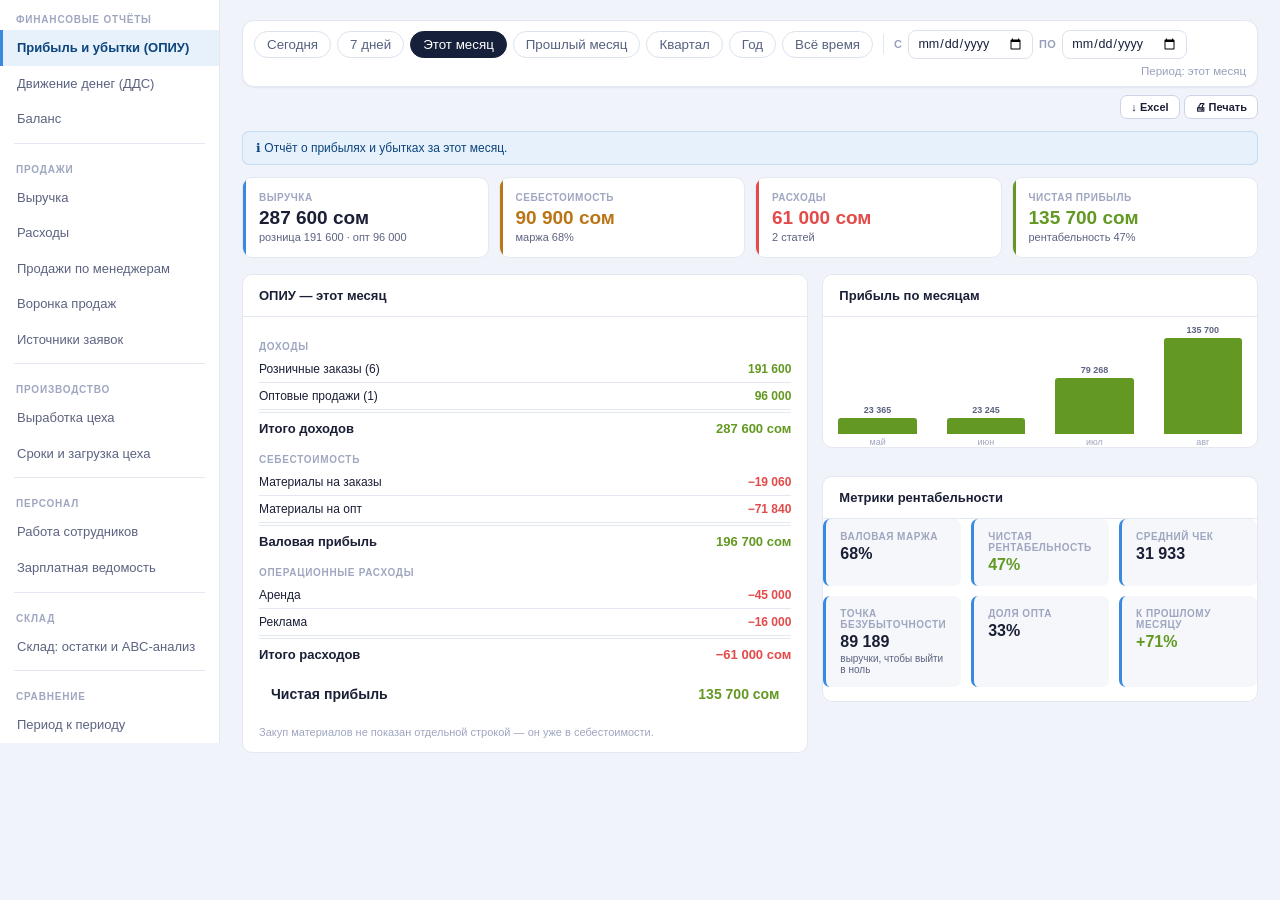
<file: kasymov-reports.html>
<!DOCTYPE html>
<html lang="ru">
<head>
<meta charset="UTF-8">
<meta name="viewport" content="width=device-width,initial-scale=1">
<title>Отчёты — Kasymov ERP</title>
<style>

*{box-sizing:border-box;margin:0;padding:0}
:root{
  --bg:#f0f3fa;--w:#fff;--s2:#f5f7fb;--bd:#e4e8f0;--bd2:#cdd4e8;
  --tx:#1a1f36;--mu:#5c6380;--hi:#9fa6c0;
  --bl:#378add;--bl-l:#e6f1fb;--bl-d:#0c447c;
  --gn:#3b6d11;--gn-l:#eaf3de;--gn-d:#173404;--gn-m:#639922;
  --rd:#a32d2d;--rd-l:#fcebeb;--rd-d:#501313;--rd-m:#e24b4a;
  --am:#633806;--am-l:#faeeda;--am-d:#412402;--am-m:#ba7517;
  --pu:#3c3489;--pu-l:#eeedfe;--pu-d:#26215c;--pu-m:#7f77dd;
  --tl:#085041;--tl-l:#e1f5ee;--tl-d:#04342c;--tl-m:#1d9e75;
  --r:10px;--rs:7px;
}
body{font-family:-apple-system,BlinkMacSystemFont,'Segoe UI',sans-serif;background:var(--bg);color:var(--tx);display:flex;height:100vh;overflow:hidden;font-size:14px}

/* SIDEBAR */
.sb{width:56px;background:#0d1523;display:flex;flex-direction:column;align-items:center;padding:12px 0;gap:4px;flex-shrink:0}
.sb-logo{width:36px;height:36px;background:var(--bl);border-radius:9px;display:flex;align-items:center;justify-content:center;font-weight:900;font-size:16px;color:#fff;margin-bottom:10px;cursor:pointer}
.sb-ico{width:36px;height:36px;border-radius:8px;display:flex;align-items:center;justify-content:center;cursor:pointer;color:rgba(255,255,255,.35);transition:all .12s;position:relative}
.sb-ico:hover{background:rgba(255,255,255,.08);color:rgba(255,255,255,.8)}
.sb-ico.active{background:rgba(55,138,221,.25);color:#6ab0f5}
.sb-ico svg{width:18px;height:18px}
.sb-div{width:28px;height:1px;background:rgba(255,255,255,.07);margin:4px 0}
.sb-tip{position:absolute;left:46px;background:#1a2540;color:#fff;font-size:11px;font-weight:600;padding:4px 8px;border-radius:5px;white-space:nowrap;pointer-events:none;opacity:0;transition:opacity .12s;z-index:100}
.sb-ico:hover .sb-tip{opacity:1}

/* MAIN */
.main{flex:1;display:flex;flex-direction:column;overflow:hidden;min-width:0}
.topbar{height:52px;background:var(--w);border-bottom:1px solid var(--bd);display:flex;align-items:center;padding:0 18px;gap:10px;flex-shrink:0}
.tb-title{font-size:16px;font-weight:700}
.tb-right{margin-left:auto;display:flex;align-items:center;gap:7px}
.btn{display:inline-flex;align-items:center;gap:5px;padding:7px 13px;border-radius:var(--rs);font-size:12px;font-weight:600;cursor:pointer;border:1px solid var(--bd2);background:var(--w);color:var(--tx);transition:all .12s;white-space:nowrap}
.btn:hover{background:var(--s2)}
.btn-primary{background:var(--bl);color:#fff;border-color:var(--bl)}.btn-primary:hover{background:var(--bl-d)}
.btn-green{background:var(--gn-m);color:#fff;border-color:var(--gn-m)}.btn-green:hover{background:var(--gn)}
.btn-sm{padding:5px 10px;font-size:11px}

/* LAYOUT */
.layout{flex:1;display:flex;overflow:hidden}
.sidebar-nav{width:220px;background:var(--w);border-right:1px solid var(--bd);display:flex;flex-direction:column;flex-shrink:0;overflow-y:auto}
.sn-section{font-size:10px;font-weight:700;color:var(--hi);text-transform:uppercase;letter-spacing:.08em;padding:14px 16px 5px}
.sn-item{display:flex;align-items:center;gap:9px;padding:9px 14px;cursor:pointer;color:var(--mu);font-size:13px;font-weight:500;transition:all .12s;border-left:3px solid transparent}
.sn-item:hover{background:var(--s2);color:var(--tx)}
.sn-item.active{background:var(--bl-l);color:var(--bl-d);border-left-color:var(--bl);font-weight:600}
.sn-item svg{width:15px;height:15px;flex-shrink:0;opacity:.7}
.sn-item.active svg{opacity:1}
.sn-divider{height:1px;background:var(--bd);margin:6px 14px}
.sn-new{padding:12px 14px;margin-top:auto}

.content{flex:1;overflow-y:auto;padding:20px 22px}
::-webkit-scrollbar{width:4px;height:4px}
::-webkit-scrollbar-thumb{background:var(--bd2);border-radius:4px}

/* PAGE */
.page{display:none}.page.active{display:block}

/* PERIOD */
.pp-row{display:flex;align-items:center;gap:6px;margin-bottom:16px;flex-wrap:wrap}
.pp{padding:5px 12px;border-radius:20px;font-size:12px;font-weight:600;cursor:pointer;border:1px solid var(--bd2);background:var(--w);color:var(--mu);transition:all .12s}
.pp:hover{background:var(--s2)}
.pp.active{background:var(--bl);color:#fff;border-color:var(--bl)}
.pp-custom{display:flex;align-items:center;gap:6px;margin-left:auto}
.pdiv{height:18px;width:1px;background:var(--bd);margin:0 4px}

/* KPI */
.kpi-row{display:grid;gap:10px;margin-bottom:16px}
.k4{grid-template-columns:repeat(4,minmax(0,1fr))}
.k3{grid-template-columns:repeat(3,minmax(0,1fr))}
.k2{grid-template-columns:repeat(2,minmax(0,1fr))}
.kpi{background:var(--w);border:1px solid var(--bd);border-radius:var(--r);padding:14px 16px;position:relative;overflow:hidden}
.kpi::before{content:'';position:absolute;left:0;top:0;bottom:0;width:3px}
.kpi.bl::before{background:var(--bl)}.kpi.gn::before{background:var(--gn-m)}.kpi.rd::before{background:var(--rd-m)}.kpi.am::before{background:var(--am-m)}.kpi.pu::before{background:var(--pu-m)}.kpi.tl::before{background:var(--tl-m)}
.kpi-l{font-size:10px;color:var(--hi);font-weight:600;text-transform:uppercase;letter-spacing:.05em;margin-bottom:4px}
.kpi-v{font-size:20px;font-weight:800;line-height:1;margin-bottom:3px}
.kpi-s{font-size:11px;color:var(--mu)}
.d{display:inline-flex;align-items:center;font-size:10px;font-weight:700;padding:1px 5px;border-radius:4px}
.d.up{background:var(--gn-l);color:var(--gn)}.d.dn{background:var(--rd-l);color:var(--rd)}.d.neu{background:var(--s2);color:var(--mu)}

/* CARD */
.card{background:var(--w);border:1px solid var(--bd);border-radius:var(--r);overflow:hidden;margin-bottom:14px}
.card-head{padding:13px 16px;display:flex;align-items:center;justify-content:space-between;border-bottom:1px solid var(--bd)}
.ct{font-size:13px;font-weight:700}
.ca{font-size:11px;color:var(--bl);cursor:pointer;font-weight:600}

/* GRIDS */
.g2{display:grid;grid-template-columns:1fr 1fr;gap:14px;margin-bottom:14px}
.g3{display:grid;grid-template-columns:1fr 1fr 1fr;gap:14px;margin-bottom:14px}
.g13{display:grid;grid-template-columns:1.5fr 1fr;gap:14px;margin-bottom:14px}
.g31{display:grid;grid-template-columns:1fr 1.5fr;gap:14px;margin-bottom:14px}
.gcol{display:flex;flex-direction:column;gap:14px}

/* TABLE */
.tw{overflow-x:auto}
table{width:100%;border-collapse:collapse}
th{text-align:left;font-size:10px;font-weight:700;color:var(--hi);text-transform:uppercase;letter-spacing:.06em;padding:8px 12px;border-bottom:2px solid var(--bd);background:var(--s2);white-space:nowrap}
td{padding:9px 12px;border-bottom:1px solid var(--bd);font-size:12px;vertical-align:middle}
tr:last-child td{border-bottom:none}
tbody tr:hover td{background:#f0f6ff}
.tr{text-align:right;font-variant-numeric:tabular-nums}
.tm{color:var(--mu)}
.tft td{background:var(--s2);font-weight:700;border-top:2px solid var(--bd)}

/* BADGE */
.b{display:inline-flex;align-items:center;padding:2px 8px;border-radius:20px;font-size:10px;font-weight:700;white-space:nowrap}
.b-green{background:var(--gn-l);color:var(--gn-d)}.b-red{background:var(--rd-l);color:var(--rd-d)}
.b-blue{background:var(--bl-l);color:var(--bl-d)}.b-amber{background:var(--am-l);color:var(--am-d)}
.b-purple{background:var(--pu-l);color:var(--pu-d)}.b-teal{background:var(--tl-l);color:var(--tl-d)}
.b-gray{background:var(--s2);color:var(--mu);border:1px solid var(--bd)}

/* CHART BARS */
.bar-chart{display:flex;align-items:flex-end;gap:0;height:120px;padding:0 4px}
.bc{flex:1;display:flex;flex-direction:column;align-items:center;gap:3px;cursor:pointer}
.bc:hover .bc-bar{opacity:.75}
.bc-stack{display:flex;flex-direction:column-reverse;gap:1px;align-items:center;width:100%}
.bc-bar{width:78%;border-radius:3px 3px 0 0;transition:opacity .12s}
.bc-lbl{font-size:9px;color:var(--hi);text-align:center}
.bc-val{font-size:9px;font-weight:700;color:var(--mu)}

/* LINE CHART (CSS) */
.line-chart{position:relative;height:120px;background:var(--s2);border-radius:var(--rs);overflow:hidden;margin-bottom:6px}
.lc-grid{position:absolute;inset:0;display:flex;flex-direction:column;justify-content:space-between;padding:4px 0}
.lc-line{height:1px;background:rgba(255,255,255,.6);width:100%}
.lc-points{position:absolute;bottom:0;left:0;right:0;top:0;display:flex;align-items:flex-end;padding:4px 8px;gap:0}
.lc-point{flex:1;display:flex;flex-direction:column;align-items:center;gap:2px}
.lc-dot{width:7px;height:7px;border-radius:50%;flex-shrink:0;position:relative;z-index:2}
.lc-bar{width:3px;border-radius:3px 3px 0 0;flex-shrink:0}

/* PNL / BS */
.pr{display:flex;justify-content:space-between;align-items:center;padding:6px 0;border-bottom:1px solid var(--bd);font-size:12px}
.pr:last-child{border-bottom:none}
.pt{display:flex;justify-content:space-between;padding:8px 0;font-size:13px;font-weight:700;border-top:1px solid var(--bd);margin-top:2px}
.ps{font-size:10px;font-weight:700;color:var(--hi);text-transform:uppercase;letter-spacing:.07em;padding:10px 0 4px}
.pgrand{display:flex;justify-content:space-between;padding:10px 12px;font-size:14px;font-weight:800;border-radius:var(--rs);margin-top:6px}
.bs-head{font-size:10px;font-weight:700;color:var(--hi);text-transform:uppercase;letter-spacing:.06em;padding:7px 10px;background:var(--s2);border-radius:5px;margin-bottom:5px;margin-top:10px}
.bs-row{display:flex;justify-content:space-between;padding:6px 8px;border-bottom:1px solid var(--bd);font-size:12px}
.bs-row:last-child{border-bottom:none}
.bs-total{display:flex;justify-content:space-between;padding:7px 10px;font-weight:700;font-size:13px;background:var(--s2);border-radius:var(--rs);margin-top:5px}

/* WATERFALL */
.wf{display:flex;align-items:center;gap:8px;margin-bottom:7px}
.wfl{font-size:11px;color:var(--mu);width:160px;flex-shrink:0;font-weight:500}
.wfw{flex:1;position:relative;height:20px;background:var(--s2);border-radius:4px;overflow:hidden}
.wfb{position:absolute;top:0;height:100%;border-radius:4px;display:flex;align-items:center;padding:0 8px;font-size:10px;font-weight:700;white-space:nowrap}
.wfamt{font-size:11px;font-weight:700;width:90px;text-align:right;flex-shrink:0}

/* FUNNEL */
.fn-row{display:flex;align-items:center;gap:8px;margin-bottom:7px}
.fn-lbl{font-size:11px;color:var(--mu);width:120px;flex-shrink:0}
.fn-wrap{flex:1;background:var(--s2);border-radius:4px;height:18px;overflow:hidden}
.fn-bar{height:100%;border-radius:4px;display:flex;align-items:center;padding-left:8px;font-size:10px;font-weight:700;transition:width .5s}
.fn-cnt{font-size:11px;font-weight:700;width:26px;text-align:right;flex-shrink:0}
.fn-pct{font-size:10px;color:var(--hi);width:36px;text-align:right;flex-shrink:0}

/* PROGRESS */
.prog-row{display:flex;align-items:center;gap:8px;margin-bottom:8px}
.prog-lbl{font-size:12px;font-weight:500;flex:1}
.prog-wrap{width:160px;background:var(--s2);border-radius:4px;height:7px;overflow:hidden;flex-shrink:0}
.prog-bar{height:100%;border-radius:4px;transition:width .4s}
.prog-val{font-size:12px;font-weight:700;width:80px;text-align:right;flex-shrink:0}

/* ALERT */
.alert{border-radius:var(--rs);padding:9px 13px;margin-bottom:12px;font-size:12px;font-weight:500;display:flex;align-items:center;gap:7px}
.al-b{background:var(--bl-l);color:var(--bl-d);border:1px solid rgba(55,138,221,.2)}
.al-g{background:var(--gn-l);color:var(--gn-d);border:1px solid rgba(59,109,17,.2)}
.al-w{background:var(--am-l);color:var(--am-d);border:1px solid rgba(186,117,23,.2)}

/* METRIC CARD */
.metric-grid{display:grid;grid-template-columns:repeat(3,1fr);gap:10px;margin-bottom:14px}
.metric{background:var(--s2);border-radius:var(--rs);padding:12px 14px;border-left:3px solid var(--bl)}
.metric.gn{border-left-color:var(--gn-m)}.metric.rd{border-left-color:var(--rd-m)}.metric.am{border-left-color:var(--am-m)}.metric.pu{border-left-color:var(--pu-m)}
.metric-l{font-size:10px;color:var(--hi);font-weight:600;text-transform:uppercase;letter-spacing:.05em;margin-bottom:3px}
.metric-v{font-size:16px;font-weight:800}
.metric-s{font-size:10px;color:var(--mu);margin-top:2px}

/* COMPARE TABLE */
.compare td:nth-child(2){color:var(--gn-m);font-weight:600}
.compare td:nth-child(3){color:var(--bl);font-weight:600}
.compare td:nth-child(4){font-weight:700}
.up-cell{color:var(--gn-m)!important}.dn-cell{color:var(--rd-m)!important}

/* EMP KPI */
.emp-kpi-row{display:flex;align-items:center;gap:10px;padding:9px 0;border-bottom:1px solid var(--bd)}
.emp-kpi-row:last-child{border-bottom:none}
.ava{width:30px;height:30px;border-radius:50%;display:flex;align-items:center;justify-content:center;font-size:10px;font-weight:800;color:#fff;flex-shrink:0}
.kpi-stats{display:flex;gap:14px;flex-shrink:0}
.ks{text-align:center}
.ksv{font-size:13px;font-weight:800}
.ksl{font-size:9px;color:var(--hi)}

/* модуль внутри оболочки: свой сайдбар и топбар не нужны */
body{display:block;height:auto;overflow:visible;background:var(--bg)}
.main{display:block}
.layout{display:flex;min-height:calc(100vh - 0px);align-items:stretch}
.sidebar-nav{position:sticky;top:0;align-self:flex-start;max-height:100vh}
.content{overflow:visible}

th.tc,td.tc{text-align:center}
th.tr,td.tr{text-align:right;font-variant-numeric:tabular-nums}
table{width:100%;border-collapse:collapse;font-size:12.5px}
th{text-align:left;font-size:10px;font-weight:700;color:var(--hi);text-transform:uppercase;
   letter-spacing:.05em;padding:10px 12px;border-bottom:1px solid var(--bd);background:var(--s2);white-space:nowrap}
td{padding:10px 12px;border-bottom:1px solid #f1f4fa}
tbody tr:hover{background:#f8faff}


/* ══════════════════════════════════════════════════
   Адаптив и защита от обрезания.
   В исходных стилях не было ни одного медиазапроса,
   а ширины подписей стояли в 80–120 px — длинные суммы
   и названия не помещались.
   ══════════════════════════════════════════════════ */

/* элементы сетки не должны распирать контейнер */
.kpi-row > *, .g2 > *, .g3 > *, .g13 > *, .g31 > *, .acc-grid > *, .metric-grid > *{min-width:0}
.kpi-v{font-size:19px;line-height:1.15;overflow-wrap:anywhere}
.kpi-l,.kpi-s{overflow-wrap:anywhere}

/* счета подстраиваются под ширину, а не по 4 в ряд всегда */
.acc-grid{grid-template-columns:repeat(auto-fit,minmax(208px,1fr))}

/* подписи и суммы в полосах: не режем длинные значения */
.prog-val{width:auto;min-width:120px;white-space:nowrap}
.prog-lbl{min-width:0;overflow-wrap:anywhere}
.prog-row{gap:10px}
.fn-lbl{width:auto;min-width:150px;max-width:210px}
.fn-cnt{white-space:nowrap}
.mut-bar{min-width:60px}
.pdiv{height:18px;width:1px;background:var(--bd);margin:0 4px}

/* строки отчётов: длинное название не наезжает на сумму */
.pr,.pt,.pgrand,.bs-row,.bs-total{gap:12px}
.pr > span:first-child,.bs-row > span:first-child{min-width:0;overflow-wrap:anywhere}
.pr > span:last-child,.pt > span:last-child,.pgrand > span:last-child,
.bs-row > span:last-child,.bs-total > span:last-child{white-space:nowrap;flex-shrink:0}

/* таблицы всегда с горизонтальной прокруткой, ничего не срезается */
.tw,.card > div[style*="overflow-x"]{overflow-x:auto;-webkit-overflow-scrolling:touch}
table{width:100%;min-width:620px}
.card{overflow:hidden}

@media (max-width:1400px){
  .k4{grid-template-columns:repeat(2,minmax(0,1fr))}
}
@media (max-width:1180px){
  .g2,.g13,.g31{grid-template-columns:1fr}
  .g3,.metric-grid{grid-template-columns:repeat(2,1fr)}
  .k3{grid-template-columns:repeat(2,minmax(0,1fr))}
}
@media (max-width:760px){
  .k4,.k3,.k2,.g3,.metric-grid{grid-template-columns:1fr}
  .view,.content{padding:12px 12px 32px}
  .fn-lbl{min-width:110px}
  .prog-val{min-width:96px;font-size:11.5px}
}

/* боковое меню отчётов: прокручивается и не обрезает пункты */
.sidebar-nav{max-height:100vh;overflow-y:auto;overscroll-behavior:contain}
.sn-item{white-space:normal;line-height:1.35}

@media (max-width:900px){
  /* на узком экране меню превращается в горизонтальную ленту */
  .layout{flex-direction:column}
  .sidebar-nav{width:auto;max-height:none;position:static;flex-direction:row;
               overflow-x:auto;border-right:none;border-bottom:1px solid var(--bd);
               padding:6px 8px;gap:4px;align-items:center}
  .sn-section,.sn-divider{display:none}
  .sn-item{border-left:none;border-radius:20px;padding:7px 13px;white-space:nowrap;
           border:1px solid var(--bd)}
  .sn-item.active{border-color:var(--bl)}
}

/* контейнер строк рейтинга (дорожка называется .prog-wrap) */
.progs{padding:12px 16px}
.progs .prog-row:last-child{margin-bottom:0}
/* имя слева не сжимается в столбик, полоса тянется по остатку места */
.progs .prog-lbl{flex:0 1 190px;min-width:120px;overflow-wrap:normal}
.progs .prog-wrap{flex:1 1 auto;width:auto;min-width:80px}
.prog-wrap{width:100%;min-width:80px}
.prog-row{gap:10px}
.fn-lbl{width:170px}
.fn-cnt{width:44px}
.fn-pct{width:52px}
.bar-chart{align-items:flex-end;gap:8px}
.bc{justify-content:flex-end}
</style>
</head>
<body>

<div class="main"><div class="layout">
  <div class="sidebar-nav" id="nav"></div>
  <div class="content" id="content"></div>
</div></div>

<iframe id="printer" style="position:fixed;width:0;height:0;border:0;left:-9999px" title="Печать"></iframe>

<script>
/* сообщаем оболочке о сбое, чтобы он не превратился в пустой экран */
window.__errHook = true;
window.addEventListener('error', e => {
  try{ window.parent.postMessage({ ns:'kasymov', type:'moduleError',
       msg:(e.message||'') + ' · ' + (e.lineno||'') }, '*'); }catch(_){}
  const b = document.body;
  if(b) b.insertAdjacentHTML('afterbegin',
    '<div style="background:#7d211c;color:#fff;padding:12px 16px;font:13px/1.5 -apple-system,sans-serif">'
    + '<b>Сбой в разделе.</b> ' + (e.message||'') + '</div>');
});
</script>
<script>document.write('<script src="kasymov-data.js'+(location.search||'')+'"><\/script>');</script>
<script>
const K = window.KASYMOV;
let S = null, page = 'pnl';
let P = { preset:'month', from:'', to:'' };
const TODAY = '2026-08-03';
const MN = ['янв','фев','мар','апр','май','июн','июл','авг','сен','окт','ноя','дек'];
const CLOSED = ['installed','paid','done'];

const NAV = [
  ['Финансовые отчёты', [
    ['pnl','Прибыль и убытки (ОПИУ)'], ['dds','Движение денег (ДДС)'], ['balance','Баланс'],
  ]],
  ['Продажи', [
    ['revenue','Выручка'], ['expenses','Расходы'], ['sales','Продажи по менеджерам'],
    ['funnel','Воронка продаж'], ['sources','Источники заявок'],
  ]],
  ['Производство', [
    ['prod','Выработка цеха'], ['prodtime','Сроки и загрузка цеха'],
  ]],
  ['Персонал', [
    ['employees','Работа сотрудников'], ['salary','Зарплатная ведомость'],
  ]],
  ['Склад', [ ['stock','Склад: остатки и ABC-анализ'] ]],
  ['Сравнение', [ ['compare','Период к периоду'] ]],
];

K.connect(state => { S = state; render(); }, name => { if(name === 'primary') printRep(); });

/* ═════════ ПЕРИОД ═════════ */
function range(p){ return p ? K.rangeOf(p) : K.rangeOf(P.preset, P.from, P.to); }
const pName = p => p ? K.rangeName(p) : K.rangeName(P.preset, P.from, P.to);
const ok = (d,f,t) => { const x = (d||'').slice(0,10); return x >= f && x <= t; };
const inR = d => { const [f,t] = range(); return ok(d,f,t); };
const staff = id => K.staffName(id);
const f0 = n => K.fmt(n);

function pl(p){
  const [f,t] = range(p);
  const ords = S.orders.filter(o => CLOSED.includes(o.status) && ok(o.deadline,f,t));
  const opts = S.docs.filter(d => d.type === 'opt' && ok(d.date,f,t));
  const revR = ords.reduce((a,o) => a + K.orderTotal(o), 0);
  const revO = opts.reduce((a,d) => a + d.lines.reduce((x,l) => x + l.qty * l.price, 0), 0);
  const cstR = ords.reduce((a,o) => a + K.orderCost(o, S.goods), 0);
  const cstO = opts.reduce((a,d) => a + d.lines.reduce((x,l) => {
    const g = S.goods.find(z => z.id === l.good); return x + l.qty * (g ? g.cost : 0); }, 0), 0);
  const exps = (S.expenses||[]).filter(e => ok(e.date,f,t) && e.cat !== 'Закуп материалов');
  const byCat = {}; exps.forEach(e => byCat[e.cat] = (byCat[e.cat] || 0) + e.sum);
  const expSum = exps.reduce((a,e) => a + e.sum, 0);
  const rev = revR + revO, cost = cstR + cstO;
  return { ords, opts, revR, revO, rev, cstR, cstO, cost, gross:rev - cost,
           byCat, expSum, profit:rev - cost - expSum };
}
const leads = p => { const [f,t] = range(p); return S.orders.filter(o => ok(o.created,f,t)); };

/* ═════════ КАРКАС ═════════ */
function render(){
  if(!S) return;
  document.getElementById('nav').innerHTML = NAV.map(([sec,items]) =>
    `<div class="sn-section">${sec}</div>` + items.map(([k,n]) =>
      `<div class="sn-item ${page===k?'active':''}" data-p="${k}">${n}</div>`).join('')
  ).join('<div class="sn-divider"></div>');
  document.querySelectorAll('[data-p]').forEach(b =>
    b.addEventListener('click', () => { page = b.dataset.p; render(); }));

  document.getElementById('content').innerHTML = `<div class="page active">${PAGES[page]()}</div>`;
  K.bindDateBar(v => { P = v; render(); }, P);
  const pr = document.getElementById('do-print');
  if(pr) pr.onclick = printRep;
  const xl = document.getElementById('do-xls');
  if(xl) xl.onclick = () => {
    const t = document.querySelector('.page table');
    const name = (NAV.flatMap(s => s[1]).find(i => i[0] === page) || [,'Отчёт'])[1];
    if(t) K.tableToExcel(t, name + ' — ' + pName());
    else K.toast('На этой странице нет таблицы для выгрузки', 'bad');
  };
}

function ppRow(){
  return K.dateBar(P.preset, P.from, P.to) +
    `<div style="text-align:right;margin:-6px 0 12px">
       <button class="btn btn-sm" id="do-xls">↓ Excel</button>
       <button class="btn btn-sm" id="do-print">🖨 Печать</button></div>`;
}

/* высота столбика в пикселях */
const CH = 96;
const bars = (data, key, color) => {
  const mx = Math.max(1, ...data.map(d => Math.abs(d[key])));
  return `<div class="bar-chart" style="height:${CH + 34}px">${data.map(d => `<div class="bc">
    <div class="bc-val">${d[key] ? f0(d[key]) : ''}</div>
    <div class="bc-bar" style="height:${Math.max(2, Math.abs(d[key])/mx*CH)}px;background:${color}"></div>
    <div class="bc-lbl">${d.n}</div></div>`).join('')}</div>`;
};
/* полоса рейтинга: дорожка .prog-wrap, заливка .prog-bar внутри */
const progRow = (label, pct, val, color) => `<div class="prog-row"><div class="prog-lbl">${label}</div>
  <div class="prog-wrap"><div class="prog-bar" style="width:${Math.max(2,pct)}%;background:${color||'var(--bl)'}"></div></div>
  <div class="prog-val">${val}</div></div>`;

/* ═════════ СТРАНИЦЫ ═════════ */
const PAGES = {};

PAGES.pnl = () => {
  const p = pl(), prev = pl('prev');
  const cats = Object.entries(p.byCat).sort((a,b) => b[1] - a[1]);
  const months = MN.map((n,i) => {
    const m = String(i+1).padStart(2,'0');
    const q = pl0(`2026-${m}-01`, `2026-${m}-31`);
    return { n, v:q.profit, rev:q.rev };
  }).filter((x,i) => i >= 4 && i <= 7);

  return `${ppRow()}
  <div class="al-b alert">ℹ Отчёт о прибылях и убытках за ${pName()}.</div>
  <div class="kpi-row" style="grid-template-columns:repeat(4,1fr)">
    <div class="kpi bl"><div class="kpi-l">Выручка</div><div class="kpi-v">${f0(p.rev)} сом</div>
      <div class="kpi-s">розница ${f0(p.revR)} · опт ${f0(p.revO)}</div></div>
    <div class="kpi am"><div class="kpi-l">Себестоимость</div>
      <div class="kpi-v" style="color:var(--am-m)">${f0(p.cost)} сом</div>
      <div class="kpi-s">маржа ${p.rev?Math.round(p.gross/p.rev*100):0}%</div></div>
    <div class="kpi rd"><div class="kpi-l">Расходы</div>
      <div class="kpi-v" style="color:var(--rd-m)">${f0(p.expSum)} сом</div>
      <div class="kpi-s">${cats.length} статей</div></div>
    <div class="kpi ${p.profit>=0?'gn':'rd'}"><div class="kpi-l">Чистая прибыль</div>
      <div class="kpi-v" style="color:var(--${p.profit>=0?'gn':'rd'}-m)">${f0(p.profit)} сом</div>
      <div class="kpi-s">рентабельность ${p.rev?Math.round(p.profit/p.rev*100):0}%</div></div>
  </div>
  <div class="g2" style="display:grid;grid-template-columns:1.3fr 1fr;gap:14px">
    <div class="card">
      <div class="card-head"><div class="ct">ОПИУ — ${pName()}</div></div>
      <div style="padding:14px 16px">
        <div class="ps">Доходы</div>
        <div class="pr"><span>Розничные заказы (${p.ords.length})</span>
          <span style="color:var(--gn-m);font-weight:600">${f0(p.revR)}</span></div>
        <div class="pr"><span>Оптовые продажи (${p.opts.length})</span>
          <span style="color:var(--gn-m);font-weight:600">${f0(p.revO)}</span></div>
        <div class="pt"><span>Итого доходов</span><span style="color:var(--gn-m)">${f0(p.rev)} сом</span></div>
        <div class="ps">Себестоимость</div>
        <div class="pr"><span>Материалы на заказы</span><span style="color:var(--rd-m);font-weight:600">−${f0(p.cstR)}</span></div>
        <div class="pr"><span>Материалы на опт</span><span style="color:var(--rd-m);font-weight:600">−${f0(p.cstO)}</span></div>
        <div class="pt"><span>Валовая прибыль</span><span style="color:var(--gn-m)">${f0(p.gross)} сом</span></div>
        <div class="ps">Операционные расходы</div>
        ${cats.map(([c,v]) => `<div class="pr"><span>${c}</span>
          <span style="color:var(--rd-m);font-weight:600">−${f0(v)}</span></div>`).join('')
          || '<div class="pr"><span style="color:var(--hi)">Расходов не было</span><span>0</span></div>'}
        <div class="pt"><span>Итого расходов</span><span style="color:var(--rd-m)">−${f0(p.expSum)} сом</span></div>
        <div class="pgrand"><span>Чистая прибыль</span>
          <span style="color:var(--${p.profit>=0?'gn':'rd'}-m)">${f0(p.profit)} сом</span></div>
      </div>
      <div style="padding:0 16px 14px;font-size:11px;color:var(--hi)">
        Закуп материалов не показан отдельной строкой — он уже в себестоимости.</div>
    </div>
    <div class="gcol">
      <div class="card">
        <div class="card-head"><div class="ct">Прибыль по месяцам</div></div>
        ${bars(months, 'v', 'var(--gn-m)')}
      </div>
      <div class="card">
        <div class="card-head"><div class="ct">Метрики рентабельности</div></div>
        <div class="metric-grid">
          <div class="metric"><div class="metric-l">Валовая маржа</div>
            <div class="metric-v">${p.rev?Math.round(p.gross/p.rev*100):0}%</div></div>
          <div class="metric"><div class="metric-l">Чистая рентабельность</div>
            <div class="metric-v" style="color:var(--${p.profit>=0?'gn':'rd'}-m)">${p.rev?Math.round(p.profit/p.rev*100):0}%</div></div>
          <div class="metric"><div class="metric-l">Средний чек</div>
            <div class="metric-v">${p.ords.length?f0(p.revR/p.ords.length):0}</div></div>
          <div class="metric"><div class="metric-l">Точка безубыточности</div>
            <div class="metric-v">${p.gross>0?f0(p.expSum/(p.gross/p.rev)):'—'}</div>
            <div class="metric-s">выручки, чтобы выйти в ноль</div></div>
          <div class="metric"><div class="metric-l">Доля опта</div>
            <div class="metric-v">${p.rev?Math.round(p.revO/p.rev*100):0}%</div></div>
          <div class="metric"><div class="metric-l">К прошлому месяцу</div>
            <div class="metric-v" style="color:var(--${p.profit>=prev.profit?'gn':'rd'}-m)">${prev.profit?
              (p.profit>=prev.profit?'+':'')+Math.round((p.profit-prev.profit)/Math.abs(prev.profit)*100)+'%':'—'}</div></div>
        </div>
      </div>
    </div>
  </div>`;
};
/* вспомогательный расчёт за произвольный отрезок */
function pl0(f,t){
  const ords = S.orders.filter(o => CLOSED.includes(o.status) && ok(o.deadline,f,t));
  const opts = S.docs.filter(d => d.type === 'opt' && ok(d.date,f,t));
  const rev = ords.reduce((a,o) => a + K.orderTotal(o), 0) +
    opts.reduce((a,d) => a + d.lines.reduce((x,l) => x + l.qty * l.price, 0), 0);
  const cost = ords.reduce((a,o) => a + K.orderCost(o, S.goods), 0) +
    opts.reduce((a,d) => a + d.lines.reduce((x,l) => {
      const g = S.goods.find(z => z.id === l.good); return x + l.qty * (g ? g.cost : 0); }, 0), 0);
  const exp = (S.expenses||[]).filter(e => ok(e.date,f,t) && e.cat !== 'Закуп материалов')
    .reduce((a,e) => a + e.sum, 0);
  return { rev, cost, exp, profit:rev - cost - exp };
}

PAGES.dds = () => {
  const [f,t] = range();
  const cf = K.cashflow(S, f, t);
  const src = Object.entries(cf.bySrc).sort((a,b) => b[1] - a[1]);
  const cat = Object.entries(cf.byCat).sort((a,b) => b[1] - a[1]);
  const months = MN.map((n,i) => {
    const m = String(i+1).padStart(2,'0');
    const c = K.cashflow(S, `2026-${m}-01`, `2026-${m}-31`);
    return { n, v:c.op };
  }).filter((x,i) => i >= 4 && i <= 7);

  return `${ppRow()}
  <div class="alert ${cf.op>=0?'al-g':'al-w'}">${cf.op>=0
    ? `✓ Денежный поток положительный: <strong>+${f0(cf.op)} сом</strong>.`
    : `⚠ Денежный поток отрицательный: <strong>${f0(cf.op)} сом</strong>. Тратим больше, чем получаем.`}</div>
  <div class="kpi-row" style="grid-template-columns:repeat(3,1fr)">
    <div class="kpi bl"><div class="kpi-l">Остаток на начало</div>
      <div class="kpi-v">${f0(cf.start)} сом</div><div class="kpi-s">${K.dmy(f)}</div></div>
    <div class="kpi ${cf.op>=0?'gn':'rd'}"><div class="kpi-l">Операционный поток</div>
      <div class="kpi-v" style="color:var(--${cf.op>=0?'gn':'rd'}-m)">${cf.op>=0?'+':''}${f0(cf.op)} сом</div>
      <div class="kpi-s">приход ${f0(cf.opIn)} · расход ${f0(cf.opOut)}</div></div>
    <div class="kpi gn"><div class="kpi-l">Остаток на конец</div>
      <div class="kpi-v" style="color:var(--gn-m)">${f0(cf.end)} сом</div><div class="kpi-s">${K.dmy(t)}</div></div>
  </div>
  <div class="g2" style="display:grid;grid-template-columns:1.3fr 1fr;gap:14px">
    <div class="card">
      <div class="card-head"><div class="ct">Отчёт ДДС — ${pName()}</div></div>
      <div style="padding:14px 16px">
        <div class="bs-head" style="margin-top:0">Остаток на начало</div>
        <div class="bs-row"><span>Все кассы и счета</span><span>${f0(cf.start)}</span></div>
        <div class="bs-head">I. Поступления</div>
        ${src.map(([n,v]) => `<div class="bs-row"><span>${n}</span>
          <span style="color:var(--gn-m)">+${f0(v)}</span></div>`).join('')
          || '<div class="bs-row"><span style="color:var(--hi)">Поступлений не было</span><span>0</span></div>'}
        <div class="bs-total"><span>Итого поступило</span><span style="color:var(--gn-m)">+${f0(cf.opIn)}</span></div>
        <div class="bs-head">II. Выплаты</div>
        ${cat.map(([n,v]) => `<div class="bs-row"><span>${n}</span>
          <span style="color:var(--rd-m)">−${f0(v)}</span></div>`).join('')
          || '<div class="bs-row"><span style="color:var(--hi)">Выплат не было</span><span>0</span></div>'}
        <div class="bs-total"><span>Итого выплачено</span><span style="color:var(--rd-m)">−${f0(cf.opOut)}</span></div>
        <div class="pgrand"><span>Остаток на конец</span><span>${f0(cf.end)} сом</span></div>
      </div>
      <div style="padding:0 16px 14px;font-size:11px;color:var(--hi)">
        Переводы между своими кассами в ДДС не входят. Наличные у сотрудников попадают сюда
        только после сдачи в кассу.</div>
    </div>
    <div class="gcol">
      <div class="card"><div class="card-head"><div class="ct">Поток по месяцам</div></div>
        ${bars(months, 'v', 'var(--bl)')}</div>
      <div class="card">
        <div class="card-head"><div class="ct">Откуда пришли деньги (структура поступлений)</div></div>
        <div class="progs">${src.map(([n,v]) => `<div class="prog-row">
          <div class="prog-lbl">${n}</div><div class="prog-wrap"><div class="prog-bar" style="width:${Math.max(2,v/Math.max(1,cf.opIn)*100)}%;background:var(--gn-m)"></div></div><div class="prog-val">${f0(v)}</div></div>`).join('')
          || '<div style="color:var(--hi);font-size:12px;padding:10px 0">Поступлений нет</div>'}</div>
      </div>
    </div>
  </div>`;
};

PAGES.balance = () => {
  const b = K.balanceSheet(S);
  const bal = K.balances(S);
  const okk = Math.round(b.assets) === Math.round(b.liab + b.capital);
  return `<div class="al-b alert">ℹ Баланс на ${K.dmy(TODAY)}. Активы ${okk?'= Пассивы ✓':'≠ Пассивы'}</div>
  <div class="g2" style="display:grid;grid-template-columns:1fr 1fr;gap:14px">
    <div class="card">
      <div class="card-head"><div class="ct" style="color:var(--gn-m)">АКТИВЫ</div>
        <div class="ca">${f0(b.assets)} сом</div></div>
      <div style="padding:14px 16px">
        <div class="bs-head" style="margin-top:0">Денежные средства</div>
        ${K.ACCOUNTS.map(a => `<div class="bs-row"><span>${a.name}</span><span>${f0(bal[a.id])}</span></div>`).join('')}
        <div class="bs-row"><span>Деньги у сотрудников</span><span>${f0(b.hands)}</span></div>
        <div class="bs-total"><span>Итого денег</span><span style="color:var(--gn-m)">${f0(b.money+b.hands)}</span></div>
        <div class="bs-head">Запасы</div>
        <div class="bs-row"><span>Материалы на складах</span><span>${f0(b.stock)}</span></div>
        <div class="bs-head">Дебиторская задолженность</div>
        <div class="bs-row"><span>Клиенты по заказам</span><span>${f0(b.clients)}</span></div>
        <div class="bs-row"><span>Оптовые покупатели</span><span>${f0(b.buyers)}</span></div>
        <div class="pgrand"><span>Баланс актива</span><span style="color:var(--gn-m)">${f0(b.assets)} сом</span></div>
      </div>
    </div>
    <div class="card">
      <div class="card-head"><div class="ct" style="color:var(--rd-m)">ПАССИВЫ</div>
        <div class="ca">${f0(b.liab+b.capital)} сом</div></div>
      <div style="padding:14px 16px">
        <div class="bs-head" style="margin-top:0">Обязательства</div>
        ${S.suppliers.filter(s => s.debt > 0).map(s => `<div class="bs-row">
          <span>${K.esc(s.name)}</span><span>${f0(s.debt)}</span></div>`).join('')
          || '<div class="bs-row"><span style="color:var(--hi)">Долгов нет</span><span>0</span></div>'}
        <div class="bs-total"><span>Итого обязательств</span><span style="color:var(--rd-m)">${f0(b.liab)}</span></div>
        <div class="bs-head">Собственный капитал</div>
        <div class="bs-row"><span>Чистые активы</span><span>${f0(b.capital)}</span></div>
        <div class="pgrand"><span>Баланс пассива</span><span style="color:var(--bl)">${f0(b.liab+b.capital)} сом</span></div>
      </div>
      <div class="metric-grid" style="padding:0 16px 14px">
        <div class="metric"><div class="metric-l">Живых денег</div>
          <div class="metric-v">${Math.round(b.money/b.assets*100)}%</div></div>
        <div class="metric"><div class="metric-l">В складе</div>
          <div class="metric-v">${Math.round(b.stock/b.assets*100)}%</div></div>
        <div class="metric"><div class="metric-l">В долгах</div>
          <div class="metric-v">${Math.round((b.clients+b.buyers)/b.assets*100)}%</div></div>
      </div>
    </div>
  </div>`;
};

PAGES.revenue = () => {
  const p = pl();
  const months = MN.map((n,i) => {
    const m = String(i+1).padStart(2,'0');
    return { n, v:pl0(`2026-${m}-01`, `2026-${m}-31`).rev };
  }).filter((x,i) => i >= 4 && i <= 7);
  const byBr = {}; p.ords.forEach(o => byBr[o.branch] = (byBr[o.branch] || 0) + K.orderTotal(o));
  const brs = Object.entries(byBr).sort((a,b) => b[1] - a[1]);
  const mxB = Math.max(1, ...brs.map(x => x[1]));
  const byType = {};
  p.ords.forEach(o => o.items.forEach(i => byType[i.type] = (byType[i.type] || 0) + i.w * i.h * i.qty));
  const tps = Object.entries(byType).sort((a,b) => b[1] - a[1]);
  const mxT = Math.max(0.1, ...tps.map(x => x[1]));

  return `${ppRow()}
  <div class="kpi-row" style="grid-template-columns:repeat(4,1fr)">
    <div class="kpi bl"><div class="kpi-l">Выручка всего</div><div class="kpi-v">${f0(p.rev)} сом</div>
      <div class="kpi-s">${pName()}</div></div>
    <div class="kpi gn"><div class="kpi-l">Розница</div>
      <div class="kpi-v" style="color:var(--gn-m)">${f0(p.revR)} сом</div>
      <div class="kpi-s">${p.ords.length} заказов</div></div>
    <div class="kpi am"><div class="kpi-l">Опт</div>
      <div class="kpi-v" style="color:var(--am-m)">${f0(p.revO)} сом</div>
      <div class="kpi-s">${p.opts.length} продаж</div></div>
    <div class="kpi tl"><div class="kpi-l">Средний чек</div>
      <div class="kpi-v" style="color:var(--tl-m)">${p.ords.length?f0(p.revR/p.ords.length):0} сом</div>
      <div class="kpi-s">розница</div></div>
  </div>
  <div class="card" style="margin-bottom:14px">
    <div class="card-head"><div class="ct">Динамика выручки по месяцам</div></div>
    ${bars(months, 'v', 'var(--bl)')}
  </div>
  <div class="g2" style="display:grid;grid-template-columns:1fr 1fr;gap:14px">
    <div class="card"><div class="card-head"><div class="ct">Выручка по филиалам</div></div>
      <div class="progs">${brs.length ? brs.map(([b,v]) => `<div class="prog-row"><div class="prog-lbl">${K.esc((K.BRANCHES.find(x=>x.id===b)||{}).name||b)}</div><div class="prog-wrap"><div class="prog-bar" style="width:${Math.max(2,v/mxB*100)}%;background:var(--bl)"></div></div><div class="prog-val">${f0(v)}</div></div>`).join('')
        : '<div style="color:var(--hi);font-size:12px;padding:10px 0">Нет закрытых заказов</div>'}</div>
    </div>
    <div class="card"><div class="card-head"><div class="ct">Объём заказов по типу изделий (площадь, м²)</div></div>
      <div class="progs">${tps.length ? tps.map(([t,v]) => `<div class="prog-row"><div class="prog-lbl">${K.esc(t)}</div><div class="prog-wrap"><div class="prog-bar" style="width:${Math.max(2,v/mxT*100)}%;background:var(--pu-m)"></div></div><div class="prog-val">${K.qfmt(v)} м²</div></div>`).join('')
        : '<div style="color:var(--hi);font-size:12px;padding:10px 0">Нет данных</div>'}</div>
    </div>
  </div>`;
};

PAGES.expenses = () => {
  const p = pl();
  const cats = Object.entries(p.byCat).sort((a,b) => b[1] - a[1]);
  const mx = Math.max(1, ...cats.map(c => c[1]));
  const months = MN.map((n,i) => {
    const m = String(i+1).padStart(2,'0');
    return { n, v:(S.expenses||[]).filter(e => ok(e.date, `2026-${m}-01`, `2026-${m}-31`))
      .reduce((a,e) => a + e.sum, 0) };
  }).filter((x,i) => i >= 4 && i <= 7);

  return `${ppRow()}
  <div class="kpi-row" style="grid-template-columns:repeat(3,1fr)">
    <div class="kpi rd"><div class="kpi-l">Операционные расходы</div>
      <div class="kpi-v" style="color:var(--rd-m)">${f0(p.expSum)} сом</div>
      <div class="kpi-s">${cats.length} статей</div></div>
    <div class="kpi am"><div class="kpi-l">Себестоимость</div>
      <div class="kpi-v" style="color:var(--am-m)">${f0(p.cost)} сом</div>
      <div class="kpi-s">материалы</div></div>
    <div class="kpi bl"><div class="kpi-l">Доля от выручки</div>
      <div class="kpi-v">${p.rev?Math.round(p.expSum/p.rev*100):0}%</div>
      <div class="kpi-s">операционные расходы</div></div>
  </div>
  <div class="g2" style="display:grid;grid-template-columns:1fr 1fr;gap:14px;margin-bottom:14px">
    <div class="card"><div class="card-head"><div class="ct">Расходы по статьям</div></div>
      <div class="progs">${cats.length ? cats.map(([c,v]) => `<div class="prog-row"><div class="prog-lbl">${c}</div><div class="prog-wrap"><div class="prog-bar" style="width:${Math.max(2,v/mx*100)}%;background:var(--rd-m)"></div></div><div class="prog-val">${f0(v)} · ${Math.round(v/p.expSum*100)}%</div></div>`).join('')
        : '<div style="color:var(--hi);font-size:12px;padding:10px 0">Расходов нет</div>'}</div>
      <div style="padding:0 16px 12px;font-size:11px;color:var(--hi)">
        Закуп материалов сюда не входит — он в себестоимости.</div>
    </div>
    <div class="card"><div class="card-head"><div class="ct">Динамика расходов</div></div>
      ${bars(months, 'v', 'var(--rd-m)')}</div>
  </div>
  <div class="card"><div class="card-head"><div class="ct">Все расходы периода</div></div>
    <div style="overflow-x:auto"><table>
      <thead><tr><th style="width:100px">Дата</th><th style="width:170px">Статья</th>
        <th>Назначение</th><th style="width:150px">Кто провёл</th>
        <th class="tr" style="width:120px">Сумма</th></tr></thead>
      <tbody>${(S.expenses||[]).filter(e => inR(e.date)).sort((a,b) => b.date.localeCompare(a.date))
        .map(e => `<tr><td>${K.dmy(e.date)}</td><td style="font-weight:600">${e.cat}</td>
        <td>${K.esc(e.note||'')}</td><td>${K.esc(staff(e.who))}</td>
        <td class="tr" style="font-weight:700;color:var(--rd-m)">${f0(e.sum)}</td></tr>`).join('')
        || '<tr><td colspan="5" style="text-align:center;padding:30px;color:var(--hi)">Расходов нет</td></tr>'}</tbody>
    </table></div></div>`;
};

PAGES.sales = () => {
  const p = pl(), l = leads();
  const ORD = s => ({new:0,assigned:1,measured:2,ordered:3,thinking:3,rejected:3,toShop:4,ready:5,toSenior:6,toInstall:7,installed:8,paid:9,done:9})[s]||0;
  const mgr = K.byRole('manager').map(s => {
    const my = l.filter(o => o.manager === s.id);
    const meas = my.filter(o => o.status !== 'new');                 /* замер назначен */
    const went = my.filter(o => ORD(o.status) >= 2);                 /* вышли на замер */
    const won = my.filter(o => !['new','assigned','measured','thinking','rejected'].includes(o.status));
    const closed = p.ords.filter(o => o.manager === s.id);
    return { s, cnt:my.length, meas:meas.length, went:went.length, won:won.length, closed:closed.length,
             sum:closed.reduce((a,o) => a + K.orderTotal(o), 0) };
  }).filter(x => x.cnt || x.closed).sort((a,b) => b.sum - a.sum);
  const mx = Math.max(1, ...mgr.map(m => m.sum));

  return `${ppRow()}
  <div class="card" style="margin-bottom:14px">
    <div class="card-head"><div class="ct">Продажи по менеджерам</div><div class="ca">${pName()}</div></div>
    <div style="overflow-x:auto"><table>
      <thead><tr><th>Менеджер</th>
        <th class="tc" style="width:80px">Заявок<br><span style="font-weight:500;text-transform:none;letter-spacing:0">поступило лидов</span></th>
        <th class="tc" style="width:100px">Назначен замер</th>
        <th class="tc" style="width:100px">Вышли на замер</th>
        <th class="tc" style="width:80px">Продано<br><span style="font-weight:500;text-transform:none;letter-spacing:0">заключили договор</span></th>
        <th class="tc" style="width:100px">Конверсия<br><span style="font-weight:500;text-transform:none;letter-spacing:0">заявка → продажа</span></th>
        <th class="tc" style="width:90px">Закрыто<br><span style="font-weight:500;text-transform:none;letter-spacing:0">сдано за период</span></th>
        <th class="tr" style="width:130px">Выручка</th>
        <th class="tr" style="width:120px">Средний чек</th></tr></thead>
      <tbody>${mgr.length ? mgr.map(x => `<tr>
        <td><b>${K.esc(x.s.name)}</b></td>
        <td class="tc">${x.cnt}</td>
        <td class="tc">${x.meas}</td>
        <td class="tc">${x.went}</td>
        <td class="tc">${x.won}</td>
        <td class="tc">${x.cnt?`<span class="b b-${x.won/x.cnt>=.5?'green':x.won/x.cnt>=.25?'blue':'gray'}">${Math.round(x.won/x.cnt*100)}%</span>`:'—'}</td>
        <td class="tc">${x.closed}</td>
        <td class="tr" style="font-weight:700">${f0(x.sum)}</td>
        <td class="tr" style="color:var(--mu)">${x.closed?f0(x.sum/x.closed):'—'}</td></tr>`).join('')
        : '<tr><td colspan="9" style="text-align:center;padding:30px;color:var(--hi)">Нет данных</td></tr>'}</tbody>
      <tfoot><tr style="background:var(--s2);font-weight:800">
        <td>Итого</td><td class="tc">${mgr.reduce((a,x)=>a+x.cnt,0)}</td>
        <td class="tc">${mgr.reduce((a,x)=>a+x.meas,0)}</td>
        <td class="tc">${mgr.reduce((a,x)=>a+x.went,0)}</td>
        <td class="tc">${mgr.reduce((a,x)=>a+x.won,0)}</td><td></td>
        <td class="tc">${mgr.reduce((a,x)=>a+x.closed,0)}</td>
        <td class="tr">${f0(mgr.reduce((a,x)=>a+x.sum,0))}</td><td></td></tr></tfoot>
    </table></div>
    <div style="padding:10px 16px;font-size:11px;color:var(--hi)">
      Заявок — сколько лидов пришло менеджеру. Назначен замер — по скольким назначен замерщик.
      Вышли на замер — по скольким замер реально сделан. Продано — заключили договор.
      Конверсия — доля продаж от всех заявок. Закрыто — сдано и оплачено за период.</div>
  </div>
  <div class="card" style="margin-bottom:14px">
    <div class="card-head"><div class="ct">Рейтинг по выручке</div></div>
    <div class="progs">${mgr.map(x => `<div class="prog-row"><div class="prog-lbl">${K.esc(x.s.name)}</div><div class="prog-wrap"><div class="prog-bar" style="width:${Math.max(2,x.sum/mx*100)}%;background:var(--gn-m)"></div></div><div class="prog-val">${f0(x.sum)}</div></div>`).join('')}</div>
  </div>
  <div class="card"><div class="card-head"><div class="ct">Детализация закрытых заказов</div>
    <div class="ca">${p.ords.length} шт</div></div>
    <div style="overflow-x:auto"><table>
      <thead><tr><th style="width:80px">Заказ</th><th>Адрес</th><th style="width:150px">Менеджер</th>
        <th style="width:150px">Установщик</th><th class="tr" style="width:110px">Сумма</th>
        <th class="tr" style="width:110px">Материалы</th><th class="tr" style="width:110px">Прибыль</th></tr></thead>
      <tbody>${p.ords.length ? p.ords.map(o => {
        const c = K.orderCost(o, S.goods), t = K.orderTotal(o);
        return `<tr><td style="font-weight:700">#${o.num}</td><td>${K.esc(o.addr)}</td>
          <td>${K.esc(staff(o.manager))}</td><td>${o.installer?K.esc(staff(o.installer)):'—'}</td>
          <td class="tr">${f0(t)}</td><td class="tr" style="color:var(--mu)">${f0(c)}</td>
          <td class="tr" style="font-weight:700;color:var(--gn-m)">${f0(t-c)}</td></tr>`; }).join('')
        : '<tr><td colspan="7" style="text-align:center;padding:30px;color:var(--hi)">Нет закрытых заказов</td></tr>'}</tbody>
    </table></div></div>`;
};

PAGES.funnel = () => {
  const l = leads();
  const F = [
    { n:'Поступило заявок', v:l.length, c:'var(--bl)' },
    { n:'Назначен замерщик', v:l.filter(o => o.measurer).length, c:'#4a8fdb' },
    { n:'Замер сделан', v:l.filter(o => o.items.length).length, c:'var(--pu-m)' },
    { n:'Клиент согласился', v:l.filter(o => !['new','assigned','measured','thinking','rejected'].includes(o.status)).length, c:'var(--gn-m)' },
    { n:'Сдано и установлено', v:l.filter(o => CLOSED.includes(o.status)).length, c:'#3d7a12' },
  ];
  const mx = Math.max(1, ...F.map(x => x.v));
  const lost = l.filter(o => o.status === 'rejected');
  const think = l.filter(o => o.status === 'thinking');
  const cyc = l.filter(o => CLOSED.includes(o.status))
    .map(o => (new Date(o.deadline) - new Date(o.created.slice(0,10))) / 864e5);
  const avg = cyc.length ? Math.round(cyc.reduce((a,x) => a + x, 0) / cyc.length) : 0;

  return `${ppRow()}
  <div class="kpi-row" style="grid-template-columns:repeat(4,1fr)">
    <div class="kpi bl"><div class="kpi-l">Заявок</div><div class="kpi-v">${l.length}</div>
      <div class="kpi-s">${pName()}</div></div>
    <div class="kpi gn"><div class="kpi-l">Сквозная конверсия</div>
      <div class="kpi-v" style="color:var(--gn-m)">${l.length?Math.round(F[4].v/l.length*100):0}%</div>
      <div class="kpi-s">от заявки до установки</div></div>
    <div class="kpi am"><div class="kpi-l">Средний цикл</div>
      <div class="kpi-v" style="color:var(--am-m)">${avg} дн.</div>
      <div class="kpi-s">от заявки до сдачи</div></div>
    <div class="kpi rd"><div class="kpi-l">Потеряно</div>
      <div class="kpi-v" style="color:var(--rd-m)">${lost.length + think.length}</div>
      <div class="kpi-s">${f0([...lost,...think].reduce((a,o) => a + K.orderTotal(o), 0))} сом</div></div>
  </div>
  <div class="card" style="margin-bottom:14px">
    <div class="card-head"><div class="ct">Воронка продаж</div><div class="ca">${pName()}</div></div>
    <div style="padding:14px 16px">${F.map((x,i) => `<div class="fn-row">
      <div class="fn-lbl">${x.n}</div>
      <div class="fn-wrap"><div class="fn-bar" style="width:${Math.max(4, x.v/mx*100)}%;background:${x.c}">${x.v}</div></div>
      <div class="fn-cnt">${x.v}</div>
      <div class="fn-pct">${i ? (F[i-1].v ? Math.round(x.v/F[i-1].v*100) : 0) + '%' : '100%'}</div></div>`).join('')}</div>
  </div>
  <div class="card"><div class="card-head"><div class="ct">Кого потеряли и почему</div></div>
    <div style="overflow-x:auto"><table>
      <thead><tr><th style="width:80px">Заказ</th><th>Адрес</th><th style="width:150px">Замерщик</th>
        <th style="width:120px">Статус</th><th class="tr" style="width:110px">Сумма</th>
        <th style="width:240px">Что записали</th></tr></thead>
      <tbody>${[...lost,...think].length ? [...lost,...think].map(o => `<tr>
        <td style="font-weight:700">#${o.num}</td><td>${K.esc(o.addr)}</td>
        <td>${o.measurer?K.esc(staff(o.measurer)):'—'}</td>
        <td><span class="b b-${o.status==='rejected'?'gray':'blue'}">${K.STATUS[o.status].label}</span></td>
        <td class="tr">${K.orderTotal(o)?f0(K.orderTotal(o)):'—'}</td>
        <td style="color:var(--mu)">${K.esc(o.comment||'причина не записана')}</td></tr>`).join('')
        : '<tr><td colspan="6" style="text-align:center;padding:30px;color:var(--hi)">Отказов нет</td></tr>'}</tbody>
    </table></div></div>`;
};

PAGES.sources = () => {
  const l = leads(), p = pl();
  const map = {};
  l.forEach(o => {
    const s = o.source || 'Не указан';
    if(!map[s]) map[s] = { n:0, won:0, sum:0 };
    map[s].n++;
    if(!['new','assigned','measured','thinking','rejected'].includes(o.status)) map[s].won++;
    if(CLOSED.includes(o.status)) map[s].sum += K.orderTotal(o);
  });
  const rows = Object.entries(map).sort((a,b) => b[1].n - a[1].n);
  const mx = Math.max(1, ...rows.map(r => r[1].n));
  const ads = (S.expenses||[]).filter(e => inR(e.date) && e.cat === 'Реклама').reduce((a,e) => a + e.sum, 0);

  return `${ppRow()}
  <div class="kpi-row" style="grid-template-columns:repeat(4,1fr)">
    <div class="kpi bl"><div class="kpi-l">Заявок</div><div class="kpi-v">${l.length}</div>
      <div class="kpi-s">${rows.length} источников</div></div>
    <div class="kpi rd"><div class="kpi-l">Потрачено на рекламу</div>
      <div class="kpi-v" style="color:var(--rd-m)">${f0(ads)} сом</div><div class="kpi-s">${pName()}</div></div>
    <div class="kpi am"><div class="kpi-l">Цена заявки</div>
      <div class="kpi-v" style="color:var(--am-m)">${l.length?f0(ads/l.length):0} сом</div>
      <div class="kpi-s">реклама / заявки</div></div>
    <div class="kpi gn"><div class="kpi-l">Окупаемость</div>
      <div class="kpi-v" style="color:var(--gn-m)">${ads?Math.round(p.revR/ads)+'×':'—'}</div>
      <div class="kpi-s">выручка к рекламе</div></div>
  </div>
  <div class="card" style="margin-bottom:14px">
    <div class="card-head"><div class="ct">Заявки по источникам</div></div>
    <div class="progs">${rows.map(([n,v]) => `<div class="prog-row"><div class="prog-lbl">${n}</div><div class="prog-wrap"><div class="prog-bar" style="width:${Math.max(2,v.n/mx*100)}%;background:var(--bl)"></div></div><div class="prog-val">${v.n} заявок</div></div>`).join('')
      || '<div style="color:var(--hi);font-size:12px;padding:10px 0">Заявок нет</div>'}</div>
  </div>
  <div class="card"><div class="card-head"><div class="ct">Детализация по источникам</div></div>
    <div style="overflow-x:auto"><table>
      <thead><tr><th>Источник</th><th class="tc" style="width:100px">Заявок</th>
        <th class="tc" style="width:100px">Продано</th><th class="tc" style="width:110px">Конверсия</th>
        <th class="tr" style="width:140px">Выручка</th></tr></thead>
      <tbody>${rows.map(([n,v]) => `<tr><td><b>${n}</b></td>
        <td class="tc">${v.n}</td><td class="tc">${v.won}</td>
        <td class="tc"><span class="b b-${v.won/v.n>=.5?'green':v.won/v.n>=.25?'blue':'gray'}">${Math.round(v.won/v.n*100)}%</span></td>
        <td class="tr" style="font-weight:700">${f0(v.sum)}</td></tr>`).join('')
        || '<tr><td colspan="5" style="text-align:center;padding:30px;color:var(--hi)">Нет данных</td></tr>'}</tbody>
    </table></div></div>`;
};

/* ═════════ ПРОИЗВОДСТВО ═════════ */
PAGES.prod = () => {
  const [f,t] = range();
  /* сколько галочек поставлено за период, по операциям и людям */
  const byOp = {}, byMan = {};
  let totalTicks = 0;
  S.orders.forEach(o => o.items.forEach(it => (it.marks || []).forEach(m =>
    K.OPS.forEach(op => {
      const e = m[op.key];
      if(!e || !ok(e.at,f,t)) return;
      byOp[op.key] = (byOp[op.key] || 0) + 1;
      if(!byMan[e.by]) byMan[e.by] = { total:0, per:{} };
      byMan[e.by].total++; byMan[e.by].per[op.key] = (byMan[e.by].per[op.key] || 0) + 1;
      totalTicks++;
    }))));
  const men = Object.entries(byMan).sort((a,b) => b[1].total - a[1].total);
  const mxM = Math.max(1, ...men.map(m => m[1].total));
  const mxO = Math.max(1, ...K.OPS.map(o => byOp[o.key] || 0));

  /* выпуск: изделия, у которых упаковка закрыта в периоде */
  let made = 0, madeArea = 0;
  S.orders.forEach(o => o.items.forEach(it => (it.marks || []).forEach(m => {
    if(m.pack && ok(m.pack.at,f,t)){ made++; madeArea += it.w * it.h; }
  })));
  const inShop = S.orders.filter(o => o.status === 'toShop');
  const pcsInShop = inShop.reduce((a,o) => a + o.items.reduce((x,i) => x + i.qty, 0), 0);

  return `${ppRow()}
  <div class="al-b alert">ℹ Выработка цеха считается по галочкам, которые ставят рабочие в разделе «Производство».</div>
  <div class="kpi-row" style="grid-template-columns:repeat(4,1fr)">
    <div class="kpi gn"><div class="kpi-l">Изготовлено изделий</div>
      <div class="kpi-v" style="color:var(--gn-m)">${made}</div>
      <div class="kpi-s">${K.qfmt(madeArea)} м² упаковано</div></div>
    <div class="kpi bl"><div class="kpi-l">Операций закрыто</div>
      <div class="kpi-v">${totalTicks}</div>
      <div class="kpi-s">${men.length} человек работали</div></div>
    <div class="kpi am"><div class="kpi-l">Сейчас в цеху</div>
      <div class="kpi-v" style="color:var(--am-m)">${pcsInShop}</div>
      <div class="kpi-s">изделий по ${inShop.length} адресам</div></div>
    <div class="kpi tl"><div class="kpi-l">На человека</div>
      <div class="kpi-v" style="color:var(--tl-m)">${men.length?Math.round(totalTicks/men.length):0}</div>
      <div class="kpi-s">операций за период</div></div>
  </div>

  <div class="g2" style="display:grid;grid-template-columns:1fr 1fr;gap:14px;margin-bottom:14px">
    <div class="card"><div class="card-head"><div class="ct">Сколько операций закрыто по видам</div></div>
      <div class="progs">${K.OPS.map(op => `<div class="prog-row"><div class="prog-lbl">${op.label}</div><div class="prog-wrap"><div class="prog-bar" style="width:${Math.max(2,(byOp[op.key]||0)/mxO*100)}%;background:var(--bl)"></div></div><div class="prog-val">${byOp[op.key] || 0}</div></div>`).join('')}</div>
    </div>
    <div class="card"><div class="card-head"><div class="ct">Кто сколько сделал (операций за период)</div></div>
      <div class="progs">${men.length ? men.map(([id,v]) => `<div class="prog-row"><div class="prog-lbl">${K.esc(staff(id))}</div><div class="prog-wrap"><div class="prog-bar" style="width:${Math.max(2,v.total/mxM*100)}%;background:var(--gn-m)"></div></div><div class="prog-val">${v.total} оп.</div></div>`).join('')
        : '<div style="color:var(--hi);font-size:12px;padding:10px 0">За период отметок нет</div>'}</div>
    </div>
  </div>

  <div class="card"><div class="card-head"><div class="ct">Выработка по людям и операциям</div>
    <div class="ca">${pName()}</div></div>
    <div style="overflow-x:auto"><table>
      <thead><tr><th>Сотрудник</th>
        ${K.OPS.map(o => `<th class="tc" style="width:95px">${o.label}</th>`).join('')}
        <th class="tc" style="width:100px">Всего</th></tr></thead>
      <tbody>${men.length ? men.map(([id,v]) => `<tr>
        <td><b>${K.esc(staff(id))}</b></td>
        ${K.OPS.map(o => `<td class="tc" style="${v.per[o.key]?'font-weight:700':'color:var(--hi)'}">${v.per[o.key]||'—'}</td>`).join('')}
        <td class="tc" style="font-weight:800">${v.total}</td></tr>`).join('')
        : `<tr><td colspan="${K.OPS.length+2}" style="text-align:center;padding:30px;color:var(--hi)">За период отметок нет</td></tr>`}</tbody>
      ${men.length ? `<tfoot><tr style="background:var(--s2);font-weight:800"><td>Итого</td>
        ${K.OPS.map(o => `<td class="tc">${byOp[o.key]||0}</td>`).join('')}
        <td class="tc">${totalTicks}</td></tr></tfoot>` : ''}
    </table></div></div>`;
};

PAGES.prodtime = () => {
  const inShop = S.orders.filter(o => o.status === 'toShop');
  const before = K.OPS.filter(o => o.key !== 'pack').map(o => o.key);
  const ready = m => before.every(k => m[k]);
  const rows = inShop.map(o => {
    const pcs = o.items.reduce((a,i) => a + i.qty, 0);
    const done = o.items.reduce((a,i) => a + i.marks.filter(ready).length, 0);
    const packed = o.items.reduce((a,i) => a + i.marks.filter(m => m.pack).length, 0);
    const left = Math.round((new Date(o.deadline) - new Date(TODAY)) / 864e5);
    return { o, pcs, done, packed, left, urgent:o.items.some(i => i.urgent) };
  }).sort((a,b) => a.left - b.left);

  /* сколько дней проходит от отправки в цех до упаковки */
  const cyc = [];
  S.orders.forEach(o => {
    const shop = (o.history||[]).find(h => h.what.includes('цех'));
    const pk = o.items.flatMap(i => i.marks || []).filter(m => m.pack).map(m => m.pack.at).sort()[0];
    if(shop && pk) cyc.push((new Date(pk.slice(0,10)) - new Date(shop.at.slice(0,10))) / 864e5);
  });
  const avgCyc = cyc.length ? (cyc.reduce((a,x) => a + x, 0) / cyc.length).toFixed(1) : '—';
  const late = rows.filter(r => r.left < 0).length;

  return `<div class="alert ${late?'al-w':'al-g'}">${late
    ? `⚠ ${late} заказов в цеху уже просрочены по сроку сдачи.`
    : '✓ Все заказы в цеху идут в срок.'}</div>
  <div class="kpi-row" style="grid-template-columns:repeat(4,1fr)">
    <div class="kpi bl"><div class="kpi-l">Заказов в цеху</div><div class="kpi-v">${inShop.length}</div>
      <div class="kpi-s">${rows.reduce((a,r) => a + r.pcs, 0)} изделий</div></div>
    <div class="kpi gn"><div class="kpi-l">Готово к упаковке</div>
      <div class="kpi-v" style="color:var(--gn-m)">${rows.reduce((a,r) => a + r.done, 0)}</div>
      <div class="kpi-s">изделий закрыто по 4 операциям</div></div>
    <div class="kpi am"><div class="kpi-l">Средний срок в цеху</div>
      <div class="kpi-v" style="color:var(--am-m)">${avgCyc} дн.</div>
      <div class="kpi-s">от отправки до упаковки</div></div>
    <div class="kpi ${late?'rd':'gn'}"><div class="kpi-l">Просрочено</div>
      <div class="kpi-v" style="color:var(--${late?'rd':'gn'}-m)">${late}</div>
      <div class="kpi-s">заказов</div></div>
  </div>
  <div class="card"><div class="card-head"><div class="ct">Что сейчас в цеху</div>
    <div class="ca">${inShop.length} адресов</div></div>
    <div style="overflow-x:auto"><table>
      <thead><tr><th style="width:80px">Заказ</th><th>Адрес</th>
        <th class="tc" style="width:90px">Изделий</th><th class="tc" style="width:110px">Готово</th>
        <th class="tc" style="width:110px">Упаковано</th><th style="width:180px">Прогресс</th>
        <th style="width:110px">Срок</th><th class="tc" style="width:110px">Осталось</th></tr></thead>
      <tbody>${rows.length ? rows.map(r => `<tr>
        <td style="font-weight:700">#${r.o.num}${r.urgent?' <span class="b b-gray">срочно</span>':''}</td>
        <td>${K.esc(r.o.addr)}</td>
        <td class="tc">${r.pcs}</td>
        <td class="tc" style="font-weight:700">${r.done}</td>
        <td class="tc">${r.packed}</td>
        <td><div class="prog-wrap" style="width:100%"><div class="prog-bar" style="width:${Math.max(3,r.done/r.pcs*100)}%;background:${r.done===r.pcs?'var(--gn-m)':'var(--bl)'}"></div></div></td>
        <td>${K.dmy(r.o.deadline)}</td>
        <td class="tc"><span class="b b-${r.left<0?'gray':r.left<=2?'blue':'green'}">${r.left<0?'просрочен':r.left+' дн.'}</span></td>
      </tr>`).join('') : '<tr><td colspan="8" style="text-align:center;padding:30px;color:var(--hi)">В цеху пусто</td></tr>'}</tbody>
    </table></div></div>`;
};

PAGES.employees = () => {
  const [f,t] = range();
  const l = leads(), p = pl();
  const meas = K.byRole('measurer').map(s => {
    const my = l.filter(o => o.measurer === s.id);
    const done = my.filter(o => o.items.length);
    const won = my.filter(o => !['new','assigned','measured','thinking','rejected'].includes(o.status));
    const area = done.reduce((a,o) => a + o.items.reduce((x,i) => x + i.w * i.h * i.qty, 0), 0);
    return { s, cnt:my.length, done:done.length, won:won.length, area };
  }).filter(x => x.cnt);
  const inst = K.byRole('installer').map(s => {
    const my = S.orders.filter(o => o.installer === s.id && CLOSED.includes(o.status) && ok(o.deadline,f,t));
    return { s, cnt:my.length, pcs:my.reduce((a,o) => a + o.items.reduce((x,i) => x + i.qty, 0), 0) };
  }).filter(x => x.cnt);
  const pay = K.payroll(S, f, t);
  const mxP = Math.max(1, ...pay.map(r => r.sum));

  return `${ppRow()}
  <div class="card" style="margin-bottom:14px">
    <div class="card-head"><div class="ct">Замерщики</div><div class="ca">${pName()}</div></div>
    <div style="overflow-x:auto"><table>
      <thead><tr><th>Сотрудник</th><th class="tc" style="width:100px">Назначено замеров</th>
        <th class="tc" style="width:110px">Вышел на замер</th><th class="tr" style="width:90px">Замерено, м²</th>
        <th class="tc" style="width:100px">Довёл до продажи</th><th class="tc" style="width:110px">Конверсия</th></tr></thead>
      <tbody>${meas.length ? meas.map(x => `<tr><td><b>${K.esc(x.s.name)}</b></td>
        <td class="tc">${x.cnt}</td><td class="tc">${x.done}</td>
        <td class="tr">${K.qfmt(x.area)}</td><td class="tc">${x.won}</td>
        <td class="tc"><span class="b b-${x.won/x.cnt>=.5?'green':'blue'}">${Math.round(x.won/x.cnt*100)}%</span></td></tr>`).join('')
        : '<tr><td colspan="6" style="text-align:center;padding:26px;color:var(--hi)">Нет данных</td></tr>'}</tbody>
    </table></div>
  </div>
  <div class="g2" style="display:grid;grid-template-columns:1fr 1fr;gap:14px">
    <div class="card"><div class="card-head"><div class="ct">Установщики</div></div>
      <div style="overflow-x:auto"><table>
        <thead><tr><th>Сотрудник</th><th class="tc" style="width:100px">Адресов</th>
          <th class="tc" style="width:100px">Изделий</th></tr></thead>
        <tbody>${inst.length ? inst.map(x => `<tr><td><b>${K.esc(x.s.name)}</b></td>
          <td class="tc">${x.cnt}</td><td class="tc">${x.pcs}</td></tr>`).join('')
          : '<tr><td colspan="3" style="text-align:center;padding:26px;color:var(--hi)">Нет данных</td></tr>'}</tbody>
      </table></div>
    </div>
    <div class="card"><div class="card-head"><div class="ct">Кто сколько заработал (начислено за период)</div>
      <div class="ca">${f0(pay.reduce((a,r) => a + r.sum, 0))} сом</div></div>
      <div class="progs">${pay.slice(0,8).map(r => `<div class="prog-row"><div class="prog-lbl">${K.esc(r.name)}</div><div class="prog-wrap"><div class="prog-bar" style="width:${Math.max(2,r.sum/mxP*100)}%;background:var(--pu-m)"></div></div><div class="prog-val">${f0(r.sum)}</div></div>`).join('')
        || '<div style="color:var(--hi);font-size:12px;padding:10px 0">Начислений нет</div>'}</div>
    </div>
  </div>`;
};

PAGES.salary = () => {
  const [f,t] = range();
  const rows = K.payroll(S, f, t);
  const total = rows.reduce((a,r) => a + r.sum, 0);
  const paid = (S.expenses||[]).filter(e => e.cat === 'Зарплата' && inR(e.date)).reduce((a,e) => a + e.sum, 0);
  const p = pl();
  const byRole = {};
  rows.forEach(r => byRole[r.roleName] = (byRole[r.roleName] || 0) + r.sum);
  const mxR = Math.max(1, ...Object.values(byRole));

  return `${ppRow()}
  <div class="kpi-row" style="grid-template-columns:repeat(4,1fr)">
    <div class="kpi bl"><div class="kpi-l">Начислено</div><div class="kpi-v">${f0(total)} сом</div>
      <div class="kpi-s">${rows.length} человек</div></div>
    <div class="kpi gn"><div class="kpi-l">Выплачено</div>
      <div class="kpi-v" style="color:var(--gn-m)">${f0(paid)} сом</div><div class="kpi-s">${pName()}</div></div>
    <div class="kpi ${total-paid>0?'rd':'gn'}"><div class="kpi-l">Осталось</div>
      <div class="kpi-v" style="color:var(--${total-paid>0?'rd':'gn'}-m)">${f0(Math.max(0,total-paid))} сом</div>
      <div class="kpi-s">к выплате</div></div>
    <div class="kpi am"><div class="kpi-l">Доля ФОТ</div>
      <div class="kpi-v" style="color:var(--am-m)">${p.rev?(total/p.rev*100).toFixed(1):0}%</div>
      <div class="kpi-s">от выручки</div></div>
  </div>
  <div class="card" style="margin-bottom:14px">
    <div class="card-head"><div class="ct">Фонд оплаты труда по ролям</div></div>
    <div class="progs">${Object.entries(byRole).sort((a,b)=>b[1]-a[1]).map(([n,v]) => `<div class="prog-row"><div class="prog-lbl">${n}</div><div class="prog-wrap"><div class="prog-bar" style="width:${Math.max(2,v/mxR*100)}%;background:var(--bl)"></div></div><div class="prog-val">${f0(v)} · ${Math.round(v/total*100)}%</div></div>`).join('')
      || '<div style="color:var(--hi);font-size:12px;padding:10px 0">Начислений нет</div>'}</div>
  </div>
  <div class="card"><div class="card-head"><div class="ct">Зарплатная ведомость — ${pName()}</div></div>
    <div style="overflow-x:auto"><table>
      <thead><tr><th>Сотрудник</th><th style="width:150px">Роль</th>
        <th>Из чего складывается</th><th class="tr" style="width:130px">К выплате</th></tr></thead>
      <tbody>${rows.length ? rows.map(r => `<tr>
        <td><b>${K.esc(r.name)}</b></td>
        <td><span class="b b-${r.role==='manager'?'blue':r.role==='measurer'?'purple':r.role==='installer'?'green':'gray'}">${r.roleName}</span></td>
        <td style="color:var(--mu)">${K.esc(r.base)}${r.per ? ' · ' +
          K.OPS.filter(o => r.per[o.key]).map(o => `${o.short} ${r.per[o.key]}`).join(', ') : ''}</td>
        <td class="tr" style="font-weight:700">${f0(r.sum)}</td></tr>`).join('')
        : '<tr><td colspan="4" style="text-align:center;padding:30px;color:var(--hi)">За период начислений нет</td></tr>'}</tbody>
      ${rows.length ? `<tfoot><tr style="background:var(--s2);font-weight:800">
        <td colspan="3">Итого фонд оплаты труда</td><td class="tr">${f0(total)} сом</td></tr></tfoot>` : ''}
    </table></div>
    <div style="padding:11px 16px;font-size:11px;color:var(--hi)">
      Цех — сдельно по галочкам. Замерщик ${K.PAY.measurer.trip} за выезд + ${K.PAY.measurer.m2} за м².
      Менеджер ${K.PAY.manager.pct}% от заказа. Установщик ${K.PAY.installer.piece} за изделие +
      ${K.PAY.installer.trip} за адрес. Выплата проводится в разделе «Финансы».</div>
  </div>`;
};

PAGES.stock = () => {
  const l = leads();
  const use = {};
  l.forEach(o => o.items.forEach(i => {
    const a = i.w * i.h * i.qty;
    if(!use[i.fabric]) use[i.fabric] = { m2:0, rev:0 };
    use[i.fabric].m2 += a;
    if(CLOSED.includes(o.status)) use[i.fabric].rev += K.orderTotal(o) * (a /
      Math.max(0.01, o.items.reduce((x,z) => x + z.w * z.h * z.qty, 0)));
  }));
  const list = Object.entries(use).sort((a,b) => b[1].rev - a[1].rev);
  const tot = list.reduce((a,x) => a + x[1].rev, 0) || 1;
  let acc = 0;
  const abc = list.map(([n,v]) => { acc += v.rev;
    return { n, ...v, cls: acc/tot <= .8 ? 'A' : acc/tot <= .95 ? 'B' : 'C' }; });
  const mx = Math.max(1, ...abc.map(x => x.rev));
  const stockSum = S.goods.reduce((a,g) => a + K.total(g) * g.cost, 0);
  const zero = S.goods.filter(g => K.total(g) <= 0);
  const dead = S.goods.filter(g => K.total(g) > 0 && !use[g.name])
    .sort((a,b) => K.total(b) * b.cost - K.total(a) * a.cost).slice(0, 10);

  return `${ppRow()}
  <div class="kpi-row" style="grid-template-columns:repeat(4,1fr)">
    <div class="kpi bl"><div class="kpi-l">Стоимость запаса</div>
      <div class="kpi-v">${f0(stockSum)} сом</div><div class="kpi-s">${S.goods.length} позиций</div></div>
    <div class="kpi rd"><div class="kpi-l">Нулевой остаток</div>
      <div class="kpi-v" style="color:var(--rd-m)">${zero.length}</div>
      <div class="kpi-s">нельзя запустить в работу</div></div>
    <div class="kpi am"><div class="kpi-l">Заморожено в неходовых</div>
      <div class="kpi-v" style="color:var(--am-m)">${f0(dead.reduce((a,g) => a + K.total(g) * g.cost, 0))} сом</div>
      <div class="kpi-s">${dead.length} позиций без движения</div></div>
    <div class="kpi gn"><div class="kpi-l">Группа A</div>
      <div class="kpi-v" style="color:var(--gn-m)">${abc.filter(x => x.cls==='A').length}</div>
      <div class="kpi-s">тканей дают 80% выручки</div></div>
  </div>
  <div class="card" style="margin-bottom:14px">
    <div class="card-head"><div class="ct">ABC-анализ тканей (какие ткани приносят выручку)</div><div class="ca">${pName()}</div></div>
    <div class="progs">${abc.length ? abc.map(x => `<div class="prog-row"><div class="prog-lbl"><span class="b b-${x.cls==='A'?'green':x.cls==='B'?'blue':'gray'}">${x.cls}</span>
        ${K.esc(x.n)}</div><div class="prog-wrap"><div class="prog-bar" style="width:${Math.max(2,x.rev/mx*100)}%;background:var(--bl)"></div></div><div class="prog-val">${f0(x.rev)} · ${K.qfmt(x.m2)} м²</div></div>`).join('')
      : '<div style="color:var(--hi);font-size:12px;padding:10px 0">За период заказов не было</div>'}</div>
    <div style="padding:0 16px 12px;font-size:11px;color:var(--hi)">
      A — дают 80% выручки, держите на складе всегда. B — следующие 15%. C — возите под заказ.</div>
  </div>
  <div class="card"><div class="card-head"><div class="ct">Лежит без движения</div>
    <div class="ca">${dead.length} позиций</div></div>
    <div style="overflow-x:auto"><table>
      <thead><tr><th>Товар</th><th style="width:150px">Категория</th>
        <th class="tr" style="width:110px">Остаток</th><th class="tr" style="width:100px">Себест.</th>
        <th class="tr" style="width:120px">Заморожено</th></tr></thead>
      <tbody>${dead.length ? dead.map(g => `<tr><td><b>${K.esc(g.name)}</b></td>
        <td>${g.cat}</td><td class="tr">${K.qfmt(K.total(g))} ${g.unit}</td>
        <td class="tr" style="color:var(--mu)">${f0(g.cost)}</td>
        <td class="tr" style="font-weight:700">${f0(K.total(g)*g.cost)}</td></tr>`).join('')
        : '<tr><td colspan="5" style="text-align:center;padding:30px;color:var(--hi)">Всё в обороте</td></tr>'}</tbody>
    </table></div></div>`;
};

PAGES.compare = () => {
  const a = pl('prev'), b = pl('month');
  const la = leads('prev'), lb = leads('month');
  const wn = arr => arr.filter(o => !['new','assigned','measured','thinking','rejected'].includes(o.status)).length;
  const R = (n, va, vb, money) => {
    const d = va ? (vb - va) / Math.abs(va) * 100 : 0;
    return `<tr><td><b>${n}</b></td>
      <td class="tr" style="color:var(--mu)">${money?f0(va):va}</td>
      <td class="tr" style="font-weight:700">${money?f0(vb):vb}</td>
      <td class="tr"><span class="b b-${d>0?'green':d<0?'gray':'blue'}">${va?(d>0?'+':'')+Math.round(d)+'%':'—'}</span></td></tr>`;
  };
  return `<div class="al-b alert">ℹ Июль сравнивается с августом. Зелёным — рост, серым — падение.</div>
  <div class="card"><div class="card-head"><div class="ct">Период к периоду</div></div>
    <div style="overflow-x:auto"><table>
      <thead><tr><th>Показатель</th><th class="tr" style="width:150px">Июль 2026</th>
        <th class="tr" style="width:150px">Август 2026</th><th class="tr" style="width:120px">Разница</th></tr></thead>
      <tbody>
        ${R('Выручка всего', a.rev, b.rev, 1)}
        ${R('Выручка розница', a.revR, b.revR, 1)}
        ${R('Выручка опт', a.revO, b.revO, 1)}
        ${R('Себестоимость материалов', a.cost, b.cost, 1)}
        ${R('Валовая прибыль', a.gross, b.gross, 1)}
        ${R('Операционные расходы', a.expSum, b.expSum, 1)}
        ${R('Чистая прибыль', a.profit, b.profit, 1)}
        ${R('Закрытых заказов', a.ords.length, b.ords.length)}
        ${R('Средний чек', a.ords.length?Math.round(a.revR/a.ords.length):0,
                          b.ords.length?Math.round(b.revR/b.ords.length):0, 1)}
        ${R('Новых заявок', la.length, lb.length)}
        ${R('Продано заявок', wn(la), wn(lb))}
      </tbody>
      <tfoot><tr style="background:var(--s2);font-weight:800">
        <td>Рентабельность</td>
        <td class="tr">${a.rev?Math.round(a.profit/a.rev*100):0}%</td>
        <td class="tr">${b.rev?Math.round(b.profit/b.rev*100):0}%</td>
        <td class="tr">${Math.round((b.rev?b.profit/b.rev*100:0)-(a.rev?a.profit/a.rev*100:0))} п.п.</td></tr></tfoot>
    </table></div></div>`;
};

/* ═════════ ПЕЧАТЬ ═════════ */
function printRep(){
  const p = pl(), l = leads();
  const won = l.filter(o => !['new','assigned','measured','thinking','rejected'].includes(o.status));
  const cats = Object.entries(p.byCat).sort((a,b) => b[1] - a[1]);
  const html = `<!DOCTYPE html><html lang="ru"><head><meta charset="UTF-8"><title>Отчёт ${pName()}</title>
  <style>@page{size:A4;margin:14mm}
    body{font-family:-apple-system,'Segoe UI',Arial,sans-serif;font-size:11pt;color:#111;margin:0}
    .top{display:flex;align-items:center;gap:8mm;border-bottom:2px solid #111;padding-bottom:4mm;margin-bottom:6mm}
    .top img{height:16mm} h1{font-size:15pt;margin:0} h2{font-size:12pt;margin:0 0 3mm}
    .muted{color:#666;font-size:9.5pt}
    table{width:100%;border-collapse:collapse;margin-bottom:6mm}
    th{background:#eef1f6;border:1px solid #333;padding:2mm;font-size:9.5pt;text-align:left}
    td{border:1px solid #333;padding:2.4mm;font-size:10.5pt}
    .r{text-align:right;font-variant-numeric:tabular-nums} .tot td{background:#f6f7fa;font-weight:800}
    .noprint{margin-bottom:5mm;text-align:right}
    .noprint button{padding:8px 18px;font-size:13px;font-weight:600;border:1px solid #111;
      background:#111;color:#fff;border-radius:7px;cursor:pointer}
    @media print{.noprint{display:none}}</style></head><body>
  <div class="noprint"><button onclick="window.print()">Печать</button></div>
  <div class="top"><img src="[data-uri]" alt="Kasymov">
    <div><h1>Отчёт за ${pName()}</h1>
      <div class="muted">ОсОО «Kasymov» · сформирован ${K.dmy(TODAY)}</div></div></div>
  <h2>Прибыль</h2>
  <table>
    <tr><td>Выручка розница</td><td class="r">${f0(p.revR)}</td></tr>
    <tr><td>Выручка опт</td><td class="r">${f0(p.revO)}</td></tr>
    <tr class="tot"><td>Выручка всего</td><td class="r">${f0(p.rev)}</td></tr>
    <tr><td>Себестоимость материалов</td><td class="r">−${f0(p.cost)}</td></tr>
    <tr class="tot"><td>Валовая прибыль</td><td class="r">${f0(p.gross)}</td></tr>
    <tr><td>Операционные расходы</td><td class="r">−${f0(p.expSum)}</td></tr>
    <tr class="tot"><td>Чистая прибыль</td><td class="r">${f0(p.profit)}</td></tr>
  </table>
  <h2>Расходы по статьям</h2>
  <table><thead><tr><th>Статья</th><th class="r" style="width:40mm">Сумма</th></tr></thead>
    <tbody>${cats.map(([c,v]) => `<tr><td>${c}</td><td class="r">${f0(v)}</td></tr>`).join('')
      || '<tr><td colspan="2">Расходов не было</td></tr>'}</tbody></table>
  <h2>Продажи</h2>
  <table>
    <tr><td>Новых заявок</td><td class="r">${l.length}</td></tr>
    <tr><td>Из них продано</td><td class="r">${won.length}</td></tr>
    <tr><td>Конверсия</td><td class="r">${l.length?Math.round(won.length/l.length*100):0}%</td></tr>
    <tr><td>Закрыто заказов</td><td class="r">${p.ords.length}</td></tr>
    <tr><td>Средний чек</td><td class="r">${p.ords.length?f0(p.revR/p.ords.length):0}</td></tr>
  </table>
  <p class="muted">Закуп материалов не показан отдельной строкой: он учтён в себестоимости.</p>
  <p style="margin-top:12mm">Директор ____________________ ${K.COMPANY.dir}</p>
  </body></html>`;
  const fr = document.getElementById('printer');
  fr.srcdoc = html;
  fr.onload = () => { try{ fr.contentWindow.focus(); fr.contentWindow.print(); }catch(e){} };
  K.toast('Отчёт готов к печати');
}
</script>

</body>
</html>
</file>
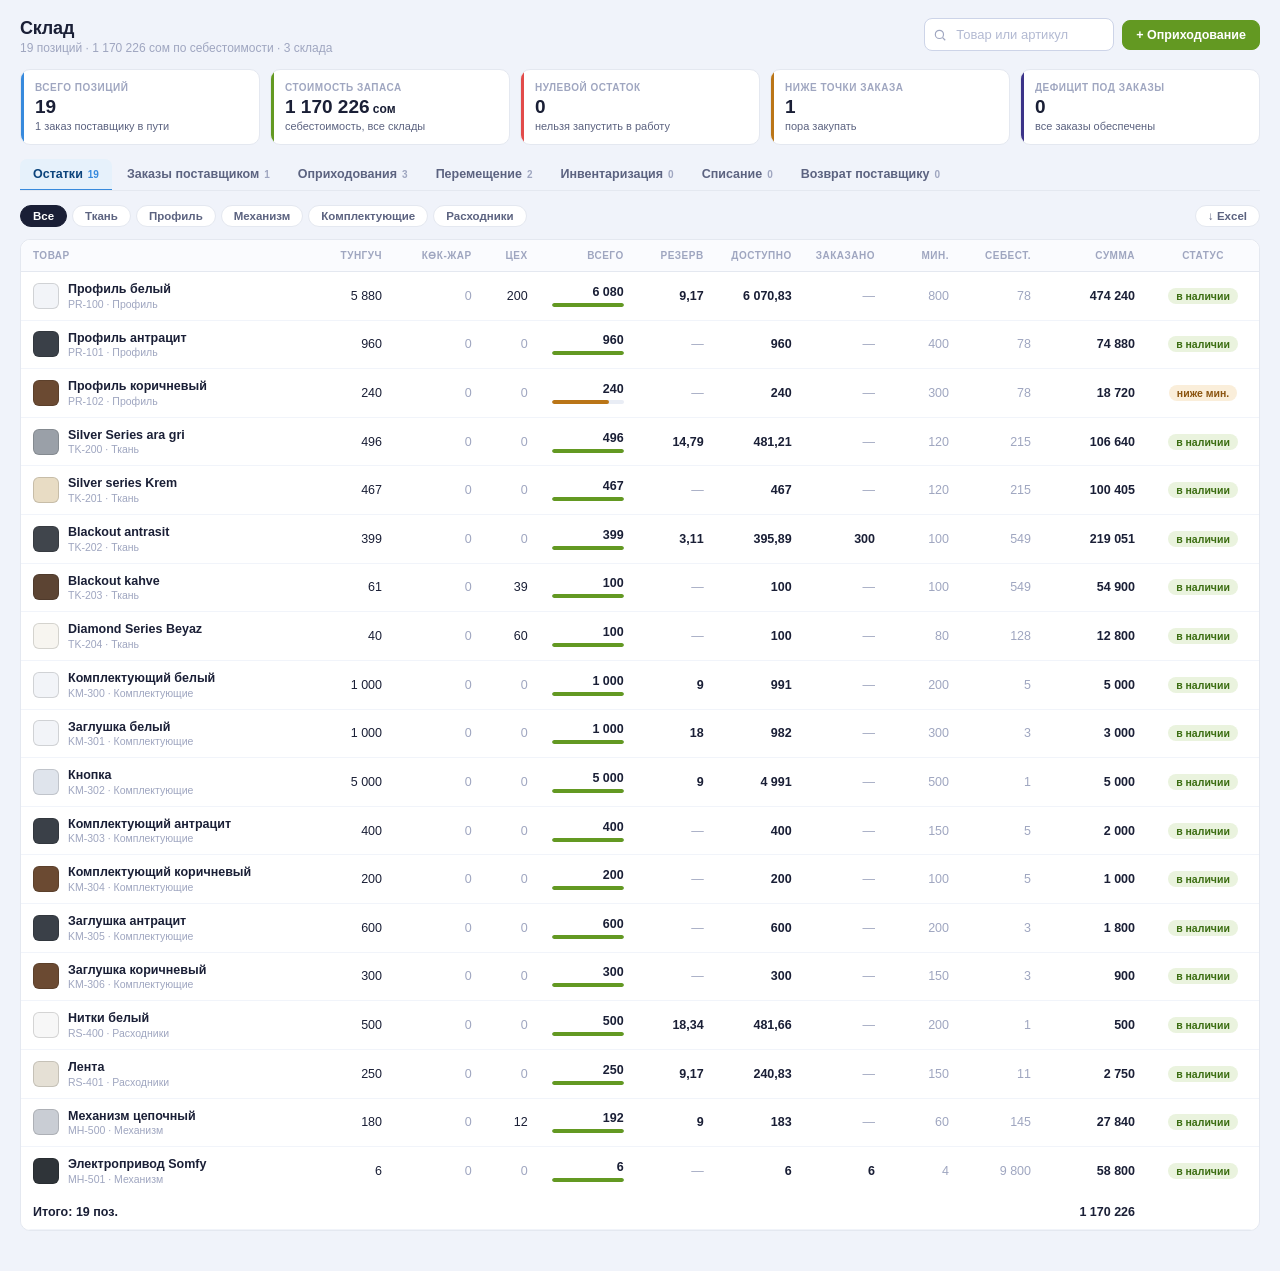
<file: kasymov-warehouse.html>
<!DOCTYPE html>
<html lang="ru">
<head>
<meta charset="UTF-8">
<meta name="viewport" content="width=device-width,initial-scale=1">
<title>Склад — Kasymov ERP</title>
<link rel="stylesheet" href="kasymov-ui.css">
<style>
.modal.xwide{max-width:940px}
.toast.bad{background:var(--rd-d)}
/* карточки-счётчики кликабельны — сбрасываем стили кнопки */
button.stat{text-align:left;font-family:inherit;cursor:pointer;width:100%;transition:border-color .12s,box-shadow .12s}
button.stat:hover{border-color:var(--line);box-shadow:0 3px 10px rgba(0,0,0,.06)}

/* панель вкладок документов */
.subtabs{display:flex;gap:2px;overflow-x:auto;border-bottom:1px solid var(--bd);margin-bottom:14px;padding-bottom:0}
.subtab{padding:8px 13px;font-size:12.5px;font-weight:600;color:var(--t2);white-space:nowrap;
        border:none;background:none;cursor:pointer;border-bottom:2px solid transparent;margin-bottom:-1px;border-radius:7px 7px 0 0}
.subtab:hover{background:#eef2f9;color:var(--t1)}
.subtab.on{color:var(--bl-d);border-bottom-color:var(--bl);background:var(--bl-l)}
.subtab .n{font-size:10px;font-weight:800;color:var(--t3);margin-left:5px}
.subtab.on .n{color:var(--bl)}

.cat-tabs{display:flex;gap:5px;flex-wrap:wrap;margin-bottom:12px}
.cat{border:1px solid var(--bd);background:#fff;border-radius:20px;padding:4px 12px;
     font-size:11.5px;font-weight:600;color:var(--t2);cursor:pointer}
.cat:hover{border-color:var(--line)}
.cat.on{background:var(--t1);border-color:var(--t1);color:#fff}

/* плашка товара вместо битой картинки */
.sw{width:26px;height:26px;border-radius:6px;border:1px solid rgba(0,0,0,.14);flex-shrink:0}
.gcell{display:flex;align-items:center;gap:9px;min-width:0}
.gname{font-weight:600;line-height:1.25}
.gsku{font-size:10.5px;color:var(--t3);font-variant-numeric:tabular-nums}

tr.lnk{cursor:pointer}
tr.lnk:hover{background:#f7f9fd}
.num{font-variant-numeric:tabular-nums;font-weight:700;white-space:nowrap}
.q0{color:var(--t3);font-weight:400}
.zero{color:var(--rd-d)}
.locq{font-variant-numeric:tabular-nums}

/* строки документа */
.rows{border:1px solid var(--bd);border-radius:10px;overflow:hidden;margin-bottom:10px}
.rows .tbl td{padding:5px 8px}
.ri{width:100%;padding:5px 8px;border:1px solid transparent;border-radius:6px;background:transparent;
    font-family:inherit;font-size:12.5px;color:inherit}
.ri:hover{border-color:var(--bd)}
.ri:focus{outline:none;border-color:var(--bl);background:#fff;box-shadow:0 0 0 3px var(--bl-l)}
.ri.r{text-align:right;font-variant-numeric:tabular-nums;font-weight:600}
.ri.err{border-color:var(--rd);box-shadow:0 0 0 3px var(--rd-l)}
.del{width:24px;height:24px;border-radius:6px;border:none;background:none;color:var(--t3);cursor:pointer;font-size:14px}
.del:hover{background:var(--rd-l);color:var(--rd-d)}
.tot{margin-left:auto;text-align:right}
.tot-l{font-size:10px;font-weight:700;color:var(--t3);text-transform:uppercase;letter-spacing:.05em}
.tot-v{font-size:17px;font-weight:800}
.diff-p{color:var(--gn-d);font-weight:700}
.diff-m{color:var(--rd-d);font-weight:700}
.arrow{color:var(--t3);margin:0 6px}

/* карточка товара */
.kv{display:flex;justify-content:space-between;gap:12px;padding:7px 0;border-bottom:1px solid #f5f7fc;font-size:12.5px}
.kv:last-child{border-bottom:none}
.sec{font-size:10px;font-weight:800;color:var(--t3);text-transform:uppercase;letter-spacing:.06em;margin:16px 0 6px}
.mv{display:flex;align-items:center;gap:10px;padding:7px 0;border-bottom:1px solid #f5f7fc;font-size:12.5px}
.mv:last-child{border-bottom:none}
.mv-d{width:26px;height:26px;border-radius:7px;display:flex;align-items:center;justify-content:center;font-weight:800;font-size:12px;flex-shrink:0}
.mv-q{margin-left:auto;font-variant-numeric:tabular-nums;font-weight:700}

/* полоса заполнения к минимуму */
.gauge{height:4px;border-radius:3px;background:#e9edf5;overflow:hidden;margin-top:4px;min-width:54px}
.gauge i{display:block;height:100%;border-radius:3px}

.need-row{display:flex;align-items:center;gap:10px;padding:7px 15px;font-size:12.5px}
.need-row+.need-row{border-top:1px solid #f5f7fc}
.need-n{flex:1;min-width:0;overflow:hidden;text-overflow:ellipsis;white-space:nowrap}
@media (max-width:1000px){ .hide-m{display:none} }
@media (max-width:640px){ .hide-s{display:none} }
</style>
</head>
<body>

<div class="page">
  <div class="phead">
    <div>
      <div class="ptitle">Склад</div>
      <div class="psub" id="sub">—</div>
    </div>
    <div class="pright">
      <div class="search">
        <svg viewBox="0 0 24 24" fill="none" stroke="currentColor" stroke-width="2"><circle cx="11" cy="11" r="7"/><path d="M21 21l-4.3-4.3"/></svg>
        <input class="inp" id="q" placeholder="Товар или артикул" style="width:190px">
      </div>
      <button class="btn green" id="btn-primary">+ Оприходование</button>
    </div>
  </div>

  <div class="stats" id="stats"></div>
  <div id="dates"></div>
  <div class="subtabs" id="subtabs"></div>
  <div id="view"></div>
</div>

<div class="ovl" id="ovl" hidden>
  <div class="modal" id="mdl">
    <div class="modal-h"><div class="modal-t" id="m-t"></div><button class="modal-x" data-close aria-label="Закрыть">✕</button></div>
    <div class="modal-b" id="m-b"></div>
    <div class="modal-f" id="m-f"></div>
  </div>
</div>

<script>
/* сообщаем оболочке о сбое, чтобы он не превратился в пустой экран */
window.__errHook = true;
window.addEventListener('error', e => {
  try{ window.parent.postMessage({ ns:'kasymov', type:'moduleError',
       msg:(e.message||'') + ' · ' + (e.lineno||'') }, '*'); }catch(_){}
  const b = document.body;
  if(b) b.insertAdjacentHTML('afterbegin',
    '<div style="background:#7d211c;color:#fff;padding:12px 16px;font:13px/1.5 -apple-system,sans-serif">'
    + '<b>Сбой в разделе.</b> ' + (e.message||'') + '</div>');
});
</script>
<script>document.write('<script src="kasymov-data.js'+(location.search||'')+'"><\/script>');</script>
<script>
const K = window.KASYMOV;
let S = null, tab = 'stock', cat = 'Все', locFilter = 'all', flt = 'all', D = null;
let P = { preset:'all', from:'', to:'' };

/* ── конфигурация типов документов ────────────────────
   dir: +1 приход, -1 расход, 'move' перемещение, 'set' установка факта */
const DOC = {
  po:       { name:'Заказ поставщиком',  chip:'am', party:'sup',   price:true,  cur:true, loc:['to'],           dir:0,     eta:true },
  receipt:  { name:'Оприходование',      chip:'gn', party:'sup',   price:true,  cur:true, loc:['to'],           dir:1 },
  transfer: { name:'Перемещение',        chip:'bl',                             loc:['from','to'],             dir:'move' },
  invent:   { name:'Инвентаризация',     chip:'vl',                             loc:['at'],                    dir:'set' },
  writeoff: { name:'Списание',           chip:'rd',                             loc:['from'], reason:true,     dir:-1 },
  ret:      { name:'Возврат поставщику', chip:'rd', party:'sup',   price:true,  loc:['from'],                  dir:-1 },
  /* опт вынесен в отдельный раздел, здесь остаётся только для подписи в истории товара */
  opt:      { name:'Продажа оптом',      chip:'am', party:'buyer', price:'opt', loc:['from'], pay:true,        dir:-1 },
  optret:   { name:'Возврат от покупателя', chip:'gn', party:'buyer', price:'opt', loc:['to'],                 dir:1 },
};

const TABS = [
  { id:'stock',    name:'Остатки' },
  { id:'po',       name:'Заказы поставщиком' },
  { id:'receipt',  name:'Оприходования' },
  { id:'transfer', name:'Перемещение' },
  { id:'invent',   name:'Инвентаризация' },
  { id:'writeoff', name:'Списание' },
  { id:'ret',      name:'Возврат поставщику' },
];

const REASONS = ['В производство по заказу', 'Брак при раскрое', 'Недостача', 'Образец клиенту', 'Порча при хранении'];
const PAYS = ['Наличные', 'Перечисление', 'В долг'];

K.connect(state => { S = state; render(); },
          name  => { if(name === 'primary') openDoc('receipt'); });

/* ═══════════ РАСЧЁТЫ ═══════════ */
const good   = id   => S.goods.find(g => g.id === id);
const byName = name => S.goods.find(g => g.name === name);
const supName = id => (S.suppliers.find(s => s.id === id) || {}).name || '—';
const buyName = id => (S.buyers.find(b => b.id === id) || {}).name || '—';
const locName = id => (K.LOC.find(l => l.id === id) || {}).name || '—';
const locShort= id => (K.LOC.find(l => l.id === id) || {}).short || '—';

let _res = null, _ord = null;
const RES = () => (_res || (_res = K.reserved(S)));
const ORD = () => (_ord || (_ord = K.onOrder(S)));
function dropCache(){ _res = null; _ord = null; }

const totalOf = g => locFilter === 'all' ? K.total(g) : (g.q[locFilter] || 0);
const resOf   = g => RES()[g.name] || 0;
const ordOf   = g => ORD()[g.id] || 0;
const availOf = g => +(K.total(g) - resOf(g)).toFixed(2);

function stateOf(g){
  const t = K.total(g);
  if(t <= 0) return 'zero';
  if(availOf(g) < 0) return 'short';        // остаток есть, но заказам не хватает
  if(t < g.min) return 'low';
  return 'ok';
}
const CHIP = { zero:['rd','нет'], short:['rd','не хватает'], low:['am','ниже мин.'], ok:['gn','в наличии'] };

/* дефицит под активные заказы */
function deficit(){
  const need = RES(), out = [];
  Object.keys(need).forEach(name => {
    const g = byName(name);
    const have = g ? K.total(g) : 0;
    const short = +(need[name] - have).toFixed(2);
    if(short > 0) out.push({ name, need:need[name], have, short, id:g?g.id:null,
                             unit:g?g.unit:'шт', missing:!g });
  });
  return out.sort((a,b) => b.short - a.short);
}

/* расход позиции за последние 30 дней — по проведённым списаниям и опту */
function burn(gid){
  const from = new Date('2026-07-04');
  let sum = 0;
  S.docs.forEach(d => {
    if(d.status !== 'posted') return;
    if(d.type !== 'writeoff' && d.type !== 'opt') return;
    if(new Date(d.date) < from) return;
    d.lines.forEach(l => { if(l.good === gid) sum += l.qty; });
  });
  return sum;
}

const docsOf = type => S.docs.filter(d => d.type === type)
  .filter(d => { const [f,t] = K.rangeOf(P.preset, P.from, P.to);
                 const x = (d.date||'').slice(0,10); return x >= f && x <= t; })
  .sort((a,b) => (b.date + b.num).localeCompare(a.date + a.num));

function docSum(d){
  return d.lines.reduce((a,l) => {
    const price = l.price != null ? l.price : (good(l.good) || {}).cost || 0;
    return a + l.qty * price;
  }, 0);
}
const inKGS = (d, v) => d.cur === 'USD' ? v * (d.rate || S.finance.rateUSD) : v;

/* ═══════════ РЕНДЕР ═══════════ */
function render(){
  if(!S) return;
  dropCache();

  const zero = S.goods.filter(g => K.total(g) <= 0).length;
  const low  = S.goods.filter(g => { const t = K.total(g); return t > 0 && t < g.min; }).length;
  const sum  = S.goods.reduce((a,g) => a + K.total(g) * g.cost, 0);
  const def  = deficit().length;
  const waitPO = docsOf('po').filter(d => d.status === 'wait').length;

  document.getElementById('sub').textContent =
    `${S.goods.length} позиций · ${K.money(sum)} по себестоимости · ${K.LOC.length} склада`;

  document.getElementById('stats').innerHTML = `
    <button class="stat bl" data-f="all"><div class="stat-l">Всего позиций</div>
      <div class="stat-v">${S.goods.length}</div>
      <div class="stat-s">${waitPO ? waitPO + ' заказ поставщику в пути' : 'заказов в пути нет'}</div></button>
    <div class="stat gn"><div class="stat-l">Стоимость запаса</div>
      <div class="stat-v">${K.fmt(sum)}<span style="font-size:12px"> сом</span></div>
      <div class="stat-s">себестоимость, все склады</div></div>
    <button class="stat rd" data-f="zero"><div class="stat-l">Нулевой остаток</div>
      <div class="stat-v">${zero}</div><div class="stat-s">нельзя запустить в работу</div></button>
    <button class="stat am" data-f="low"><div class="stat-l">Ниже точки заказа</div>
      <div class="stat-v">${low}</div><div class="stat-s">пора закупать</div></button>
    <button class="stat vl" data-f="short"><div class="stat-l">Дефицит под заказы</div>
      <div class="stat-v">${def}</div>
      <div class="stat-s">${def ? 'не хватает на принятые заказы' : 'все заказы обеспечены'}</div></button>`;

  document.querySelectorAll('[data-f]').forEach(b => b.addEventListener('click', () => {
    flt = (flt === b.dataset.f ? 'all' : b.dataset.f); tab = 'stock'; render();
  }));

  const counts = { stock:S.goods.length };
  TABS.forEach(t => { if(DOC[t.id]) counts[t.id] = docsOf(t.id).length; });
  document.getElementById('subtabs').innerHTML = TABS.map(t =>
    `<button class="subtab ${tab===t.id?'on':''}" data-t="${t.id}">${t.name}<span class="n">${counts[t.id]}</span></button>`).join('');
  document.querySelectorAll('.subtab').forEach(b =>
    b.addEventListener('click', () => { tab = b.dataset.t; render(); }));

  const pb = document.getElementById('btn-primary');
  if(tab === 'stock'){ pb.textContent = '+ Оприходование'; pb.onclick = () => openDoc('receipt'); }
  else if(tab === 'invent'){ pb.textContent = '+ Инвентаризация'; pb.onclick = openInvent; }
  else { pb.textContent = '+ ' + DOC[tab].name; pb.onclick = () => openDoc(tab); }

  const dz = document.getElementById('dates');
  dz.style.display = tab === 'stock' ? 'none' : '';
  if(tab !== 'stock'){
    dz.innerHTML = K.dateBar(P.preset, P.from, P.to);
    K.bindDateBar(v => { P = v; render(); }, P);
  }
  if(tab === 'stock') renderStock();
  else renderJournal(tab);
}

/* ── ОСТАТКИ ── */
function filteredGoods(){
  const q = document.getElementById('q').value.trim().toLowerCase();
  return S.goods.filter(g => {
    if(cat !== 'Все' && g.cat !== cat) return false;
    if(flt !== 'all' && stateOf(g) !== flt) return false;
    if(q && !(g.name.toLowerCase().includes(q) || g.sku.toLowerCase().includes(q))) return false;
    return true;
  });
}

function renderStock(){
  const list = filteredGoods();
  const sum = list.reduce((a,g) => a + K.total(g) * g.cost, 0);
  const cats = ['Все', ...K.CATS.filter(c => S.goods.some(g => g.cat === c))];
  const def = deficit();

  const rows = list.map(g => {
    const t = K.total(g), st = stateOf(g), res = resOf(g), av = availOf(g), oo = ordOf(g);
    const [cls, txt] = CHIP[st];
    const pct = g.min ? Math.min(100, t / g.min * 100) : 100;
    const col = st === 'zero' || st === 'short' ? 'var(--rd)' : st === 'low' ? 'var(--am)' : 'var(--gn)';
    return `<tr class="lnk" tabindex="0" role="button" data-g="${g.id}">
      <td><div class="gcell">
        <span class="sw" style="background:${g.tone}"></span>
        <div style="min-width:0"><div class="gname">${K.esc(g.name)}</div>
          <div class="gsku">${g.sku} · ${g.cat}</div></div>
      </div></td>
      ${K.LOC.map(l => `<td style="text-align:right" class="${l.id==='ceh'?'hide-s':''}">
        <span class="locq ${g.q[l.id]>0?'':'q0'}">${K.qfmt(g.q[l.id]||0)}</span></td>`).join('')}
      <td style="text-align:right"><span class="num ${t<=0?'zero':''}">${K.qfmt(t)}</span>
        <div class="gauge"><i style="width:${pct}%;background:${col}"></i></div></td>
      <td style="text-align:right" class="hide-m"><span class="num ${res?'':'q0'}">${res?K.qfmt(res):'—'}</span></td>
      <td style="text-align:right"><span class="num ${av<0?'zero':''}">${K.qfmt(av)}</span></td>
      <td style="text-align:right" class="hide-m"><span class="num ${oo?'':'q0'}">${oo?K.qfmt(oo):'—'}</span></td>
      <td style="text-align:right" class="hide-m"><span class="num q0">${K.qfmt(g.min)}</span></td>
      <td style="text-align:right" class="hide-s"><span class="num q0">${K.fmt(g.cost)}</span></td>
      <td style="text-align:right"><span class="num">${K.fmt(t * g.cost)}</span></td>
      <td style="text-align:center"><span class="chip ${cls}">${txt}</span></td>
    </tr>`;
  }).join('');

  document.getElementById('view').innerHTML = `
    ${def.length ? `<div class="card" style="margin-bottom:12px">
      <div class="card-h"><div class="card-t">Не хватает под принятые заказы</div>
        <span class="chip rd">${def.length}</span>
        <span style="margin-left:auto"></span>
        <button class="btn green sm" id="mk-po">Сформировать заказ поставщику</button></div>
      ${def.slice(0,6).map(d => `<div class="need-row">
        <div class="need-n">${K.esc(d.name)}${d.missing?' <span class="chip rd">нет в номенклатуре</span>':''}</div>
        <span class="dim">нужно ${K.qfmt(d.need)} ${d.unit}</span>
        <span class="dim">есть ${K.qfmt(d.have)}</span>
        <span class="num" style="color:var(--rd-d)">−${K.qfmt(d.short)}</span>
      </div>`).join('')}
    </div>` : ''}

    <div class="cat-tabs">
      ${cats.map(c => `<button class="cat ${cat===c?'on':''}" data-c="${K.esc(c)}">${K.esc(c)}</button>`).join('')}
      <span style="flex:1"></span>
      <button class="cat" id="xls-stock">↓ Excel</button>
      ${flt !== 'all' ? `<button class="cat on" id="clr">Фильтр: ${({zero:'нулевые',low:'ниже минимума',short:'дефицит'})[flt]} ✕</button>` : ''}
    </div>

    <div class="card"><div class="tbl-wrap"><table class="tbl" id="t-stock">
      <thead><tr>
        <th>Товар</th>
        ${K.LOC.map(l => `<th style="text-align:right" class="${l.id==='ceh'?'hide-s':''}">${l.short}</th>`).join('')}
        <th style="text-align:right;width:96px">Всего</th>
        <th style="text-align:right;width:80px" class="hide-m">Резерв</th>
        <th style="text-align:right;width:88px">Доступно</th>
        <th style="text-align:right;width:82px" class="hide-m">Заказано</th>
        <th style="text-align:right;width:74px" class="hide-m">Мин.</th>
        <th style="text-align:right;width:82px" class="hide-s">Себест.</th>
        <th style="text-align:right;width:104px">Сумма</th>
        <th style="text-align:center;width:112px">Статус</th>
      </tr></thead>
      <tbody>${rows || `<tr><td colspan="12"><div class="empty">
        <div class="empty-t">Ничего не найдено</div>
        <div class="empty-s">Измените поиск, категорию или снимите фильтр</div></div></td></tr>`}</tbody>
      ${list.length ? `<tfoot><tr><td class="strong">Итого: ${list.length} поз.</td>
        ${K.LOC.map(l => `<td class="${l.id==='ceh'?'hide-s':''}"></td>`).join('')}
        <td></td><td class="hide-m"></td><td></td><td class="hide-m"></td><td class="hide-m"></td>
        <td class="hide-s"></td>
        <td style="text-align:right" class="num">${K.fmt(sum)}</td><td></td></tr></tfoot>` : ''}
    </table></div></div>`;

  document.querySelectorAll('.cat[data-c]').forEach(b =>
    b.addEventListener('click', () => { cat = b.dataset.c; render(); }));
  const clr = document.getElementById('clr');
  if(clr) clr.addEventListener('click', () => { flt = 'all'; render(); });
  const mk = document.getElementById('mk-po');
  if(mk) mk.addEventListener('click', autoPO);
  const xs = document.getElementById('xls-stock');
  if(xs) xs.onclick = () => K.tableToExcel(document.getElementById('t-stock'),
    'Остатки склада ' + K.dmy(K.todayISO()));
  bindRows('[data-g]', el => openCard(el.dataset.g));
}

/* ── ЖУРНАЛ ДОКУМЕНТОВ ── */
function renderJournal(type){
  const cfg = DOC[type], list = docsOf(type);

  const head = {
    po:       ['Дата','№','Поставщик','Ожидается','Позиций','Сумма','Статус'],
    receipt:  ['Дата','№','Поставщик','Склад','Позиций','Сумма','Статус'],
    transfer: ['Дата','№','Откуда → Куда','','Позиций','Себест.','Статус'],
    invent:   ['Дата','№','Склад','Расхождений','Позиций','Итог','Статус'],
    writeoff: ['Дата','№','Склад','Причина','Позиций','Себест.','Статус'],
    ret:      ['Дата','№','Поставщик','Склад','Позиций','Сумма','Статус'],
    opt:      ['Дата','№','Покупатель','Оплата','Позиций','Выручка','Прибыль'],
  }[type];

  const rows = list.map(d => {
    const sum = docSum(d);
    let c3 = '', c4 = '', last = '';
    if(type === 'po'){ c3 = K.esc(supName(d.party)); c4 = d.eta ? K.dmy(d.eta) : '—'; }
    if(type === 'receipt' || type === 'ret'){ c3 = K.esc(supName(d.party)); c4 = locShort(d.to || d.from); }
    if(type === 'transfer'){ c3 = `${locShort(d.from)}<span class="arrow">→</span>${locShort(d.to)}`; }
    if(type === 'invent'){ c3 = locShort(d.at); c4 = `<span class="num">${d.lines.length}</span>`; }
    if(type === 'writeoff'){ c3 = locShort(d.from); c4 = K.esc(d.reason || '—'); }
    if(type === 'opt'){ c3 = K.esc(buyName(d.party)); c4 = K.esc(d.pay || '—'); }

    if(type === 'opt'){
      const cost = d.lines.reduce((a,l) => a + l.qty * ((good(l.good)||{}).cost || 0), 0);
      last = `<span class="num" style="color:var(--gn-d)">+${K.fmt(sum - cost)}</span>`;
    } else if(type === 'invent'){
      const delta = d.lines.reduce((a,l) => a + (l.fact - l.was) * ((good(l.good)||{}).cost || 0), 0);
      last = `<span class="num" style="color:var(--${delta<0?'rd':'gn'}-d)">${delta>0?'+':''}${K.fmt(delta)}</span>`;
    } else {
      last = `<span class="chip ${d.status==='wait'?'am':'gn'}">${d.status==='wait'?'ожидается':'проведён'}</span>`;
    }

    const sumTxt = d.cur === 'USD'
      ? `<span class="num">$${K.fmt(sum)}</span><div class="gsku">${K.fmt(inKGS(d,sum))} сом</div>`
      : `<span class="num">${K.fmt(sum)}</span>`;

    return `<tr class="lnk" tabindex="0" role="button" data-d="${d.id}">
      <td class="dim">${K.dmy(d.date)}</td>
      <td class="strong">№${d.num}</td>
      <td>${c3}</td>
      <td class="dim hide-s">${c4}</td>
      <td style="text-align:center" class="hide-m">${d.lines.length}</td>
      <td style="text-align:right">${sumTxt}</td>
      <td style="text-align:center">${last}</td>
    </tr>`;
  }).join('');

  const hint = {
    po:       'Заказ не меняет остатки. Когда товар приедет — откройте заказ и нажмите «Оприходовать»: строки перенесутся в приход.',
    receipt:  'Приход увеличивает остаток выбранного склада и пересчитывает себестоимость по средневзвешенной.',
    transfer: 'Перемещение между складами и цехом. Общий остаток не меняется — меняется место хранения.',
    invent:   'Пересчёт факта. Проводятся только строки с расхождением, излишки и недостачи попадают в историю товара.',
    writeoff: 'Списание в производство, брак и недостачи. Уменьшает остаток выбранного склада.',
    ret:      'Возврат брака поставщику. Уменьшает остаток и уменьшает наш долг перед поставщиком.',
    opt:      'Третий канал: продажа материалов как товара. Считает выручку, себестоимость и прибыль по каждой продаже.',
  }[type];

  document.getElementById('view').innerHTML = `
    <div class="bar" style="margin-bottom:12px">
      <span class="dim" style="font-size:12px;max-width:760px">${hint}</span>
      <span style="margin-left:auto"></span>
      ${type === 'po' ? '<button class="btn sm" id="auto-po">Собрать по дефициту</button>' : ''}
      ${type === 'ret' ? '<button class="btn sm" id="go-opt">Возврат от оптового покупателя →</button>' : ''}
      <button class="btn green sm" id="new-doc">+ ${cfg.name}</button>
    </div>
    <div class="card"><div class="tbl-wrap"><table class="tbl">
      <thead><tr>
        <th style="width:104px">${head[0]}</th><th style="width:64px">${head[1]}</th>
        <th>${head[2]}</th><th class="hide-s" style="width:190px">${head[3]}</th>
        <th style="text-align:center;width:80px" class="hide-m">${head[4]}</th>
        <th style="text-align:right;width:130px">${head[5]}</th>
        <th style="text-align:center;width:120px">${head[6]}</th>
      </tr></thead>
      <tbody>${rows || `<tr><td colspan="7"><div class="empty">
        <div class="empty-t">Документов пока нет</div>
        <div class="empty-s">Нажмите «+ ${cfg.name}», чтобы создать первый</div></div></td></tr>`}</tbody>
    </table></div></div>`;

  document.getElementById('new-doc').addEventListener('click', () =>
    type === 'invent' ? openInvent() : openDoc(type));
  const ap = document.getElementById('auto-po');
  if(ap) ap.addEventListener('click', autoPO);
  const go = document.getElementById('go-opt');
  if(go) go.addEventListener('click', () => {
    if(window.parent !== window) window.parent.postMessage({ ns:'kasymov', type:'goto', page:'wholesale' }, '*');
  });
  bindRows('[data-d]', el => openDocView(el.dataset.d));
}

function bindRows(sel, fn){
  document.querySelectorAll('tr' + sel).forEach(tr => {
    tr.addEventListener('click', () => fn(tr));
    tr.addEventListener('keydown', e => {
      if(e.key === 'Enter' || e.key === ' '){ e.preventDefault(); fn(tr); }
    });
  });
}

/* ═══════════ МОДАЛЬНЫЕ ОКНА ═══════════ */
function showModal(title, size){
  document.getElementById('m-t').textContent = title;
  const m = document.getElementById('mdl');
  m.className = 'modal' + (size ? ' ' + size : '');
  document.getElementById('ovl').hidden = false;
}
function closeModal(){ document.getElementById('ovl').hidden = true; D = null; }
function bindClose(){ document.querySelectorAll('#ovl [data-close]').forEach(b => b.onclick = closeModal); }

/* ── карточка товара ── */
function openCard(id){
  const g = good(id);
  if(!g) return;
  const t = K.total(g), res = resOf(g), av = availOf(g), oo = ordOf(g);
  const b = burn(id);
  const cover = b > 0 ? Math.floor(av / (b / 30)) : null;

  const hist = [];
  S.docs.filter(d => d.status === 'posted').forEach(d => d.lines.forEach(l => {
    if(l.good !== id) return;
    let delta = 0, place = '';
    if(d.type === 'receipt'){ delta = l.qty; place = locName(d.to); }
    else if(d.type === 'writeoff' || d.type === 'ret' || d.type === 'opt'){ delta = -l.qty; place = locName(d.from); }
    else if(d.type === 'optret'){ delta = l.qty; place = locName(d.to); }
    else if(d.type === 'transfer'){ delta = 0; place = `${locShort(d.from)} → ${locShort(d.to)}`; }
    else if(d.type === 'invent'){ delta = l.fact - l.was; place = locName(d.at); }
    hist.push({ d, delta, place, qty:l.qty });
  }));
  hist.sort((a,b2) => b2.d.date.localeCompare(a.d.date));

  const users = S.orders.filter(o => o.status !== 'installed' &&
                  K.materials(o).some(m => m.name === g.name));

  showModal(g.name, 'wide');
  document.getElementById('m-b').innerHTML = `
    <div class="grid3" style="margin-bottom:8px">
      <div class="stat ${t<=0?'rd':'bl'}"><div class="stat-l">Всего на складах</div>
        <div class="stat-v ${t<=0?'zero':''}">${K.qfmt(t)}</div><div class="stat-s">${g.unit}</div></div>
      <div class="stat am"><div class="stat-l">В резерве</div>
        <div class="stat-v">${K.qfmt(res)}</div><div class="stat-s">под ${users.length} заказ.</div></div>
      <div class="stat ${av<0?'rd':'gn'}"><div class="stat-l">Доступно</div>
        <div class="stat-v ${av<0?'zero':''}">${K.qfmt(av)}</div>
        <div class="stat-s">${cover !== null ? 'хватит на ~' + cover + ' дн.' : 'свободно'}</div></div>
    </div>

    <div class="sec">Где лежит</div>
    ${K.LOC.map(l => `<div class="kv"><span>${l.name}</span>
      <b class="${(g.q[l.id]||0)<=0?'zero':''}">${K.qfmt(g.q[l.id]||0)} ${g.unit}</b></div>`).join('')}
    ${oo ? `<div class="kv"><span>Заказано у поставщика</span><b>${K.qfmt(oo)} ${g.unit}</b></div>` : ''}

    ${['Ткань','Профиль'].includes(g.cat) ? `<div class="sec">Тип изделия — для подсказки в заказе</div>
      <div class="kv"><span>Показывать при выборе типа</span>
        <select class="inp" id="g-fortype" style="width:190px">
          <option value="">Все типы</option>
          ${['Рулонная','Плиссе','День-ночь','Вертикальная'].map(t=>`<option ${g.forType===t?'selected':''}>${t}</option>`).join('')}
        </select></div>` : ''}

    <div class="sec">Цены</div>
    <div class="kv"><span>Себестоимость (средневзвешенная)</span><b>${K.money(g.cost)}</b></div>
    <div class="kv"><span>Оптовая цена</span><b>${K.money(g.opt)}</b></div>
    <div class="kv"><span>Наценка на опте</span><b style="color:var(--gn-d)">${Math.round((g.opt/g.cost-1)*100)}% · ${K.money(g.opt-g.cost)} с единицы</b></div>
    <div class="kv"><span>Стоимость запаса</span><b>${K.money(t * g.cost)}</b></div>
    <div class="kv"><span>Точка заказа</span><b>${K.qfmt(g.min)} ${g.unit}</b></div>
    <div class="kv"><span>Расход за 30 дней</span><b>${b ? K.qfmt(b) + ' ' + g.unit : 'не было'}</b></div>

    ${users.length ? `<div class="sec">Зарезервировано под заказы</div>
      ${users.map(o => {
        const m = K.materials(o).find(x => x.name === g.name);
        const ch = K.CHANNEL[o.channel];
        return `<div class="kv"><span>№${o.id} · ${K.esc(o.client)} <span class="chip ${ch.cls}">${ch.label}</span></span>
                <b>${K.qfmt(m.qty)} ${m.unit}</b></div>`;
      }).join('')}` : ''}

    <div class="sec">История движений</div>
    ${hist.length ? hist.map(h => {
      const c = DOC[h.d.type];
      const pos = h.delta > 0, neu = h.delta === 0;
      const col = neu ? 'bl' : pos ? 'gn' : 'rd';
      return `<div class="mv">
        <div class="mv-d" style="background:var(--${col}-l);color:var(--${col}-d)">${neu?'⇄':pos?'↓':'↑'}</div>
        <div style="min-width:0"><div class="strong" style="font-size:12.5px">${c.name} №${h.d.num}</div>
          <div class="gsku">${K.dmy(h.d.date)} · ${h.place} · ${K.esc(h.d.who||'—')}</div></div>
        <div class="mv-q" style="color:var(--${col}-d)">${neu?'':pos?'+':'−'}${K.qfmt(Math.abs(neu?h.qty:h.delta))} ${g.unit}</div>
      </div>`;
    }).join('') : '<div class="dim" style="font-size:12px;padding:6px 0">Движений ещё не было</div>'}`;

  document.getElementById('m-f').innerHTML = `
    <button class="btn" data-close>Закрыть</button>
    <span style="margin-left:auto"></span>
    <button class="btn" id="c-mv">Переместить</button>
    <button class="btn" id="c-out">Списать</button>
    <button class="btn green" id="c-in">Оприходовать</button>`;
  document.getElementById('c-in').onclick  = () => openDoc('receipt', id);
  document.getElementById('c-out').onclick = () => openDoc('writeoff', id);
  document.getElementById('c-mv').onclick  = () => openDoc('transfer', id);
  const ft = document.getElementById('g-fortype');
  if(ft) ft.onchange = () => { g.forType = ft.value; K.commit(S); K.toast('Тип изделия сохранён — теперь эта ' + (g.cat==='Ткань'?'ткань':'профиль') + ' показывается в заказе для «' + (ft.value||'всех типов') + '»'); };
  bindClose();
}

/* ── просмотр документа ── */
function openDocView(id){
  const d = S.docs.find(x => x.id === id);
  if(!d) return;
  const cfg = DOC[d.type], sum = docSum(d);

  const where = d.type === 'transfer' ? `${locName(d.from)} → ${locName(d.to)}`
              : locName(d.to || d.from || d.at);

  const lines = d.lines.map(l => {
    const g = good(l.good) || { name:'—', unit:'', cost:0, tone:'#ccc' };
    const price = l.price != null ? l.price : g.cost;
    const right = d.type === 'invent'
      ? `<span class="${l.fact-l.was>0?'diff-p':'diff-m'}">${l.fact-l.was>0?'+':''}${K.qfmt(l.fact-l.was)}</span>`
      : `${K.qfmt(l.qty)} ${g.unit}`;
    const sub = d.type === 'invent'
      ? `учёт ${K.qfmt(l.was)} → факт ${K.qfmt(l.fact)}`
      : `${d.cur==='USD'?'$':''}${K.fmt(price)} за ${g.unit}${d.type==='opt'?` · себест. ${K.fmt(g.cost)}`:''}`;
    return `<div class="mv">
      <span class="sw" style="background:${g.tone}"></span>
      <div style="min-width:0"><div class="strong" style="font-size:12.5px">${K.esc(g.name)}</div>
        <div class="gsku">${sub}</div></div>
      <div class="mv-q">${right}</div></div>`;
  }).join('');

  const cost = d.type === 'opt'
    ? d.lines.reduce((a,l) => a + l.qty * ((good(l.good)||{}).cost || 0), 0) : 0;

  showModal(`${cfg.name} №${d.num} от ${K.dmy(d.date)}`, 'wide');
  document.getElementById('m-b').innerHTML = `
    ${d.party ? `<div class="kv"><span>${cfg.party==='buyer'?'Покупатель':'Поставщик'}</span>
      <b>${K.esc(cfg.party==='buyer'?buyName(d.party):supName(d.party))}</b></div>` : ''}
    <div class="kv"><span>${d.type==='transfer'?'Маршрут':'Склад'}</span><b>${where}</b></div>
    ${d.reason ? `<div class="kv"><span>Причина</span><b>${K.esc(d.reason)}</b></div>` : ''}
    ${d.pay ? `<div class="kv"><span>Оплата</span><b>${K.esc(d.pay)}</b></div>` : ''}
    ${d.eta ? `<div class="kv"><span>Ожидаемая поставка</span><b>${K.dmy(d.eta)}</b></div>` : ''}
    <div class="kv"><span>Оформил</span><b>${K.esc(d.who || '—')}</b></div>
    <div class="kv"><span>Статус</span><b>${d.status === 'wait' ? 'ожидается' : 'проведён'}</b></div>
    ${d.cur === 'USD' ? `<div class="kv"><span>Валюта</span><b>USD по курсу ${d.rate || S.finance.rateUSD}</b></div>` : ''}
    ${d.type !== 'transfer' && d.type !== 'invent'
      ? `<div class="kv"><span>Сумма</span><b>${d.cur==='USD'?'$'+K.fmt(sum)+' · '+K.money(inKGS(d,sum)):K.money(sum)}</b></div>` : ''}
    ${d.type === 'opt' ? `<div class="kv"><span>Себестоимость</span><b>${K.money(cost)}</b></div>
      <div class="kv"><span>Прибыль</span><b style="color:var(--gn-d)">${K.money(sum-cost)} · ${Math.round((sum/cost-1)*100)}%</b></div>` : ''}
    <div class="sec">Позиции (${d.lines.length})</div>${lines}`;

  document.getElementById('m-f').innerHTML = `
    <button class="btn" data-close>Закрыть</button>
    <span style="margin-left:auto"></span>
    ${d.type === 'po' && d.status === 'wait' ? '<button class="btn green" id="po-in">Оприходовать</button>' : ''}`;
  const p = document.getElementById('po-in');
  if(p) p.onclick = () => {
    D = { type:'receipt', date:K.todayISO(), to:d.to || 'tunguch', party:d.party,
          who:K.USERS[0], cur:d.cur, rate:d.rate, fromPO:d.id,
          lines:d.lines.map(l => ({ good:l.good, qty:l.qty, price:l.price })) };
    drawDoc();
  };
  bindClose();
}

/* ── создание документа ── */
function openDoc(type, gid){
  const cfg = DOC[type];
  D = {
    type, date:K.todayISO(), who:K.USERS[0],
    from: 'tunguch', to: type === 'transfer' ? 'ceh' : 'tunguch',
    party: cfg.party === 'sup' ? S.suppliers[0].id : cfg.party === 'buyer' ? S.buyers[0].id : null,
    cur: 'KGS', rate: S.finance.rateUSD,
    reason: cfg.reason ? REASONS[0] : null,
    pay: cfg.pay ? PAYS[0] : null,
    eta: cfg.eta ? '2026-08-20' : null,
    lines: gid ? [{ good:gid, qty:1, price:priceFor(type, gid) }]
                : [{ good:'', qty:1, price:0 }],
  };
  drawDoc();
}

function priceFor(type, gid){
  const g = good(gid); if(!g) return 0;
  return DOC[type].price === 'opt' ? g.opt : g.cost;
}

function autoPO(){
  const def = deficit().filter(d => d.id);
  const low = S.goods.filter(g => K.total(g) < g.min && !def.some(d => d.id === g.id));
  D = {
    type:'po', date:K.todayISO(), who:K.USERS[0], to:'tunguch',
    party:S.suppliers[0].id, cur:'KGS', rate:S.finance.rateUSD, eta:'2026-08-20',
    lines:[
      ...def.map(d => ({ good:d.id, qty:Math.ceil(d.short + good(d.id).min * 0.3), price:good(d.id).cost })),
      ...low.map(g => ({ good:g.id, qty:Math.ceil(g.min - K.total(g)), price:g.cost })),
    ],
  };
  if(!D.lines.length) D.lines = [{ good:'', qty:1, price:0 }];
  drawDoc();
}

function drawDoc(){
  const cfg = DOC[D.type];
  const usePrice = !!cfg.price;
  const isOpt = cfg.price === 'opt';
  const src = D.type === 'transfer' || D.type === 'writeoff' || D.type === 'ret' || D.type === 'opt' ? D.from : null;

  showModal(`${cfg.name} от ${K.dmy(D.date)}`, 'xwide');

  const opts = sel => `<option value="">— выберите товар —</option>` +
    K.CATS.filter(c => S.goods.some(g => g.cat === c)).map(c =>
      `<optgroup label="${c}">` + S.goods.filter(g => g.cat === c).map(g =>
        `<option value="${g.id}" ${sel===g.id?'selected':''}>${K.esc(g.name)}</option>`).join('') + `</optgroup>`).join('');

  const fields = [];
  if(cfg.party === 'sup') fields.push(`<div class="fld"><label for="f-party">Поставщик</label>
    <select class="inp" id="f-party">${S.suppliers.map(s => `<option value="${s.id}" ${D.party===s.id?'selected':''}>${K.esc(s.name)}</option>`).join('')}</select></div>`);
  if(cfg.party === 'buyer') fields.push(`<div class="fld"><label for="f-party">Покупатель</label>
    <select class="inp" id="f-party">${S.buyers.map(b => `<option value="${b.id}" ${D.party===b.id?'selected':''}>${K.esc(b.name)}</option>`).join('')}</select></div>`);
  if(cfg.loc.includes('from')) fields.push(`<div class="fld"><label for="f-from">Откуда</label>
    <select class="inp" id="f-from">${K.LOC.map(l => `<option value="${l.id}" ${D.from===l.id?'selected':''}>${l.name}</option>`).join('')}</select></div>`);
  if(cfg.loc.includes('to')) fields.push(`<div class="fld"><label for="f-to">${D.type==='transfer'?'Куда':'Склад'}</label>
    <select class="inp" id="f-to">${K.LOC.map(l => `<option value="${l.id}" ${D.to===l.id?'selected':''}>${l.name}</option>`).join('')}</select></div>`);
  if(cfg.reason) fields.push(`<div class="fld"><label for="f-reason">Причина</label>
    <select class="inp" id="f-reason">${REASONS.map(r => `<option ${D.reason===r?'selected':''}>${r}</option>`).join('')}</select></div>`);
  if(cfg.pay) fields.push(`<div class="fld"><label for="f-pay">Оплата</label>
    <select class="inp" id="f-pay">${PAYS.map(r => `<option ${D.pay===r?'selected':''}>${r}</option>`).join('')}</select></div>`);
  if(cfg.cur) fields.push(`<div class="fld"><label for="f-cur">Валюта</label>
    <select class="inp" id="f-cur"><option value="KGS" ${D.cur==='KGS'?'selected':''}>сом</option>
      <option value="USD" ${D.cur==='USD'?'selected':''}>$ по курсу ${S.finance.rateUSD}</option></select></div>`);
  if(cfg.eta) fields.push(`<div class="fld"><label for="f-eta">Ожидаем</label>
    <input class="inp" id="f-eta" type="date" value="${D.eta||''}"></div>`);
  fields.push(`<div class="fld"><label for="f-who">Оформил</label>
    <select class="inp" id="f-who">${K.USERS.map(u => `<option ${D.who===u?'selected':''}>${u}</option>`).join('')}</select></div>`);
  fields.push(`<div class="fld"><label for="f-date">Дата</label>
    <input class="inp" id="f-date" type="date" value="${D.date}"></div>`);

  const rows = D.lines.map((l,i) => {
    const g = good(l.good);
    const have = g && src ? (g.q[src] || 0) : null;
    const over = have !== null && l.qty > have;
    const sum = l.qty * (usePrice ? (l.price||0) : (g?g.cost:0));
    return `<tr>
      <td><select class="ri" data-good="${i}" aria-label="Товар ${i+1}">${opts(l.good)}</select></td>
      <td class="dim hide-s" style="width:54px;text-align:center">${g?g.unit:'—'}</td>
      ${src ? `<td style="width:92px;text-align:right" class="hide-s">
        <span class="num ${have<=0?'zero':'q0'}">${g?K.qfmt(have):'—'}</span></td>` : ''}
      <td style="width:92px"><input class="ri r ${over?'err':''}" type="number" min="0" step="0.01"
            value="${l.qty}" data-qty="${i}" aria-label="Количество ${i+1}"></td>
      ${usePrice ? `<td style="width:104px"><input class="ri r" type="number" min="0" step="0.01"
            value="${l.price||0}" data-price="${i}" aria-label="Цена ${i+1}"></td>` : ''}
      ${isOpt ? `<td style="width:96px;text-align:right" class="hide-m">
        <span class="num q0">${g?K.fmt(g.cost):'—'}</span></td>` : ''}
      <td style="width:110px;text-align:right"><span class="num" data-sum="${i}">${K.fmt(sum)}</span></td>
      <td style="width:32px"><button class="del" data-del="${i}" aria-label="Удалить строку ${i+1}">✕</button></td>
    </tr>`;
  }).join('');

  const total = D.lines.reduce((a,l) => a + l.qty * (usePrice ? (l.price||0) : ((good(l.good)||{}).cost || 0)), 0);
  const anyOver = src && D.lines.some(l => { const g = good(l.good); return g && l.qty > (g.q[src]||0); });

  document.getElementById('m-b').innerHTML = `
    ${anyOver ? `<div class="hint" style="background:var(--rd-l);color:var(--rd-d)">
      Красным отмечены строки, где расход больше остатка на складе «${locName(src)}». Исправьте количество или смените склад.</div>` : ''}
    <div class="grid3">${fields.join('')}</div>
    <div class="rows"><table class="tbl">
      <thead><tr>
        <th>Товар</th><th class="hide-s" style="text-align:center">Ед.</th>
        ${src ? '<th class="hide-s" style="text-align:right">Остаток</th>' : ''}
        <th style="text-align:right">Кол-во</th>
        ${usePrice ? `<th style="text-align:right">${isOpt?'Цена продажи':'Цена'}</th>` : ''}
        ${isOpt ? '<th style="text-align:right" class="hide-m">Себест.</th>' : ''}
        <th style="text-align:right">Сумма</th><th></th>
      </tr></thead><tbody>${rows}</tbody>
    </table></div>
    <button class="btn sm" id="add-row">+ Добавить строку</button>`;

  const profit = isOpt
    ? total - D.lines.reduce((a,l) => a + l.qty * ((good(l.good)||{}).cost || 0), 0) : null;

  document.getElementById('m-f').innerHTML = `
    <button class="btn" data-close>Отмена</button>
    ${profit !== null ? `<div class="tot" style="margin-right:18px"><div class="tot-l">Прибыль</div>
      <div class="tot-v" id="d-profit" style="color:var(--gn-d)">${K.money(profit)}</div></div>` : ''}
    <div class="tot"><div class="tot-l">${D.cur==='USD'?'Итого, $':'Итого'}</div>
      <div class="tot-v" id="d-total">${D.cur==='USD'?'$'+K.fmt(total):K.money(total)}</div></div>
    <button class="btn green" id="d-save">${D.type==='po'?'Сформировать заказ':'Провести документ'}</button>`;

  const b = document.getElementById('m-b');
  b.querySelectorAll('[data-good]').forEach(el => el.onchange = () => {
    const i = +el.dataset.good;
    D.lines[i].good = el.value;
    if(usePrice) D.lines[i].price = priceFor(D.type, el.value);
    drawDoc();
  });
  b.querySelectorAll('[data-qty]').forEach(el => el.oninput = () => {
    D.lines[+el.dataset.qty].qty = +el.value || 0; refresh(usePrice, isOpt, src);
  });
  b.querySelectorAll('[data-price]').forEach(el => el.oninput = () => {
    D.lines[+el.dataset.price].price = +el.value || 0; refresh(usePrice, isOpt, src);
  });
  b.querySelectorAll('[data-del]').forEach(el => el.onclick = () => {
    D.lines.splice(+el.dataset.del, 1);
    if(!D.lines.length) D.lines.push({ good:'', qty:1, price:0 });
    drawDoc();
  });
  document.getElementById('add-row').onclick = () => { D.lines.push({ good:'', qty:1, price:0 }); drawDoc(); };

  const set = (id, fn) => { const el = document.getElementById(id); if(el) el.onchange = () => fn(el.value); };
  set('f-party', v => D.party = v);
  set('f-from',  v => { D.from = v; drawDoc(); });
  set('f-to',    v => { D.to = v; drawDoc(); });
  set('f-reason',v => D.reason = v);
  set('f-pay',   v => D.pay = v);
  set('f-cur',   v => { D.cur = v; drawDoc(); });
  set('f-eta',   v => D.eta = v);
  set('f-who',   v => D.who = v);
  set('f-date',  v => D.date = v);
  document.getElementById('d-save').onclick = postDoc;
  bindClose();
}

/* точечный пересчёт — чтобы не терять фокус при вводе */
function refresh(usePrice, isOpt, src){
  let total = 0, cost = 0;
  D.lines.forEach((l,i) => {
    const g = good(l.good);
    const sum = l.qty * (usePrice ? (l.price||0) : (g?g.cost:0));
    total += sum; cost += l.qty * (g?g.cost:0);
    const c = document.querySelector(`[data-sum="${i}"]`);
    if(c) c.textContent = K.fmt(sum);
    const inp = document.querySelector(`[data-qty="${i}"]`);
    if(inp && src && g) inp.classList.toggle('err', l.qty > (g.q[src]||0));
  });
  const t = document.getElementById('d-total');
  if(t) t.textContent = D.cur === 'USD' ? '$' + K.fmt(total) : K.money(total);
  const p = document.getElementById('d-profit');
  if(p) p.textContent = K.money(total - cost);
}

/* ── инвентаризация ── */
function openInvent(){
  const at = 'tunguch';
  D = { type:'invent', date:K.todayISO(), who:K.USERS[0], at,
        lines:S.goods.map(g => ({ good:g.id, was:g.q[at]||0, fact:g.q[at]||0 })) };
  drawInvent();
}

function drawInvent(){
  showModal(`Инвентаризация от ${K.dmy(D.date)}`, 'xwide');
  const changed = D.lines.filter(l => l.fact !== l.was).length;
  const delta = D.lines.reduce((a,l) => a + (l.fact - l.was) * good(l.good).cost, 0);

  document.getElementById('m-b').innerHTML = `
    <div class="hint">Впишите фактическое количество по складу. Проведутся только строки с расхождением — остальные останутся как есть.</div>
    <div class="grid3">
      <div class="fld"><label for="i-at">Склад</label>
        <select class="inp" id="i-at">${K.LOC.map(l => `<option value="${l.id}" ${D.at===l.id?'selected':''}>${l.name}</option>`).join('')}</select></div>
      <div class="fld"><label for="i-who">Кто считал</label>
        <select class="inp" id="i-who">${K.USERS.map(u => `<option ${D.who===u?'selected':''}>${u}</option>`).join('')}</select></div>
      <div class="fld"><label for="i-date">Дата</label>
        <input class="inp" id="i-date" type="date" value="${D.date}"></div>
    </div>
    <div class="rows"><table class="tbl">
      <thead><tr><th>Товар</th><th class="hide-s" style="text-align:center;width:56px">Ед.</th>
        <th style="text-align:right;width:96px">По учёту</th>
        <th style="text-align:right;width:100px">Факт</th>
        <th style="text-align:right;width:96px">Разница</th>
        <th style="text-align:right;width:110px" class="hide-m">Сумма</th></tr></thead>
      <tbody>${D.lines.map((l,i) => {
        const g = good(l.good), d = +(l.fact - l.was).toFixed(2);
        return `<tr>
          <td><div class="gcell"><span class="sw" style="background:${g.tone}"></span>
            <span class="gname">${K.esc(g.name)}</span></div></td>
          <td class="dim hide-s" style="text-align:center">${g.unit}</td>
          <td style="text-align:right"><span class="num q0">${K.qfmt(l.was)}</span></td>
          <td><input class="ri r" type="number" min="0" step="0.01" value="${l.fact}" data-fact="${i}"
                aria-label="Факт ${K.esc(g.name)}"></td>
          <td style="text-align:right" data-diff="${i}">${d ? `<span class="${d>0?'diff-p':'diff-m'}">${d>0?'+':''}${K.qfmt(d)}</span>` : '<span class="q0">0</span>'}</td>
          <td style="text-align:right" class="hide-m" data-dsum="${i}">${d ? `<span class="num ${d>0?'diff-p':'diff-m'}">${d>0?'+':''}${K.fmt(d*g.cost)}</span>` : '<span class="q0">—</span>'}</td>
        </tr>`;
      }).join('')}</tbody>
    </table></div>`;

  document.getElementById('m-f').innerHTML = `
    <button class="btn" data-close>Отмена</button>
    <div class="tot"><div class="tot-l" id="i-cnt">Расхождений: ${changed}</div>
      <div class="tot-v" id="i-delta" style="color:var(--${delta<0?'rd':'gn'}-d)">${delta>0?'+':''}${K.money(delta)}</div></div>
    <button class="btn green" id="i-save">Провести инвентаризацию</button>`;

  document.querySelectorAll('[data-fact]').forEach(el => el.oninput = () => {
    const i = +el.dataset.fact;
    D.lines[i].fact = +el.value || 0;
    const g = good(D.lines[i].good), d = +(D.lines[i].fact - D.lines[i].was).toFixed(2);
    const c = document.querySelector(`[data-diff="${i}"]`);
    if(c) c.innerHTML = d ? `<span class="${d>0?'diff-p':'diff-m'}">${d>0?'+':''}${K.qfmt(d)}</span>` : '<span class="q0">0</span>';
    const s = document.querySelector(`[data-dsum="${i}"]`);
    if(s) s.innerHTML = d ? `<span class="num ${d>0?'diff-p':'diff-m'}">${d>0?'+':''}${K.fmt(d*g.cost)}</span>` : '<span class="q0">—</span>';
    const n = D.lines.filter(x => x.fact !== x.was).length;
    const dl = D.lines.reduce((a,x) => a + (x.fact - x.was) * good(x.good).cost, 0);
    document.getElementById('i-cnt').textContent = 'Расхождений: ' + n;
    const t = document.getElementById('i-delta');
    t.textContent = (dl > 0 ? '+' : '') + K.money(dl);
    t.style.color = `var(--${dl < 0 ? 'rd' : 'gn'}-d)`;
  });
  document.getElementById('i-at').onchange = e => {
    D.at = e.target.value;
    D.lines = S.goods.map(g => ({ good:g.id, was:g.q[D.at]||0, fact:g.q[D.at]||0 }));
    drawInvent();
  };
  document.getElementById('i-who').onchange = e => D.who = e.target.value;
  document.getElementById('i-date').onchange = e => D.date = e.target.value;
  document.getElementById('i-save').onclick = postInvent;
  bindClose();
}

/* ═══════════ ПРОВЕДЕНИЕ ═══════════ */
const uid = () => 'd' + Date.now().toString(36) + Math.random().toString(36).slice(2,5);
const nextNum = type => {
  /* считаем от максимума: количество даёт повторы после удалений */
  const ns = S.docs.filter(d => d.type === type).map(d => +d.num).filter(Number.isFinite);
  return String((ns.length ? Math.max(...ns) : 0) + 1).padStart(2,'0');
};

function postDoc(){
  const cfg = DOC[D.type];
  const lines = D.lines.filter(l => l.good && l.qty > 0);
  if(!lines.length){ K.toast('Добавьте хотя бы одну позицию с количеством', 'bad'); return; }

  const src = cfg.dir === -1 ? D.from : cfg.dir === 'move' ? D.from : null;
  if(src){
    const bad = lines.find(l => l.qty > (good(l.good).q[src] || 0));
    if(bad){ K.toast(`Не хватает: ${good(bad.good).name} на складе «${locName(src)}»`, 'bad'); return; }
  }
  if(D.type === 'transfer' && D.from === D.to){ K.toast('Откуда и куда — один и тот же склад', 'bad'); return; }

  /* применяем к остаткам */
  if(cfg.dir === 1){
    lines.forEach(l => {
      const g = good(l.good);
      const price = D.cur === 'USD' ? (l.price || 0) * (D.rate || S.finance.rateUSD) : (l.price || 0);
      if(price) g.cost = K.newCost(g, l.qty, price);      // средневзвешенная
      g.q[D.to] = +((g.q[D.to] || 0) + l.qty).toFixed(2);
    });
  } else if(cfg.dir === -1){
    lines.forEach(l => { const g = good(l.good); g.q[D.from] = +(g.q[D.from] - l.qty).toFixed(2); });
  } else if(cfg.dir === 'move'){
    lines.forEach(l => {
      const g = good(l.good);
      g.q[D.from] = +(g.q[D.from] - l.qty).toFixed(2);
      g.q[D.to]   = +((g.q[D.to] || 0) + l.qty).toFixed(2);
    });
  }

  /* взаиморасчёты */
  const sumKGS = inKGS(D, lines.reduce((a,l) => a + l.qty * (l.price || 0), 0));
  if(D.type === 'receipt'){
    const s = S.suppliers.find(x => x.id === D.party); if(s) s.debt += sumKGS;
  }
  if(D.type === 'ret'){
    const s = S.suppliers.find(x => x.id === D.party); if(s) s.debt = Math.max(0, s.debt - sumKGS);
  }
  if(D.type === 'opt' && D.pay === 'В долг'){
    const b = S.buyers.find(x => x.id === D.party); if(b) b.balance += sumKGS;
  }

  const doc = { id:uid(), type:D.type, num:nextNum(D.type), date:D.date, who:D.who,
                status: D.type === 'po' ? 'wait' : 'posted',
                lines: lines.map(l => ({ good:l.good, qty:l.qty, ...(cfg.price ? {price:l.price||0} : {}) })) };
  if(cfg.party) doc.party = D.party;
  if(cfg.loc.includes('from')) doc.from = D.from;
  if(cfg.loc.includes('to'))   doc.to   = D.to;
  if(cfg.reason) doc.reason = D.reason;
  if(cfg.pay)    doc.pay = D.pay;
  if(cfg.eta)    doc.eta = D.eta;
  if(D.cur === 'USD'){ doc.cur = 'USD'; doc.rate = D.rate || S.finance.rateUSD; }
  S.docs.push(doc);

  if(D.fromPO){
    const po = S.docs.find(d => d.id === D.fromPO);
    if(po) po.status = 'posted';
  }

  const msg = {
    po:       `Заказ поставщику №${doc.num} сформирован. Остатки изменятся после оприходования.`,
    receipt:  `Приход №${doc.num}: ${lines.length} поз. на ${K.money(sumKGS)} → ${locName(D.to)}`,
    transfer: `Перемещено ${lines.length} поз.: ${locShort(D.from)} → ${locShort(D.to)}`,
    writeoff: `Списано ${lines.length} поз. со склада «${locName(D.from)}» · ${D.reason}`,
    ret:      `Возврат №${doc.num} на ${K.money(sumKGS)}. Долг перед поставщиком уменьшен.`,
    opt:      `Продажа №${doc.num}: ${K.money(sumKGS)}${D.pay==='В долг'?' — записано в долг покупателю':''}`,
  }[D.type];

  tab = D.type; closeModal(); save(); K.toast(msg);
}

function postInvent(){
  const changed = D.lines.filter(l => l.fact !== l.was);
  if(!changed.length){ K.toast('Расхождений нет — проводить нечего', 'bad'); return; }
  changed.forEach(l => { good(l.good).q[D.at] = l.fact; });
  S.docs.push({ id:uid(), type:'invent', num:nextNum('invent'), date:D.date, who:D.who,
                at:D.at, status:'posted',
                lines:changed.map(l => ({ good:l.good, was:l.was, fact:l.fact, qty:Math.abs(l.fact-l.was) })) });
  const delta = changed.reduce((a,l) => a + (l.fact - l.was) * good(l.good).cost, 0);
  tab = 'invent'; closeModal(); save();
  K.toast(`Инвентаризация проведена · расхождений ${changed.length} на ${K.money(delta)}`);
}

/* ═══════════ ОБЩЕЕ ═══════════ */
function save(){ dropCache(); K.commit(S); render(); }

document.getElementById('ovl').addEventListener('mousedown', e => { if(e.target.id === 'ovl') closeModal(); });
document.addEventListener('keydown', e => {
  if(e.key === 'Escape' && !document.getElementById('ovl').hidden) closeModal();
  if((e.ctrlKey || e.metaKey) && e.key.toLowerCase() === 'k'){
    e.preventDefault(); const q = document.getElementById('q'); q.focus(); q.select();
  }
});
document.getElementById('q').addEventListener('input', () => {
  if(tab !== 'stock') tab = 'stock';
  render();
});
</script>
</body>
</html>
</file>
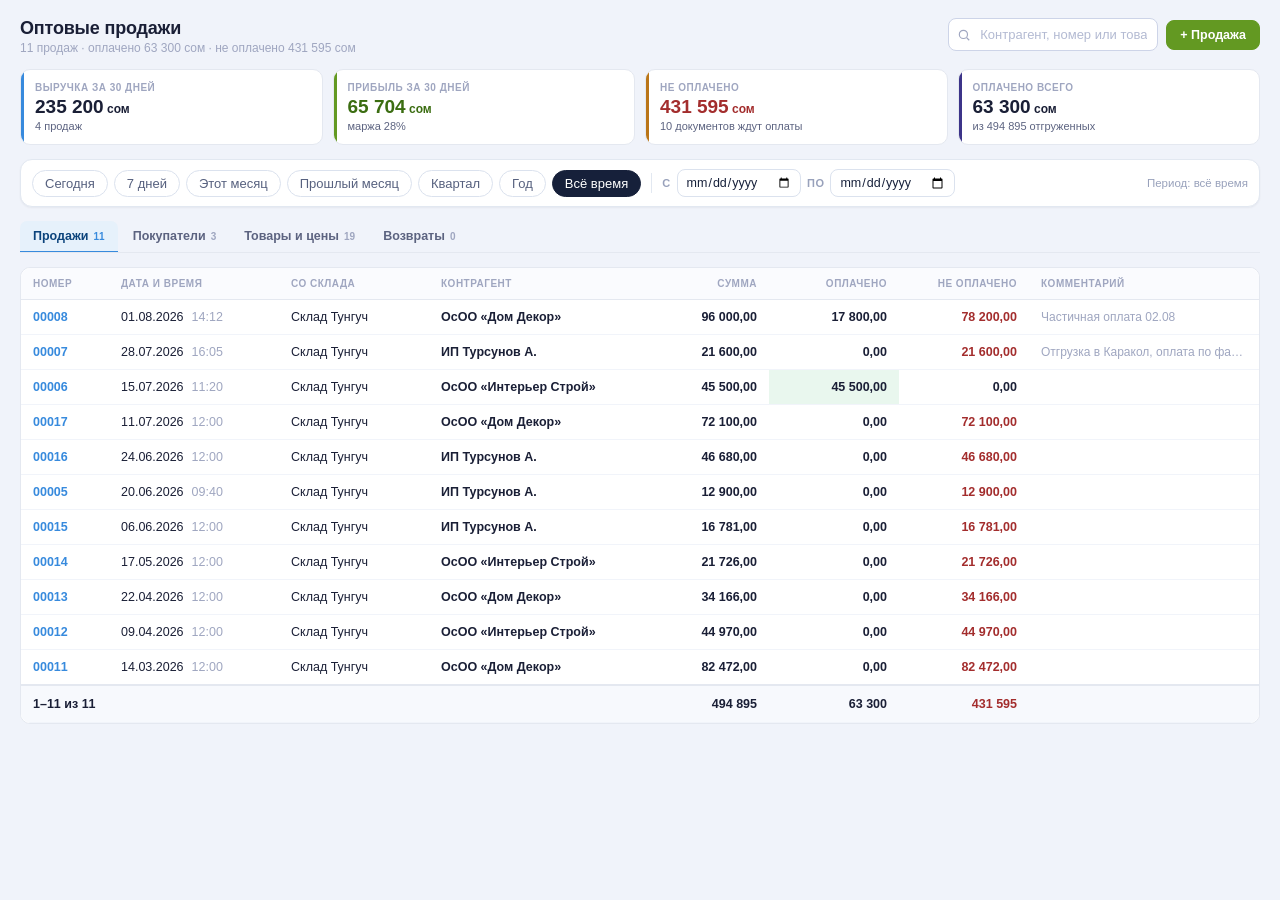
<file: kasymov-wholesale.html>
<!DOCTYPE html>
<html lang="ru">
<head>
<meta charset="UTF-8">
<meta name="viewport" content="width=device-width,initial-scale=1">
<title>Оптовые продажи — Kasymov ERP</title>
<link rel="stylesheet" href="kasymov-ui.css">
<style>
.modal.xwide{max-width:940px}
.toast.bad{background:var(--rd-d)}
button.stat{text-align:left;font-family:inherit;cursor:pointer;width:100%;transition:border-color .12s,box-shadow .12s}
button.stat:hover{border-color:var(--line);box-shadow:0 3px 10px rgba(0,0,0,.06)}

.subtabs{display:flex;gap:2px;overflow-x:auto;border-bottom:1px solid var(--bd);margin-bottom:14px}
.subtab{padding:8px 13px;font-size:12.5px;font-weight:600;color:var(--t2);white-space:nowrap;
        border:none;background:none;cursor:pointer;border-bottom:2px solid transparent;margin-bottom:-1px;border-radius:7px 7px 0 0}
.subtab:hover{background:#eef2f9;color:var(--t1)}
.subtab.on{color:var(--bl-d);border-bottom-color:var(--bl);background:var(--bl-l)}
.subtab .n{font-size:10px;font-weight:800;color:var(--t3);margin-left:5px}
.subtab.on .n{color:var(--bl)}

/* ── таблица документов: номер, суммы, оплата ── */
.docnum{color:var(--bl);font-weight:700;font-variant-numeric:tabular-nums}
.dt{font-variant-numeric:tabular-nums}
.dt .tm{color:var(--t3);margin-left:8px}
.money{font-variant-numeric:tabular-nums;font-weight:600;white-space:nowrap;text-align:right}
.paid-on{background:#e9f7ee}
.owe{color:var(--rd-d);font-weight:700}
.tbl tfoot td{background:#f7f9fd;border-top:2px solid var(--bd);font-weight:800;padding:11px 12px}
tr.lnk{cursor:pointer}
tr.lnk:hover td{background:#f4f7fd}
tr.lnk:hover td.paid-on{background:#dff2e7}
.note{color:var(--t3);font-size:12px;overflow:hidden;text-overflow:ellipsis;white-space:nowrap;max-width:220px}

.sw{width:26px;height:26px;border-radius:6px;border:1px solid rgba(0,0,0,.14);flex-shrink:0}
.gcell{display:flex;align-items:center;gap:9px;min-width:0}
.gname{font-weight:600;line-height:1.25}
.gsku{font-size:10.5px;color:var(--t3);font-variant-numeric:tabular-nums}
.num{font-variant-numeric:tabular-nums;font-weight:700;white-space:nowrap}
.q0{color:var(--t3);font-weight:400}
.pos{color:var(--gn-d)}
.neg{color:var(--rd-d)}

.rows{border:1px solid var(--bd);border-radius:10px;overflow:hidden;margin-bottom:10px}
.rows .tbl td{padding:5px 8px}
.ri{width:100%;padding:5px 8px;border:1px solid transparent;border-radius:6px;background:transparent;
    font-family:inherit;font-size:12.5px;color:inherit}
.ri:hover{border-color:var(--bd)}
.ri:focus{outline:none;border-color:var(--bl);background:#fff;box-shadow:0 0 0 3px var(--bl-l)}
.ri.r{text-align:right;font-variant-numeric:tabular-nums;font-weight:600}
.ri.err{border-color:var(--rd);box-shadow:0 0 0 3px var(--rd-l)}
.del{width:24px;height:24px;border-radius:6px;border:none;background:none;color:var(--t3);cursor:pointer;font-size:14px}
.del:hover{background:var(--rd-l);color:var(--rd-d)}
.tot{margin-left:auto;text-align:right}
.tot-l{font-size:10px;font-weight:700;color:var(--t3);text-transform:uppercase;letter-spacing:.05em}
.tot-v{font-size:17px;font-weight:800}

.kv{display:flex;justify-content:space-between;gap:12px;padding:7px 0;border-bottom:1px solid #f5f7fc;font-size:12.5px}
.kv:last-child{border-bottom:none}
.sec{font-size:10px;font-weight:800;color:var(--t3);text-transform:uppercase;letter-spacing:.06em;margin:16px 0 6px}
.mv{display:flex;align-items:center;gap:10px;padding:7px 0;border-bottom:1px solid #f5f7fc;font-size:12.5px}
.mv:last-child{border-bottom:none}
.mv-q{margin-left:auto;font-variant-numeric:tabular-nums;font-weight:700}
@media (max-width:1000px){ .hide-m{display:none} }
@media (max-width:640px){ .hide-s{display:none} }
</style>
</head>
<body>

<div class="page">
  <div class="phead">
    <div>
      <div class="ptitle">Оптовые продажи</div>
      <div class="psub" id="sub">—</div>
    </div>
    <div class="pright">
      <div class="search">
        <svg viewBox="0 0 24 24" fill="none" stroke="currentColor" stroke-width="2"><circle cx="11" cy="11" r="7"/><path d="M21 21l-4.3-4.3"/></svg>
        <input class="inp" id="q" placeholder="Контрагент, номер или товар" style="width:210px">
      </div>
      <button class="btn green" id="btn-primary">+ Продажа</button>
    </div>
  </div>

  <div class="stats" id="stats"></div>
  <div id="dates"></div>
  <div class="subtabs" id="subtabs"></div>
  <div id="view"></div>
</div>

<div class="ovl" id="ovl" hidden>
  <div class="modal" id="mdl">
    <div class="modal-h"><div class="modal-t" id="m-t"></div><button class="modal-x" data-close aria-label="Закрыть">✕</button></div>
    <div class="modal-b" id="m-b"></div>
    <div class="modal-f" id="m-f"></div>
  </div>
</div>

<script>
/* сообщаем оболочке о сбое, чтобы он не превратился в пустой экран */
window.__errHook = true;
window.addEventListener('error', e => {
  try{ window.parent.postMessage({ ns:'kasymov', type:'moduleError',
       msg:(e.message||'') + ' · ' + (e.lineno||'') }, '*'); }catch(_){}
  const b = document.body;
  if(b) b.insertAdjacentHTML('afterbegin',
    '<div style="background:#7d211c;color:#fff;padding:12px 16px;font:13px/1.5 -apple-system,sans-serif">'
    + '<b>Сбой в разделе.</b> ' + (e.message||'') + '</div>');
});
</script>
<script>document.write('<script src="kasymov-data.js'+(location.search||'')+'"><\/script>');</script>
<script>
const K = window.KASYMOV;
let S = null, tab = 'sales', D = null;
let P = { preset:'all', from:'', to:'' };

const TABS = [
  { id:'sales',   name:'Продажи' },
  { id:'buyers',  name:'Покупатели' },
  { id:'price',   name:'Товары и цены' },
  { id:'returns', name:'Возвраты' },
];

K.connect(state => { S = state; render(); },
          name  => { if(name === 'primary') openSale(); });

/* ═══════════ РАСЧЁТЫ ═══════════ */
const good    = id => S.goods.find(g => g.id === id);
const buyer   = id => S.buyers.find(b => b.id === id);
const buyName = id => (buyer(id) || {}).name || '—';
const locName = id => (K.LOC.find(l => l.id === id) || {}).name || '—';

/* деньги в формате 68 400,00 — как в вашей таблице */
const m2 = n => (Math.round(n * 100) / 100).toLocaleString('ru-RU',
                { minimumFractionDigits:2, maximumFractionDigits:2 });

let _res = null;
const RES = () => (_res || (_res = K.reserved(S)));
function dropCache(){ _res = null; }

/* опт нельзя продавать из того, что обещано заказам клиентов */
const freeFor = g => +(K.total(g) - (RES()[g.name] || 0)).toFixed(2);

const sales   = () => S.docs.filter(d => d.type === 'opt')
                        .sort((a,b) => (b.date + (b.time||'')).localeCompare(a.date + (a.time||'')));
const returns = () => S.docs.filter(d => d.type === 'optret').sort((a,b) => b.date.localeCompare(a.date));

const sumOf   = d => d.lines.reduce((a,l) => a + l.qty * (l.price || 0), 0);
const paidOf  = d => d.paid || 0;
const oweOf   = d => +(sumOf(d) - paidOf(d)).toFixed(2);
const costOf  = d => d.lines.reduce((a,l) => a + l.qty * ((good(l.good) || {}).cost || 0), 0);
const profitOf= d => sumOf(d) - costOf(d);

/* долг покупателя = что отгружено минус что оплачено */
const debtOf = bid => sales().filter(d => d.party === bid).reduce((a,d) => a + oweOf(d), 0);
function syncBalances(){ S.buyers.forEach(b => b.balance = debtOf(b.id)); }

const last30 = d => new Date(d.date) >= new Date('2026-07-04');
/* общий фильтр периода */
const inP = d => { const [f,t] = K.rangeOf(P.preset, P.from, P.to);
                   const x = (d||'').slice(0,10); return x >= f && x <= t; };

/* ═══════════ РЕНДЕР ═══════════ */
function render(){
  if(!S) return;
  dropCache(); syncBalances();

  const all = sales();
  const recent = all.filter(last30);
  const rev  = recent.reduce((a,d) => a + sumOf(d), 0);
  const prof = recent.reduce((a,d) => a + profitOf(d), 0);
  const owe  = all.reduce((a,d) => a + oweOf(d), 0);
  const paid = all.reduce((a,d) => a + paidOf(d), 0);
  const cnt  = all.filter(d => oweOf(d) > 0).length;

  document.getElementById('sub').textContent =
    `${all.length} продаж · оплачено ${K.money(paid)} · не оплачено ${K.money(owe)}`;

  document.getElementById('stats').innerHTML = `
    <div class="stat bl"><div class="stat-l">Выручка за 30 дней</div>
      <div class="stat-v">${K.fmt(rev)}<span style="font-size:12px"> сом</span></div>
      <div class="stat-s">${recent.length} продаж</div></div>
    <div class="stat gn"><div class="stat-l">Прибыль за 30 дней</div>
      <div class="stat-v pos">${K.fmt(prof)}<span style="font-size:12px"> сом</span></div>
      <div class="stat-s">маржа ${rev ? Math.round(prof / rev * 100) : 0}%</div></div>
    <button class="stat am" data-go="buyers"><div class="stat-l">Не оплачено</div>
      <div class="stat-v ${owe?'neg':''}">${K.fmt(owe)}<span style="font-size:12px"> сом</span></div>
      <div class="stat-s">${cnt} документов ждут оплаты</div></button>
    <button class="stat vl" data-go="buyers"><div class="stat-l">Оплачено всего</div>
      <div class="stat-v">${K.fmt(paid)}<span style="font-size:12px"> сом</span></div>
      <div class="stat-s">из ${K.fmt(paid + owe)} отгруженных</div></button>`;

  document.querySelectorAll('[data-go]').forEach(b =>
    b.addEventListener('click', () => { tab = b.dataset.go; render(); }));

  const n = { sales:all.length, buyers:S.buyers.length, price:S.goods.length, returns:returns().length };
  document.getElementById('subtabs').innerHTML = TABS.map(t =>
    `<button class="subtab ${tab===t.id?'on':''}" data-t="${t.id}">${t.name}<span class="n">${n[t.id]}</span></button>`).join('');
  document.querySelectorAll('.subtab').forEach(b =>
    b.addEventListener('click', () => { tab = b.dataset.t; render(); }));

  const pb = document.getElementById('btn-primary');
  if(tab === 'returns'){ pb.textContent = '+ Возврат'; pb.onclick = openReturn; }
  else if(tab === 'price'){ pb.textContent = '+ Новый товар'; pb.onclick = openNewGood; }
  else if(tab === 'buyers'){ pb.textContent = '+ Оплата'; pb.onclick = () => openPay(); }
  else { pb.textContent = '+ Продажа'; pb.onclick = () => openSale(); }

  document.getElementById('dates').innerHTML = K.dateBar(P.preset, P.from, P.to);
  K.bindDateBar(v => { P = v; render(); }, P);
  ({ sales:renderSales, buyers:renderBuyers, price:renderPrice, returns:renderReturns })[tab]();
}

const term = () => document.getElementById('q').value.trim().toLowerCase();

/* ── ПРОДАЖИ ── */
function renderSales(){
  const t = term();
  const list = sales().filter(d => inP(d.date)).filter(d => !t || buyName(d.party).toLowerCase().includes(t) ||
    d.num.includes(t) || d.lines.some(l => (good(l.good) || {}).name.toLowerCase().includes(t)));

  const rows = list.map(d => {
    const s = sumOf(d), p = paidOf(d), o = oweOf(d);
    return `<tr class="lnk" tabindex="0" role="button" data-d="${d.id}">
      <td><span class="docnum">${d.num}</span></td>
      <td class="dt">${K.dmy(d.date)}<span class="tm">${d.time || ''}</span></td>
      <td class="hide-s">${locName(d.from)}</td>
      <td class="strong">${K.esc(buyName(d.party))}</td>
      <td class="money">${m2(s)}</td>
      <td class="money ${o<=0?'paid-on':''}">${m2(p)}</td>
      <td class="money ${o>0?'owe':''}">${m2(o)}</td>
      <td class="note hide-m">${K.esc(d.note || '')}</td>
    </tr>`;
  }).join('');

  const TS = list.reduce((a,d) => a + sumOf(d), 0);
  const TP = list.reduce((a,d) => a + paidOf(d), 0);
  const TO = list.reduce((a,d) => a + oweOf(d), 0);

  document.getElementById('view').innerHTML = `
    <div class="card"><div class="tbl-wrap"><table class="tbl">
      <thead><tr>
        <th style="width:88px">Номер</th>
        <th style="width:170px">Дата и время</th>
        <th class="hide-s" style="width:150px">Со склада</th>
        <th>Контрагент</th>
        <th style="text-align:right;width:130px">Сумма</th>
        <th style="text-align:right;width:130px">Оплачено</th>
        <th style="text-align:right;width:130px">Не оплачено</th>
        <th class="hide-m" style="width:230px">Комментарий</th>
      </tr></thead>
      <tbody>${rows || `<tr><td colspan="8"><div class="empty">
        <div class="empty-t">Продаж пока нет</div>
        <div class="empty-s">Нажмите «+ Продажа», чтобы оформить первую отгрузку</div></div></td></tr>`}</tbody>
      ${list.length ? `<tfoot><tr>
        <td colspan="4">1–${list.length} из ${list.length}</td>
        <td class="money">${K.fmt(TS)}</td>
        <td class="money">${K.fmt(TP)}</td>
        <td class="money ${TO>0?'owe':''}">${K.fmt(TO)}</td>
        <td class="hide-m"></td></tr></tfoot>` : ''}
    </table></div></div>`;

  bindRows('[data-d]', el => openSaleView(el.dataset.d));
}

/* ── ПОКУПАТЕЛИ ── */
function renderBuyers(){
  const rows = S.buyers.map(b => {
    const mine = sales().filter(d => d.party === b.id);
    const s = mine.reduce((a,d) => a + sumOf(d), 0);
    const p = mine.reduce((a,d) => a + paidOf(d), 0);
    const o = mine.reduce((a,d) => a + oweOf(d), 0);
    return `<tr class="lnk" tabindex="0" role="button" data-b="${b.id}">
      <td class="strong">${K.esc(b.name)}</td>
      <td class="dim hide-s">${b.city} · ${b.phone}</td>
      <td style="text-align:center"><span class="chip bl">−${b.discount}%</span></td>
      <td style="text-align:center" class="hide-m">${mine.length}</td>
      <td class="money">${m2(s)}</td>
      <td class="money ${o<=0&&s>0?'paid-on':''}">${m2(p)}</td>
      <td class="money ${o>0?'owe':''}">${m2(o)}</td>
      <td style="text-align:center">${o > b.limit ? '<span class="chip rd">лимит превышен</span>'
        : o ? '<span class="chip am">есть долг</span>' : '<span class="chip gn">расчёт закрыт</span>'}</td>
    </tr>`;
  }).join('');

  const TS = sales().reduce((a,d) => a + sumOf(d), 0);
  const TP = sales().reduce((a,d) => a + paidOf(d), 0);
  const TO = sales().reduce((a,d) => a + oweOf(d), 0);

  document.getElementById('view').innerHTML = `
    <div class="bar" style="margin-bottom:12px">
      <span class="dim" style="font-size:12px">Долг считается сам: сумма отгрузок минус оплаты. Строка открывает все документы покупателя.</span>
      <span style="margin-left:auto"></span>
      <button class="btn sm" id="new-pay">+ Принять оплату</button>
    </div>
    <div class="card"><div class="tbl-wrap"><table class="tbl">
      <thead><tr>
        <th>Контрагент</th>
        <th class="hide-s" style="width:230px">Контакты</th>
        <th style="text-align:center;width:90px">Скидка</th>
        <th style="text-align:center;width:80px" class="hide-m">Продаж</th>
        <th style="text-align:right;width:130px">Сумма</th>
        <th style="text-align:right;width:130px">Оплачено</th>
        <th style="text-align:right;width:130px">Не оплачено</th>
        <th style="text-align:center;width:150px">Статус</th>
      </tr></thead><tbody>${rows}</tbody>
      <tfoot><tr>
        <td colspan="4">Итого по ${S.buyers.length} контрагентам</td>
        <td class="money">${K.fmt(TS)}</td>
        <td class="money">${K.fmt(TP)}</td>
        <td class="money ${TO>0?'owe':''}">${K.fmt(TO)}</td>
        <td></td></tr></tfoot>
    </table></div></div>`;

  document.getElementById('new-pay').onclick = () => openPay();
  bindRows('[data-b]', el => openBuyer(el.dataset.b));
}

/* ── ТОВАРЫ И ЦЕНЫ ── */
function renderPrice(){
  const t = term();
  const list = S.goods.filter(g => !t || g.name.toLowerCase().includes(t) || g.sku.toLowerCase().includes(t));

  const rows = list.map(g => {
    const free = freeFor(g), res = RES()[g.name] || 0;
    const marg = g.cost ? Math.round((g.opt / g.cost - 1) * 100) : 0;
    return `<tr>
      <td><div class="gcell"><span class="sw" style="background:${g.tone}"></span>
        <div><div class="gname">${K.esc(g.name)}</div><div class="gsku">${g.sku} · ${g.cat}</div></div></div></td>
      <td style="text-align:center" class="dim">${g.unit}</td>
      <td style="text-align:right" class="hide-s"><span class="num q0">${K.qfmt(K.total(g))}</span></td>
      <td style="text-align:right" class="hide-m"><span class="num ${res?'':'q0'}">${res?K.qfmt(res):'—'}</span></td>
      <td style="text-align:right"><span class="num ${free<=0?'neg':''}">${K.qfmt(free)}</span></td>
      <td style="text-align:right" class="hide-s"><span class="num q0">${K.fmt(g.cost)}</span></td>
      <td style="width:110px"><input class="ri r" type="number" min="0" step="0.5" value="${g.opt}"
            data-price="${g.id}" aria-label="Оптовая цена ${K.esc(g.name)}"></td>
      <td style="text-align:right"><span class="num ${marg<20?'neg':'pos'}" data-marg="${g.id}">${marg}%</span></td>
    </tr>`;
  }).join('');

  document.getElementById('view').innerHTML = `
    <div class="bar" style="margin-bottom:12px">
      <span class="dim" style="font-size:12px">«Свободно» — остаток минус материал, зарезервированный под заказы клиентов. Оптом продаём только его.</span>
      <span style="margin-left:auto"></span>
      <button class="btn sm" id="save-price">Сохранить цены</button>
      <button class="btn primary sm" id="add-good">+ Новый товар</button>
    </div>
    <div class="card"><div class="tbl-wrap"><table class="tbl">
      <thead><tr>
        <th>Товар</th><th style="text-align:center;width:64px">Ед.</th>
        <th style="text-align:right;width:92px" class="hide-s">Остаток</th>
        <th style="text-align:right;width:86px" class="hide-m">Резерв</th>
        <th style="text-align:right;width:96px">Свободно</th>
        <th style="text-align:right;width:100px" class="hide-s">Себест.</th>
        <th style="text-align:right;width:110px">Опт. цена</th>
        <th style="text-align:right;width:86px">Наценка</th>
      </tr></thead><tbody>${rows}</tbody>
    </table></div></div>`;

  document.querySelectorAll('[data-price]').forEach(el => el.oninput = () => {
    const g = good(el.dataset.price), v = +el.value || 0;
    const m = document.querySelector(`[data-marg="${g.id}"]`);
    const pct = g.cost ? Math.round((v / g.cost - 1) * 100) : 0;
    if(m){ m.textContent = pct + '%'; m.className = 'num ' + (pct < 20 ? 'neg' : 'pos'); }
  });
  document.getElementById('save-price').onclick = () => {
    document.querySelectorAll('[data-price]').forEach(el => { good(el.dataset.price).opt = +el.value || 0; });
    save(); K.toast('Оптовые цены сохранены');
  };
  document.getElementById('add-good').onclick = openNewGood;
}

/* ── ВОЗВРАТЫ ── */
function renderReturns(){
  const list = returns();
  const rows = list.map(d => `<tr class="lnk" tabindex="0" role="button" data-d="${d.id}">
    <td><span class="docnum">${d.num}</span></td>
    <td class="dt">${K.dmy(d.date)}<span class="tm">${d.time || ''}</span></td>
    <td class="hide-s">${locName(d.to)}</td>
    <td class="strong">${K.esc(buyName(d.party))}</td>
    <td class="money neg">−${m2(sumOf(d))}</td>
    <td class="note">${K.esc(d.reason || '')}</td>
  </tr>`).join('');
  const T = list.reduce((a,d) => a + sumOf(d), 0);

  document.getElementById('view').innerHTML = `
    <div class="bar" style="margin-bottom:12px">
      <span class="dim" style="font-size:12px">Возврат ставит товар обратно на склад и уменьшает долг покупателя.</span>
      <span style="margin-left:auto"></span>
      <button class="btn sm" id="new-ret">+ Возврат</button>
    </div>
    <div class="card"><div class="tbl-wrap"><table class="tbl">
      <thead><tr><th style="width:88px">Номер</th><th style="width:170px">Дата и время</th>
        <th class="hide-s" style="width:150px">Вернули на склад</th><th>Контрагент</th>
        <th style="text-align:right;width:130px">Сумма</th><th style="width:230px">Причина</th></tr></thead>
      <tbody>${rows || `<tr><td colspan="6"><div class="empty">
        <div class="empty-t">Возвратов не было</div>
        <div class="empty-s">Это хорошо — значит опт уходит без претензий</div></div></td></tr>`}</tbody>
      ${list.length ? `<tfoot><tr><td colspan="4">1–${list.length} из ${list.length}</td>
        <td class="money neg">−${K.fmt(T)}</td><td></td></tr></tfoot>` : ''}
    </table></div></div>`;
  document.getElementById('new-ret').onclick = openReturn;
  bindRows('[data-d]', el => openSaleView(el.dataset.d));
}

function bindRows(sel, fn){
  document.querySelectorAll('tr' + sel).forEach(tr => {
    tr.addEventListener('click', () => fn(tr));
    tr.addEventListener('keydown', e => { if(e.key === 'Enter' || e.key === ' '){ e.preventDefault(); fn(tr); } });
  });
}

/* ═══════════ МОДАЛЬНЫЕ ОКНА ═══════════ */
function showModal(t, size){
  document.getElementById('m-t').textContent = t;
  document.getElementById('mdl').className = 'modal' + (size ? ' ' + size : '');
  document.getElementById('ovl').hidden = false;
}
function closeModal(){ document.getElementById('ovl').hidden = true; D = null; }
function bindClose(){ document.querySelectorAll('#ovl [data-close]').forEach(b => b.onclick = closeModal); }

/* ── карточка покупателя: те же колонки, только его документы ── */
function openBuyer(id){
  const b = buyer(id);
  const mine = sales().filter(d => d.party === id);
  const rets = returns().filter(d => d.party === id);
  const s = mine.reduce((a,d) => a + sumOf(d), 0);
  const p = mine.reduce((a,d) => a + paidOf(d), 0);
  const o = mine.reduce((a,d) => a + oweOf(d), 0);
  const prof = mine.reduce((a,d) => a + profitOf(d), 0);

  showModal(b.name, 'xwide');
  document.getElementById('m-b').innerHTML = `
    <div class="grid3" style="margin-bottom:8px">
      <div class="stat bl"><div class="stat-l">Отгружено</div>
        <div class="stat-v">${K.fmt(s)}</div><div class="stat-s">${mine.length} продаж</div></div>
      <div class="stat gn"><div class="stat-l">Оплачено</div>
        <div class="stat-v pos">${K.fmt(p)}</div>
        <div class="stat-s">прибыль с него ${K.fmt(prof)}</div></div>
      <div class="stat ${o>b.limit?'rd':'am'}"><div class="stat-l">Не оплачено</div>
        <div class="stat-v ${o?'neg':''}">${K.fmt(o)}</div>
        <div class="stat-s">лимит ${K.fmt(b.limit)}</div></div>
    </div>
    <div class="kv"><span>Город и телефон</span><b>${b.city} · ${b.phone}</b></div>
    <div class="kv"><span>Скидка от прайса</span><b>${b.discount}%</b></div>
    <div class="kv"><span>Свободно к отгрузке в долг</span>
      <b class="${b.limit-o<=0?'neg':'pos'}">${K.money(Math.max(0, b.limit - o))}</b></div>

    <div class="sec">Документы</div>
    <div class="rows"><table class="tbl">
      <thead><tr><th style="width:80px">Номер</th><th style="width:150px">Дата и время</th>
        <th style="text-align:right">Сумма</th><th style="text-align:right">Оплачено</th>
        <th style="text-align:right">Не оплачено</th></tr></thead>
      <tbody>${mine.map(d => `<tr>
        <td><span class="docnum">${d.num}</span></td>
        <td class="dt">${K.dmy(d.date)}<span class="tm">${d.time||''}</span></td>
        <td class="money">${m2(sumOf(d))}</td>
        <td class="money ${oweOf(d)<=0?'paid-on':''}">${m2(paidOf(d))}</td>
        <td class="money ${oweOf(d)>0?'owe':''}">${m2(oweOf(d))}</td></tr>`).join('')}</tbody>
      <tfoot><tr><td colspan="2">Итого</td><td class="money">${K.fmt(s)}</td>
        <td class="money">${K.fmt(p)}</td>
        <td class="money ${o>0?'owe':''}">${K.fmt(o)}</td></tr></tfoot>
    </table></div>
    ${rets.length ? `<div class="sec">Возвраты</div>${rets.map(d => `<div class="mv">
      <div><div class="strong" style="font-size:12.5px">Возврат №${d.num}</div>
        <div class="gsku">${K.dmy(d.date)} · ${K.esc(d.reason||'')}</div></div>
      <div class="mv-q pos">−${m2(sumOf(d))}</div></div>`).join('')}` : ''}`;

  document.getElementById('m-f').innerHTML = `
    <button class="btn" data-close>Закрыть</button><span style="margin-left:auto"></span>
    ${o ? '<button class="btn" id="b-pay">Принять оплату</button>' : ''}
    <button class="btn green" id="b-sale">Оформить продажу</button>`;
  const bp = document.getElementById('b-pay');
  if(bp) bp.onclick = () => openPay(id);
  document.getElementById('b-sale').onclick = () => openSale(id);
  bindClose();
}

/* ── просмотр продажи / возврата ── */
function openSaleView(id){
  const d = S.docs.find(x => x.id === id);
  if(!d) return;
  const isRet = d.type === 'optret';
  const s = sumOf(d), c = costOf(d), p = paidOf(d), o = oweOf(d);

  showModal(`${isRet ? 'Возврат' : 'Продажа'} №${d.num} от ${K.dmy(d.date)} ${d.time || ''}`, 'wide');
  document.getElementById('m-b').innerHTML = `
    <div class="kv"><span>Контрагент</span><b>${K.esc(buyName(d.party))}</b></div>
    <div class="kv"><span>${isRet ? 'Вернули на склад' : 'Со склада'}</span><b>${locName(d.from || d.to)}</b></div>
    ${d.disc ? `<div class="kv"><span>Скидка</span><b>${d.disc}% от прайса</b></div>` : ''}
    ${d.reason ? `<div class="kv"><span>Причина</span><b>${K.esc(d.reason)}</b></div>` : ''}
    ${d.note ? `<div class="kv"><span>Комментарий</span><b>${K.esc(d.note)}</b></div>` : ''}
    <div class="kv"><span>Оформил</span><b>${K.esc(d.who || '—')}</b></div>
    <div class="kv"><span>Сумма</span><b>${K.money(s)}</b></div>
    ${!isRet ? `<div class="kv"><span>Оплачено</span><b class="pos">${K.money(p)}</b></div>
      <div class="kv"><span>Не оплачено</span><b class="${o>0?'neg':''}">${K.money(o)}</b></div>
      <div class="kv"><span>Себестоимость</span><b>${K.money(c)}</b></div>
      <div class="kv"><span>Прибыль</span><b class="pos">${K.money(s-c)} · ${c?Math.round((s/c-1)*100):0}%</b></div>` : ''}
    <div class="sec">Позиции (${d.lines.length})</div>
    ${d.lines.map(l => {
      const g = good(l.good) || { name:'—', unit:'', cost:0, tone:'#ccc' };
      return `<div class="mv"><span class="sw" style="background:${g.tone}"></span>
        <div style="min-width:0"><div class="strong" style="font-size:12.5px">${K.esc(g.name)}</div>
          <div class="gsku">${K.fmt(l.price)} × ${K.qfmt(l.qty)} ${g.unit}${isRet?'':` · себест. ${K.fmt(g.cost)}`}</div></div>
        <div class="mv-q">${m2(l.qty * l.price)}</div></div>`;
    }).join('')}`;

  document.getElementById('m-f').innerHTML = `
    <button class="btn" data-close>Закрыть</button><span style="margin-left:auto"></span>
    ${!isRet && o > 0 ? '<button class="btn green" id="v-pay">Принять оплату</button>' : ''}`;
  const vp = document.getElementById('v-pay');
  if(vp) vp.onclick = () => openPay(d.party, d.id);
  bindClose();
}

/* ── новая продажа ── */
function openSale(bid){
  const b = bid ? buyer(bid) : S.buyers[0];
  D = { type:'opt', date:K.todayISO(), time:'12:00', who:K.USERS[0], from:'tunguch',
        party:b.id, disc:b.discount, paid:0, note:'',
        lines:[{ good:'', qty:1, price:0 }] };
  drawSale();
}
const priceWithDisc = g => Math.round(g.opt * (1 - D.disc / 100) * 100) / 100;

function drawSale(){
  const b = buyer(D.party);
  showModal(`Оптовая продажа от ${K.dmy(D.date)}`, 'xwide');

  const opts = sel => `<option value="">— выберите товар —</option>` +
    K.CATS.filter(c => S.goods.some(g => g.cat === c)).map(c =>
      `<optgroup label="${c}">` + S.goods.filter(g => g.cat === c).map(g =>
        `<option value="${g.id}" ${sel===g.id?'selected':''}>${K.esc(g.name)}</option>`).join('') + `</optgroup>`).join('');

  const rows = D.lines.map((l,i) => {
    const g = good(l.good);
    const free = g ? freeFor(g) : null;
    const over = g && l.qty > free;
    return `<tr>
      <td><select class="ri" data-good="${i}" aria-label="Товар ${i+1}">${opts(l.good)}</select></td>
      <td class="dim hide-s" style="width:54px;text-align:center">${g?g.unit:'—'}</td>
      <td style="width:92px;text-align:right" class="hide-s">
        <span class="num ${free<=0?'neg':'q0'}">${g?K.qfmt(free):'—'}</span></td>
      <td style="width:88px"><input class="ri r ${over?'err':''}" type="number" min="0" step="0.01"
            value="${l.qty}" data-qty="${i}" aria-label="Количество ${i+1}"></td>
      <td style="width:92px;text-align:right" class="hide-m"><span class="num q0">${g?K.fmt(g.opt):'—'}</span></td>
      <td style="width:100px"><input class="ri r" type="number" min="0" step="0.01"
            value="${l.price||0}" data-price="${i}" aria-label="Цена ${i+1}"></td>
      <td style="width:92px;text-align:right" class="hide-m"><span class="num q0">${g?K.fmt(g.cost):'—'}</span></td>
      <td style="width:104px;text-align:right"><span class="num" data-sum="${i}">${m2(l.qty*(l.price||0))}</span></td>
      <td style="width:32px"><button class="del" data-del="${i}" aria-label="Удалить строку ${i+1}">✕</button></td>
    </tr>`;
  }).join('');

  const total = D.lines.reduce((a,l) => a + l.qty * (l.price || 0), 0);
  const cost  = D.lines.reduce((a,l) => a + l.qty * ((good(l.good) || {}).cost || 0), 0);
  const owe   = Math.max(0, total - D.paid);
  const free  = Math.max(0, b.limit - debtOf(b.id));
  const overLimit = owe > free;
  const anyOver = D.lines.some(l => { const g = good(l.good); return g && l.qty > freeFor(g); });

  document.getElementById('m-b').innerHTML = `
    ${anyOver ? `<div class="hint" style="background:var(--rd-l);color:var(--rd-d)">
      Красным отмечены строки, где продаётся больше, чем свободно. Остаток есть, но он зарезервирован под заказы клиентов — продав его оптом, сорвёте производство.</div>` : ''}
    ${overLimit ? `<div class="hint" style="background:var(--am-l);color:var(--am-d)">
      Без оплаты остаётся ${K.money(owe)}, а у покупателя свободно по лимиту только ${K.money(free)}. Возьмите больше предоплаты или поднимите лимит.</div>` : ''}
    <div class="grid3">
      <div class="fld"><label for="s-party">Контрагент</label>
        <select class="inp" id="s-party">${S.buyers.map(x => `<option value="${x.id}" ${D.party===x.id?'selected':''}>${K.esc(x.name)}</option>`).join('')}</select></div>
      <div class="fld"><label for="s-from">Со склада</label>
        <select class="inp" id="s-from">${K.LOC.map(l => `<option value="${l.id}" ${D.from===l.id?'selected':''}>${l.name}</option>`).join('')}</select></div>
      <div class="fld"><label for="s-disc">Скидка от прайса, %</label>
        <input class="inp" id="s-disc" type="number" min="0" max="60" value="${D.disc}"></div>
      <div class="fld"><label for="s-date">Дата</label>
        <input class="inp" id="s-date" type="date" value="${D.date}"></div>
      <div class="fld"><label for="s-time">Время</label>
        <input class="inp" id="s-time" type="time" value="${D.time}"></div>
      <div class="fld"><label for="s-who">Оформил</label>
        <select class="inp" id="s-who">${K.USERS.map(u => `<option ${D.who===u?'selected':''}>${u}</option>`).join('')}</select></div>
    </div>
    <div class="rows"><table class="tbl">
      <thead><tr><th>Товар</th><th class="hide-s" style="text-align:center">Ед.</th>
        <th class="hide-s" style="text-align:right">Свободно</th>
        <th style="text-align:right">Кол-во</th>
        <th class="hide-m" style="text-align:right">Прайс</th>
        <th style="text-align:right">Цена</th>
        <th class="hide-m" style="text-align:right">Себест.</th>
        <th style="text-align:right">Сумма</th><th></th></tr></thead>
      <tbody>${rows}</tbody></table></div>
    <button class="btn sm" id="add-row">+ Добавить строку</button>

    <div class="sec">Оплата и комментарий</div>
    <div class="grid3">
      <div class="fld"><label for="s-paid">Оплачено сейчас, сом</label>
        <input class="inp" id="s-paid" type="number" min="0" value="${D.paid}"></div>
      <div class="fld" style="grid-column:span 2"><label for="s-note">Комментарий</label>
        <input class="inp" id="s-note" value="${K.esc(D.note)}" placeholder="Например: оплата по факту доставки"></div>
    </div>
    <div class="kv"><span>Не оплачено по документу</span>
      <b id="s-owe" class="${owe>0?'neg':'pos'}">${K.money(owe)}</b></div>`;

  document.getElementById('m-f').innerHTML = `
    <button class="btn" data-close>Отмена</button>
    <div class="tot" style="margin-right:18px"><div class="tot-l">Прибыль</div>
      <div class="tot-v pos" id="s-profit">${K.money(total-cost)}</div></div>
    <div class="tot"><div class="tot-l">Сумма</div>
      <div class="tot-v" id="s-total">${K.money(total)}</div></div>
    <button class="btn green" id="s-save">Провести продажу</button>`;

  const b2 = document.getElementById('m-b');
  b2.querySelectorAll('[data-good]').forEach(el => el.onchange = () => {
    const i = +el.dataset.good; D.lines[i].good = el.value;
    const g = good(el.value); if(g) D.lines[i].price = priceWithDisc(g);
    drawSale();
  });
  b2.querySelectorAll('[data-qty]').forEach(el => el.oninput = () => {
    D.lines[+el.dataset.qty].qty = +el.value || 0; refreshSale();
  });
  b2.querySelectorAll('[data-price]').forEach(el => el.oninput = () => {
    D.lines[+el.dataset.price].price = +el.value || 0; refreshSale();
  });
  b2.querySelectorAll('[data-del]').forEach(el => el.onclick = () => {
    D.lines.splice(+el.dataset.del, 1);
    if(!D.lines.length) D.lines.push({ good:'', qty:1, price:0 });
    drawSale();
  });
  document.getElementById('add-row').onclick = () => { D.lines.push({ good:'', qty:1, price:0 }); drawSale(); };

  document.getElementById('s-party').onchange = e => {
    D.party = e.target.value; D.disc = buyer(D.party).discount;
    D.lines.forEach(l => { const g = good(l.good); if(g) l.price = priceWithDisc(g); });
    drawSale();
  };
  document.getElementById('s-disc').onchange = e => {
    D.disc = +e.target.value || 0;
    D.lines.forEach(l => { const g = good(l.good); if(g) l.price = priceWithDisc(g); });
    drawSale();
  };
  document.getElementById('s-from').onchange = e => { D.from = e.target.value; drawSale(); };
  document.getElementById('s-paid').oninput  = e => { D.paid = +e.target.value || 0; refreshSale(); };
  document.getElementById('s-note').oninput  = e => D.note = e.target.value;
  document.getElementById('s-time').onchange = e => D.time = e.target.value;
  document.getElementById('s-who').onchange  = e => D.who = e.target.value;
  document.getElementById('s-date').onchange = e => D.date = e.target.value;
  document.getElementById('s-save').onclick = postSale;
  bindClose();
}

function refreshSale(){
  let total = 0, cost = 0;
  D.lines.forEach((l,i) => {
    const g = good(l.good);
    const s = l.qty * (l.price || 0);
    total += s; cost += l.qty * (g ? g.cost : 0);
    const c = document.querySelector(`[data-sum="${i}"]`);
    if(c) c.textContent = m2(s);
    const inp = document.querySelector(`[data-qty="${i}"]`);
    if(inp && g) inp.classList.toggle('err', l.qty > freeFor(g));
  });
  document.getElementById('s-total').textContent = K.money(total);
  document.getElementById('s-profit').textContent = K.money(total - cost);
  const owe = Math.max(0, total - D.paid);
  const oe = document.getElementById('s-owe');
  oe.textContent = K.money(owe);
  oe.className = owe > 0 ? 'neg' : 'pos';
}

/* ── возврат ── */
function openReturn(){
  D = { type:'optret', date:K.todayISO(), time:'12:00', who:K.USERS[0], to:'tunguch',
        party:S.buyers[0].id, reason:'Брак / претензия', lines:[{ good:'', qty:1, price:0 }] };
  drawReturn();
}

function drawReturn(){
  showModal(`Возврат от покупателя от ${K.dmy(D.date)}`, 'xwide');
  const opts = sel => `<option value="">— выберите товар —</option>` +
    S.goods.map(g => `<option value="${g.id}" ${sel===g.id?'selected':''}>${K.esc(g.name)}</option>`).join('');

  const rows = D.lines.map((l,i) => {
    const g = good(l.good);
    return `<tr>
      <td><select class="ri" data-good="${i}" aria-label="Товар ${i+1}">${opts(l.good)}</select></td>
      <td class="dim hide-s" style="width:54px;text-align:center">${g?g.unit:'—'}</td>
      <td style="width:92px"><input class="ri r" type="number" min="0" step="0.01" value="${l.qty}" data-qty="${i}" aria-label="Количество ${i+1}"></td>
      <td style="width:100px"><input class="ri r" type="number" min="0" step="0.01" value="${l.price||0}" data-price="${i}" aria-label="Цена ${i+1}"></td>
      <td style="width:104px;text-align:right"><span class="num" data-sum="${i}">${m2(l.qty*(l.price||0))}</span></td>
      <td style="width:32px"><button class="del" data-del="${i}" aria-label="Удалить строку ${i+1}">✕</button></td>
    </tr>`;
  }).join('');
  const total = D.lines.reduce((a,l) => a + l.qty * (l.price || 0), 0);

  document.getElementById('m-b').innerHTML = `
    <div class="hint">Товар вернётся на выбранный склад, а долг покупателя уменьшится на сумму возврата.</div>
    <div class="grid3">
      <div class="fld"><label for="r-party">Контрагент</label>
        <select class="inp" id="r-party">${S.buyers.map(x => `<option value="${x.id}" ${D.party===x.id?'selected':''}>${K.esc(x.name)}</option>`).join('')}</select></div>
      <div class="fld"><label for="r-to">Вернуть на склад</label>
        <select class="inp" id="r-to">${K.LOC.map(l => `<option value="${l.id}" ${D.to===l.id?'selected':''}>${l.name}</option>`).join('')}</select></div>
      <div class="fld"><label for="r-reason">Причина</label>
        <select class="inp" id="r-reason">${['Брак / претензия','Не подошёл цвет','Излишек по накладной','Отказ покупателя']
          .map(r => `<option ${D.reason===r?'selected':''}>${r}</option>`).join('')}</select></div>
      <div class="fld"><label for="r-date">Дата</label><input class="inp" id="r-date" type="date" value="${D.date}"></div>
      <div class="fld"><label for="r-time">Время</label><input class="inp" id="r-time" type="time" value="${D.time}"></div>
      <div class="fld"><label for="r-who">Оформил</label>
        <select class="inp" id="r-who">${K.USERS.map(u => `<option ${D.who===u?'selected':''}>${u}</option>`).join('')}</select></div>
    </div>
    <div class="rows"><table class="tbl">
      <thead><tr><th>Товар</th><th class="hide-s" style="text-align:center">Ед.</th>
        <th style="text-align:right">Кол-во</th><th style="text-align:right">Цена</th>
        <th style="text-align:right">Сумма</th><th></th></tr></thead>
      <tbody>${rows}</tbody></table></div>
    <button class="btn sm" id="add-row">+ Добавить строку</button>`;

  document.getElementById('m-f').innerHTML = `
    <button class="btn" data-close>Отмена</button>
    <div class="tot"><div class="tot-l">Сумма возврата</div>
      <div class="tot-v neg" id="r-total">${K.money(total)}</div></div>
    <button class="btn green" id="r-save">Провести возврат</button>`;

  const b = document.getElementById('m-b');
  b.querySelectorAll('[data-good]').forEach(el => el.onchange = () => {
    const i = +el.dataset.good; D.lines[i].good = el.value;
    const g = good(el.value); if(g) D.lines[i].price = g.opt;
    drawReturn();
  });
  b.querySelectorAll('[data-qty]').forEach(el => el.oninput = () => {
    D.lines[+el.dataset.qty].qty = +el.value || 0; refreshRet();
  });
  b.querySelectorAll('[data-price]').forEach(el => el.oninput = () => {
    D.lines[+el.dataset.price].price = +el.value || 0; refreshRet();
  });
  b.querySelectorAll('[data-del]').forEach(el => el.onclick = () => {
    D.lines.splice(+el.dataset.del, 1);
    if(!D.lines.length) D.lines.push({ good:'', qty:1, price:0 });
    drawReturn();
  });
  document.getElementById('add-row').onclick = () => { D.lines.push({ good:'', qty:1, price:0 }); drawReturn(); };
  const set = (id, fn) => { const el = document.getElementById(id); if(el) el.onchange = () => fn(el.value); };
  set('r-party', v => D.party = v); set('r-to', v => D.to = v); set('r-reason', v => D.reason = v);
  set('r-who', v => D.who = v); set('r-date', v => D.date = v); set('r-time', v => D.time = v);
  document.getElementById('r-save').onclick = postReturn;
  bindClose();
}

function refreshRet(){
  let total = 0;
  D.lines.forEach((l,i) => {
    const s = l.qty * (l.price || 0); total += s;
    const c = document.querySelector(`[data-sum="${i}"]`);
    if(c) c.textContent = m2(s);
  });
  document.getElementById('r-total').textContent = K.money(total);
}

/* ── оплата: гасим документы от старых к новым ── */
function openPay(bid, docId){
  const owing = S.buyers.filter(b => debtOf(b.id) > 0);
  const b = bid ? buyer(bid) : (owing[0] || S.buyers[0]);
  D = { type:'pay', date:K.todayISO(), who:K.USERS[0], party:b.id,
        amount: docId ? oweOf(S.docs.find(d => d.id === docId)) : debtOf(b.id), docId };
  drawPay();
}

/* какие документы закроет эта сумма */
function allocation(bid, amount){
  const open = sales().filter(d => d.party === bid && oweOf(d) > 0)
                 .sort((a,b) => (a.date + (a.time||'')).localeCompare(b.date + (b.time||'')));
  let left = amount;
  return open.map(d => {
    const take = Math.min(left, oweOf(d));
    left = +(left - take).toFixed(2);
    return { d, take };
  }).filter(x => x.take > 0);
}

function drawPay(){
  const b = buyer(D.party);
  const debt = debtOf(D.party);
  const plan = allocation(D.party, D.amount);

  showModal('Оплата от покупателя', 'wide');
  document.getElementById('m-b').innerHTML = `
    <div class="grid2">
      <div class="fld"><label for="p-party">Контрагент</label>
        <select class="inp" id="p-party">${S.buyers.map(x =>
          `<option value="${x.id}" ${D.party===x.id?'selected':''}>${K.esc(x.name)} — не оплачено ${K.fmt(debtOf(x.id))}</option>`).join('')}</select></div>
      <div class="fld"><label for="p-amount">Сумма оплаты, сом</label>
        <input class="inp" id="p-amount" type="number" min="0" value="${D.amount}"></div>
      <div class="fld"><label for="p-date">Дата</label><input class="inp" id="p-date" type="date" value="${D.date}"></div>
      <div class="fld"><label for="p-who">Принял</label>
        <select class="inp" id="p-who">${K.USERS.map(u => `<option ${D.who===u?'selected':''}>${u}</option>`).join('')}</select></div>
    </div>
    <div class="kv"><span>Не оплачено сейчас</span><b class="${debt?'neg':''}">${K.money(debt)}</b></div>
    <div class="kv"><span>Останется после оплаты</span>
      <b id="p-rest" class="${debt-D.amount>0?'neg':'pos'}">${K.money(Math.max(0, debt - D.amount))}</b></div>

    <div class="sec">Какие документы закроет</div>
    <div id="p-plan">${planHtml(plan)}</div>`;

  document.getElementById('m-f').innerHTML = `
    <button class="btn" data-close>Отмена</button><span style="margin-left:auto"></span>
    <button class="btn green" id="p-save">Принять оплату</button>`;

  document.getElementById('p-party').onchange = e => {
    D.party = e.target.value; D.amount = debtOf(D.party); D.docId = null; drawPay();
  };
  document.getElementById('p-amount').oninput = e => {
    D.amount = +e.target.value || 0;
    const rest = Math.max(0, debt - D.amount);
    const el = document.getElementById('p-rest');
    el.textContent = K.money(rest); el.className = rest > 0 ? 'neg' : 'pos';
    document.getElementById('p-plan').innerHTML = planHtml(allocation(D.party, D.amount));
  };
  document.getElementById('p-who').onchange = e => D.who = e.target.value;
  document.getElementById('p-date').onchange = e => D.date = e.target.value;
  document.getElementById('p-save').onclick = postPay;
  bindClose();
}

function planHtml(plan){
  if(!plan.length) return '<div class="dim" style="font-size:12px">Нечего закрывать — все документы оплачены</div>';
  return `<div class="rows"><table class="tbl">
    <thead><tr><th style="width:80px">Номер</th><th style="width:140px">Дата</th>
      <th style="text-align:right">Не оплачено</th><th style="text-align:right">Пойдёт в счёт</th>
      <th style="text-align:right">Останется</th></tr></thead>
    <tbody>${plan.map(x => `<tr>
      <td><span class="docnum">${x.d.num}</span></td>
      <td class="dt">${K.dmy(x.d.date)}</td>
      <td class="money">${m2(oweOf(x.d))}</td>
      <td class="money ${oweOf(x.d)-x.take<=0?'paid-on':''}">${m2(x.take)}</td>
      <td class="money ${oweOf(x.d)-x.take>0?'owe':''}">${m2(oweOf(x.d) - x.take)}</td></tr>`).join('')}</tbody>
  </table></div>`;
}

/* ── новый товар ── */
function openNewGood(){
  showModal('Новый товар', 'wide');
  document.getElementById('m-b').innerHTML = `
    <div class="hint">Товар появится с нулевым остатком. Чтобы он встал на склад — оформите оприходование в разделе «Склад».</div>
    <div class="grid2">
      <div class="fld"><label for="n-name">Наименование</label><input class="inp" id="n-name" placeholder="Например: Профиль серый"></div>
      <div class="fld"><label for="n-sku">Артикул</label><input class="inp" id="n-sku" placeholder="PR-103"></div>
    </div>
    <div class="grid3">
      <div class="fld"><label for="n-cat">Категория</label>
        <select class="inp" id="n-cat">${K.CATS.map(c => `<option>${c}</option>`).join('')}</select></div>
      <div class="fld"><label for="n-unit">Единица</label>
        <select class="inp" id="n-unit">${K.UNITS.map(u => `<option>${u}</option>`).join('')}</select></div>
      <div class="fld"><label for="n-min">Точка заказа</label><input class="inp" id="n-min" type="number" min="0" value="100"></div>
      <div class="fld"><label for="n-cost">Себестоимость, сом</label><input class="inp" id="n-cost" type="number" min="0" value="0"></div>
      <div class="fld"><label for="n-opt">Оптовая цена, сом</label><input class="inp" id="n-opt" type="number" min="0" value="0"></div>
      <div class="fld"><label for="n-tone">Цвет плашки</label>
        <input class="inp" id="n-tone" type="color" value="#dfe4ec" style="padding:3px;height:34px"></div>
    </div>`;
  document.getElementById('m-f').innerHTML = `
    <button class="btn" data-close>Отмена</button><span style="margin-left:auto"></span>
    <button class="btn green" id="n-save">Сохранить товар</button>`;
  document.getElementById('n-save').onclick = () => {
    const name = document.getElementById('n-name').value.trim();
    if(!name){ K.toast('Укажите наименование', 'bad'); document.getElementById('n-name').focus(); return; }
    if(S.goods.some(g => g.name.toLowerCase() === name.toLowerCase())){ K.toast('Такой товар уже есть', 'bad'); return; }
    S.goods.push({ id:uid(), sku:document.getElementById('n-sku').value.trim().toUpperCase() || 'NEW-' + (S.goods.length+1),
      name, cat:document.getElementById('n-cat').value, unit:document.getElementById('n-unit').value,
      q:{tunguch:0, kokjar:0, ceh:0},
      min:+document.getElementById('n-min').value || 0,
      cost:+document.getElementById('n-cost').value || 0,
      opt:+document.getElementById('n-opt').value || 0,
      tone:document.getElementById('n-tone').value });
    tab = 'price'; closeModal(); save(); K.toast(`Товар «${name}» добавлен`);
  };
  bindClose();
}

/* ═══════════ ПРОВЕДЕНИЕ ═══════════ */
const uid = () => 'w' + Date.now().toString(36) + Math.random().toString(36).slice(2,5);
function nextNum(type){
  const nums = S.docs.filter(d => d.type === type).map(d => parseInt(d.num, 10) || 0);
  return String((nums.length ? Math.max(...nums) : 0) + 1).padStart(5, '0');
}

function postSale(){
  const lines = D.lines.filter(l => l.good && l.qty > 0);
  if(!lines.length){ K.toast('Добавьте хотя бы одну позицию', 'bad'); return; }

  const bad = lines.find(l => l.qty > (good(l.good).q[D.from] || 0));
  if(bad){ K.toast(`На складе «${locName(D.from)}» нет столько: ${good(bad.good).name}`, 'bad'); return; }
  const rsv = lines.find(l => l.qty > freeFor(good(l.good)));
  if(rsv){ K.toast(`${good(rsv.good).name}: столько зарезервировано под заказы клиентов`, 'bad'); return; }

  const total = lines.reduce((a,l) => a + l.qty * l.price, 0);
  if(D.paid > total){ K.toast('Оплачено больше суммы документа', 'bad'); return; }

  const b = buyer(D.party);
  const owe = total - D.paid;
  if(debtOf(b.id) + owe > b.limit){
    K.toast(`Лимит ${K.fmt(b.limit)} будет превышен. Свободно ${K.fmt(Math.max(0, b.limit - debtOf(b.id)))}`, 'bad');
    return;
  }

  lines.forEach(l => { const g = good(l.good); g.q[D.from] = +(g.q[D.from] - l.qty).toFixed(2); });

  S.docs.push({ id:uid(), type:'opt', num:nextNum('opt'), date:D.date, time:D.time, who:D.who,
                from:D.from, party:D.party, disc:D.disc, paid:D.paid, note:D.note, status:'posted',
                lines:lines.map(l => ({ good:l.good, qty:l.qty, price:l.price })) });

  const prof = total - lines.reduce((a,l) => a + l.qty * good(l.good).cost, 0);
  tab = 'sales'; closeModal(); save();
  K.toast(`Продажа проведена · ${K.money(total)} · прибыль ${K.money(prof)}${owe>0?` · не оплачено ${K.money(owe)}`:''}`);
}

function postReturn(){
  const lines = D.lines.filter(l => l.good && l.qty > 0);
  if(!lines.length){ K.toast('Добавьте хотя бы одну позицию', 'bad'); return; }
  const total = lines.reduce((a,l) => a + l.qty * l.price, 0);

  lines.forEach(l => { const g = good(l.good); g.q[D.to] = +((g.q[D.to] || 0) + l.qty).toFixed(2); });

  /* возврат гасит неоплаченные документы этого покупателя */
  let left = total;
  allocation(D.party, total).forEach(x => { x.d.paid = +(x.d.paid + x.take).toFixed(2); left -= x.take; });

  S.docs.push({ id:uid(), type:'optret', num:nextNum('optret'), date:D.date, time:D.time, who:D.who,
                to:D.to, party:D.party, reason:D.reason, status:'posted',
                lines:lines.map(l => ({ good:l.good, qty:l.qty, price:l.price })) });
  tab = 'returns'; closeModal(); save();
  K.toast(`Возврат на ${K.money(total)} проведён${left>0?` · ${K.money(left)} остались переплатой`:''}`);
}

function postPay(){
  if(D.amount <= 0){ K.toast('Укажите сумму оплаты', 'bad'); return; }
  const debt = debtOf(D.party);
  if(D.amount > debt){ K.toast(`Оплата больше долга. Не оплачено ${K.fmt(debt)}`, 'bad'); return; }

  const plan = allocation(D.party, D.amount);
  plan.forEach(x => { x.d.paid = +(x.d.paid + x.take).toFixed(2); });

  tab = 'buyers'; closeModal(); save();
  K.toast(`Оплата ${K.money(D.amount)} принята · закрыто документов: ${plan.length} · остаток ${K.money(debtOf(D.party))}`);
}

/* ═══════════ ОБЩЕЕ ═══════════ */
function save(){ dropCache(); syncBalances(); K.commit(S); render(); }

document.getElementById('ovl').addEventListener('mousedown', e => { if(e.target.id === 'ovl') closeModal(); });
document.addEventListener('keydown', e => {
  if(e.key === 'Escape' && !document.getElementById('ovl').hidden) closeModal();
  if((e.ctrlKey || e.metaKey) && e.key.toLowerCase() === 'k'){
    e.preventDefault(); const el = document.getElementById('q'); el.focus(); el.select();
  }
});
document.getElementById('q').addEventListener('input', render);
</script>
</body>
</html>
</file>
<file: kasymov-ui.css>
/* ══════════════════════════════════════════════════════
   Kasymov ERP — общая дизайн-система модулей
   Подключается всеми файлами: <link rel="stylesheet" href="kasymov-ui.css">
   ══════════════════════════════════════════════════════ */

:root{
  /* акценты */
  --bl:#378add;  --bl-d:#0c447c;  --bl-l:#e6f1fb;
  --gn:#639922;  --gn-d:#3b6d11;  --gn-l:#eaf3de;
  --rd:#e24b4a;  --rd-d:#a32d2d;  --rd-l:#fcebeb;
  --am:#ba7517;  --am-d:#8a5410;  --am-l:#faeeda;
  --vl:#3c3489;  --vl-l:#eeedfe;
  /* поверхности */
  --bg:#f0f3fa; --card:#fff; --bd:#e4e8f0; --line:#cdd4e8; --hov:#f5f7fb;
  /* текст */
  --t1:#1a1f36; --t2:#5c6380; --t3:#9fa6c0;
  --r:10px;
}

*{box-sizing:border-box;margin:0;padding:0}
html,body{height:100%}
body{
  background:var(--bg);color:var(--t1);
  font-family:-apple-system,BlinkMacSystemFont,'Segoe UI',Roboto,sans-serif;
  font-size:13px;-webkit-font-smoothing:antialiased;
}
button,input,select,textarea{font-family:inherit;font-size:inherit;color:inherit}
:focus-visible{outline:2px solid var(--bl);outline-offset:2px;border-radius:4px}
::-webkit-scrollbar{width:8px;height:8px}
::-webkit-scrollbar-thumb{background:var(--line);border-radius:8px}
::-webkit-scrollbar-track{background:transparent}
@media (prefers-reduced-motion:reduce){*{transition:none!important;animation:none!important}}

/* ── каркас страницы модуля ───────────────────────── */
.page{padding:18px 20px 40px;max-width:1600px}
.phead{display:flex;align-items:flex-start;gap:14px;flex-wrap:wrap;margin-bottom:14px}
.ptitle{font-size:18px;font-weight:800;letter-spacing:-.01em}
.psub{font-size:12px;color:var(--t3);margin-top:2px}
.pright{margin-left:auto;display:flex;align-items:center;gap:8px;flex-wrap:wrap}

/* ── табы ─────────────────────────────────────────── */
.tabs{display:inline-flex;gap:3px;background:#e7ecf6;padding:3px;border-radius:9px}
.tab{
  padding:6px 14px;border:none;background:none;border-radius:7px;cursor:pointer;
  font-size:12.5px;font-weight:600;color:var(--t2);transition:.12s;white-space:nowrap;
}
.tab:hover{color:var(--t1)}
.tab.on{background:#fff;color:var(--t1);box-shadow:0 1px 3px rgba(0,0,0,.09)}

/* ── кнопки ───────────────────────────────────────── */
.btn{
  display:inline-flex;align-items:center;gap:6px;
  padding:7px 13px;border-radius:8px;border:1px solid var(--line);
  background:#fff;color:var(--t1);font-size:12.5px;font-weight:600;
  cursor:pointer;transition:.12s;white-space:nowrap;
}
.btn:hover{background:var(--hov);border-color:#b9c2dc}
.btn:active{transform:translateY(1px)}
.btn[disabled]{opacity:.45;cursor:not-allowed;transform:none}
.btn.primary{background:var(--bl);border-color:var(--bl);color:#fff}
.btn.primary:hover{background:#2a72bd;border-color:#2a72bd}
.btn.green{background:var(--gn);border-color:var(--gn);color:#fff}
.btn.green:hover{background:var(--gn-d);border-color:var(--gn-d)}
.btn.danger{background:#fff;border-color:#f0c3c3;color:var(--rd-d)}
.btn.danger:hover{background:var(--rd-l)}
.btn.sm{padding:4px 9px;font-size:11.5px;border-radius:6px}
.btn.icon{padding:6px 8px}

/* ── поля ─────────────────────────────────────────── */
.fld{display:flex;flex-direction:column;gap:5px}
.fld label{font-size:11px;font-weight:600;color:var(--t2)}
.inp,select.inp,textarea.inp{
  border:1px solid var(--line);border-radius:8px;padding:8px 10px;
  background:#fff;font-size:13px;width:100%;transition:.12s;
}
.inp:focus{outline:none;border-color:var(--bl);box-shadow:0 0 0 3px rgba(55,138,221,.14)}
.inp::placeholder{color:#b3bad2}
.search{position:relative}
.search .inp{padding-left:31px}
.search svg{position:absolute;left:9px;top:50%;transform:translateY(-50%);width:14px;height:14px;color:var(--t3)}
.grid2{display:grid;grid-template-columns:1fr 1fr;gap:12px}
.grid3{display:grid;grid-template-columns:1fr 1fr 1fr;gap:12px}

/* ── карточки / панели ────────────────────────────── */
.card{background:var(--card);border:1px solid var(--bd);border-radius:var(--r)}
.card-h{padding:13px 16px;border-bottom:1px solid var(--bd);display:flex;align-items:center;gap:10px}
.card-t{font-size:13.5px;font-weight:700}
.card-b{padding:16px}

/* мини-статистика */
.stats{display:grid;grid-template-columns:repeat(auto-fit,minmax(150px,1fr));gap:10px;margin-bottom:14px}
.stat{background:#fff;border:1px solid var(--bd);border-radius:var(--r);padding:12px 14px;position:relative;overflow:hidden}
.stat::before{content:'';position:absolute;left:0;top:0;bottom:0;width:3px;background:var(--line)}
.stat.bl::before{background:var(--bl)} .stat.gn::before{background:var(--gn)}
.stat.rd::before{background:var(--rd)} .stat.am::before{background:var(--am)}
.stat.vl::before{background:var(--vl)}
.stat-l{font-size:10px;font-weight:700;color:var(--t3);text-transform:uppercase;letter-spacing:.05em;margin-bottom:4px}
.stat-v{font-size:19px;font-weight:800;line-height:1.1}
.stat-s{font-size:11px;color:var(--t2);margin-top:2px}

/* ── таблица ──────────────────────────────────────── */
.tbl-wrap{overflow-x:auto;border-radius:var(--r)}
table.tbl{width:100%;border-collapse:collapse;background:#fff;font-size:12.5px}
.tbl th{
  text-align:left;font-size:10px;font-weight:700;color:var(--t3);
  text-transform:uppercase;letter-spacing:.05em;
  padding:10px 12px;border-bottom:1px solid var(--bd);white-space:nowrap;
  background:#fafbfe;position:sticky;top:0;z-index:1;
}
.tbl td{padding:10px 12px;border-bottom:1px solid #f1f4fa;vertical-align:middle}
.tbl tbody tr:last-child td{border-bottom:none}
.tbl tbody tr{transition:.1s}
.tbl tbody tr:hover{background:#f8faff}
.tbl tbody tr.clickable{cursor:pointer}
.num{text-align:right;font-variant-numeric:tabular-nums;white-space:nowrap}
.strong{font-weight:700}
.dim{color:var(--t3)}
.t2{color:var(--t2)}

/* ── чипы / статусы ───────────────────────────────── */
.chip{
  display:inline-flex;align-items:center;gap:4px;
  padding:2px 8px;border-radius:20px;font-size:10.5px;font-weight:700;white-space:nowrap;
}
.chip.bl{background:var(--bl-l);color:var(--bl-d)} .chip.gn{background:var(--gn-l);color:var(--gn-d)}
.chip.rd{background:var(--rd-l);color:var(--rd-d)} .chip.am{background:var(--am-l);color:var(--am-d)}
.chip.vl{background:var(--vl-l);color:var(--vl)}   .chip.gy{background:#eef1f7;color:var(--t2)}
.dot{width:6px;height:6px;border-radius:50%;background:currentColor;flex-shrink:0}

/* ── пусто ────────────────────────────────────────── */
.empty{padding:44px 20px;text-align:center;color:var(--t3)}
.empty-t{font-size:14px;font-weight:600;color:var(--t2);margin-bottom:4px}
.empty-s{font-size:12px;margin-bottom:14px}

/* ── модалка ──────────────────────────────────────── */
.ovl{
  position:fixed;inset:0;background:rgba(13,21,35,.5);z-index:100;
  display:flex;align-items:flex-start;justify-content:center;padding:40px 16px;
  overflow-y:auto;backdrop-filter:blur(2px);
}
.ovl[hidden]{display:none}
.modal{
  background:#fff;border-radius:14px;width:100%;max-width:560px;
  box-shadow:0 20px 60px rgba(13,21,35,.3);animation:pop .16s ease-out;
}
.modal.wide{max-width:760px}
@keyframes pop{from{opacity:0;transform:translateY(-8px)}}
.modal-h{padding:16px 20px;border-bottom:1px solid var(--bd);display:flex;align-items:center;gap:10px}
.modal-t{font-size:15px;font-weight:700}
.modal-x{margin-left:auto;border:none;background:none;cursor:pointer;color:var(--t3);font-size:20px;line-height:1;padding:2px 6px;border-radius:6px}
.modal-x:hover{background:var(--hov);color:var(--t1)}
.modal-b{padding:20px;display:flex;flex-direction:column;gap:14px}
.modal-f{padding:14px 20px;border-top:1px solid var(--bd);display:flex;gap:8px;justify-content:flex-end;background:#fafbfe;border-radius:0 0 14px 14px}

/* ── тост ─────────────────────────────────────────── */
.toast{
  position:fixed;bottom:18px;left:50%;transform:translateX(-50%) translateY(80px);
  background:#1a1f36;color:#fff;padding:11px 18px;border-radius:10px;
  font-size:12.5px;font-weight:600;z-index:200;opacity:0;transition:.25s;
  box-shadow:0 8px 24px rgba(0,0,0,.25);max-width:90vw;
}
.toast.on{opacity:1;transform:translateX(-50%) translateY(0)}
.toast.bad{background:#7d211c}

/* ── прочее ───────────────────────────────────────── */
.row{display:flex;align-items:center;gap:8px}
.mt{margin-top:14px}
.hint{font-size:11.5px;color:var(--t3);line-height:1.5}
/* панель инструментов над таблицей */
.bar{display:flex;align-items:center;gap:9px;flex-wrap:wrap}
/* полоса заполнения (раньше тоже звалась .bar и ломала панели) */
.pbar{height:5px;background:#eef1f7;border-radius:5px;overflow:hidden}
.pbar i{display:block;height:100%;background:var(--gn);border-radius:5px;transition:width .3s}
.pbar i.low{background:var(--rd)} .pbar i.mid{background:var(--am)}

@media (max-width:860px){
  .page{padding:14px 12px 40px}
  .grid2,.grid3{grid-template-columns:1fr}
  .pright{width:100%}
}
</file>
